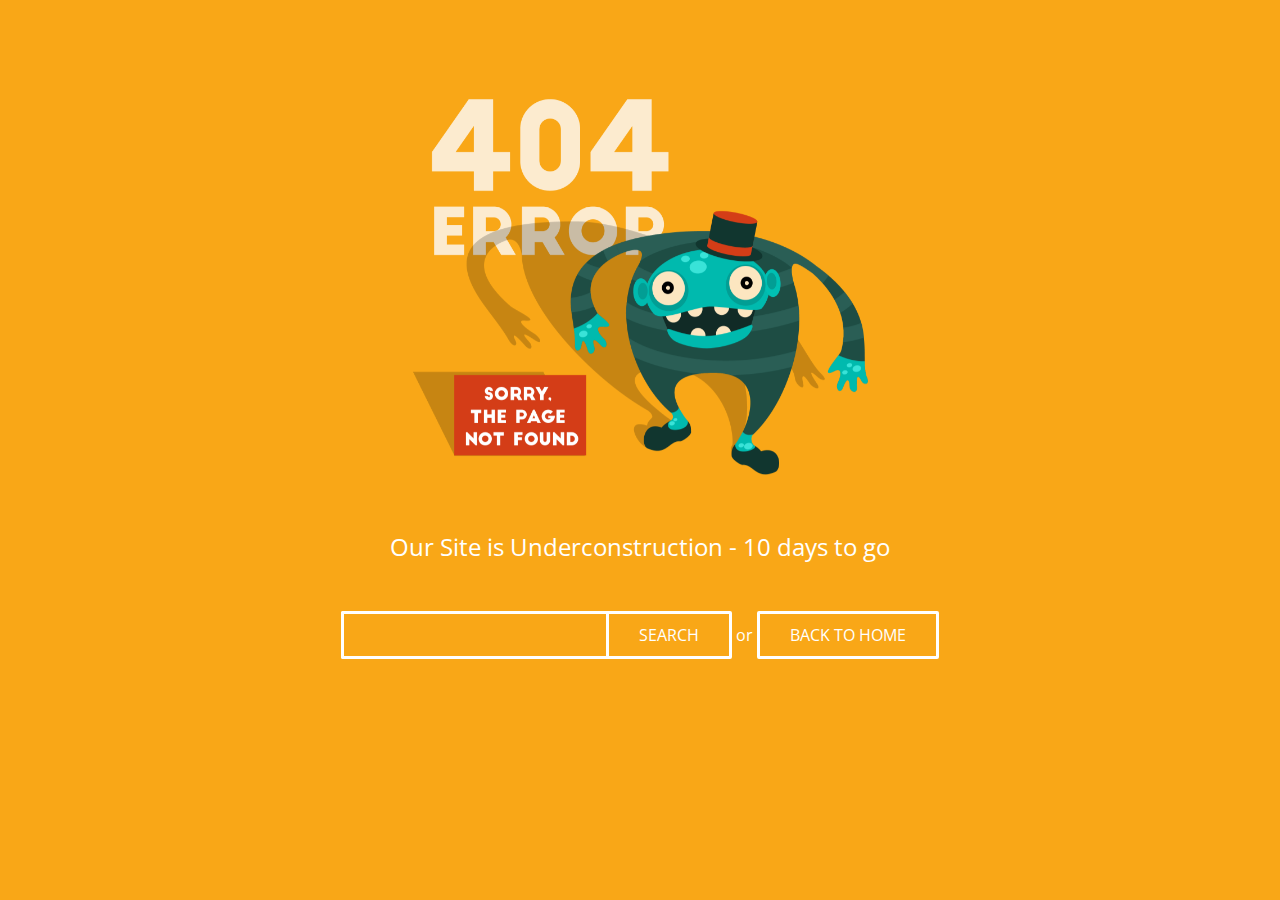
<file: files/extra-pages/404/2/index.htm>
﻿<!DOCTYPE html>
<html>
<head>
	<meta charset="utf-8">
	<title>Adminty - Premium Admin Template by Colorlib</title>
	<meta name="apple-mobile-web-app-capable" content="yes">
	<meta name="viewport" content="width=device-width, initial-scale=1, maximum-scale=1, user-scalable=no">
	<link rel="icon" href="images\favicon.ico" type="image/x-icon">
	<!-- Google font-->
    <link href="https://fonts.googleapis.com/css?family=Open+Sans:300,400,700" rel="stylesheet">
	<link rel="stylesheet" type="text/css" href="css\style.css">
</head>
<body>
	<div id="container" class="container">
		<ul id="scene" class="scene">
			<li class="layer" data-depth="1.00"><img src="images\404-01.png"></li>
			<li class="layer" data-depth="0.60"><img src="images\shadows-01.png"></li>
			<li class="layer" data-depth="0.20"><img src="images\monster-01.png"></li>
			<li class="layer" data-depth="0.40"><img src="images\text-01.png"></li>
			<li class="layer" data-depth="0.10"><img src="images\monster-eyes-01.png"></li>
		</ul>
		<h1>Our Site is Underconstruction - 10 days to go</h1>
		<input type="text" class="form-control"><a href="#" class="btn search">Search</a>
		<span>or</span>
		<a href="#" class="btn">Back to home</a>
	</div>
	<!-- Scripts -->
	<script src="js\parallax.js"></script>
	<script>
	// Pretty simple huh?
	var scene = document.getElementById('scene');
	var parallax = new Parallax(scene);
	</script>

</body>
</html>
</file>
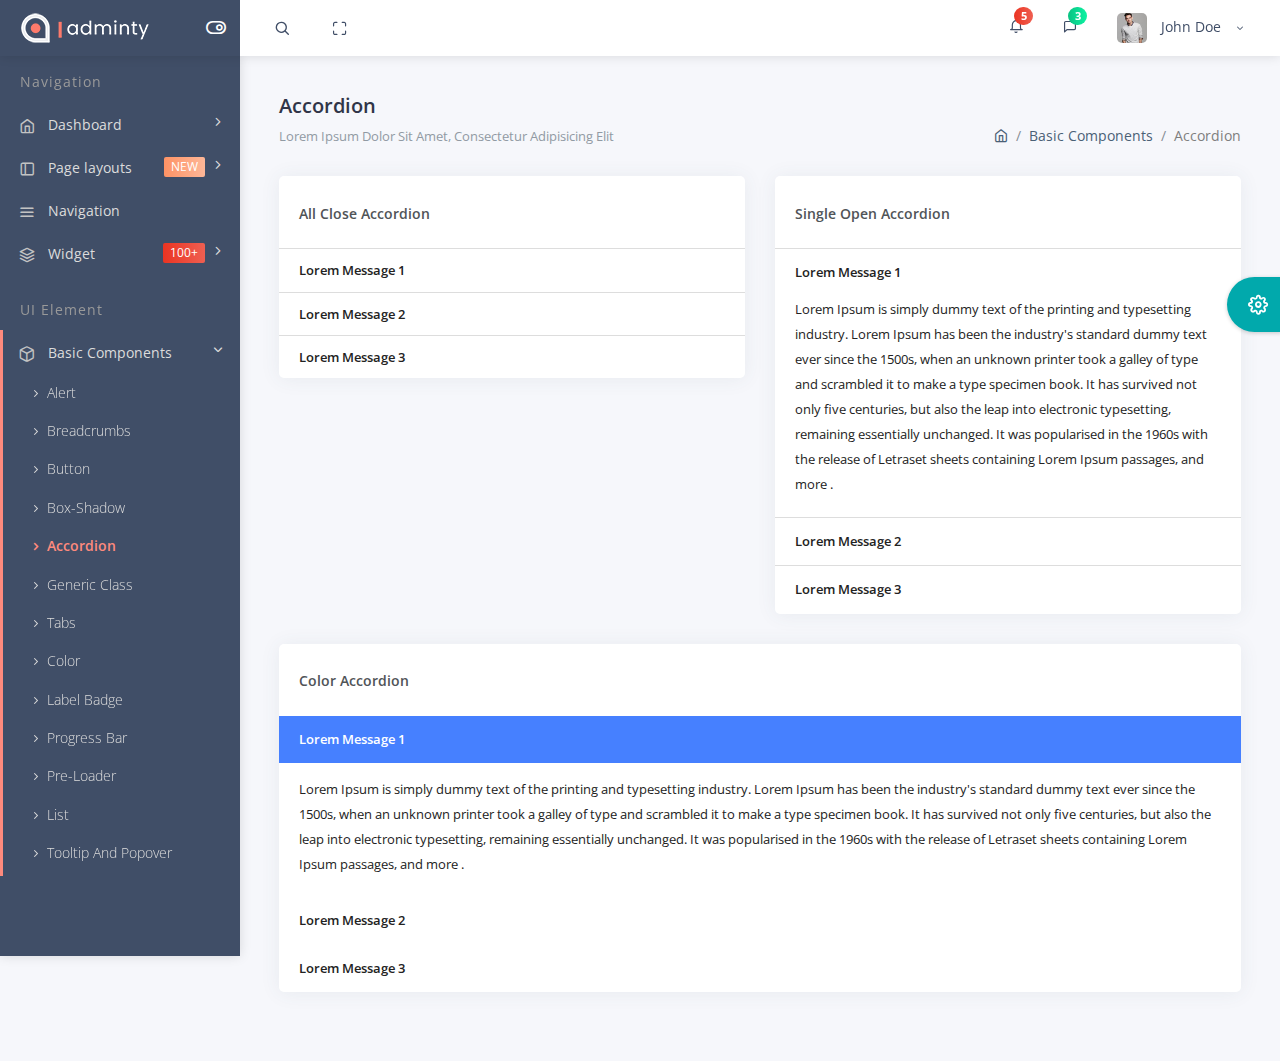
<file: accordion.htm>
﻿<!DOCTYPE html>
<html lang="en">

<head>
    <title>Adminty - Premium Admin Template by Colorlib </title>
    <!-- HTML5 Shim and Respond.js IE10 support of HTML5 elements and media queries -->
    <!-- WARNING: Respond.js doesn't work if you view the page via file:// -->
    <!--[if lt IE 10]>
    <script src="https://oss.maxcdn.com/libs/html5shiv/3.7.0/html5shiv.js"></script>
    <script src="https://oss.maxcdn.com/libs/respond.js/1.4.2/respond.min.js"></script>
    <![endif]-->
    <!-- Meta -->
    <meta charset="utf-8">
    <meta name="viewport" content="width=device-width, initial-scale=1.0, user-scalable=0, minimal-ui">
    <meta http-equiv="X-UA-Compatible" content="IE=edge">
    <meta name="description" content="#">
    <meta name="keywords" content="Admin , Responsive, Landing, Bootstrap, App, Template, Mobile, iOS, Android, apple, creative app">
    <meta name="author" content="#">
    <!-- Favicon icon -->
    <link rel="icon" href="..\files\assets\images\favicon.ico" type="image/x-icon">
    <!-- Google font-->
    <link href="https://fonts.googleapis.com/css?family=Open+Sans:400,600,800" rel="stylesheet">
    <!-- Required Fremwork -->
    <link rel="stylesheet" type="text/css" href="..\files\bower_components\bootstrap\css\bootstrap.min.css">
    <!-- themify-icons line icon -->
    <link rel="stylesheet" type="text/css" href="..\files\assets\icon\themify-icons\themify-icons.css">
    <!-- ico font -->
    <link rel="stylesheet" type="text/css" href="..\files\assets\icon\icofont\css\icofont.css">
    <!-- feather Awesome -->
    <link rel="stylesheet" type="text/css" href="..\files\assets\icon\feather\css\feather.css">
    <!-- Style.css -->
    <link rel="stylesheet" type="text/css" href="..\files\assets\css\style.css">
    <link rel="stylesheet" type="text/css" href="..\files\assets\css\jquery.mCustomScrollbar.css">
</head>

<body>
<!-- Pre-loader start -->
<div class="theme-loader">
    <div class="ball-scale">
        <div class='contain'>
            <div class="ring">
                <div class="frame"></div>
            </div>
            <div class="ring">
                <div class="frame"></div>
            </div>
            <div class="ring">
                <div class="frame"></div>
            </div>
            <div class="ring">
                <div class="frame"></div>
            </div>
            <div class="ring">
                <div class="frame"></div>
            </div>
            <div class="ring">
                <div class="frame"></div>
            </div>
            <div class="ring">
                <div class="frame"></div>
            </div>
            <div class="ring">
                <div class="frame"></div>
            </div>
            <div class="ring">
                <div class="frame"></div>
            </div>
            <div class="ring">
                <div class="frame"></div>
            </div>
        </div>
    </div>
</div>
<!-- Pre-loader end -->
<div id="pcoded" class="pcoded">
    <div class="pcoded-overlay-box"></div>
    <div class="pcoded-container navbar-wrapper">

        <nav class="navbar header-navbar pcoded-header">
            <div class="navbar-wrapper">

                <div class="navbar-logo">
                    <a class="mobile-menu" id="mobile-collapse" href="#!">
                        <i class="feather icon-menu"></i>
                    </a>
                    <a href="index-1.htm">
                        <img class="img-fluid" src="..\files\assets\images\logo.png" alt="Theme-Logo">
                    </a>
                    <a class="mobile-options">
                        <i class="feather icon-more-horizontal"></i>
                    </a>
                </div>

                <div class="navbar-container container-fluid">
                    <ul class="nav-left">
                        <li class="header-search">
                            <div class="main-search morphsearch-search">
                                <div class="input-group">
                                    <span class="input-group-addon search-close"><i class="feather icon-x"></i></span>
                                    <input type="text" class="form-control">
                                    <span class="input-group-addon search-btn"><i class="feather icon-search"></i></span>
                                </div>
                            </div>
                        </li>
                        <li>
                            <a href="#!" onclick="javascript:toggleFullScreen()">
                                <i class="feather icon-maximize full-screen"></i>
                            </a>
                        </li>
                    </ul>
                    <ul class="nav-right">
                        <li class="header-notification">
                            <div class="dropdown-primary dropdown">
                                <div class="dropdown-toggle" data-toggle="dropdown">
                                    <i class="feather icon-bell"></i>
                                    <span class="badge bg-c-pink">5</span>
                                </div>
                                <ul class="show-notification notification-view dropdown-menu" data-dropdown-in="fadeIn" data-dropdown-out="fadeOut">
                                    <li>
                                        <h6>Notifications</h6>
                                        <label class="label label-danger">New</label>
                                    </li>
                                    <li>
                                        <div class="media">
                                            <img class="d-flex align-self-center img-radius" src="..\files\assets\images\avatar-4.jpg" alt="Generic placeholder image">
                                            <div class="media-body">
                                                <h5 class="notification-user">John Doe</h5>
                                                <p class="notification-msg">Lorem ipsum dolor sit amet, consectetuer elit.</p>
                                                <span class="notification-time">30 minutes ago</span>
                                            </div>
                                        </div>
                                    </li>
                                    <li>
                                        <div class="media">
                                            <img class="d-flex align-self-center img-radius" src="..\files\assets\images\avatar-3.jpg" alt="Generic placeholder image">
                                            <div class="media-body">
                                                <h5 class="notification-user">Joseph William</h5>
                                                <p class="notification-msg">Lorem ipsum dolor sit amet, consectetuer elit.</p>
                                                <span class="notification-time">30 minutes ago</span>
                                            </div>
                                        </div>
                                    </li>
                                    <li>
                                        <div class="media">
                                            <img class="d-flex align-self-center img-radius" src="..\files\assets\images\avatar-4.jpg" alt="Generic placeholder image">
                                            <div class="media-body">
                                                <h5 class="notification-user">Sara Soudein</h5>
                                                <p class="notification-msg">Lorem ipsum dolor sit amet, consectetuer elit.</p>
                                                <span class="notification-time">30 minutes ago</span>
                                            </div>
                                        </div>
                                    </li>
                                </ul>
                            </div>
                        </li>
                        <li class="header-notification">
                            <div class="dropdown-primary dropdown">
                                <div class="displayChatbox dropdown-toggle" data-toggle="dropdown">
                                    <i class="feather icon-message-square"></i>
                                    <span class="badge bg-c-green">3</span>
                                </div>
                            </div>
                        </li>
                        <li class="user-profile header-notification">
                            <div class="dropdown-primary dropdown">
                                <div class="dropdown-toggle" data-toggle="dropdown">
                                    <img src="..\files\assets\images\avatar-4.jpg" class="img-radius" alt="User-Profile-Image">
                                    <span>John Doe</span>
                                    <i class="feather icon-chevron-down"></i>
                                </div>
                                <ul class="show-notification profile-notification dropdown-menu" data-dropdown-in="fadeIn" data-dropdown-out="fadeOut">
                                    <li>
                                        <a href="#!">
                                            <i class="feather icon-settings"></i> Settings
                                        </a>
                                    </li>
                                    <li>
                                        <a href="user-profile.htm">
                                            <i class="feather icon-user"></i> Profile
                                        </a>
                                    </li>
                                    <li>
                                        <a href="email-inbox.htm">
                                            <i class="feather icon-mail"></i> My Messages
                                        </a>
                                    </li>
                                    <li>
                                        <a href="auth-lock-screen.htm">
                                            <i class="feather icon-lock"></i> Lock Screen
                                        </a>
                                    </li>
                                    <li>
                                        <a href="auth-normal-sign-in.htm">
                                            <i class="feather icon-log-out"></i> Logout
                                        </a>
                                    </li>
                                </ul>

                            </div>
                        </li>
                    </ul>
                </div>
            </div>
        </nav>

        <!-- Sidebar chat start -->
        <div id="sidebar" class="users p-chat-user showChat">
            <div class="had-container">
                <div class="card card_main p-fixed users-main">
                    <div class="user-box">
                        <div class="chat-inner-header">
                            <div class="back_chatBox">
                                <div class="right-icon-control">
                                    <input type="text" class="form-control  search-text" placeholder="Search Friend" id="search-friends">
                                    <div class="form-icon">
                                        <i class="icofont icofont-search"></i>
                                    </div>
                                </div>
                            </div>
                        </div>
                        <div class="main-friend-list">
                            <div class="media userlist-box" data-id="1" data-status="online" data-username="Josephin Doe" data-toggle="tooltip" data-placement="left" title="Josephin Doe">
                                <a class="media-left" href="#!">
                                    <img class="media-object img-radius img-radius" src="..\files\assets\images\avatar-3.jpg" alt="Generic placeholder image ">
                                    <div class="live-status bg-success"></div>
                                </a>
                                <div class="media-body">
                                    <div class="f-13 chat-header">Josephin Doe</div>
                                </div>
                            </div>
                            <div class="media userlist-box" data-id="2" data-status="online" data-username="Lary Doe" data-toggle="tooltip" data-placement="left" title="Lary Doe">
                                <a class="media-left" href="#!">
                                    <img class="media-object img-radius" src="..\files\assets\images\avatar-2.jpg" alt="Generic placeholder image">
                                    <div class="live-status bg-success"></div>
                                </a>
                                <div class="media-body">
                                    <div class="f-13 chat-header">Lary Doe</div>
                                </div>
                            </div>
                            <div class="media userlist-box" data-id="3" data-status="online" data-username="Alice" data-toggle="tooltip" data-placement="left" title="Alice">
                                <a class="media-left" href="#!">
                                    <img class="media-object img-radius" src="..\files\assets\images\avatar-4.jpg" alt="Generic placeholder image">
                                    <div class="live-status bg-success"></div>
                                </a>
                                <div class="media-body">
                                    <div class="f-13 chat-header">Alice</div>
                                </div>
                            </div>
                            <div class="media userlist-box" data-id="4" data-status="online" data-username="Alia" data-toggle="tooltip" data-placement="left" title="Alia">
                                <a class="media-left" href="#!">
                                    <img class="media-object img-radius" src="..\files\assets\images\avatar-3.jpg" alt="Generic placeholder image">
                                    <div class="live-status bg-success"></div>
                                </a>
                                <div class="media-body">
                                    <div class="f-13 chat-header">Alia</div>
                                </div>
                            </div>
                            <div class="media userlist-box" data-id="5" data-status="online" data-username="Suzen" data-toggle="tooltip" data-placement="left" title="Suzen">
                                <a class="media-left" href="#!">
                                    <img class="media-object img-radius" src="..\files\assets\images\avatar-2.jpg" alt="Generic placeholder image">
                                    <div class="live-status bg-success"></div>
                                </a>
                                <div class="media-body">
                                    <div class="f-13 chat-header">Suzen</div>
                                </div>
                            </div>
                        </div>
                    </div>
                </div>
            </div>
        </div>
        <!-- Sidebar inner chat start-->
        <div class="showChat_inner">
            <div class="media chat-inner-header">
                <a class="back_chatBox">
                    <i class="feather icon-chevron-left"></i> Josephin Doe
                </a>
            </div>
            <div class="media chat-messages">
                <a class="media-left photo-table" href="#!">
                    <img class="media-object img-radius img-radius m-t-5" src="..\files\assets\images\avatar-3.jpg" alt="Generic placeholder image">
                </a>
                <div class="media-body chat-menu-content">
                    <div class="">
                        <p class="chat-cont">I'm just looking around. Will you tell me something about yourself?</p>
                        <p class="chat-time">8:20 a.m.</p>
                    </div>
                </div>
            </div>
            <div class="media chat-messages">
                <div class="media-body chat-menu-reply">
                    <div class="">
                        <p class="chat-cont">I'm just looking around. Will you tell me something about yourself?</p>
                        <p class="chat-time">8:20 a.m.</p>
                    </div>
                </div>
                <div class="media-right photo-table">
                    <a href="#!">
                        <img class="media-object img-radius img-radius m-t-5" src="..\files\assets\images\avatar-4.jpg" alt="Generic placeholder image">
                    </a>
                </div>
            </div>
            <div class="chat-reply-box p-b-20">
                <div class="right-icon-control">
                    <input type="text" class="form-control search-text" placeholder="Share Your Thoughts">
                    <div class="form-icon">
                        <i class="feather icon-navigation"></i>
                    </div>
                </div>
            </div>
        </div>
        <!-- Sidebar inner chat end-->
        <div class="pcoded-main-container">
            <div class="pcoded-wrapper">
                <nav class="pcoded-navbar">
                    <div class="pcoded-inner-navbar main-menu">
                        <div class="pcoded-navigatio-lavel">Navigation</div>
                        <ul class="pcoded-item pcoded-left-item">
                            <li class="pcoded-hasmenu">
                                <a href="javascript:void(0)">
                                    <span class="pcoded-micon"><i class="feather icon-home"></i></span>
                                    <span class="pcoded-mtext">Dashboard</span>
                                </a>
                                <ul class="pcoded-submenu">
                                    <li class="">
                                        <a href="index-1.htm">
                                            <span class="pcoded-mtext">Default</span>
                                        </a>
                                    </li>
                                    <li class="">
                                        <a href="dashboard-crm.htm">
                                            <span class="pcoded-mtext">CRM</span>
                                        </a>
                                    </li>
                                    <li class=" ">
                                        <a href="dashboard-analytics.htm">
                                            <span class="pcoded-mtext">Analytics</span>
                                            <span class="pcoded-badge label label-info ">NEW</span>
                                        </a>
                                    </li>
                                </ul>
                            </li>
                            <li class="pcoded-hasmenu">
                                <a href="javascript:void(0)">
                                    <span class="pcoded-micon"><i class="feather icon-sidebar"></i></span>
                                    <span class="pcoded-mtext">Page layouts</span>
                                    <span class="pcoded-badge label label-warning">NEW</span>
                                </a>
                                <ul class="pcoded-submenu">
                                    <li class=" pcoded-hasmenu">
                                        <a href="javascript:void(0)">
                                            <span class="pcoded-mtext">Vertical</span>
                                        </a>
                                        <ul class="pcoded-submenu">
                                            <li class=" ">
                                                <a href="menu-static.htm">
                                                    <span class="pcoded-mtext">Static Layout</span>
                                                </a>
                                            </li>
                                            <li class=" ">
                                                <a href="menu-header-fixed.htm">
                                                    <span class="pcoded-mtext">Header Fixed</span>
                                                </a>
                                            </li>
                                            <li class=" ">
                                                <a href="menu-compact.htm">
                                                    <span class="pcoded-mtext">Compact</span>
                                                </a>
                                            </li>
                                            <li class=" ">
                                                <a href="menu-sidebar.htm">
                                                    <span class="pcoded-mtext">Sidebar Fixed</span>
                                                </a>
                                            </li>

                                        </ul>
                                    </li>
                                    <li class=" pcoded-hasmenu">
                                        <a href="javascript:void(0)">
                                            <span class="pcoded-mtext">Horizontal</span>
                                        </a>
                                        <ul class="pcoded-submenu">
                                            <li class=" ">
                                                <a href="menu-horizontal-static.htm" target="_blank">
                                                    <span class="pcoded-mtext">Static Layout</span>
                                                </a>
                                            </li>
                                            <li class=" ">
                                                <a href="menu-horizontal-fixed.htm" target="_blank">
                                                    <span class="pcoded-mtext">Fixed layout</span>
                                                </a>
                                            </li>
                                            <li class=" ">
                                                <a href="menu-horizontal-icon.htm" target="_blank">
                                                    <span class="pcoded-mtext">Static With Icon</span>
                                                </a>
                                            </li>
                                            <li class=" ">
                                                <a href="menu-horizontal-icon-fixed.htm" target="_blank">
                                                    <span class="pcoded-mtext">Fixed With Icon</span>
                                                </a>
                                            </li>
                                        </ul>
                                    </li>
                                    <li class=" ">
                                        <a href="menu-bottom.htm">
                                            <span class="pcoded-mtext">Bottom Menu</span>
                                        </a>
                                    </li>
                                    <li class=" ">
                                        <a href="box-layout.htm" target="_blank">
                                            <span class="pcoded-mtext">Box Layout</span>
                                        </a>
                                    </li>
                                    <li class=" ">
                                        <a href="menu-rtl.htm" target="_blank">
                                            <span class="pcoded-mtext">RTL</span>
                                        </a>
                                    </li>
                                </ul>
                            </li>
                            <li class="">
                                <a href="navbar-light.htm">
                                    <span class="pcoded-micon"><i class="feather icon-menu"></i></span>
                                    <span class="pcoded-mtext">Navigation</span>
                                </a>
                            </li>
                            <li class="pcoded-hasmenu">
                                <a href="javascript:void(0)">
                                    <span class="pcoded-micon"><i class="feather icon-layers"></i></span>
                                    <span class="pcoded-mtext">Widget</span>
                                    <span class="pcoded-badge label label-danger">100+</span>
                                </a>
                                <ul class="pcoded-submenu">
                                    <li class="">
                                        <a href="widget-statistic.htm">
                                            <span class="pcoded-mtext">Statistic</span>
                                        </a>
                                    </li>
                                    <li class=" ">
                                        <a href="widget-data.htm">
                                            <span class="pcoded-mtext">Data</span>
                                        </a>
                                    </li>
                                    <li class="">
                                        <a href="widget-chart.htm">
                                            <span class="pcoded-mtext">Chart Widget</span>
                                        </a>
                                    </li>

                                </ul>
                            </li>
                        </ul>
                        <div class="pcoded-navigatio-lavel">UI Element</div>
                        <ul class="pcoded-item pcoded-left-item">
                            <li class="pcoded-hasmenu pcoded-trigger">
                                <a href="javascript:void(0)">
                                    <span class="pcoded-micon"><i class="feather icon-box"></i></span>
                                    <span class="pcoded-mtext">Basic Components</span>
                                </a>
                                <ul class="pcoded-submenu">
                                    <li class=" ">
                                        <a href="alert.htm">
                                            <span class="pcoded-mtext">Alert</span>
                                        </a>
                                    </li>
                                    <li class=" ">
                                        <a href="breadcrumb.htm">
                                            <span class="pcoded-mtext">Breadcrumbs</span>
                                        </a>
                                    </li>
                                    <li class=" ">
                                        <a href="button.htm">
                                            <span class="pcoded-mtext">Button</span>
                                        </a>
                                    </li>
                                    <li class=" ">
                                        <a href="box-shadow.htm">
                                            <span class="pcoded-mtext">Box-Shadow</span>
                                        </a>
                                    </li>
                                    <li class="active">
                                        <a href="accordion.htm">
                                            <span class="pcoded-mtext">Accordion</span>
                                        </a>
                                    </li>
                                    <li class=" ">
                                        <a href="generic-class.htm">
                                            <span class="pcoded-mtext">Generic Class</span>
                                        </a>
                                    </li>
                                    <li class=" ">
                                        <a href="tabs.htm">
                                            <span class="pcoded-mtext">Tabs</span>
                                        </a>
                                    </li>
                                    <li class=" ">
                                        <a href="color.htm">
                                            <span class="pcoded-mtext">Color</span>
                                        </a>
                                    </li>
                                    <li class=" ">
                                        <a href="label-badge.htm">
                                            <span class="pcoded-mtext">Label Badge</span>
                                        </a>
                                    </li>
                                    <li class=" ">
                                        <a href="progress-bar.htm">
                                            <span class="pcoded-mtext">Progress Bar</span>
                                        </a>
                                    </li>
                                    <li class=" ">
                                        <a href="preloader.htm">
                                            <span class="pcoded-mtext">Pre-Loader</span>
                                        </a>
                                    </li>
                                    <li class=" ">
                                        <a href="list.htm">
                                            <span class="pcoded-mtext">List</span>
                                        </a>
                                    </li>
                                    <li class=" ">
                                        <a href="tooltip.htm">
                                            <span class="pcoded-mtext">Tooltip And Popover</span>
                                        </a>
                                    </li>
                                    <li class=" ">
                                        <a href="typography.htm">
                                            <span class="pcoded-mtext">Typography</span>
                                        </a>
                                    </li>
                                    <li class=" ">
                                        <a href="other.htm">
                                            <span class="pcoded-mtext">Other</span>
                                        </a>
                                    </li>
                                </ul>
                            </li>
                            <li class="pcoded-hasmenu">
                                <a href="javascript:void(0)">
                                    <span class="pcoded-micon"><i class="feather icon-gitlab"></i></span>
                                    <span class="pcoded-mtext">Advance Components</span>
                                </a>
                                <ul class="pcoded-submenu">
                                    <li class=" ">
                                        <a href="draggable.htm">
                                            <span class="pcoded-mtext">Draggable</span>
                                        </a>
                                    </li>
                                    <li class=" ">
                                        <a href="bs-grid.htm">
                                            <span class="pcoded-mtext">Grid Stack</span>
                                        </a>
                                    </li>
                                    <li class=" ">
                                        <a href="light-box.htm">
                                            <span class="pcoded-mtext">Light Box</span>
                                        </a>
                                    </li>
                                    <li class=" ">
                                        <a href="modal.htm">
                                            <span class="pcoded-mtext">Modal</span>
                                        </a>
                                    </li>
                                    <li class=" ">
                                        <a href="notification.htm">
                                            <span class="pcoded-mtext">Notifications</span>
                                        </a>
                                    </li>
                                    <li class=" ">
                                        <a href="notify.htm">
                                            <span class="pcoded-mtext">PNOTIFY</span>
                                            <span class="pcoded-badge label label-info">NEW</span>
                                        </a>
                                    </li>
                                    <li class=" ">
                                        <a href="rating.htm">
                                            <span class="pcoded-mtext">Rating</span>
                                        </a>
                                    </li>
                                    <li class=" ">
                                        <a href="range-slider.htm">
                                            <span class="pcoded-mtext">Range Slider</span>
                                        </a>
                                    </li>
                                    <li class=" ">
                                        <a href="slider.htm">
                                            <span class="pcoded-mtext">Slider</span>
                                        </a>
                                    </li>
                                    <li class=" ">
                                        <a href="syntax-highlighter.htm">
                                            <span class="pcoded-mtext">Syntax Highlighter</span>
                                        </a>
                                    </li>
                                    <li class=" ">
                                        <a href="tour.htm">
                                            <span class="pcoded-mtext">Tour</span>
                                        </a>
                                    </li>
                                    <li class=" ">
                                        <a href="treeview.htm">
                                            <span class="pcoded-mtext">Tree View</span>
                                        </a>
                                    </li>
                                    <li class=" ">
                                        <a href="nestable.htm">
                                            <span class="pcoded-mtext">Nestable</span>
                                        </a>
                                    </li>
                                    <li class=" ">
                                        <a href="toolbar.htm">
                                            <span class="pcoded-mtext">Toolbar</span>
                                        </a>
                                    </li>
                                    <li class=" ">
                                        <a href="x-editable.htm">
                                            <span class="pcoded-mtext">X-Editable</span>
                                        </a>
                                    </li>
                                </ul>
                            </li>
                            <li class="pcoded-hasmenu">
                                <a href="javascript:void(0)">
                                    <span class="pcoded-micon"><i class="feather icon-package"></i></span>
                                    <span class="pcoded-mtext">Extra Components</span>
                                </a>
                                <ul class="pcoded-submenu">
                                    <li class=" ">
                                        <a href="session-timeout.htm">
                                            <span class="pcoded-mtext">Session Timeout</span>
                                        </a>
                                    </li>
                                    <li class=" ">
                                        <a href="session-idle-timeout.htm">
                                            <span class="pcoded-mtext">Session Idle Timeout</span>
                                        </a>
                                    </li>
                                    <li class=" ">
                                        <a href="offline.htm">
                                            <span class="pcoded-mtext">Offline</span>
                                        </a>
                                    </li>

                                </ul>
                            </li>
                            <li class=" ">
                                <a href="animation.htm">
                                    <span class="pcoded-micon"><i class="feather icon-aperture rotate-refresh"></i><b>A</b></span>
                                    <span class="pcoded-mtext">Animations</span>
                                </a>
                            </li>
                            <li class=" ">
                                <a href="sticky.htm">
                                    <span class="pcoded-micon"><i class="feather icon-cpu"></i></span>
                                    <span class="pcoded-mtext">Sticky Notes</span>
                                    <span class="pcoded-badge label label-danger">HOT</span>
                                </a>
                            </li>
                            <li class="pcoded-hasmenu">
                                <a href="javascript:void(0)">
                                    <span class="pcoded-micon"><i class="feather icon-command"></i></span>
                                    <span class="pcoded-mtext">Icons</span>
                                </a>
                                <ul class="pcoded-submenu">
                                    <li class=" ">
                                        <a href="icon-font-awesome.htm">
                                            <span class="pcoded-mtext">Font Awesome</span>
                                        </a>
                                    </li>
                                    <li class=" ">
                                        <a href="icon-themify.htm">
                                            <span class="pcoded-mtext">Themify</span>
                                        </a>
                                    </li>
                                    <li class=" ">
                                        <a href="icon-simple-line.htm">
                                            <span class="pcoded-mtext">Simple Line Icon</span>
                                        </a>
                                    </li>
                                    <li class=" ">
                                        <a href="icon-ion.htm">
                                            <span class="pcoded-mtext">Ion Icon</span>
                                        </a>
                                    </li>
                                    <li class=" ">
                                        <a href="icon-material-design.htm">
                                            <span class="pcoded-mtext">Material Design</span>
                                        </a>
                                    </li>
                                    <li class=" ">
                                        <a href="icon-icofonts.htm">
                                            <span class="pcoded-mtext">Ico Fonts</span>
                                        </a>
                                    </li>
                                    <li class=" ">
                                        <a href="icon-weather.htm">
                                            <span class="pcoded-mtext">Weather Icon</span>
                                        </a>
                                    </li>
                                    <li class=" ">
                                        <a href="icon-typicons.htm">
                                            <span class="pcoded-mtext">Typicons</span>
                                        </a>
                                    </li>
                                    <li class=" ">
                                        <a href="icon-flags.htm">
                                            <span class="pcoded-mtext">Flags</span>
                                        </a>
                                    </li>
                                </ul>
                            </li>
                        </ul>
                        <div class="pcoded-navigatio-lavel">Forms</div>
                        <ul class="pcoded-item pcoded-left-item">
                            <li class="pcoded-hasmenu">
                                <a href="javascript:void(0)">
                                    <span class="pcoded-micon"><i class="feather icon-clipboard"></i></span>
                                    <span class="pcoded-mtext">Form Components</span>
                                </a>
                                <ul class="pcoded-submenu">
                                    <li class=" ">
                                        <a href="form-elements-component.htm">
                                            <span class="pcoded-mtext">Form Components</span>
                                        </a>
                                    </li>
                                    <li class=" ">
                                        <a href="form-elements-add-on.htm">
                                            <span class="pcoded-mtext">Form-Elements-Add-On</span>
                                        </a>
                                    </li>
                                    <li class=" ">
                                        <a href="form-elements-advance.htm">
                                            <span class="pcoded-mtext">Form-Elements-Advance</span>
                                        </a>
                                    </li>
                                    <li class=" ">
                                        <a href="form-validation.htm">
                                            <span class="pcoded-mtext">Form Validation</span>
                                        </a>
                                    </li>
                                </ul>
                            </li>
                            <li class=" ">
                                <a href="form-picker.htm">
                                    <span class="pcoded-micon"><i class="feather icon-edit-1"></i></span>
                                    <span class="pcoded-mtext">Form Picker</span>
                                    <span class="pcoded-badge label label-warning">NEW</span>
                                </a>
                            </li>
                            <li class=" ">
                                <a href="form-select.htm">
                                    <span class="pcoded-micon"><i class="feather icon-feather"></i></span>
                                    <span class="pcoded-mtext">Form Select</span>
                                </a>
                            </li>
                            <li class=" ">
                                <a href="form-masking.htm">
                                    <span class="pcoded-micon"><i class="feather icon-shield"></i></span>
                                    <span class="pcoded-mtext">Form Masking</span>
                                </a>
                            </li>
                            <li class=" ">
                                <a href="form-wizard.htm">
                                    <span class="pcoded-micon"><i class="feather icon-tv"></i></span>
                                    <span class="pcoded-mtext">Form Wizard</span>
                                </a>
                            </li>
                            <li class="pcoded-hasmenu">
                                <a href="javascript:void(0)">
                                    <span class="pcoded-micon"><i class="feather icon-book"></i></span>
                                    <span class="pcoded-mtext">Ready To Use</span>
                                    <span class="pcoded-badge label label-danger">HOT</span>
                                </a>
                                <ul class="pcoded-submenu">
                                    <li class=" ">
                                        <a href="ready-cloned-elements-form.htm">
                                            <span class="pcoded-mtext">Cloned Elements Form</span>
                                        </a>
                                    </li>
                                    <li class=" ">
                                        <a href="ready-currency-form.htm">
                                            <span class="pcoded-mtext">Currency Form</span>
                                        </a>
                                    </li>
                                    <li class=" ">
                                        <a href="ready-form-booking.htm">
                                            <span class="pcoded-mtext">Booking Form</span>
                                        </a>
                                    </li>
                                    <li class=" ">
                                        <a href="ready-form-booking-multi-steps.htm">
                                            <span class="pcoded-mtext">Booking Multi Steps Form</span>
                                        </a>
                                    </li>
                                    <li class=" ">
                                        <a href="ready-form-comment.htm">
                                            <span class="pcoded-mtext">Comment Form</span>
                                        </a>
                                    </li>
                                    <li class=" ">
                                        <a href="ready-form-contact.htm">
                                            <span class="pcoded-mtext">Contact Form</span>
                                        </a>
                                    </li>
                                    <li class=" ">
                                        <a href="ready-job-application-form.htm">
                                            <span class="pcoded-mtext">Job Application Form</span>
                                        </a>
                                    </li>
                                    <li class=" ">
                                        <a href="ready-js-addition-form.htm">
                                            <span class="pcoded-mtext">JS Addition Form</span>
                                        </a>
                                    </li>
                                    <li class=" ">
                                        <a href="ready-login-form.htm">
                                            <span class="pcoded-mtext">Login Form</span>
                                        </a>
                                    </li>
                                    <li class=" ">
                                        <a href="ready-popup-modal-form.htm" target="_blank">
                                            <span class="pcoded-mtext">Popup Modal Form</span>
                                        </a>
                                    </li>
                                    <li class=" ">
                                        <a href="ready-registration-form.htm">
                                            <span class="pcoded-mtext">Registration Form</span>
                                        </a>
                                    </li>
                                    <li class=" ">
                                        <a href="ready-review-form.htm">
                                            <span class="pcoded-mtext">Review Form</span>
                                        </a>
                                    </li>
                                    <li class=" ">
                                        <a href="ready-subscribe-form.htm">
                                            <span class="pcoded-mtext">Subscribe Form</span>
                                        </a>
                                    </li>
                                    <li class=" ">
                                        <a href="ready-suggestion-form.htm">
                                            <span class="pcoded-mtext">Suggestion Form</span>
                                        </a>
                                    </li>
                                    <li class=" ">
                                        <a href="ready-tabs-form.htm">
                                            <span class="pcoded-mtext">Tabs Form</span>
                                        </a>
                                    </li>
                                </ul>
                            </li>
                        </ul>
                        <div class="pcoded-navigatio-lavel">Tables</div>
                        <ul class="pcoded-item pcoded-left-item">
                            <li class="pcoded-hasmenu">
                                <a href="javascript:void(0)">
                                    <span class="pcoded-micon"><i class="feather icon-credit-card"></i></span>
                                    <span class="pcoded-mtext">Bootstrap Table</span>
                                </a>
                                <ul class="pcoded-submenu">
                                    <li class=" ">
                                        <a href="bs-basic-table.htm">
                                            <span class="pcoded-mtext">Basic Table</span>
                                        </a>
                                    </li>
                                    <li class=" ">
                                        <a href="bs-table-sizing.htm">
                                            <span class="pcoded-mtext">Sizing Table</span>
                                        </a>
                                    </li>
                                    <li class=" ">
                                        <a href="bs-table-border.htm">
                                            <span class="pcoded-mtext">Border Table</span>
                                        </a>
                                    </li>
                                    <li class=" ">
                                        <a href="bs-table-styling.htm">
                                            <span class="pcoded-mtext">Styling Table</span>
                                        </a>
                                    </li>
                                </ul>
                            </li>
                            <li class="pcoded-hasmenu">
                                <a href="javascript:void(0)">
                                    <span class="pcoded-micon"><i class="feather icon-inbox"></i></span>
                                    <span class="pcoded-mtext">Data Table</span>
                                    <span class="pcoded-mcaret"></span>
                                </a>
                                <ul class="pcoded-submenu">
                                    <li class=" ">
                                        <a href="dt-basic.htm">
                                            <span class="pcoded-mtext">Basic Initialization</span>
                                        </a>
                                    </li>
                                    <li class=" ">
                                        <a href="dt-advance.htm">
                                            <span class="pcoded-mtext">Advance Initialization</span>
                                        </a>
                                    </li>
                                    <li class=" ">
                                        <a href="dt-styling.htm">
                                            <span class="pcoded-mtext">Styling</span>
                                        </a>
                                    </li>
                                    <li class=" ">
                                        <a href="dt-api.htm">
                                            <span class="pcoded-mtext">API</span>
                                        </a>
                                    </li>
                                    <li class=" ">
                                        <a href="dt-ajax.htm">
                                            <span class="pcoded-mtext">Ajax</span>
                                        </a>
                                    </li>
                                    <li class=" ">
                                        <a href="dt-server-side.htm">
                                            <span class="pcoded-mtext">Server Side</span>
                                        </a>
                                    </li>
                                    <li class=" ">
                                        <a href="dt-plugin.htm">
                                            <span class="pcoded-mtext">Plug-In</span>
                                        </a>
                                    </li>
                                    <li class=" ">
                                        <a href="dt-data-sources.htm">
                                            <span class="pcoded-mtext">Data Sources</span>
                                        </a>
                                    </li>

                                </ul>
                            </li>
                            <li class="pcoded-hasmenu">
                                <a href="javascript:void(0)">
                                    <span class="pcoded-micon"><i class="feather icon-server"></i></span>
                                    <span class="pcoded-mtext">Data Table Extensions</span>
                                </a>
                                <ul class="pcoded-submenu">
                                    <li class=" ">
                                        <a href="dt-ext-autofill.htm">
                                            <span class="pcoded-mtext">AutoFill</span>
                                        </a>
                                    </li>
                                    <li class="pcoded-hasmenu">
                                        <a href="javascript:void(0)">
                                            <span class="pcoded-mtext">Button</span>
                                        </a>
                                        <ul class="pcoded-submenu">
                                            <li class=" ">
                                                <a href="dt-ext-basic-buttons.htm">
                                                    <span class="pcoded-mtext">Basic Button</span>
                                                </a>
                                            </li>
                                            <li class=" ">
                                                <a href="dt-ext-buttons-html-5-data-export.htm">
                                                    <span class="pcoded-mtext">Html-5 Data Export</span>
                                                </a>
                                            </li>
                                        </ul>
                                    </li>
                                    <li class=" ">
                                        <a href="dt-ext-col-reorder.htm">
                                            <span class="pcoded-mtext">Col Reorder</span>
                                        </a>
                                    </li>
                                    <li class=" ">
                                        <a href="dt-ext-fixed-columns.htm">
                                            <span class="pcoded-mtext">Fixed Columns</span>
                                        </a>
                                    </li>
                                    <li class=" ">
                                        <a href="dt-ext-fixed-header.htm">
                                            <span class="pcoded-mtext">Fixed Header</span>
                                        </a>
                                    </li>
                                    <li class=" ">
                                        <a href="dt-ext-key-table.htm">
                                            <span class="pcoded-mtext">Key Table</span>
                                        </a>
                                    </li>
                                    <li class=" ">
                                        <a href="dt-ext-responsive.htm">
                                            <span class="pcoded-mtext">Responsive</span>
                                        </a>
                                    </li>
                                    <li class=" ">
                                        <a href="dt-ext-row-reorder.htm">
                                            <span class="pcoded-mtext">Row Reorder</span>
                                        </a>
                                    </li>
                                    <li class=" ">
                                        <a href="dt-ext-scroller.htm">
                                            <span class="pcoded-mtext">Scroller</span>
                                        </a>
                                    </li>
                                    <li class=" ">
                                        <a href="dt-ext-select.htm">
                                            <span class="pcoded-mtext">Select Table</span>
                                        </a>
                                    </li>
                                </ul>
                            </li>
                            <li class=" ">
                                <a href="foo-table.htm">
                                    <span class="pcoded-micon"><i class="feather icon-hash"></i></span>
                                    <span class="pcoded-mtext">FooTable</span>
                                </a>
                            </li>
                            <li class="pcoded-hasmenu ">
                                <a href="javascript:void(0)">
                                    <span class="pcoded-micon"><i class="feather icon-airplay"></i></span>
                                    <span class="pcoded-mtext">Handson Table</span>
                                </a>
                                <ul class="pcoded-submenu">
                                    <li class="">
                                        <a href="handson-appearance.htm">
                                            <span class="pcoded-mtext">Appearance</span>
                                        </a>
                                    </li>
                                    <li class="">
                                        <a href="handson-data-operation.htm">
                                            <span class="pcoded-mtext">Data Operation</span>
                                        </a>
                                    </li>
                                    <li class="">
                                        <a href="handson-rows-cols.htm">
                                            <span class="pcoded-mtext">Rows Columns</span>
                                        </a>
                                    </li>
                                    <li class="">
                                        <a href="handson-columns-only.htm">
                                            <span class="pcoded-mtext">Columns Only</span>
                                        </a>
                                    </li>
                                    <li class="">
                                        <a href="handson-cell-features.htm">
                                            <span class="pcoded-mtext">Cell Features</span>
                                        </a>
                                    </li>
                                    <li class="">
                                        <a href="handson-cell-types.htm">
                                            <span class="pcoded-mtext">Cell Types</span>
                                        </a>
                                    </li>
                                    <li class="">
                                        <a href="handson-integrations.htm">
                                            <span class="pcoded-mtext">Integrations</span>
                                        </a>
                                    </li>
                                    <li class="">
                                        <a href="handson-rows-only.htm">
                                            <span class="pcoded-mtext">Rows Only</span>
                                        </a>
                                    </li>
                                    <li class="">
                                        <a href="handson-utilities.htm">
                                            <span class="pcoded-mtext">Utilities</span>
                                        </a>
                                    </li>
                                </ul>
                            </li>
                            <li class="">
                                <a href="editable-table.htm">
                                    <span class="pcoded-micon"><i class="feather icon-edit"></i></span>
                                    <span class="pcoded-mtext">Editable Table</span>
                                </a>
                            </li>
                        </ul>
                        <div class="pcoded-navigatio-lavel">Chart And Maps</div>
                        <ul class="pcoded-item pcoded-left-item">
                            <li class="pcoded-hasmenu ">
                                <a href="javascript:void(0)">
                                    <span class="pcoded-micon"><i class="feather icon-pie-chart"></i></span>
                                    <span class="pcoded-mtext">Charts</span>
                                </a>
                                <ul class="pcoded-submenu">
                                    <li class="">
                                        <a href="chart-google.htm">
                                            <span class="pcoded-mtext">Google Chart</span>
                                        </a>
                                    </li>
                                    <li class="">
                                        <a href="chart-echart.htm">
                                            <span class="pcoded-mtext">Echarts</span>
                                        </a>
                                    </li>
                                    <li class="">
                                        <a href="chart-chartjs.htm">
                                            <span class="pcoded-mtext">ChartJs</span>
                                        </a>
                                    </li>
                                    <li class="">
                                        <a href="chart-list.htm">
                                            <span class="pcoded-mtext">List Chart</span>
                                        </a>
                                    </li>
                                    <li class="">
                                        <a href="chart-float.htm">
                                            <span class="pcoded-mtext">Float Chart</span>
                                        </a>
                                    </li>
                                    <li class="">
                                        <a href="chart-knob.htm">
                                            <span class="pcoded-mtext">Knob chart</span>
                                        </a>
                                    </li>
                                    <li class="">
                                        <a href="chart-morris.htm">
                                            <span class="pcoded-mtext">Morris Chart</span>
                                        </a>
                                    </li>
                                    <li class="">
                                        <a href="chart-nvd3.htm">
                                            <span class="pcoded-mtext">Nvd3 Chart</span>
                                        </a>
                                    </li>
                                    <li class="">
                                        <a href="chart-peity.htm">
                                            <span class="pcoded-mtext">Peity Chart</span>
                                        </a>
                                    </li>
                                    <li class="">
                                        <a href="chart-radial.htm">
                                            <span class="pcoded-mtext">Radial Chart</span>
                                        </a>
                                    </li>
                                    <li class="">
                                        <a href="chart-rickshaw.htm">
                                            <span class="pcoded-mtext">Rickshaw Chart</span>
                                        </a>
                                    </li>
                                    <li class="">
                                        <a href="chart-sparkline.htm">
                                            <span class="pcoded-mtext">Sparkline Chart</span>
                                        </a>
                                    </li>
                                    <li class="">
                                        <a href="chart-c3.htm">
                                            <span class="pcoded-mtext">C3 Chart</span>
                                        </a>
                                    </li>
                                </ul>
                            </li>
                            <li class="pcoded-hasmenu ">
                                <a href="javascript:void(0)">
                                    <span class="pcoded-micon"><i class="feather icon-map"></i></span>
                                    <span class="pcoded-mtext">Maps</span>
                                </a>
                                <ul class="pcoded-submenu">
                                    <li class="">
                                        <a href="map-google.htm">
                                            <span class="pcoded-mtext">Google Maps</span>
                                        </a>
                                    </li>
                                    <li class="">
                                        <a href="map-vector.htm">
                                            <span class="pcoded-mtext">Vector Maps</span>
                                        </a>
                                    </li>
                                    <li class="">
                                        <a href="map-api.htm">
                                            <span class="pcoded-mtext">Google Map Search API</span>
                                        </a>
                                    </li>
                                    <li class="">
                                        <a href="location.htm">
                                            <span class="pcoded-mtext">Location</span>
                                        </a>
                                    </li>
                                </ul>
                            </li>
                            <li class="">
                                <a href="..\files\extra-pages\landingpage\index.htm" target="_blank">
                                    <span class="pcoded-micon"><i class="feather icon-navigation-2"></i></span>
                                    <span class="pcoded-mtext">Landing Page</span>
                                </a>
                            </li>
                        </ul>
                        <div class="pcoded-navigatio-lavel">Pages</div>
                        <ul class="pcoded-item pcoded-left-item">
                            <li class="pcoded-hasmenu ">
                                <a href="javascript:void(0)">
                                    <span class="pcoded-micon"><i class="feather icon-unlock"></i></span>
                                    <span class="pcoded-mtext">Authentication</span>
                                </a>
                                <ul class="pcoded-submenu">
                                    <li class="">
                                        <a href="auth-normal-sign-in.htm" target="_blank">
                                            <span class="pcoded-mtext">Login With BG Image</span>
                                        </a>
                                    </li>
                                    <li class="">
                                        <a href="auth-sign-in-social.htm" target="_blank">
                                            <span class="pcoded-mtext">Login With Social Icon</span>
                                        </a>
                                    </li>
                                    <li class="">
                                        <a href="auth-sign-in-social-header-footer.htm" target="_blank">
                                            <span class="pcoded-mtext">Login Social With Header And Footer</span>
                                        </a>
                                    </li>
                                    <li class="">
                                        <a href="auth-normal-sign-in-header-footer.htm" target="_blank">
                                            <span class="pcoded-mtext">Login With Header And Footer</span>
                                        </a>
                                    </li>
                                    <li class="">
                                        <a href="auth-sign-up.htm" target="_blank">
                                            <span class="pcoded-mtext">Registration BG Image</span>
                                        </a>
                                    </li>
                                    <li class="">
                                        <a href="auth-sign-up-social.htm" target="_blank">
                                            <span class="pcoded-mtext">Registration Social Icon</span>
                                        </a>
                                    </li>
                                    <li class="">
                                        <a href="auth-sign-up-social-header-footer.htm" target="_blank">
                                            <span class="pcoded-mtext">Registration Social With Header And Footer</span>
                                        </a>
                                    </li>
                                    <li class="">
                                        <a href="auth-sign-up-header-footer.htm" target="_blank">
                                            <span class="pcoded-mtext">Registration With Header And Footer</span>
                                        </a>
                                    </li>
                                    <li class="">
                                        <a href="auth-multi-step-sign-up.htm" target="_blank">
                                            <span class="pcoded-mtext">Multi Step Registration</span>
                                        </a>
                                    </li>
                                    <li class="">
                                        <a href="auth-reset-password.htm" target="_blank">
                                            <span class="pcoded-mtext">Forgot Password</span>
                                        </a>
                                    </li>
                                    <li class="">
                                        <a href="auth-lock-screen.htm" target="_blank">
                                            <span class="pcoded-mtext">Lock Screen</span>
                                        </a>
                                    </li>
                                    <li class="">
                                        <a href="auth-modal.htm" target="_blank">
                                            <span class="pcoded-mtext">Modal</span>
                                        </a>
                                    </li>
                                </ul>
                            </li>
                            <li class="pcoded-hasmenu ">
                                <a href="javascript:void(0)">
                                    <span class="pcoded-micon"><i class="feather icon-sliders"></i></span>
                                    <span class="pcoded-mtext">Maintenance</span>
                                </a>
                                <ul class="pcoded-submenu">
                                    <li class="">
                                        <a href="error.htm">
                                            <span class="pcoded-mtext">Error</span>
                                        </a>
                                    </li>
                                    <li class="">
                                        <a href="comming-soon.htm">
                                            <span class="pcoded-mtext">Comming Soon</span>
                                        </a>
                                    </li>
                                    <li class="">
                                        <a href="offline-ui.htm">
                                            <span class="pcoded-mtext">Offline UI</span>
                                        </a>
                                    </li>
                                </ul>
                            </li>
                            <li class="pcoded-hasmenu ">
                                <a href="javascript:void(0)">
                                    <span class="pcoded-micon"><i class="feather icon-users"></i></span>
                                    <span class="pcoded-mtext">User Profile</span>
                                </a>
                                <ul class="pcoded-submenu">
                                    <li class="">
                                        <a href="timeline.htm">
                                            <span class="pcoded-mtext">Timeline</span>
                                        </a>
                                    </li>
                                    <li class="">
                                        <a href="timeline-social.htm">
                                            <span class="pcoded-mtext">Timeline Social</span>
                                        </a>
                                    </li>
                                    <li class="">
                                        <a href="user-profile.htm">
                                            <span class="pcoded-mtext">User Profile</span>
                                        </a>
                                    </li>
                                    <li class="">
                                        <a href="user-card.htm">
                                            <span class="pcoded-mtext">User Card</span>
                                        </a>
                                    </li>
                                </ul>
                            </li>
                            <li class="pcoded-hasmenu ">
                                <a href="javascript:void(0)">
                                    <span class="pcoded-micon"><i class="feather icon-shopping-cart"></i></span>
                                    <span class="pcoded-mtext">E-Commerce</span>
                                    <span class="pcoded-badge label label-danger">NEW</span>
                                </a>
                                <ul class="pcoded-submenu">
                                    <li class="">
                                        <a href="product.htm">
                                            <span class="pcoded-mtext">Product</span>
                                        </a>
                                    </li>
                                    <li class="">
                                        <a href="product-list.htm">
                                            <span class="pcoded-mtext">Product List</span>
                                        </a>
                                    </li>
                                    <li class="">
                                        <a href="product-edit.htm">
                                            <span class="pcoded-mtext">Product Edit</span>
                                        </a>
                                    </li>
                                    <li class="">
                                        <a href="product-detail.htm">
                                            <span class="pcoded-mtext">Product Detail</span>
                                        </a>
                                    </li>
                                    <li class="">
                                        <a href="product-cart.htm">
                                            <span class="pcoded-mtext">Product Card</span>
                                        </a>
                                    </li>
                                    <li class="">
                                        <a href="product-payment.htm">
                                            <span class="pcoded-mtext">Credit Card Form</span>
                                        </a>
                                    </li>
                                </ul>
                            </li>
                            <li class="pcoded-hasmenu ">
                                <a href="javascript:void(0)">
                                    <span class="pcoded-micon"><i class="feather icon-mail"></i></span>
                                    <span class="pcoded-mtext">Email</span>
                                </a>
                                <ul class="pcoded-submenu">
                                    <li class="">
                                        <a href="email-compose.htm">
                                            <span class="pcoded-mtext">Compose Email</span>
                                        </a>
                                    </li>
                                    <li class="">
                                        <a href="email-inbox.htm">
                                            <span class="pcoded-mtext">Inbox</span>
                                        </a>
                                    </li>
                                    <li class="">
                                        <a href="email-read.htm">
                                            <span class="pcoded-mtext">Read Mail</span>
                                        </a>
                                    </li>
                                    <li class="pcoded-hasmenu ">
                                        <a href="javascript:void(0)">
                                            <span class="pcoded-mtext">Email Template</span>
                                        </a>
                                        <ul class="pcoded-submenu">
                                            <li class="">
                                                <a href="..\files\extra-pages\email-templates\email-welcome.htm">
                                                    <span class="pcoded-mtext">Welcome Email</span>
                                                </a>
                                            </li>
                                            <li class="">
                                                <a href="..\files\extra-pages\email-templates\email-password.htm">
                                                    <span class="pcoded-mtext">Reset Password</span>
                                                </a>
                                            </li>
                                            <li class="">
                                                <a href="..\files\extra-pages\email-templates\email-newsletter.htm">
                                                    <span class="pcoded-mtext">Newsletter Email</span>
                                                </a>
                                            </li>
                                            <li class="">
                                                <a href="..\files\extra-pages\email-templates\email-launch.htm">
                                                    <span class="pcoded-mtext">App Launch</span>
                                                </a>
                                            </li>
                                            <li class="">
                                                <a href="..\files\extra-pages\email-templates\email-activation.htm">
                                                    <span class="pcoded-mtext">Activation Code</span>
                                                </a>
                                            </li>
                                        </ul>
                                    </li>
                                </ul>
                            </li>
                        </ul>
                        <div class="pcoded-navigatio-lavel">App</div>
                        <ul class="pcoded-item pcoded-left-item">
                            <li class=" ">
                                <a href="chat.htm">
                                    <span class="pcoded-micon"><i class="feather icon-message-square"></i></span>
                                    <span class="pcoded-mtext">Chat</span>
                                </a>
                            </li>
                            <li class="pcoded-hasmenu ">
                                <a href="javascript:void(0)">
                                    <span class="pcoded-micon"><i class="feather icon-globe"></i></span>
                                    <span class="pcoded-mtext">Social</span>
                                </a>
                                <ul class="pcoded-submenu">
                                    <li class="">
                                        <a href="fb-wall.htm">
                                            <span class="pcoded-mtext">Wall</span>
                                        </a>
                                    </li>
                                    <li class="">
                                        <a href="message.htm">
                                            <span class="pcoded-mtext">Messages</span>
                                        </a>
                                    </li>
                                </ul>
                            </li>
                            <li class="pcoded-hasmenu ">
                                <a href="javascript:void(0)">
                                    <span class="pcoded-micon"><i class="feather icon-check-circle"></i></span>
                                    <span class="pcoded-mtext">Task</span>
                                </a>
                                <ul class="pcoded-submenu">
                                    <li class="">
                                        <a href="task-list.htm">
                                            <span class="pcoded-mtext">Task List</span>
                                        </a>
                                    </li>
                                    <li class="">
                                        <a href="task-board.htm">
                                            <span class="pcoded-mtext">Task Board</span>
                                        </a>
                                    </li>
                                    <li class="">
                                        <a href="task-detail.htm">
                                            <span class="pcoded-mtext">Task Detail</span>
                                        </a>
                                    </li>
                                    <li class="">
                                        <a href="issue-list.htm">
                                            <span class="pcoded-mtext">Issue List</span>
                                        </a>
                                    </li>
                                </ul>
                            </li>
                            <li class="pcoded-hasmenu ">
                                <a href="javascript:void(0)">
                                    <span class="pcoded-micon"><i class="feather icon-bookmark"></i></span>
                                    <span class="pcoded-mtext">To-Do</span>
                                </a>
                                <ul class="pcoded-submenu">
                                    <li class="">
                                        <a href="todo.htm">
                                            <span class="pcoded-mtext">To-Do</span>
                                        </a>
                                    </li>
                                    <li class="">
                                        <a href="notes.htm">
                                            <span class="pcoded-mtext">Notes</span>
                                        </a>
                                    </li>
                                </ul>
                            </li>
                            <li class="pcoded-hasmenu ">
                                <a href="javascript:void(0)">
                                    <span class="pcoded-micon"><i class="feather icon-image"></i></span>
                                    <span class="pcoded-mtext">Gallery</span>
                                </a>
                                <ul class="pcoded-submenu">
                                    <li class="">
                                        <a href="gallery-grid.htm">
                                            <span class="pcoded-mtext">Gallery-Grid</span>
                                        </a>
                                    </li>
                                    <li class="">
                                        <a href="gallery-masonry.htm">
                                            <span class="pcoded-mtext">Masonry Gallery</span>
                                        </a>
                                    </li>
                                    <li class="">
                                        <a href="gallery-advance.htm">
                                            <span class="pcoded-mtext">Advance Gallery</span>
                                        </a>
                                    </li>
                                </ul>
                            </li>
                            <li class="pcoded-hasmenu ">
                                <a href="javascript:void(0)">
                                    <span class="pcoded-micon"><i class="feather icon-search"></i><b>S</b></span>
                                    <span class="pcoded-mtext">Search</span>
                                </a>
                                <ul class="pcoded-submenu">
                                    <li class="">
                                        <a href="search-result.htm">
                                            <span class="pcoded-mtext">Simple Search</span>
                                        </a>
                                    </li>
                                    <li class="">
                                        <a href="search-result2.htm">
                                            <span class="pcoded-mtext">Grouping Search</span>
                                        </a>
                                    </li>
                                </ul>
                            </li>
                            <li class="pcoded-hasmenu ">
                                <a href="javascript:void(0)">
                                    <span class="pcoded-micon"><i class="feather icon-award"></i></span>
                                    <span class="pcoded-mtext">Job Search</span>
                                    <span class="pcoded-badge label label-danger">NEW</span>
                                </a>
                                <ul class="pcoded-submenu">
                                    <li class="">
                                        <a href="job-card-view.htm">
                                            <span class="pcoded-mtext">Card View</span>
                                        </a>
                                    </li>
                                    <li class="">
                                        <a href="job-details.htm">
                                            <span class="pcoded-mtext">Job Detailed</span>
                                        </a>
                                    </li>
                                    <li class="">
                                        <a href="job-find.htm">
                                            <span class="pcoded-mtext">Job Find</span>
                                        </a>
                                    </li>
                                    <li class="">
                                        <a href="job-panel-view.htm">
                                            <span class="pcoded-mtext">Job Panel View</span>
                                        </a>
                                    </li>
                                </ul>
                            </li>
                        </ul>
                        <div class="pcoded-navigatio-lavel">Extension</div>
                        <ul class="pcoded-item pcoded-left-item">
                            <li class="pcoded-hasmenu ">
                                <a href="javascript:void(0)">
                                    <span class="pcoded-micon"><i class="feather icon-file-plus"></i></span>
                                    <span class="pcoded-mtext">Editor</span>
                                </a>
                                <ul class="pcoded-submenu">
                                    <li class="">
                                        <a href="ck-editor.htm">
                                            <span class="pcoded-mtext">CK-Editor</span>
                                        </a>
                                    </li>
                                    <li class="">
                                        <a href="wysiwyg-editor.htm">
                                            <span class="pcoded-mtext">WYSIWYG Editor</span>
                                        </a>
                                    </li>
                                    <li class="">
                                        <a href="ace-editor.htm">
                                            <span class="pcoded-mtext">Ace Editor</span>
                                        </a>
                                    </li>
                                    <li class="">
                                        <a href="long-press-editor.htm">
                                            <span class="pcoded-mtext">Long Press Editor</span>
                                        </a>
                                    </li>
                                </ul>
                            </li>
                        </ul>
                        <ul class="pcoded-item pcoded-left-item">
                            <li class="pcoded-hasmenu ">
                                <a href="javascript:void(0)">
                                    <span class="pcoded-micon"><i class="feather icon-file-minus"></i></span>
                                    <span class="pcoded-mtext">Invoice</span>
                                </a>
                                <ul class="pcoded-submenu">
                                    <li class="">
                                        <a href="invoice.htm">
                                            <span class="pcoded-mtext">Invoice</span>
                                        </a>
                                    </li>
                                    <li class="">
                                        <a href="invoice-summary.htm">
                                            <span class="pcoded-mtext">Invoice Summary</span>
                                        </a>
                                    </li>
                                    <li class="">
                                        <a href="invoice-list.htm">
                                            <span class="pcoded-mtext">Invoice List</span>
                                        </a>
                                    </li>
                                </ul>
                            </li>
                            <li class="pcoded-hasmenu ">
                                <a href="javascript:void(0)">
                                    <span class="pcoded-micon"><i class="feather icon-calendar"></i></span>
                                    <span class="pcoded-mtext">Event Calendar</span>
                                </a>
                                <ul class="pcoded-submenu">
                                    <li class="">
                                        <a href="event-full-calender.htm">
                                            <span class="pcoded-mtext">Full Calendar</span>
                                        </a>
                                    </li>
                                    <li class="">
                                        <a href="event-clndr.htm">
                                            <span class="pcoded-mtext">CLNDER</span>
                                            <span class="pcoded-badge label label-info">NEW</span>
                                        </a>
                                    </li>
                                </ul>
                            </li>
                            <li class="">
                                <a href="image-crop.htm">
                                    <span class="pcoded-micon"><i class="feather icon-scissors"></i></span>
                                    <span class="pcoded-mtext">Image Cropper</span>
                                </a>
                            </li>
                            <li class="">
                                <a href="file-upload.htm">
                                    <span class="pcoded-micon"><i class="feather icon-upload-cloud"></i></span>
                                    <span class="pcoded-mtext">File Upload</span>
                                </a>
                            </li>
                            <li class="">
                                <a href="change-loges.htm">
                                    <span class="pcoded-micon"><i class="feather icon-briefcase"></i><b>CL</b></span>
                                    <span class="pcoded-mtext">Change Loges</span>
                                </a>
                            </li>
                        </ul>
                        <div class="pcoded-navigatio-lavel">Other</div>
                        <ul class="pcoded-item pcoded-left-item">
                            <li class="pcoded-hasmenu ">
                                <a href="javascript:void(0)">
                                    <span class="pcoded-micon"><i class="feather icon-list"></i></span>
                                    <span class="pcoded-mtext">Menu Levels</span>
                                </a>
                                <ul class="pcoded-submenu">
                                    <li class="">
                                        <a href="javascript:void(0)">
                                            <span class="pcoded-mtext">Menu Level 2.1</span>
                                        </a>
                                    </li>
                                    <li class="pcoded-hasmenu ">
                                        <a href="javascript:void(0)">
                                            <span class="pcoded-mtext">Menu Level 2.2</span>
                                        </a>
                                        <ul class="pcoded-submenu">
                                            <li class="">
                                                <a href="javascript:void(0)">
                                                    <span class="pcoded-mtext">Menu Level 3.1</span>
                                                </a>
                                            </li>
                                        </ul>
                                    </li>
                                    <li class="">
                                        <a href="javascript:void(0)">
                                            <span class="pcoded-mtext">Menu Level 2.3</span>
                                        </a>
                                    </li>

                                </ul>
                            </li>
                            <li class="">
                                <a href="javascript:void(0)" class="disabled">
                                    <span class="pcoded-micon"><i class="feather icon-power"></i></span>
                                    <span class="pcoded-mtext">Disabled Menu</span>
                                </a>
                            </li>
                            <li class="">
                                <a href="sample-page.htm">
                                    <span class="pcoded-micon"><i class="feather icon-watch"></i></span>
                                    <span class="pcoded-mtext">Sample Page</span>
                                </a>
                            </li>
                        </ul>
                        <div class="pcoded-navigatio-lavel">Support</div>
                        <ul class="pcoded-item pcoded-left-item">
                            <li class="">
                                <a href="http://html.codedthemes.com/Adminty/doc" target="_blank">
                                    <span class="pcoded-micon"><i class="feather icon-monitor"></i></span>
                                    <span class="pcoded-mtext">Documentation</span>
                                </a>
                            </li>
                            <li class="">
                                <a href="#" target="_blank">
                                    <span class="pcoded-micon"><i class="feather icon-help-circle"></i></span>
                                    <span class="pcoded-mtext">Submit Issue</span>
                                </a>
                            </li>
                        </ul>
                    </div>
                </nav>
                <div class="pcoded-content">
                    <div class="pcoded-inner-content">
                        <!-- Main-body start -->
                        <div class="main-body">
                            <div class="page-wrapper">
                                <!-- Page-header start -->
                                <div class="page-header">
                                    <div class="row align-items-end">
                                        <div class="col-lg-8">
                                            <div class="page-header-title">
                                                <div class="d-inline">
                                                    <h4>Accordion</h4>
                                                    <span>lorem ipsum dolor sit amet, consectetur adipisicing elit</span>
                                                </div>
                                            </div>
                                        </div>
                                        <div class="col-lg-4">
                                            <div class="page-header-breadcrumb">
                                                <ul class="breadcrumb-title">
                                                    <li class="breadcrumb-item">
                                                        <a href="index-1.htm"> <i class="feather icon-home"></i> </a>
                                                    </li>
                                                    <li class="breadcrumb-item"><a href="#!">Basic Components</a>
                                                    </li>
                                                    <li class="breadcrumb-item"><a href="#!">Accordion</a>
                                                    </li>
                                                </ul>
                                            </div>
                                        </div>
                                    </div>
                                </div>
                                <!-- Page-header end -->

                                    <!-- Page-body start -->
                                    <div class="page-body">
                                        <!-- Row start -->
                                        <div class="row">
                                            <!-- Multiple Open Accordion start -->
                                            <div class="col-lg-6">
                                                <div class="card">
                                                    <div class="card-header">
                                                        <h5 class="card-header-text">All Close Accordion</h5>
                                                    </div>
                                                    <div class="card-block accordion-block">
                                                        <div id="accordion" role="tablist" aria-multiselectable="true">
                                                            <div class="accordion-panel">
                                                                <div class="accordion-heading" role="tab" id="headingOne">
                                                                    <h3 class="card-title accordion-title">
                                                                    <a class="accordion-msg" data-toggle="collapse" data-parent="#accordion" href="#collapseOne" aria-expanded="true" aria-controls="collapseOne">
                                                                        Lorem Message 1
                                                                    </a>
                                                                </h3>
                                                                </div>
                                                                <div id="collapseOne" class="panel-collapse collapse in" role="tabpanel" aria-labelledby="headingOne">
                                                                    <div class="accordion-content accordion-desc">
                                                                        <p>
                                                                            Lorem Ipsum is simply dummy text of the printing and typesetting industry. Lorem Ipsum has been the industry's standard dummy text ever since the 1500s, when an unknown printer took a galley of type and scrambled it to make a type specimen book. It has
                                                                            survived not only five centuries, but also the leap into electronic typesetting, remaining essentially unchanged. It was popularised in the 1960s with the release of Letraset
                                                                            sheets containing Lorem Ipsum passages, and more recently with desktop publishing software like Aldus PageMaker including versions of Lorem Ipsum.
                                                                        </p>
                                                                    </div>
                                                                </div>
                                                            </div>
                                                            <div class="accordion-panel">
                                                                <div class="accordion-heading" role="tab" id="headingTwo">
                                                                    <h3 class="card-title accordion-title">
                                                                    <a class="accordion-msg" data-toggle="collapse" data-parent="#accordion" href="#collapseTwo" aria-expanded="false" aria-controls="collapseTwo">
                                                                        Lorem Message 2
                                                                    </a>
                                                                </h3>
                                                                </div>
                                                                <div id="collapseTwo" class="panel-collapse collapse" role="tabpanel" aria-labelledby="headingTwo">
                                                                    <div class="accordion-content accordion-desc">
                                                                        <p>
                                                                            Lorem Ipsum is simply dummy text of the printing and typesetting industry. Lorem Ipsum has been the industry's standard dummy text ever since the 1500s, when an unknown printer took a galley of type and scrambled it to make a type specimen book. It has
                                                                            survived not only five centuries, but also the leap into electronic typesetting, remaining essentially unchanged. It was popularised in the 1960s with the release of Letraset
                                                                            sheets containing Lorem Ipsum passages, and more recently with desktop publishing software like Aldus PageMaker including versions of Lorem Ipsum.
                                                                        </p>
                                                                    </div>
                                                                </div>
                                                            </div>
                                                            <div class="accordion-panel">
                                                                <div class=" accordion-heading" role="tab" id="headingThree">
                                                                    <h3 class="card-title accordion-title">
                                                                    <a class="accordion-msg" data-toggle="collapse" data-parent="#accordion" href="#collapseThree" aria-expanded="false" aria-controls="collapseThree">
                                                                        Lorem Message 3
                                                                    </a>
                                                                </h3>
                                                                </div>
                                                                <div id="collapseThree" class="panel-collapse collapse" role="tabpanel" aria-labelledby="headingThree">
                                                                    <div class="accordion-content accordion-desc">
                                                                        <p>
                                                                            Lorem Ipsum is simply dummy text of the printing and typesetting industry. Lorem Ipsum has been the industry's standard dummy text ever since the 1500s, when an unknown printer took a galley of type and scrambled it to make a type specimen book. It has
                                                                            survived not only five centuries, but also the leap into electronic typesetting, remaining essentially unchanged. It was popularised in the 1960s with the release of Letraset
                                                                            sheets containing Lorem Ipsum passages, and more recently with desktop publishing software like Aldus PageMaker including versions of Lorem Ipsum.
                                                                        </p>
                                                                    </div>
                                                                </div>
                                                            </div>
                                                        </div>
                                                    </div>
                                                </div>
                                            </div>
                                            <!-- Multiple Open Accordion ends -->
                                            <!-- Single Open Accordion start -->
                                            <div class="col-lg-6">
                                                <div class="card">
                                                    <div class="card-header">
                                                        <h5 class="card-header-text">Single Open Accordion</h5>
                                                    </div>
                                                    <div class="card-block accordion-block">
                                                        <div class="accordion-box" id="single-open">
                                                            <a class="accordion-msg">Lorem Message 1</a>
                                                            <div class="accordion-desc">
                                                                <p>
                                                                    Lorem Ipsum is simply dummy text of the printing and typesetting industry. Lorem Ipsum has been the industry's standard dummy text ever since the 1500s, when an unknown printer took a galley of type and scrambled it to make a type specimen book. It has
                                                                    survived not only five centuries, but also the leap into electronic typesetting, remaining essentially unchanged. It was popularised in the 1960s with the release of Letraset sheets containing
                                                                    Lorem Ipsum passages, and more .
                                                                </p>
                                                            </div>
                                                            <a class="accordion-msg">Lorem Message 2</a>
                                                            <div class="accordion-desc">
                                                                <p>
                                                                    Lorem Ipsum is simply dummy text of the printing and typesetting industry. Lorem Ipsum has been the industry's standard dummy text ever since the 1500s, when an unknown printer took a galley of type and scrambled it to make a type specimen book. It has
                                                                    survived not only five centuries, but also the leap into electronic typesetting, remaining essentially unchanged. It was popularised in the 1960s with the release of Letraset sheets containing
                                                                    Lorem Ipsum passages, and more .
                                                                </p>
                                                            </div>
                                                            <a class="accordion-msg">Lorem Message 3</a>
                                                            <div class="accordion-desc">
                                                                <p>
                                                                    Lorem Ipsum is simply dummy text of the printing and typesetting industry. Lorem Ipsum has been the industry's standard dummy text ever since the 1500s, when an unknown printer took a galley of type and scrambled it to make a type specimen book. It has
                                                                    survived not only five centuries, but also the leap into electronic typesetting, remaining essentially unchanged. It was popularised in the 1960s with the release of Letraset sheets containing
                                                                    Lorem Ipsum passages, and more .
                                                                </p>
                                                            </div>
                                                        </div>
                                                    </div>
                                                </div>
                                            </div>
                                            <!-- Single Open Accordion ends -->
                                        </div>
                                        <!-- Row end -->
                                        <!-- Row start -->
                                        <div class="row">
                                            <!-- Color Open Accordion start -->
                                            <div class="col-lg-12">
                                                <div class="card">
                                                    <div class="card-header">
                                                        <h5 class="card-header-text">Color Accordion</h5>
                                                    </div>
                                                    <div class="card-block accordion-block color-accordion-block">
                                                        <div class="color-accordion" id="color-accordion">
                                                            <a class="accordion-msg b-none">Lorem Message 1</a>
                                                            <div class="accordion-desc">
                                                                <p>
                                                                    Lorem Ipsum is simply dummy text of the printing and typesetting industry. Lorem Ipsum has been the industry's standard dummy text ever since the 1500s, when an unknown printer took a galley of type and scrambled it to make a type specimen book. It has
                                                                    survived not only five centuries, but also the leap into electronic typesetting, remaining essentially unchanged. It was popularised in the 1960s with the release of Letraset sheets containing
                                                                    Lorem Ipsum passages, and more .
                                                                </p>
                                                            </div>
                                                            <a class="accordion-msg bg-dark-primary b-none">Lorem Message
                                                            2</a>
                                                            <div class="accordion-desc">
                                                                <p>
                                                                    Lorem Ipsum is simply dummy text of the printing and typesetting industry. Lorem Ipsum has been the industry's standard dummy text ever since the 1500s, when an unknown printer took a galley of type and scrambled it to make a type specimen book. It has
                                                                    survived not only five centuries, but also the leap into electronic typesetting, remaining essentially unchanged. It was popularised in the 1960s with the release of Letraset sheets containing
                                                                    Lorem Ipsum passages, and more .
                                                                </p>
                                                            </div>
                                                            <a class="accordion-msg bg-darkest-primary b-none">Lorem Message
                                                            3</a>
                                                            <div class="accordion-desc">
                                                                <p>
                                                                    Lorem Ipsum is simply dummy text of the printing and typesetting industry. Lorem Ipsum has been the industry's standard dummy text ever since the 1500s, when an unknown printer took a galley of type and scrambled it to make a type specimen book. It has
                                                                    survived not only five centuries, but also the leap into electronic typesetting, remaining essentially unchanged. It was popularised in the 1960s with the release of Letraset sheets containing
                                                                    Lorem Ipsum passages, and more .
                                                                </p>
                                                            </div>
                                                        </div>
                                                    </div>
                                                </div>
                                            </div>
                                            <!-- Color Open Accordion ends -->
                                        </div>
                                        <!-- Row end -->
                                    </div>
                                    <!-- Page-body end -->
                                </div>
                            </div>
                            <div id="styleSelector">

                            </div>
                        </div>
                    </div>
                </div>
            </div>
        </div>
    </div>


    <!-- Main-body end -->
    <!-- Warning Section Starts -->
    <!-- Older IE warning message -->
    <!--[if lt IE 10]>
<div class="ie-warning">
    <h1>Warning!!</h1>
    <p>You are using an outdated version of Internet Explorer, please upgrade <br/>to any of the following web browsers
        to access this website.</p>
    <div class="iew-container">
        <ul class="iew-download">
            <li>
                <a href="http://www.google.com/chrome/">
                    <img src="../files/assets/images/browser/chrome.png" alt="Chrome">
                    <div>Chrome</div>
                </a>
            </li>
            <li>
                <a href="https://www.mozilla.org/en-US/firefox/new/">
                    <img src="../files/assets/images/browser/firefox.png" alt="Firefox">
                    <div>Firefox</div>
                </a>
            </li>
            <li>
                <a href="http://www.opera.com">
                    <img src="../files/assets/images/browser/opera.png" alt="Opera">
                    <div>Opera</div>
                </a>
            </li>
            <li>
                <a href="https://www.apple.com/safari/">
                    <img src="../files/assets/images/browser/safari.png" alt="Safari">
                    <div>Safari</div>
                </a>
            </li>
            <li>
                <a href="http://windows.microsoft.com/en-us/internet-explorer/download-ie">
                    <img src="../files/assets/images/browser/ie.png" alt="">
                    <div>IE (9 & above)</div>
                </a>
            </li>
        </ul>
    </div>
    <p>Sorry for the inconvenience!</p>
</div>
<![endif]-->
    <!-- Warning Section Ends -->
    <!-- Warning Section Starts -->
    <!-- Older IE warning message -->
    <!--[if lt IE 10]>
<div class="ie-warning">
    <h1>Warning!!</h1>
    <p>You are using an outdated version of Internet Explorer, please upgrade <br/>to any of the following web browsers
        to access this website.</p>
    <div class="iew-container">
        <ul class="iew-download">
            <li>
                <a href="http://www.google.com/chrome/">
                    <img src="../files/assets/images/browser/chrome.png" alt="Chrome">
                    <div>Chrome</div>
                </a>
            </li>
            <li>
                <a href="https://www.mozilla.org/en-US/firefox/new/">
                    <img src="../files/assets/images/browser/firefox.png" alt="Firefox">
                    <div>Firefox</div>
                </a>
            </li>
            <li>
                <a href="http://www.opera.com">
                    <img src="../files/assets/images/browser/opera.png" alt="Opera">
                    <div>Opera</div>
                </a>
            </li>
            <li>
                <a href="https://www.apple.com/safari/">
                    <img src="../files/assets/images/browser/safari.png" alt="Safari">
                    <div>Safari</div>
                </a>
            </li>
            <li>
                <a href="http://windows.microsoft.com/en-us/internet-explorer/download-ie">
                    <img src="../files/assets/images/browser/ie.png" alt="">
                    <div>IE (9 & above)</div>
                </a>
            </li>
        </ul>
    </div>
    <p>Sorry for the inconvenience!</p>
</div>
<![endif]-->
    <!-- Warning Section Ends -->
    <!-- Required Jquery -->
    <script type="text/javascript" src="..\files\bower_components\jquery\js\jquery.min.js"></script>
    <script type="text/javascript" src="..\files\bower_components\jquery-ui\js\jquery-ui.min.js"></script>
    <script type="text/javascript" src="..\files\bower_components\popper.js\js\popper.min.js"></script>
    <script type="text/javascript" src="..\files\bower_components\bootstrap\js\bootstrap.min.js"></script>
    <!-- jquery slimscroll js -->
    <script type="text/javascript" src="..\files\bower_components\jquery-slimscroll\js\jquery.slimscroll.js"></script>
    <!-- modernizr js -->
    <script type="text/javascript" src="..\files\bower_components\modernizr\js\modernizr.js"></script>
    <script type="text/javascript" src="..\files\bower_components\modernizr\js\css-scrollbars.js"></script>
    <!-- Accordion js -->
    <script type="text/javascript" src="..\files\assets\pages\accordion\accordion.js"></script>
    <!-- i18next.min.js -->
    <script type="text/javascript" src="..\files\bower_components\i18next\js\i18next.min.js"></script>
    <script type="text/javascript" src="..\files\bower_components\i18next-xhr-backend\js\i18nextXHRBackend.min.js"></script>
    <script type="text/javascript" src="..\files\bower_components\i18next-browser-languagedetector\js\i18nextBrowserLanguageDetector.min.js"></script>
    <script type="text/javascript" src="..\files\bower_components\jquery-i18next\js\jquery-i18next.min.js"></script>
    <!-- Custom js -->
    <script src="..\files\assets\js\pcoded.min.js"></script>
    <script src="..\files\assets\js\vartical-layout.min.js"></script>
    <script src="..\files\assets\js\jquery.mCustomScrollbar.concat.min.js"></script>
    <script type="text/javascript" src="..\files\assets\js\script.js"></script>
<!-- Global site tag (gtag.js) - Google Analytics -->
<script async="" src="https://www.googletagmanager.com/gtag/js?id=UA-23581568-13"></script>
<script>
  window.dataLayer = window.dataLayer || [];
  function gtag(){dataLayer.push(arguments);}
  gtag('js', new Date());

  gtag('config', 'UA-23581568-13');
</script>
</body>

</html>
</file>
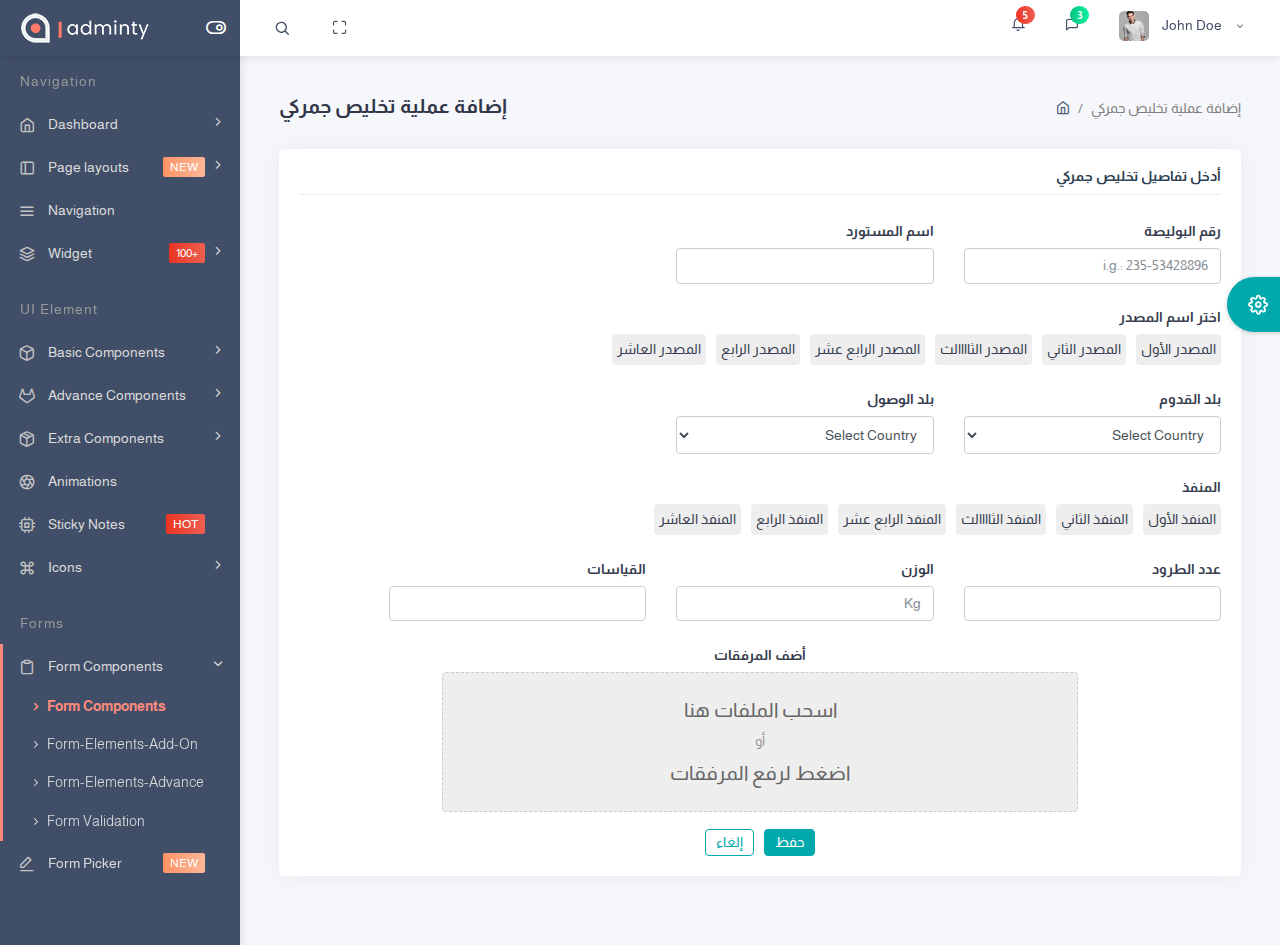
<file: add-bill.html>
<!DOCTYPE html>
<html lang="en">

<head>
    <title>Adminty - Premium Admin Template by Colorlib </title>
    <!-- HTML5 Shim and Respond.js IE10 support of HTML5 elements and media queries -->
    <!-- WARNING: Respond.js doesn't work if you view the page via file:// -->
    <!--[if lt IE 10]>
    <script src="https://oss.maxcdn.com/libs/html5shiv/3.7.0/html5shiv.js"></script>
    <script src="https://oss.maxcdn.com/libs/respond.js/1.4.2/respond.min.js"></script>
    <![endif]-->
    <!-- Meta -->
    <meta charset="utf-8">
    <meta name="viewport" content="width=device-width, initial-scale=1.0, user-scalable=0, minimal-ui">
    <meta http-equiv="X-UA-Compatible" content="IE=edge">
    <meta name="description" content="#">
    <meta name="keywords" content="Admin , Responsive, Landing, Bootstrap, App, Template, Mobile, iOS, Android, apple, creative app">
    <meta name="author" content="#">
    <!-- Favicon icon -->
    <link rel="icon" href="..\files\assets\images\favicon.ico" type="image/x-icon">
    <!-- Google font--><link href="https://fonts.googleapis.com/css?family=Open+Sans:400,600,800" rel="stylesheet">
    <link rel="preconnect" href="https://fonts.googleapis.com">
        <link rel="preconnect" href="https://fonts.gstatic.com" crossorigin>
        <link href="https://fonts.googleapis.com/css2?family=Almarai:wght@300;400;700;800&display=swap" rel="stylesheet">
    <!-- Required Fremwork -->
    <link rel="stylesheet" type="text/css" href="..\files\bower_components\bootstrap\css\bootstrap.min.css">
    <!-- themify-icons line icon -->
    <link rel="stylesheet" type="text/css" href="..\files\assets\icon\themify-icons\themify-icons.css">
    <!-- ico font -->
    <link rel="stylesheet" type="text/css" href="..\files\assets\icon\icofont\css\icofont.css">
    <!-- feather Awesome -->
    <link rel="stylesheet" type="text/css" href="..\files\assets\icon\feather\css\feather.css">
    <!-- Style.css -->
    <link rel="stylesheet" type="text/css" href="..\files\assets\css\style.css">


    <link rel="stylesheet" type="text/css" href="..\files\assets\css\jquery.mCustomScrollbar.css">
    <link rel="stylesheet" href="./files/assets/css/add-bill.css">

</head>

<body>
<!-- Pre-loader start -->
<style>
    *{
        font-family: "Almarai", sans-serif;
    }
</style>
<div class="theme-loader">
    <div class="ball-scale">
        <div class='contain'>
            <div class="ring">
                <div class="frame"></div>
            </div>
            <div class="ring">
                <div class="frame"></div>
            </div>
            <div class="ring">
                <div class="frame"></div>
            </div>
            <div class="ring">
                <div class="frame"></div>
            </div>
            <div class="ring">
                <div class="frame"></div>
            </div>
            <div class="ring">
                <div class="frame"></div>
            </div>
            <div class="ring">
                <div class="frame"></div>
            </div>
            <div class="ring">
                <div class="frame"></div>
            </div>
            <div class="ring">
                <div class="frame"></div>
            </div>
            <div class="ring">
                <div class="frame"></div>
            </div>
        </div>
    </div>
</div>
<!-- Pre-loader end -->
<div id="pcoded" class="pcoded">
    <div class="pcoded-overlay-box"></div>
    <div class="pcoded-container navbar-wrapper">

        <nav class="navbar header-navbar pcoded-header">
            <div class="navbar-wrapper">

                <div class="navbar-logo">
                    <a class="mobile-menu" id="mobile-collapse" href="#!">
                        <i class="feather icon-menu"></i>
                    </a>
                    <a href="index-1.htm">
                        <img class="img-fluid" src="..\files\assets\images\logo.png" alt="Theme-Logo">
                    </a>
                    <a class="mobile-options">
                        <i class="feather icon-more-horizontal"></i>
                    </a>
                </div>

                <div class="navbar-container container-fluid">
                    <ul class="nav-left">
                        <li class="header-search">
                            <div class="main-search morphsearch-search">
                                <div class="input-group">
                                    <span class="input-group-addon search-close"><i class="feather icon-x"></i></span>
                                    <input type="text" class="form-control">
                                    <span class="input-group-addon search-btn"><i class="feather icon-search"></i></span>
                                </div>
                            </div>
                        </li>
                        <li>
                            <a href="#!" onclick="javascript:toggleFullScreen()">
                                <i class="feather icon-maximize full-screen"></i>
                            </a>
                        </li>
                    </ul>
                    <ul class="nav-right">
                        <li class="header-notification">
                            <div class="dropdown-primary dropdown">
                                <div class="dropdown-toggle" data-toggle="dropdown">
                                    <i class="feather icon-bell"></i>
                                    <span class="badge bg-c-pink">5</span>
                                </div>
                                <ul class="show-notification notification-view dropdown-menu" data-dropdown-in="fadeIn" data-dropdown-out="fadeOut">
                                    <li>
                                        <h6>Notifications</h6>
                                        <label class="label label-danger">New</label>
                                    </li>
                                    <li>
                                        <div class="media">
                                            <img class="d-flex align-self-center img-radius" src="..\files\assets\images\avatar-4.jpg" alt="Generic placeholder image">
                                            <div class="media-body">
                                                <h5 class="notification-user">John Doe</h5>
                                                <p class="notification-msg">Lorem ipsum dolor sit amet, consectetuer elit.</p>
                                                <span class="notification-time">30 minutes ago</span>
                                            </div>
                                        </div>
                                    </li>
                                    <li>
                                        <div class="media">
                                            <img class="d-flex align-self-center img-radius" src="..\files\assets\images\avatar-3.jpg" alt="Generic placeholder image">
                                            <div class="media-body">
                                                <h5 class="notification-user">Joseph William</h5>
                                                <p class="notification-msg">Lorem ipsum dolor sit amet, consectetuer elit.</p>
                                                <span class="notification-time">30 minutes ago</span>
                                            </div>
                                        </div>
                                    </li>
                                    <li>
                                        <div class="media">
                                            <img class="d-flex align-self-center img-radius" src="..\files\assets\images\avatar-4.jpg" alt="Generic placeholder image">
                                            <div class="media-body">
                                                <h5 class="notification-user">Sara Soudein</h5>
                                                <p class="notification-msg">Lorem ipsum dolor sit amet, consectetuer elit.</p>
                                                <span class="notification-time">30 minutes ago</span>
                                            </div>
                                        </div>
                                    </li>
                                </ul>
                            </div>
                        </li>
                        <li class="header-notification">
                            <div class="dropdown-primary dropdown">
                                <div class="displayChatbox dropdown-toggle" data-toggle="dropdown">
                                    <i class="feather icon-message-square"></i>
                                    <span class="badge bg-c-green">3</span>
                                </div>
                            </div>
                        </li>
                        <li class="user-profile header-notification">
                            <div class="dropdown-primary dropdown">
                                <div class="dropdown-toggle" data-toggle="dropdown">
                                    <img src="..\files\assets\images\avatar-4.jpg" class="img-radius" alt="User-Profile-Image">
                                    <span>John Doe</span>
                                    <i class="feather icon-chevron-down"></i>
                                </div>
                                <ul class="show-notification profile-notification dropdown-menu" data-dropdown-in="fadeIn" data-dropdown-out="fadeOut">
                                    <li>
                                        <a href="#!">
                                            <i class="feather icon-settings"></i> Settings
                                        </a>
                                    </li>
                                    <li>
                                        <a href="user-profile.htm">
                                            <i class="feather icon-user"></i> Profile
                                        </a>
                                    </li>
                                    <li>
                                        <a href="email-inbox.htm">
                                            <i class="feather icon-mail"></i> My Messages
                                        </a>
                                    </li>
                                    <li>
                                        <a href="auth-lock-screen.htm">
                                            <i class="feather icon-lock"></i> Lock Screen
                                        </a>
                                    </li>
                                    <li>
                                        <a href="auth-normal-sign-in.htm">
                                            <i class="feather icon-log-out"></i> Logout
                                        </a>
                                    </li>
                                </ul>

                            </div>
                        </li>
                    </ul>
                </div>
            </div>
        </nav>

        <!-- Sidebar chat start -->
        <div id="sidebar" class="users p-chat-user showChat">
            <div class="had-container">
                <div class="card card_main p-fixed users-main">
                    <div class="user-box">
                        <div class="chat-inner-header">
                            <div class="back_chatBox">
                                <div class="right-icon-control">
                                    <input type="text" class="form-control  search-text" placeholder="Search Friend" id="search-friends">
                                    <div class="form-icon">
                                        <i class="icofont icofont-search"></i>
                                    </div>
                                </div>
                            </div>
                        </div>
                        <div class="main-friend-list">
                            <div class="media userlist-box" data-id="1" data-status="online" data-username="Josephin Doe" data-toggle="tooltip" data-placement="left" title="Josephin Doe">
                                <a class="media-left" href="#!">
                                    <img class="media-object img-radius img-radius" src="..\files\assets\images\avatar-3.jpg" alt="Generic placeholder image ">
                                    <div class="live-status bg-success"></div>
                                </a>
                                <div class="media-body">
                                    <div class="f-13 chat-header">Josephin Doe</div>
                                </div>
                            </div>
                            <div class="media userlist-box" data-id="2" data-status="online" data-username="Lary Doe" data-toggle="tooltip" data-placement="left" title="Lary Doe">
                                <a class="media-left" href="#!">
                                    <img class="media-object img-radius" src="..\files\assets\images\avatar-2.jpg" alt="Generic placeholder image">
                                    <div class="live-status bg-success"></div>
                                </a>
                                <div class="media-body">
                                    <div class="f-13 chat-header">Lary Doe</div>
                                </div>
                            </div>
                            <div class="media userlist-box" data-id="3" data-status="online" data-username="Alice" data-toggle="tooltip" data-placement="left" title="Alice">
                                <a class="media-left" href="#!">
                                    <img class="media-object img-radius" src="..\files\assets\images\avatar-4.jpg" alt="Generic placeholder image">
                                    <div class="live-status bg-success"></div>
                                </a>
                                <div class="media-body">
                                    <div class="f-13 chat-header">Alice</div>
                                </div>
                            </div>
                            <div class="media userlist-box" data-id="4" data-status="online" data-username="Alia" data-toggle="tooltip" data-placement="left" title="Alia">
                                <a class="media-left" href="#!">
                                    <img class="media-object img-radius" src="..\files\assets\images\avatar-3.jpg" alt="Generic placeholder image">
                                    <div class="live-status bg-success"></div>
                                </a>
                                <div class="media-body">
                                    <div class="f-13 chat-header">Alia</div>
                                </div>
                            </div>
                            <div class="media userlist-box" data-id="5" data-status="online" data-username="Suzen" data-toggle="tooltip" data-placement="left" title="Suzen">
                                <a class="media-left" href="#!">
                                    <img class="media-object img-radius" src="..\files\assets\images\avatar-2.jpg" alt="Generic placeholder image">
                                    <div class="live-status bg-success"></div>
                                </a>
                                <div class="media-body">
                                    <div class="f-13 chat-header">Suzen</div>
                                </div>
                            </div>
                        </div>
                    </div>
                </div>
            </div>
        </div>
        <!-- Sidebar inner chat start-->
        <div class="showChat_inner">
            <div class="media chat-inner-header">
                <a class="back_chatBox">
                    <i class="feather icon-chevron-left"></i> Josephin Doe
                </a>
            </div>
            <div class="media chat-messages">
                <a class="media-left photo-table" href="#!">
                    <img class="media-object img-radius img-radius m-t-5" src="..\files\assets\images\avatar-3.jpg" alt="Generic placeholder image">
                </a>
                <div class="media-body chat-menu-content">
                    <div class="">
                        <p class="chat-cont">I'm just looking around. Will you tell me something about yourself?</p>
                        <p class="chat-time">8:20 a.m.</p>
                    </div>
                </div>
            </div>
            <div class="media chat-messages">
                <div class="media-body chat-menu-reply">
                    <div class="">
                        <p class="chat-cont">I'm just looking around. Will you tell me something about yourself?</p>
                        <p class="chat-time">8:20 a.m.</p>
                    </div>
                </div>
                <div class="media-right photo-table">
                    <a href="#!">
                        <img class="media-object img-radius img-radius m-t-5" src="..\files\assets\images\avatar-4.jpg" alt="Generic placeholder image">
                    </a>
                </div>
            </div>
            <div class="chat-reply-box p-b-20">
                <div class="right-icon-control">
                    <input type="text" class="form-control search-text" placeholder="Share Your Thoughts">
                    <div class="form-icon">
                        <i class="feather icon-navigation"></i>
                    </div>
                </div>
            </div>
        </div>
        <!-- Sidebar inner chat end-->
        <div class="pcoded-main-container">
            <div class="pcoded-wrapper">
                <nav class="pcoded-navbar">
                    <div class="pcoded-inner-navbar main-menu">
                        <div class="pcoded-navigatio-lavel">Navigation</div>
                        <ul class="pcoded-item pcoded-left-item">
                            <li class="pcoded-hasmenu">
                                <a href="javascript:void(0)">
                                    <span class="pcoded-micon"><i class="feather icon-home"></i></span>
                                    <span class="pcoded-mtext">Dashboard</span>
                                </a>
                                <ul class="pcoded-submenu">
                                    <li class="">
                                        <a href="index-1.htm">
                                            <span class="pcoded-mtext">Default</span>
                                        </a>
                                    </li>
                                    <li class="">
                                        <a href="dashboard-crm.htm">
                                            <span class="pcoded-mtext">CRM</span>
                                        </a>
                                    </li>
                                    <li class=" ">
                                        <a href="dashboard-analytics.htm">
                                            <span class="pcoded-mtext">Analytics</span>
                                            <span class="pcoded-badge label label-info ">NEW</span>
                                        </a>
                                    </li>
                                </ul>
                            </li>
                            <li class="pcoded-hasmenu">
                                <a href="javascript:void(0)">
                                    <span class="pcoded-micon"><i class="feather icon-sidebar"></i></span>
                                    <span class="pcoded-mtext">Page layouts</span>
                                    <span class="pcoded-badge label label-warning">NEW</span>
                                </a>
                                <ul class="pcoded-submenu">
                                    <li class=" pcoded-hasmenu">
                                        <a href="javascript:void(0)">
                                            <span class="pcoded-mtext">Vertical</span>
                                        </a>
                                        <ul class="pcoded-submenu">
                                            <li class=" ">
                                                <a href="menu-static.htm">
                                                    <span class="pcoded-mtext">Static Layout</span>
                                                </a>
                                            </li>
                                            <li class=" ">
                                                <a href="menu-header-fixed.htm">
                                                    <span class="pcoded-mtext">Header Fixed</span>
                                                </a>
                                            </li>
                                            <li class=" ">
                                                <a href="menu-compact.htm">
                                                    <span class="pcoded-mtext">Compact</span>
                                                </a>
                                            </li>
                                            <li class=" ">
                                                <a href="menu-sidebar.htm">
                                                    <span class="pcoded-mtext">Sidebar Fixed</span>
                                                </a>
                                            </li>

                                        </ul>
                                    </li>
                                    <li class=" pcoded-hasmenu">
                                        <a href="javascript:void(0)">
                                            <span class="pcoded-mtext">Horizontal</span>
                                        </a>
                                        <ul class="pcoded-submenu">
                                            <li class=" ">
                                                <a href="menu-horizontal-static.htm" target="_blank">
                                                    <span class="pcoded-mtext">Static Layout</span>
                                                </a>
                                            </li>
                                            <li class=" ">
                                                <a href="menu-horizontal-fixed.htm" target="_blank">
                                                    <span class="pcoded-mtext">Fixed layout</span>
                                                </a>
                                            </li>
                                            <li class=" ">
                                                <a href="menu-horizontal-icon.htm" target="_blank">
                                                    <span class="pcoded-mtext">Static With Icon</span>
                                                </a>
                                            </li>
                                            <li class=" ">
                                                <a href="menu-horizontal-icon-fixed.htm" target="_blank">
                                                    <span class="pcoded-mtext">Fixed With Icon</span>
                                                </a>
                                            </li>
                                        </ul>
                                    </li>
                                    <li class=" ">
                                        <a href="menu-bottom.htm">
                                            <span class="pcoded-mtext">Bottom Menu</span>
                                        </a>
                                    </li>
                                    <li class=" ">
                                        <a href="box-layout.htm" target="_blank">
                                            <span class="pcoded-mtext">Box Layout</span>
                                        </a>
                                    </li>
                                    <li class=" ">
                                        <a href="menu-rtl.htm" target="_blank">
                                            <span class="pcoded-mtext">RTL</span>
                                        </a>
                                    </li>
                                </ul>
                            </li>
                            <li class="">
                                <a href="navbar-light.htm">
                                    <span class="pcoded-micon"><i class="feather icon-menu"></i></span>
                                    <span class="pcoded-mtext">Navigation</span>
                                </a>
                            </li>
                            <li class="pcoded-hasmenu">
                                <a href="javascript:void(0)">
                                    <span class="pcoded-micon"><i class="feather icon-layers"></i></span>
                                    <span class="pcoded-mtext">Widget</span>
                                    <span class="pcoded-badge label label-danger">100+</span>
                                </a>
                                <ul class="pcoded-submenu">
                                    <li class="">
                                        <a href="widget-statistic.htm">
                                            <span class="pcoded-mtext">Statistic</span>
                                        </a>
                                    </li>
                                    <li class=" ">
                                        <a href="widget-data.htm">
                                            <span class="pcoded-mtext">Data</span>
                                        </a>
                                    </li>
                                    <li class="">
                                        <a href="widget-chart.htm">
                                            <span class="pcoded-mtext">Chart Widget</span>
                                        </a>
                                    </li>

                                </ul>
                            </li>
                        </ul>
                        <div class="pcoded-navigatio-lavel">UI Element</div>
                        <ul class="pcoded-item pcoded-left-item">
                            <li class="pcoded-hasmenu">
                                <a href="javascript:void(0)">
                                    <span class="pcoded-micon"><i class="feather icon-box"></i></span>
                                    <span class="pcoded-mtext">Basic Components</span>
                                </a>
                                <ul class="pcoded-submenu">
                                    <li class=" ">
                                        <a href="alert.htm">
                                            <span class="pcoded-mtext">Alert</span>
                                        </a>
                                    </li>
                                    <li class=" ">
                                        <a href="breadcrumb.htm">
                                            <span class="pcoded-mtext">Breadcrumbs</span>
                                        </a>
                                    </li>
                                    <li class=" ">
                                        <a href="button.htm">
                                            <span class="pcoded-mtext">Button</span>
                                        </a>
                                    </li>
                                    <li class=" ">
                                        <a href="box-shadow.htm">
                                            <span class="pcoded-mtext">Box-Shadow</span>
                                        </a>
                                    </li>
                                    <li class=" ">
                                        <a href="accordion.htm">
                                            <span class="pcoded-mtext">Accordion</span>
                                        </a>
                                    </li>
                                    <li class=" ">
                                        <a href="generic-class.htm">
                                            <span class="pcoded-mtext">Generic Class</span>
                                        </a>
                                    </li>
                                    <li class=" ">
                                        <a href="tabs.htm">
                                            <span class="pcoded-mtext">Tabs</span>
                                        </a>
                                    </li>
                                    <li class=" ">
                                        <a href="color.htm">
                                            <span class="pcoded-mtext">Color</span>
                                        </a>
                                    </li>
                                    <li class=" ">
                                        <a href="label-badge.htm">
                                            <span class="pcoded-mtext">Label Badge</span>
                                        </a>
                                    </li>
                                    <li class=" ">
                                        <a href="progress-bar.htm">
                                            <span class="pcoded-mtext">Progress Bar</span>
                                        </a>
                                    </li>
                                    <li class=" ">
                                        <a href="preloader.htm">
                                            <span class="pcoded-mtext">Pre-Loader</span>
                                        </a>
                                    </li>
                                    <li class=" ">
                                        <a href="list.htm">
                                            <span class="pcoded-mtext">List</span>
                                        </a>
                                    </li>
                                    <li class=" ">
                                        <a href="tooltip.htm">
                                            <span class="pcoded-mtext">Tooltip And Popover</span>
                                        </a>
                                    </li>
                                    <li class=" ">
                                        <a href="typography.htm">
                                            <span class="pcoded-mtext">Typography</span>
                                        </a>
                                    </li>
                                    <li class=" ">
                                        <a href="other.htm">
                                            <span class="pcoded-mtext">Other</span>
                                        </a>
                                    </li>
                                </ul>
                            </li>
                            <li class="pcoded-hasmenu">
                                <a href="javascript:void(0)">
                                    <span class="pcoded-micon"><i class="feather icon-gitlab"></i></span>
                                    <span class="pcoded-mtext">Advance Components</span>
                                </a>
                                <ul class="pcoded-submenu">
                                    <li class=" ">
                                        <a href="draggable.htm">
                                            <span class="pcoded-mtext">Draggable</span>
                                        </a>
                                    </li>
                                    <li class=" ">
                                        <a href="bs-grid.htm">
                                            <span class="pcoded-mtext">Grid Stack</span>
                                        </a>
                                    </li>
                                    <li class=" ">
                                        <a href="light-box.htm">
                                            <span class="pcoded-mtext">Light Box</span>
                                        </a>
                                    </li>
                                    <li class=" ">
                                        <a href="modal.htm">
                                            <span class="pcoded-mtext">Modal</span>
                                        </a>
                                    </li>
                                    <li class=" ">
                                        <a href="notification.htm">
                                            <span class="pcoded-mtext">Notifications</span>
                                        </a>
                                    </li>
                                    <li class=" ">
                                        <a href="notify.htm">
                                            <span class="pcoded-mtext">PNOTIFY</span>
                                            <span class="pcoded-badge label label-info">NEW</span>
                                        </a>
                                    </li>
                                    <li class=" ">
                                        <a href="rating.htm">
                                            <span class="pcoded-mtext">Rating</span>
                                        </a>
                                    </li>
                                    <li class=" ">
                                        <a href="range-slider.htm">
                                            <span class="pcoded-mtext">Range Slider</span>
                                        </a>
                                    </li>
                                    <li class=" ">
                                        <a href="slider.htm">
                                            <span class="pcoded-mtext">Slider</span>
                                        </a>
                                    </li>
                                    <li class=" ">
                                        <a href="syntax-highlighter.htm">
                                            <span class="pcoded-mtext">Syntax Highlighter</span>
                                        </a>
                                    </li>
                                    <li class=" ">
                                        <a href="tour.htm">
                                            <span class="pcoded-mtext">Tour</span>
                                        </a>
                                    </li>
                                    <li class=" ">
                                        <a href="treeview.htm">
                                            <span class="pcoded-mtext">Tree View</span>
                                        </a>
                                    </li>
                                    <li class=" ">
                                        <a href="nestable.htm">
                                            <span class="pcoded-mtext">Nestable</span>
                                        </a>
                                    </li>
                                    <li class=" ">
                                        <a href="toolbar.htm">
                                            <span class="pcoded-mtext">Toolbar</span>
                                        </a>
                                    </li>
                                    <li class=" ">
                                        <a href="x-editable.htm">
                                            <span class="pcoded-mtext">X-Editable</span>
                                        </a>
                                    </li>
                                </ul>
                            </li>
                            <li class="pcoded-hasmenu">
                                <a href="javascript:void(0)">
                                    <span class="pcoded-micon"><i class="feather icon-package"></i></span>
                                    <span class="pcoded-mtext">Extra Components</span>
                                </a>
                                <ul class="pcoded-submenu">
                                    <li class=" ">
                                        <a href="session-timeout.htm">
                                            <span class="pcoded-mtext">Session Timeout</span>
                                        </a>
                                    </li>
                                    <li class=" ">
                                        <a href="session-idle-timeout.htm">
                                            <span class="pcoded-mtext">Session Idle Timeout</span>
                                        </a>
                                    </li>
                                    <li class=" ">
                                        <a href="offline.htm">
                                            <span class="pcoded-mtext">Offline</span>
                                        </a>
                                    </li>

                                </ul>
                            </li>
                            <li class=" ">
                                <a href="animation.htm">
                                    <span class="pcoded-micon"><i class="feather icon-aperture rotate-refresh"></i><b>A</b></span>
                                    <span class="pcoded-mtext">Animations</span>
                                </a>
                            </li>
                            <li class=" ">
                                <a href="sticky.htm">
                                    <span class="pcoded-micon"><i class="feather icon-cpu"></i></span>
                                    <span class="pcoded-mtext">Sticky Notes</span>
                                    <span class="pcoded-badge label label-danger">HOT</span>
                                </a>
                            </li>
                            <li class="pcoded-hasmenu">
                                <a href="javascript:void(0)">
                                    <span class="pcoded-micon"><i class="feather icon-command"></i></span>
                                    <span class="pcoded-mtext">Icons</span>
                                </a>
                                <ul class="pcoded-submenu">
                                    <li class=" ">
                                        <a href="icon-font-awesome.htm">
                                            <span class="pcoded-mtext">Font Awesome</span>
                                        </a>
                                    </li>
                                    <li class=" ">
                                        <a href="icon-themify.htm">
                                            <span class="pcoded-mtext">Themify</span>
                                        </a>
                                    </li>
                                    <li class=" ">
                                        <a href="icon-simple-line.htm">
                                            <span class="pcoded-mtext">Simple Line Icon</span>
                                        </a>
                                    </li>
                                    <li class=" ">
                                        <a href="icon-ion.htm">
                                            <span class="pcoded-mtext">Ion Icon</span>
                                        </a>
                                    </li>
                                    <li class=" ">
                                        <a href="icon-material-design.htm">
                                            <span class="pcoded-mtext">Material Design</span>
                                        </a>
                                    </li>
                                    <li class=" ">
                                        <a href="icon-icofonts.htm">
                                            <span class="pcoded-mtext">Ico Fonts</span>
                                        </a>
                                    </li>
                                    <li class=" ">
                                        <a href="icon-weather.htm">
                                            <span class="pcoded-mtext">Weather Icon</span>
                                        </a>
                                    </li>
                                    <li class=" ">
                                        <a href="icon-typicons.htm">
                                            <span class="pcoded-mtext">Typicons</span>
                                        </a>
                                    </li>
                                    <li class=" ">
                                        <a href="icon-flags.htm">
                                            <span class="pcoded-mtext">Flags</span>
                                        </a>
                                    </li>
                                </ul>
                            </li>
                        </ul>
                        <div class="pcoded-navigatio-lavel">Forms</div>
                        <ul class="pcoded-item pcoded-left-item">
                            <li class="pcoded-hasmenu pcoded-trigger">
                                <a href="javascript:void(0)">
                                    <span class="pcoded-micon"><i class="feather icon-clipboard"></i></span>
                                    <span class="pcoded-mtext">Form Components</span>
                                </a>
                                <ul class="pcoded-submenu">
                                    <li class="active">
                                        <a href="form-elements-component.htm">
                                            <span class="pcoded-mtext">Form Components</span>
                                        </a>
                                    </li>
                                    <li class=" ">
                                        <a href="form-elements-add-on.htm">
                                            <span class="pcoded-mtext">Form-Elements-Add-On</span>
                                        </a>
                                    </li>
                                    <li class=" ">
                                        <a href="form-elements-advance.htm">
                                            <span class="pcoded-mtext">Form-Elements-Advance</span>
                                        </a>
                                    </li>
                                    <li class=" ">
                                        <a href="form-validation.htm">
                                            <span class="pcoded-mtext">Form Validation</span>
                                        </a>
                                    </li>
                                </ul>
                            </li>
                            <li class=" ">
                                <a href="form-picker.htm">
                                    <span class="pcoded-micon"><i class="feather icon-edit-1"></i></span>
                                    <span class="pcoded-mtext">Form Picker</span>
                                    <span class="pcoded-badge label label-warning">NEW</span>
                                </a>
                            </li>
                            <li class=" ">
                                <a href="form-select.htm">
                                    <span class="pcoded-micon"><i class="feather icon-feather"></i></span>
                                    <span class="pcoded-mtext">Form Select</span>
                                </a>
                            </li>
                            <li class=" ">
                                <a href="form-masking.htm">
                                    <span class="pcoded-micon"><i class="feather icon-shield"></i></span>
                                    <span class="pcoded-mtext">Form Masking</span>
                                </a>
                            </li>
                            <li class=" ">
                                <a href="form-wizard.htm">
                                    <span class="pcoded-micon"><i class="feather icon-tv"></i></span>
                                    <span class="pcoded-mtext">Form Wizard</span>
                                </a>
                            </li>
                            <li class="pcoded-hasmenu">
                                <a href="javascript:void(0)">
                                    <span class="pcoded-micon"><i class="feather icon-book"></i></span>
                                    <span class="pcoded-mtext">Ready To Use</span>
                                    <span class="pcoded-badge label label-danger">HOT</span>
                                </a>
                                <ul class="pcoded-submenu">
                                    <li class=" ">
                                        <a href="ready-cloned-elements-form.htm">
                                            <span class="pcoded-mtext">Cloned Elements Form</span>
                                        </a>
                                    </li>
                                    <li class=" ">
                                        <a href="ready-currency-form.htm">
                                            <span class="pcoded-mtext">Currency Form</span>
                                        </a>
                                    </li>
                                    <li class=" ">
                                        <a href="ready-form-booking.htm">
                                            <span class="pcoded-mtext">Booking Form</span>
                                        </a>
                                    </li>
                                    <li class=" ">
                                        <a href="ready-form-booking-multi-steps.htm">
                                            <span class="pcoded-mtext">Booking Multi Steps Form</span>
                                        </a>
                                    </li>
                                    <li class=" ">
                                        <a href="ready-form-comment.htm">
                                            <span class="pcoded-mtext">Comment Form</span>
                                        </a>
                                    </li>
                                    <li class=" ">
                                        <a href="ready-form-contact.htm">
                                            <span class="pcoded-mtext">Contact Form</span>
                                        </a>
                                    </li>
                                    <li class=" ">
                                        <a href="ready-job-application-form.htm">
                                            <span class="pcoded-mtext">Job Application Form</span>
                                        </a>
                                    </li>
                                    <li class=" ">
                                        <a href="ready-js-addition-form.htm">
                                            <span class="pcoded-mtext">JS Addition Form</span>
                                        </a>
                                    </li>
                                    <li class=" ">
                                        <a href="ready-login-form.htm">
                                            <span class="pcoded-mtext">Login Form</span>
                                        </a>
                                    </li>
                                    <li class=" ">
                                        <a href="ready-popup-modal-form.htm" target="_blank">
                                            <span class="pcoded-mtext">Popup Modal Form</span>
                                        </a>
                                    </li>
                                    <li class=" ">
                                        <a href="ready-registration-form.htm">
                                            <span class="pcoded-mtext">Registration Form</span>
                                        </a>
                                    </li>
                                    <li class=" ">
                                        <a href="ready-review-form.htm">
                                            <span class="pcoded-mtext">Review Form</span>
                                        </a>
                                    </li>
                                    <li class=" ">
                                        <a href="ready-subscribe-form.htm">
                                            <span class="pcoded-mtext">Subscribe Form</span>
                                        </a>
                                    </li>
                                    <li class=" ">
                                        <a href="ready-suggestion-form.htm">
                                            <span class="pcoded-mtext">Suggestion Form</span>
                                        </a>
                                    </li>
                                    <li class=" ">
                                        <a href="ready-tabs-form.htm">
                                            <span class="pcoded-mtext">Tabs Form</span>
                                        </a>
                                    </li>
                                </ul>
                            </li>
                        </ul>
                        <div class="pcoded-navigatio-lavel">Tables</div>
                        <ul class="pcoded-item pcoded-left-item">
                            <li class="pcoded-hasmenu">
                                <a href="javascript:void(0)">
                                    <span class="pcoded-micon"><i class="feather icon-credit-card"></i></span>
                                    <span class="pcoded-mtext">Bootstrap Table</span>
                                </a>
                                <ul class="pcoded-submenu">
                                    <li class=" ">
                                        <a href="bs-basic-table.htm">
                                            <span class="pcoded-mtext">Basic Table</span>
                                        </a>
                                    </li>
                                    <li class=" ">
                                        <a href="bs-table-sizing.htm">
                                            <span class="pcoded-mtext">Sizing Table</span>
                                        </a>
                                    </li>
                                    <li class=" ">
                                        <a href="bs-table-border.htm">
                                            <span class="pcoded-mtext">Border Table</span>
                                        </a>
                                    </li>
                                    <li class=" ">
                                        <a href="bs-table-styling.htm">
                                            <span class="pcoded-mtext">Styling Table</span>
                                        </a>
                                    </li>
                                </ul>
                            </li>
                            <li class="pcoded-hasmenu">
                                <a href="javascript:void(0)">
                                    <span class="pcoded-micon"><i class="feather icon-inbox"></i></span>
                                    <span class="pcoded-mtext">Data Table</span>
                                    <span class="pcoded-mcaret"></span>
                                </a>
                                <ul class="pcoded-submenu">
                                    <li class=" ">
                                        <a href="dt-basic.htm">
                                            <span class="pcoded-mtext">Basic Initialization</span>
                                        </a>
                                    </li>
                                    <li class=" ">
                                        <a href="dt-advance.htm">
                                            <span class="pcoded-mtext">Advance Initialization</span>
                                        </a>
                                    </li>
                                    <li class=" ">
                                        <a href="dt-styling.htm">
                                            <span class="pcoded-mtext">Styling</span>
                                        </a>
                                    </li>
                                    <li class=" ">
                                        <a href="dt-api.htm">
                                            <span class="pcoded-mtext">API</span>
                                        </a>
                                    </li>
                                    <li class=" ">
                                        <a href="dt-ajax.htm">
                                            <span class="pcoded-mtext">Ajax</span>
                                        </a>
                                    </li>
                                    <li class=" ">
                                        <a href="dt-server-side.htm">
                                            <span class="pcoded-mtext">Server Side</span>
                                        </a>
                                    </li>
                                    <li class=" ">
                                        <a href="dt-plugin.htm">
                                            <span class="pcoded-mtext">Plug-In</span>
                                        </a>
                                    </li>
                                    <li class=" ">
                                        <a href="dt-data-sources.htm">
                                            <span class="pcoded-mtext">Data Sources</span>
                                        </a>
                                    </li>

                                </ul>
                            </li>
                            <li class="pcoded-hasmenu">
                                <a href="javascript:void(0)">
                                    <span class="pcoded-micon"><i class="feather icon-server"></i></span>
                                    <span class="pcoded-mtext">Data Table Extensions</span>
                                </a>
                                <ul class="pcoded-submenu">
                                    <li class=" ">
                                        <a href="dt-ext-autofill.htm">
                                            <span class="pcoded-mtext">AutoFill</span>
                                        </a>
                                    </li>
                                    <li class="pcoded-hasmenu">
                                        <a href="javascript:void(0)">
                                            <span class="pcoded-mtext">Button</span>
                                        </a>
                                        <ul class="pcoded-submenu">
                                            <li class=" ">
                                                <a href="dt-ext-basic-buttons.htm">
                                                    <span class="pcoded-mtext">Basic Button</span>
                                                </a>
                                            </li>
                                            <li class=" ">
                                                <a href="dt-ext-buttons-html-5-data-export.htm">
                                                    <span class="pcoded-mtext">Html-5 Data Export</span>
                                                </a>
                                            </li>
                                        </ul>
                                    </li>
                                    <li class=" ">
                                        <a href="dt-ext-col-reorder.htm">
                                            <span class="pcoded-mtext">Col Reorder</span>
                                        </a>
                                    </li>
                                    <li class=" ">
                                        <a href="dt-ext-fixed-columns.htm">
                                            <span class="pcoded-mtext">Fixed Columns</span>
                                        </a>
                                    </li>
                                    <li class=" ">
                                        <a href="dt-ext-fixed-header.htm">
                                            <span class="pcoded-mtext">Fixed Header</span>
                                        </a>
                                    </li>
                                    <li class=" ">
                                        <a href="dt-ext-key-table.htm">
                                            <span class="pcoded-mtext">Key Table</span>
                                        </a>
                                    </li>
                                    <li class=" ">
                                        <a href="dt-ext-responsive.htm">
                                            <span class="pcoded-mtext">Responsive</span>
                                        </a>
                                    </li>
                                    <li class=" ">
                                        <a href="dt-ext-row-reorder.htm">
                                            <span class="pcoded-mtext">Row Reorder</span>
                                        </a>
                                    </li>
                                    <li class=" ">
                                        <a href="dt-ext-scroller.htm">
                                            <span class="pcoded-mtext">Scroller</span>
                                        </a>
                                    </li>
                                    <li class=" ">
                                        <a href="dt-ext-select.htm">
                                            <span class="pcoded-mtext">Select Table</span>
                                        </a>
                                    </li>
                                </ul>
                            </li>
                            <li class=" ">
                                <a href="foo-table.htm">
                                    <span class="pcoded-micon"><i class="feather icon-hash"></i></span>
                                    <span class="pcoded-mtext">FooTable</span>
                                </a>
                            </li>
                            <li class="pcoded-hasmenu ">
                                <a href="javascript:void(0)">
                                    <span class="pcoded-micon"><i class="feather icon-airplay"></i></span>
                                    <span class="pcoded-mtext">Handson Table</span>
                                </a>
                                <ul class="pcoded-submenu">
                                    <li class="">
                                        <a href="handson-appearance.htm">
                                            <span class="pcoded-mtext">Appearance</span>
                                        </a>
                                    </li>
                                    <li class="">
                                        <a href="handson-data-operation.htm">
                                            <span class="pcoded-mtext">Data Operation</span>
                                        </a>
                                    </li>
                                    <li class="">
                                        <a href="handson-rows-cols.htm">
                                            <span class="pcoded-mtext">Rows Columns</span>
                                        </a>
                                    </li>
                                    <li class="">
                                        <a href="handson-columns-only.htm">
                                            <span class="pcoded-mtext">Columns Only</span>
                                        </a>
                                    </li>
                                    <li class="">
                                        <a href="handson-cell-features.htm">
                                            <span class="pcoded-mtext">Cell Features</span>
                                        </a>
                                    </li>
                                    <li class="">
                                        <a href="handson-cell-types.htm">
                                            <span class="pcoded-mtext">Cell Types</span>
                                        </a>
                                    </li>
                                    <li class="">
                                        <a href="handson-integrations.htm">
                                            <span class="pcoded-mtext">Integrations</span>
                                        </a>
                                    </li>
                                    <li class="">
                                        <a href="handson-rows-only.htm">
                                            <span class="pcoded-mtext">Rows Only</span>
                                        </a>
                                    </li>
                                    <li class="">
                                        <a href="handson-utilities.htm">
                                            <span class="pcoded-mtext">Utilities</span>
                                        </a>
                                    </li>
                                </ul>
                            </li>
                            <li class="">
                                <a href="editable-table.htm">
                                    <span class="pcoded-micon"><i class="feather icon-edit"></i></span>
                                    <span class="pcoded-mtext">Editable Table</span>
                                </a>
                            </li>
                        </ul>
                        <div class="pcoded-navigatio-lavel">Chart And Maps</div>
                        <ul class="pcoded-item pcoded-left-item">
                            <li class="pcoded-hasmenu ">
                                <a href="javascript:void(0)">
                                    <span class="pcoded-micon"><i class="feather icon-pie-chart"></i></span>
                                    <span class="pcoded-mtext">Charts</span>
                                </a>
                                <ul class="pcoded-submenu">
                                    <li class="">
                                        <a href="chart-google.htm">
                                            <span class="pcoded-mtext">Google Chart</span>
                                        </a>
                                    </li>
                                    <li class="">
                                        <a href="chart-echart.htm">
                                            <span class="pcoded-mtext">Echarts</span>
                                        </a>
                                    </li>
                                    <li class="">
                                        <a href="chart-chartjs.htm">
                                            <span class="pcoded-mtext">ChartJs</span>
                                        </a>
                                    </li>
                                    <li class="">
                                        <a href="chart-list.htm">
                                            <span class="pcoded-mtext">List Chart</span>
                                        </a>
                                    </li>
                                    <li class="">
                                        <a href="chart-float.htm">
                                            <span class="pcoded-mtext">Float Chart</span>
                                        </a>
                                    </li>
                                    <li class="">
                                        <a href="chart-knob.htm">
                                            <span class="pcoded-mtext">Knob chart</span>
                                        </a>
                                    </li>
                                    <li class="">
                                        <a href="chart-morris.htm">
                                            <span class="pcoded-mtext">Morris Chart</span>
                                        </a>
                                    </li>
                                    <li class="">
                                        <a href="chart-nvd3.htm">
                                            <span class="pcoded-mtext">Nvd3 Chart</span>
                                        </a>
                                    </li>
                                    <li class="">
                                        <a href="chart-peity.htm">
                                            <span class="pcoded-mtext">Peity Chart</span>
                                        </a>
                                    </li>
                                    <li class="">
                                        <a href="chart-radial.htm">
                                            <span class="pcoded-mtext">Radial Chart</span>
                                        </a>
                                    </li>
                                    <li class="">
                                        <a href="chart-rickshaw.htm">
                                            <span class="pcoded-mtext">Rickshaw Chart</span>
                                        </a>
                                    </li>
                                    <li class="">
                                        <a href="chart-sparkline.htm">
                                            <span class="pcoded-mtext">Sparkline Chart</span>
                                        </a>
                                    </li>
                                    <li class="">
                                        <a href="chart-c3.htm">
                                            <span class="pcoded-mtext">C3 Chart</span>
                                        </a>
                                    </li>
                                </ul>
                            </li>
                            <li class="pcoded-hasmenu ">
                                <a href="javascript:void(0)">
                                    <span class="pcoded-micon"><i class="feather icon-map"></i></span>
                                    <span class="pcoded-mtext">Maps</span>
                                </a>
                                <ul class="pcoded-submenu">
                                    <li class="">
                                        <a href="map-google.htm">
                                            <span class="pcoded-mtext">Google Maps</span>
                                        </a>
                                    </li>
                                    <li class="">
                                        <a href="map-vector.htm">
                                            <span class="pcoded-mtext">Vector Maps</span>
                                        </a>
                                    </li>
                                    <li class="">
                                        <a href="map-api.htm">
                                            <span class="pcoded-mtext">Google Map Search API</span>
                                        </a>
                                    </li>
                                    <li class="">
                                        <a href="location.htm">
                                            <span class="pcoded-mtext">Location</span>
                                        </a>
                                    </li>
                                </ul>
                            </li>
                            <li class="">
                                <a href="..\files\extra-pages\landingpage\index.htm" target="_blank">
                                    <span class="pcoded-micon"><i class="feather icon-navigation-2"></i></span>
                                    <span class="pcoded-mtext">Landing Page</span>
                                </a>
                            </li>
                        </ul>
                        <div class="pcoded-navigatio-lavel">Pages</div>
                        <ul class="pcoded-item pcoded-left-item">
                            <li class="pcoded-hasmenu ">
                                <a href="javascript:void(0)">
                                    <span class="pcoded-micon"><i class="feather icon-unlock"></i></span>
                                    <span class="pcoded-mtext">Authentication</span>
                                </a>
                                <ul class="pcoded-submenu">
                                    <li class="">
                                        <a href="auth-normal-sign-in.htm" target="_blank">
                                            <span class="pcoded-mtext">Login With BG Image</span>
                                        </a>
                                    </li>
                                    <li class="">
                                        <a href="auth-sign-in-social.htm" target="_blank">
                                            <span class="pcoded-mtext">Login With Social Icon</span>
                                        </a>
                                    </li>
                                    <li class="">
                                        <a href="auth-sign-in-social-header-footer.htm" target="_blank">
                                            <span class="pcoded-mtext">Login Social With Header And Footer</span>
                                        </a>
                                    </li>
                                    <li class="">
                                        <a href="auth-normal-sign-in-header-footer.htm" target="_blank">
                                            <span class="pcoded-mtext">Login With Header And Footer</span>
                                        </a>
                                    </li>
                                    <li class="">
                                        <a href="auth-sign-up.htm" target="_blank">
                                            <span class="pcoded-mtext">Registration BG Image</span>
                                        </a>
                                    </li>
                                    <li class="">
                                        <a href="auth-sign-up-social.htm" target="_blank">
                                            <span class="pcoded-mtext">Registration Social Icon</span>
                                        </a>
                                    </li>
                                    <li class="">
                                        <a href="auth-sign-up-social-header-footer.htm" target="_blank">
                                            <span class="pcoded-mtext">Registration Social With Header And Footer</span>
                                        </a>
                                    </li>
                                    <li class="">
                                        <a href="auth-sign-up-header-footer.htm" target="_blank">
                                            <span class="pcoded-mtext">Registration With Header And Footer</span>
                                        </a>
                                    </li>
                                    <li class="">
                                        <a href="auth-multi-step-sign-up.htm" target="_blank">
                                            <span class="pcoded-mtext">Multi Step Registration</span>
                                        </a>
                                    </li>
                                    <li class="">
                                        <a href="auth-reset-password.htm" target="_blank">
                                            <span class="pcoded-mtext">Forgot Password</span>
                                        </a>
                                    </li>
                                    <li class="">
                                        <a href="auth-lock-screen.htm" target="_blank">
                                            <span class="pcoded-mtext">Lock Screen</span>
                                        </a>
                                    </li>
                                    <li class="">
                                        <a href="auth-modal.htm" target="_blank">
                                            <span class="pcoded-mtext">Modal</span>
                                        </a>
                                    </li>
                                </ul>
                            </li>
                            <li class="pcoded-hasmenu ">
                                <a href="javascript:void(0)">
                                    <span class="pcoded-micon"><i class="feather icon-sliders"></i></span>
                                    <span class="pcoded-mtext">Maintenance</span>
                                </a>
                                <ul class="pcoded-submenu">
                                    <li class="">
                                        <a href="error.htm">
                                            <span class="pcoded-mtext">Error</span>
                                        </a>
                                    </li>
                                    <li class="">
                                        <a href="comming-soon.htm">
                                            <span class="pcoded-mtext">Comming Soon</span>
                                        </a>
                                    </li>
                                    <li class="">
                                        <a href="offline-ui.htm">
                                            <span class="pcoded-mtext">Offline UI</span>
                                        </a>
                                    </li>
                                </ul>
                            </li>
                            <li class="pcoded-hasmenu ">
                                <a href="javascript:void(0)">
                                    <span class="pcoded-micon"><i class="feather icon-users"></i></span>
                                    <span class="pcoded-mtext">User Profile</span>
                                </a>
                                <ul class="pcoded-submenu">
                                    <li class="">
                                        <a href="timeline.htm">
                                            <span class="pcoded-mtext">Timeline</span>
                                        </a>
                                    </li>
                                    <li class="">
                                        <a href="timeline-social.htm">
                                            <span class="pcoded-mtext">Timeline Social</span>
                                        </a>
                                    </li>
                                    <li class="">
                                        <a href="user-profile.htm">
                                            <span class="pcoded-mtext">User Profile</span>
                                        </a>
                                    </li>
                                    <li class="">
                                        <a href="user-card.htm">
                                            <span class="pcoded-mtext">User Card</span>
                                        </a>
                                    </li>
                                </ul>
                            </li>
                            <li class="pcoded-hasmenu ">
                                <a href="javascript:void(0)">
                                    <span class="pcoded-micon"><i class="feather icon-shopping-cart"></i></span>
                                    <span class="pcoded-mtext">E-Commerce</span>
                                    <span class="pcoded-badge label label-danger">NEW</span>
                                </a>
                                <ul class="pcoded-submenu">
                                    <li class="">
                                        <a href="product.htm">
                                            <span class="pcoded-mtext">Product</span>
                                        </a>
                                    </li>
                                    <li class="">
                                        <a href="product-list.htm">
                                            <span class="pcoded-mtext">Product List</span>
                                        </a>
                                    </li>
                                    <li class="">
                                        <a href="product-edit.htm">
                                            <span class="pcoded-mtext">Product Edit</span>
                                        </a>
                                    </li>
                                    <li class="">
                                        <a href="product-detail.htm">
                                            <span class="pcoded-mtext">Product Detail</span>
                                        </a>
                                    </li>
                                    <li class="">
                                        <a href="product-cart.htm">
                                            <span class="pcoded-mtext">Product Card</span>
                                        </a>
                                    </li>
                                    <li class="">
                                        <a href="product-payment.htm">
                                            <span class="pcoded-mtext">Credit Card Form</span>
                                        </a>
                                    </li>
                                </ul>
                            </li>
                            <li class="pcoded-hasmenu ">
                                <a href="javascript:void(0)">
                                    <span class="pcoded-micon"><i class="feather icon-mail"></i></span>
                                    <span class="pcoded-mtext">Email</span>
                                </a>
                                <ul class="pcoded-submenu">
                                    <li class="">
                                        <a href="email-compose.htm">
                                            <span class="pcoded-mtext">Compose Email</span>
                                        </a>
                                    </li>
                                    <li class="">
                                        <a href="email-inbox.htm">
                                            <span class="pcoded-mtext">Inbox</span>
                                        </a>
                                    </li>
                                    <li class="">
                                        <a href="email-read.htm">
                                            <span class="pcoded-mtext">Read Mail</span>
                                        </a>
                                    </li>
                                    <li class="pcoded-hasmenu ">
                                        <a href="javascript:void(0)">
                                            <span class="pcoded-mtext">Email Template</span>
                                        </a>
                                        <ul class="pcoded-submenu">
                                            <li class="">
                                                <a href="..\files\extra-pages\email-templates\email-welcome.htm">
                                                    <span class="pcoded-mtext">Welcome Email</span>
                                                </a>
                                            </li>
                                            <li class="">
                                                <a href="..\files\extra-pages\email-templates\email-password.htm">
                                                    <span class="pcoded-mtext">Reset Password</span>
                                                </a>
                                            </li>
                                            <li class="">
                                                <a href="..\files\extra-pages\email-templates\email-newsletter.htm">
                                                    <span class="pcoded-mtext">Newsletter Email</span>
                                                </a>
                                            </li>
                                            <li class="">
                                                <a href="..\files\extra-pages\email-templates\email-launch.htm">
                                                    <span class="pcoded-mtext">App Launch</span>
                                                </a>
                                            </li>
                                            <li class="">
                                                <a href="..\files\extra-pages\email-templates\email-activation.htm">
                                                    <span class="pcoded-mtext">Activation Code</span>
                                                </a>
                                            </li>
                                        </ul>
                                    </li>
                                </ul>
                            </li>
                        </ul>
                        <div class="pcoded-navigatio-lavel">App</div>
                        <ul class="pcoded-item pcoded-left-item">
                            <li class=" ">
                                <a href="chat.htm">
                                    <span class="pcoded-micon"><i class="feather icon-message-square"></i></span>
                                    <span class="pcoded-mtext">Chat</span>
                                </a>
                            </li>
                            <li class="pcoded-hasmenu ">
                                <a href="javascript:void(0)">
                                    <span class="pcoded-micon"><i class="feather icon-globe"></i></span>
                                    <span class="pcoded-mtext">Social</span>
                                </a>
                                <ul class="pcoded-submenu">
                                    <li class="">
                                        <a href="fb-wall.htm">
                                            <span class="pcoded-mtext">Wall</span>
                                        </a>
                                    </li>
                                    <li class="">
                                        <a href="message.htm">
                                            <span class="pcoded-mtext">Messages</span>
                                        </a>
                                    </li>
                                </ul>
                            </li>
                            <li class="pcoded-hasmenu ">
                                <a href="javascript:void(0)">
                                    <span class="pcoded-micon"><i class="feather icon-check-circle"></i></span>
                                    <span class="pcoded-mtext">Task</span>
                                </a>
                                <ul class="pcoded-submenu">
                                    <li class="">
                                        <a href="task-list.htm">
                                            <span class="pcoded-mtext">Task List</span>
                                        </a>
                                    </li>
                                    <li class="">
                                        <a href="task-board.htm">
                                            <span class="pcoded-mtext">Task Board</span>
                                        </a>
                                    </li>
                                    <li class="">
                                        <a href="task-detail.htm">
                                            <span class="pcoded-mtext">Task Detail</span>
                                        </a>
                                    </li>
                                    <li class="">
                                        <a href="issue-list.htm">
                                            <span class="pcoded-mtext">Issue List</span>
                                        </a>
                                    </li>
                                </ul>
                            </li>
                            <li class="pcoded-hasmenu ">
                                <a href="javascript:void(0)">
                                    <span class="pcoded-micon"><i class="feather icon-bookmark"></i></span>
                                    <span class="pcoded-mtext">To-Do</span>
                                </a>
                                <ul class="pcoded-submenu">
                                    <li class="">
                                        <a href="todo.htm">
                                            <span class="pcoded-mtext">To-Do</span>
                                        </a>
                                    </li>
                                    <li class="">
                                        <a href="notes.htm">
                                            <span class="pcoded-mtext">Notes</span>
                                        </a>
                                    </li>
                                </ul>
                            </li>
                            <li class="pcoded-hasmenu ">
                                <a href="javascript:void(0)">
                                    <span class="pcoded-micon"><i class="feather icon-image"></i></span>
                                    <span class="pcoded-mtext">Gallery</span>
                                </a>
                                <ul class="pcoded-submenu">
                                    <li class="">
                                        <a href="gallery-grid.htm">
                                            <span class="pcoded-mtext">Gallery-Grid</span>
                                        </a>
                                    </li>
                                    <li class="">
                                        <a href="gallery-masonry.htm">
                                            <span class="pcoded-mtext">Masonry Gallery</span>
                                        </a>
                                    </li>
                                    <li class="">
                                        <a href="gallery-advance.htm">
                                            <span class="pcoded-mtext">Advance Gallery</span>
                                        </a>
                                    </li>
                                </ul>
                            </li>
                            <li class="pcoded-hasmenu ">
                                <a href="javascript:void(0)">
                                    <span class="pcoded-micon"><i class="feather icon-search"></i><b>S</b></span>
                                    <span class="pcoded-mtext">Search</span>
                                </a>
                                <ul class="pcoded-submenu">
                                    <li class="">
                                        <a href="search-result.htm">
                                            <span class="pcoded-mtext">Simple Search</span>
                                        </a>
                                    </li>
                                    <li class="">
                                        <a href="search-result2.htm">
                                            <span class="pcoded-mtext">Grouping Search</span>
                                        </a>
                                    </li>
                                </ul>
                            </li>
                            <li class="pcoded-hasmenu ">
                                <a href="javascript:void(0)">
                                    <span class="pcoded-micon"><i class="feather icon-award"></i></span>
                                    <span class="pcoded-mtext">Job Search</span>
                                    <span class="pcoded-badge label label-danger">NEW</span>
                                </a>
                                <ul class="pcoded-submenu">
                                    <li class="">
                                        <a href="job-card-view.htm">
                                            <span class="pcoded-mtext">Card View</span>
                                        </a>
                                    </li>
                                    <li class="">
                                        <a href="job-details.htm">
                                            <span class="pcoded-mtext">Job Detailed</span>
                                        </a>
                                    </li>
                                    <li class="">
                                        <a href="job-find.htm">
                                            <span class="pcoded-mtext">Job Find</span>
                                        </a>
                                    </li>
                                    <li class="">
                                        <a href="job-panel-view.htm">
                                            <span class="pcoded-mtext">Job Panel View</span>
                                        </a>
                                    </li>
                                </ul>
                            </li>
                        </ul>
                        <div class="pcoded-navigatio-lavel">Extension</div>
                        <ul class="pcoded-item pcoded-left-item">
                            <li class="pcoded-hasmenu ">
                                <a href="javascript:void(0)">
                                    <span class="pcoded-micon"><i class="feather icon-file-plus"></i></span>
                                    <span class="pcoded-mtext">Editor</span>
                                </a>
                                <ul class="pcoded-submenu">
                                    <li class="">
                                        <a href="ck-editor.htm">
                                            <span class="pcoded-mtext">CK-Editor</span>
                                        </a>
                                    </li>
                                    <li class="">
                                        <a href="wysiwyg-editor.htm">
                                            <span class="pcoded-mtext">WYSIWYG Editor</span>
                                        </a>
                                    </li>
                                    <li class="">
                                        <a href="ace-editor.htm">
                                            <span class="pcoded-mtext">Ace Editor</span>
                                        </a>
                                    </li>
                                    <li class="">
                                        <a href="long-press-editor.htm">
                                            <span class="pcoded-mtext">Long Press Editor</span>
                                        </a>
                                    </li>
                                </ul>
                            </li>
                        </ul>
                        <ul class="pcoded-item pcoded-left-item">
                            <li class="pcoded-hasmenu ">
                                <a href="javascript:void(0)">
                                    <span class="pcoded-micon"><i class="feather icon-file-minus"></i></span>
                                    <span class="pcoded-mtext">Invoice</span>
                                </a>
                                <ul class="pcoded-submenu">
                                    <li class="">
                                        <a href="invoice.htm">
                                            <span class="pcoded-mtext">Invoice</span>
                                        </a>
                                    </li>
                                    <li class="">
                                        <a href="invoice-summary.htm">
                                            <span class="pcoded-mtext">Invoice Summary</span>
                                        </a>
                                    </li>
                                    <li class="">
                                        <a href="invoice-list.htm">
                                            <span class="pcoded-mtext">Invoice List</span>
                                        </a>
                                    </li>
                                </ul>
                            </li>
                            <li class="pcoded-hasmenu ">
                                <a href="javascript:void(0)">
                                    <span class="pcoded-micon"><i class="feather icon-calendar"></i></span>
                                    <span class="pcoded-mtext">Event Calendar</span>
                                </a>
                                <ul class="pcoded-submenu">
                                    <li class="">
                                        <a href="event-full-calender.htm">
                                            <span class="pcoded-mtext">Full Calendar</span>
                                        </a>
                                    </li>
                                    <li class="">
                                        <a href="event-clndr.htm">
                                            <span class="pcoded-mtext">CLNDER</span>
                                            <span class="pcoded-badge label label-info">NEW</span>
                                        </a>
                                    </li>
                                </ul>
                            </li>
                            <li class="">
                                <a href="image-crop.htm">
                                    <span class="pcoded-micon"><i class="feather icon-scissors"></i></span>
                                    <span class="pcoded-mtext">Image Cropper</span>
                                </a>
                            </li>
                            <li class="">
                                <a href="file-upload.htm">
                                    <span class="pcoded-micon"><i class="feather icon-upload-cloud"></i></span>
                                    <span class="pcoded-mtext">File Upload</span>
                                </a>
                            </li>
                            <li class="">
                                <a href="change-loges.htm">
                                    <span class="pcoded-micon"><i class="feather icon-briefcase"></i><b>CL</b></span>
                                    <span class="pcoded-mtext">Change Loges</span>
                                </a>
                            </li>
                        </ul>
                        <div class="pcoded-navigatio-lavel">Other</div>
                        <ul class="pcoded-item pcoded-left-item">
                            <li class="pcoded-hasmenu ">
                                <a href="javascript:void(0)">
                                    <span class="pcoded-micon"><i class="feather icon-list"></i></span>
                                    <span class="pcoded-mtext">Menu Levels</span>
                                </a>
                                <ul class="pcoded-submenu">
                                    <li class="">
                                        <a href="javascript:void(0)">
                                            <span class="pcoded-mtext">Menu Level 2.1</span>
                                        </a>
                                    </li>
                                    <li class="pcoded-hasmenu ">
                                        <a href="javascript:void(0)">
                                            <span class="pcoded-mtext">Menu Level 2.2</span>
                                        </a>
                                        <ul class="pcoded-submenu">
                                            <li class="">
                                                <a href="javascript:void(0)">
                                                    <span class="pcoded-mtext">Menu Level 3.1</span>
                                                </a>
                                            </li>
                                        </ul>
                                    </li>
                                    <li class="">
                                        <a href="javascript:void(0)">
                                            <span class="pcoded-mtext">Menu Level 2.3</span>
                                        </a>
                                    </li>

                                </ul>
                            </li>
                            <li class="">
                                <a href="javascript:void(0)" class="disabled">
                                    <span class="pcoded-micon"><i class="feather icon-power"></i></span>
                                    <span class="pcoded-mtext">Disabled Menu</span>
                                </a>
                            </li>
                            <li class="">
                                <a href="sample-page.htm">
                                    <span class="pcoded-micon"><i class="feather icon-watch"></i></span>
                                    <span class="pcoded-mtext">Sample Page</span>
                                </a>
                            </li>
                        </ul>
                        <div class="pcoded-navigatio-lavel">Support</div>
                        <ul class="pcoded-item pcoded-left-item">
                            <li class="">
                                <a href="http://html.codedthemes.com/Adminty/doc" target="_blank">
                                    <span class="pcoded-micon"><i class="feather icon-monitor"></i></span>
                                    <span class="pcoded-mtext">Documentation</span>
                                </a>
                            </li>
                            <li class="">
                                <a href="#" target="_blank">
                                    <span class="pcoded-micon"><i class="feather icon-help-circle"></i></span>
                                    <span class="pcoded-mtext">Submit Issue</span>
                                </a>
                            </li>
                        </ul>
                    </div>
                </nav>
                <div class="pcoded-content">
                    <div class="pcoded-inner-content">
                        <!-- Main-body start -->
                        <div class="main-body">
                            <div class="page-wrapper">
                                <!-- Page-header start -->
                                <div class="page-header">
                                    <div class="row align-items-end">
                                        <div class="col-lg-8">
                                            <div class="page-header-title">
                                                <div class="d-inline">
                                                    <h4>إضافة عملية تخليص جمركي</h4>
                                                </div>
                                            </div>
                                        </div>
                                        <div class="col-lg-4">
                                            <div class="page-header-breadcrumb">
                                                <ul class="breadcrumb-title">
                                                    <li class="breadcrumb-item">
                                                        <a href="index-1.htm"> <i class="feather icon-home"></i> </a>
                                                    </li>
                                                    <li class="breadcrumb-item"><a href="#!">إضافة عملية تخليص جمركي</a>
                                                    </li>
                                                </ul>
                                            </div>
                                        </div>
                                    </div>
                                </div>
                                <!-- Page-header end -->

                                <!-- Page body start -->
                                <div class="card">
                                    <div class="card-block" dir="rtl">
                                        <h4 class="sub-title">أدخل تفاصيل تخليص جمركي</h4>
                                        <form class="row">
                                            <div class="form-group row col-sm-6 col-md-4">
                                                <label class="col-sm-12 col-form-label" style="font-weight: bold;">رقم البوليصة</label>
                                                <div class="col-sm-12">
                                                    <input type="number" style="border-radius: 4px;" min="0" class="form-control" placeholder="i.g.: 235-53428896">
                                                </div>
                                            </div>
                                            <div class="form-group row col-sm-6 col-md-4">
                                                <label class="col-sm-12 col-form-label" style="font-weight: bold;">اسم المستورد</label>
                                                <div class="col-sm-12">
                                                    <input type="text" style="border-radius: 4px;" min="0" class="form-control" placeholder="">
                                                </div>
                                            </div>
                                            <div class="form-group row col-sm-6 col-md-10">
                                                <label class="col-sm-12 col-form-label" style="font-weight: bold;">اختر اسم المصدر</label>
                                                <div class="col-sm-12">
                                                    <!-- <select style="border-radius: 4px;" name="select" class="form-control">
                                                        <option value="">اختر المصدر</option>
                                                        <option value="one">مصدر 1</option>
                                                        <option value="two">مصدر 2</option>
                                                        <option value="three">مصدر 3</option>
                                                        <option value="four">مصدر 4</option>
                                                    </select> -->
                                                    <div class="selector-element" style="display: flex; align-items: center; justify-content: ; gap: 20px 10px;">
                                                        <div style="display: flex; align-items: center !important; justify-content: center; background-color: #eee; padding: 5px 5px; cursor: pointer; border-radius: 4px;">
                                                            <label for="exporter-1" style="text-align: center; cursor: pointer; height: fit-content !important; display: block; margin-bottom: 0;">المصدر الأول</label>
                                                            <input type="radio" name="exporter" id="exporter-1" hidden>
                                                        </div>
                                                        <div style="display: flex; align-items: center !important; justify-content: center; background-color: #eee; padding: 5px 5px; cursor: pointer; border-radius: 4px;">
                                                            <label for="exporter-2" style="text-align: center; cursor: pointer; height: fit-content !important; display: block; margin-bottom: 0;">المصدر الثاني</label>
                                                            <input type="radio" name="exporter" id="exporter-2" hidden>
                                                        </div>
                                                        <div style="display: flex; align-items: center !important; justify-content: center; background-color: #eee; padding: 5px 5px; cursor: pointer; border-radius: 4px;">
                                                            <label for="exporter-3" style="text-align: center; cursor: pointer; height: fit-content !important; display: block; margin-bottom: 0;">المصدر الثاااالث</label>
                                                            <input type="radio" name="exporter" id="exporter-3" hidden>
                                                        </div>
                                                        <div style="display: flex; align-items: center !important; justify-content: center; background-color: #eee; padding: 5px 5px; cursor: pointer; border-radius: 4px;">
                                                            <label for="exporter-4" style="text-align: center; cursor: pointer; height: fit-content !important; display: block; margin-bottom: 0;">المصدر الرابع عشر</label>
                                                            <input type="radio" name="exporter" id="exporter-4" hidden>
                                                        </div>
                                                        <div style="display: flex; align-items: center !important; justify-content: center; background-color: #eee; padding: 5px 5px; cursor: pointer; border-radius: 4px;">
                                                            <label for="exporter-5" style="text-align: center; cursor: pointer; height: fit-content !important; display: block; margin-bottom: 0;">المصدر الرابع</label>
                                                            <input type="radio" name="exporter" id="exporter-5" hidden>
                                                        </div>
                                                        <div style="display: flex; align-items: center !important; justify-content: center; background-color: #eee; padding: 5px 5px; cursor: pointer; border-radius: 4px;">
                                                            <label for="exporter-6" style="text-align: center; cursor: pointer; height: fit-content !important; display: block; margin-bottom: 0;">المصدر العاشر</label>
                                                            <input type="radio" name="exporter" id="exporter-6" hidden>
                                                        </div>
                                                    </div>
                                                </div>
                                            </div>
                                            <div class="form-group row col-sm-6 col-md-4">
                                                <label class="col-sm-12 col-form-label" style="font-weight: bold;">بلد القدوم</label>
                                                <div class="col-sm-12">
                                                    <select style="border-radius: 4px;" name="select" class="form-control">
                                                        <option value="">Select Country</option>
                                                        <option value="Afghanistan">Afghanistan</option>
                                                        <option value="Albania">Albania</option>
                                                        <option value="Algeria">Algeria</option>
                                                        <option value="Andorra">Andorra</option>
                                                        <option value="Angola">Angola</option>
                                                        <option value="Antigua and Barbuda">Antigua and Barbuda</option>
                                                        <option value="Argentina">Argentina</option>
                                                        <option value="Armenia">Armenia</option>
                                                        <option value="Australia">Australia</option>
                                                        <option value="Austria">Austria</option>
                                                        <option value="Azerbaijan">Azerbaijan</option>
                                                        <option value="Bahamas">Bahamas</option>
                                                        <option value="Bahrain">Bahrain</option>
                                                        <option value="Bangladesh">Bangladesh</option>
                                                        <option value="Barbados">Barbados</option>
                                                        <option value="Belarus">Belarus</option>
                                                        <option value="Belgium">Belgium</option>
                                                        <option value="Belize">Belize</option>
                                                        <option value="Benin">Benin</option>
                                                        <option value="Bhutan">Bhutan</option>
                                                        <option value="Bolivia">Bolivia</option>
                                                        <option value="Bosnia and Herzegovina">Bosnia and Herzegovina</option>
                                                        <option value="Botswana">Botswana</option>
                                                        <option value="Brazil">Brazil</option>
                                                        <option value="Brunei">Brunei</option>
                                                        <option value="Bulgaria">Bulgaria</option>
                                                        <option value="Burkina Faso">Burkina Faso</option>
                                                        <option value="Burundi">Burundi</option>
                                                        <option value="Cabo Verde">Cabo Verde</option>
                                                        <option value="Cambodia">Cambodia</option>
                                                        <option value="Cameroon">Cameroon</option>
                                                        <option value="Canada">Canada</option>
                                                        <option value="Central African Republic">Central African Republic</option>
                                                        <option value="Chad">Chad</option>
                                                        <option value="Chile">Chile</option>
                                                        <option value="China">China</option>
                                                        <option value="Colombia">Colombia</option>
                                                        <option value="Comoros">Comoros</option>
                                                        <option value="Congo">Congo</option>
                                                        <option value="Costa Rica">Costa Rica</option>
                                                        <option value="Croatia">Croatia</option>
                                                        <option value="Cuba">Cuba</option>
                                                        <option value="Cyprus">Cyprus</option>
                                                        <option value="Czechia">Czechia</option>
                                                        <option value="Denmark">Denmark</option>
                                                        <option value="Djibouti">Djibouti</option>
                                                        <option value="Dominica">Dominica</option>
                                                        <option value="Dominican Republic">Dominican Republic</option>
                                                        <option value="Ecuador">Ecuador</option>
                                                        <option value="Egypt">Egypt</option>
                                                        <option value="El Salvador">El Salvador</option>
                                                        <option value="Equatorial Guinea">Equatorial Guinea</option>
                                                        <option value="Eritrea">Eritrea</option>
                                                        <option value="Estonia">Estonia</option>
                                                        <option value="Eswatini">Eswatini</option>
                                                        <option value="Ethiopia">Ethiopia</option>
                                                        <option value="Fiji">Fiji</option>
                                                        <option value="Finland">Finland</option>
                                                        <option value="France">France</option>
                                                        <option value="Gabon">Gabon</option>
                                                        <option value="Gambia">Gambia</option>
                                                        <option value="Georgia">Georgia</option>
                                                        <option value="Germany">Germany</option>
                                                        <option value="Ghana">Ghana</option>
                                                        <option value="Greece">Greece</option>
                                                        <option value="Grenada">Grenada</option>
                                                        <option value="Guatemala">Guatemala</option>
                                                        <option value="Guinea">Guinea</option>
                                                        <option value="Guinea-Bissau">Guinea-Bissau</option>
                                                        <option value="Guyana">Guyana</option>
                                                        <option value="Haiti">Haiti</option>
                                                        <option value="Honduras">Honduras</option>
                                                        <option value="Hungary">Hungary</option>
                                                        <option value="Iceland">Iceland</option>
                                                        <option value="India">India</option>
                                                        <option value="Indonesia">Indonesia</option>
                                                        <option value="Iran">Iran</option>
                                                        <option value="Iraq">Iraq</option>
                                                        <option value="Ireland">Ireland</option>
                                                        <option value="Israel">Israel</option>
                                                        <option value="Italy">Italy</option>
                                                        <option value="Jamaica">Jamaica</option>
                                                        <option value="Japan">Japan</option>
                                                        <option value="Jordan">Jordan</option>
                                                        <option value="Kazakhstan">Kazakhstan</option>
                                                        <option value="Kenya">Kenya</option>
                                                        <option value="Kiribati">Kiribati</option>
                                                        <option value="Kosovo">Kosovo</option>
                                                        <option value="Kuwait">Kuwait</option>
                                                        <option value="Kyrgyzstan">Kyrgyzstan</option>
                                                        <option value="Laos">Laos</option>
                                                        <option value="Latvia">Latvia</option>
                                                        <option value="Lebanon">Lebanon</option>
                                                        <option value="Lesotho">Lesotho</option>
                                                        <option value="Liberia">Liberia</option>
                                                        <option value="Libya">Libya</option>
                                                        <option value="Liechtenstein">Liechtenstein</option>
                                                        <option value="Lithuania">Lithuania</option>
                                                        <option value="Luxembourg">Luxembourg</option>
                                                        <option value="Madagascar">Madagascar</option>
                                                        <option value="Malawi">Malawi</option>
                                                        <option value="Malaysia">Malaysia</option>
                                                        <option value="Maldives">Maldives</option>
                                                        <option value="Mali">Mali</option>
                                                        <option value="Malta">Malta</option>
                                                        <option value="Marshall Islands">Marshall Islands</option>
                                                        <option value="Mauritania">Mauritania</option>
                                                        <option value="Mauritius">Mauritius</option>
                                                        <option value="Mexico">Mexico</option>
                                                        <option value="Micronesia">Micronesia</option>
                                                        <option value="Moldova">Moldova</option>
                                                        <option value="Monaco">Monaco</option>
                                                        <option value="Mongolia">Mongolia</option>
                                                        <option value="Montenegro">Montenegro</option>
                                                        <option value="Morocco">Morocco</option>
                                                        <option value="Mozambique">Mozambique</option>
                                                        <option value="Myanmar">Myanmar</option>
                                                        <option value="Namibia">Namibia</option>
                                                        <option value="Nauru">Nauru</option>
                                                        <option value="Nepal">Nepal</option>
                                                        <option value="Netherlands">Netherlands</option>
                                                        <option value="New Zealand">New Zealand</option>
                                                        <option value="Nicaragua">Nicaragua</option>
                                                        <option value="Niger">Niger</option>
                                                        <option value="Nigeria">Nigeria</option>
                                                        <option value="North Korea">North Korea</option>
                                                        <option value="North Macedonia">North Macedonia</option>
                                                        <option value="Norway">Norway</option>
                                                        <option value="Oman">Oman</option>
                                                        <option value="Pakistan">Pakistan</option>
                                                        <option value="Palau">Palau</option>
                                                        <option value="Palestine">Palestine</option>
                                                        <option value="Panama">Panama</option>
                                                        <option value="Papua New Guinea">Papua New Guinea</option>
                                                        <option value="Paraguay">Paraguay</option>
                                                        <option value="Peru">Peru</option>
                                                        <option value="Philippines">Philippines</option>
                                                        <option value="Poland">Poland</option>
                                                        <option value="Portugal">Portugal</option>
                                                        <option value="Qatar">Qatar</option>
                                                        <option value="Romania">Romania</option>
                                                        <option value="Russia">Russia</option>
                                                        <option value="Rwanda">Rwanda</option>
                                                        <option value="Saint Kitts and Nevis">Saint Kitts and Nevis</option>
                                                        <option value="Saint Lucia">Saint Lucia</option>
                                                        <option value="Saint Vincent and the Grenadines">Saint Vincent and the Grenadines</option>
                                                        <option value="Samoa">Samoa</option>
                                                        <option value="San Marino">San Marino</option>
                                                        <option value="Sao Tome and Principe">Sao Tome and Principe</option>
                                                        <option value="Saudi Arabia">Saudi Arabia</option>
                                                        <option value="Senegal">Senegal</option>
                                                        <option value="Serbia">Serbia</option>
                                                        <option value="Seychelles">Seychelles</option>
                                                        <option value="Sierra Leone">Sierra Leone</option>
                                                        <option value="Singapore">Singapore</option>
                                                        <option value="Slovakia">Slovakia</option>
                                                        <option value="Slovenia">Slovenia</option>
                                                        <option value="Solomon Islands">Solomon Islands</option>
                                                        <option value="Somalia">Somalia</option>
                                                        <option value="South Africa">South Africa</option>
                                                        <option value="South Korea">South Korea</option>
                                                        <option value="South Sudan">South Sudan</option>
                                                        <option value="Spain">Spain</option>
                                                        <option value="Sri Lanka">Sri Lanka</option>
                                                        <option value="Sudan">Sudan</option>
                                                        <option value="Suriname">Suriname</option>
                                                        <option value="Sweden">Sweden</option>
                                                        <option value="Switzerland">Switzerland</option>
                                                        <option value="Syria">Syria</option>
                                                        <option value="Taiwan">Taiwan</option>
                                                        <option value="Tajikistan">Tajikistan</option>
                                                        <option value="Tanzania">Tanzania</option>
                                                        <option value="Thailand">Thailand</option>
                                                        <option value="Timor-Leste">Timor-Leste</option>
                                                        <option value="Togo">Togo</option>
                                                        <option value="Tonga">Tonga</option>
                                                        <option value="Trinidad and Tobago">Trinidad and Tobago</option>
                                                        <option value="Tunisia">Tunisia</option>
                                                        <option value="Turkey">Turkey</option>
                                                        <option value="Turkmenistan">Turkmenistan</option>
                                                        <option value="Tuvalu">Tuvalu</option>
                                                        <option value="Uganda">Uganda</option>
                                                        <option value="Ukraine">Ukraine</option>
                                                        <option value="United Arab Emirates">United Arab Emirates</option>
                                                        <option value="United Kingdom">United Kingdom</option>
                                                        <option value="United States">United States</option>
                                                        <option value="Uruguay">Uruguay</option>
                                                        <option value="Uzbekistan">Uzbekistan</option>
                                                        <option value="Vanuatu">Vanuatu</option>
                                                        <option value="Vatican City">Vatican City</option>
                                                        <option value="Venezuela">Venezuela</option>
                                                        <option value="Vietnam">Vietnam</option>
                                                        <option value="Yemen">Yemen</option>
                                                        <option value="Zambia">Zambia</option>
                                                        <option value="Zimbabwe">Zimbabwe</option>
                                                    </select>
                                                </div>
                                            </div>
                                            <div class="form-group row col-sm-6 col-md-4">
                                                <label class="col-sm-12 col-form-label" style="font-weight: bold;">بلد الوصول</label>
                                                <div class="col-sm-12">
                                                    <select style="border-radius: 4px;" name="select" class="form-control">
                                                        <option value="">Select Country</option>
                                                        <option value="Afghanistan">Afghanistan</option>
                                                        <option value="Albania">Albania</option>
                                                        <option value="Algeria">Algeria</option>
                                                        <option value="Andorra">Andorra</option>
                                                        <option value="Angola">Angola</option>
                                                        <option value="Antigua and Barbuda">Antigua and Barbuda</option>
                                                        <option value="Argentina">Argentina</option>
                                                        <option value="Armenia">Armenia</option>
                                                        <option value="Australia">Australia</option>
                                                        <option value="Austria">Austria</option>
                                                        <option value="Azerbaijan">Azerbaijan</option>
                                                        <option value="Bahamas">Bahamas</option>
                                                        <option value="Bahrain">Bahrain</option>
                                                        <option value="Bangladesh">Bangladesh</option>
                                                        <option value="Barbados">Barbados</option>
                                                        <option value="Belarus">Belarus</option>
                                                        <option value="Belgium">Belgium</option>
                                                        <option value="Belize">Belize</option>
                                                        <option value="Benin">Benin</option>
                                                        <option value="Bhutan">Bhutan</option>
                                                        <option value="Bolivia">Bolivia</option>
                                                        <option value="Bosnia and Herzegovina">Bosnia and Herzegovina</option>
                                                        <option value="Botswana">Botswana</option>
                                                        <option value="Brazil">Brazil</option>
                                                        <option value="Brunei">Brunei</option>
                                                        <option value="Bulgaria">Bulgaria</option>
                                                        <option value="Burkina Faso">Burkina Faso</option>
                                                        <option value="Burundi">Burundi</option>
                                                        <option value="Cabo Verde">Cabo Verde</option>
                                                        <option value="Cambodia">Cambodia</option>
                                                        <option value="Cameroon">Cameroon</option>
                                                        <option value="Canada">Canada</option>
                                                        <option value="Central African Republic">Central African Republic</option>
                                                        <option value="Chad">Chad</option>
                                                        <option value="Chile">Chile</option>
                                                        <option value="China">China</option>
                                                        <option value="Colombia">Colombia</option>
                                                        <option value="Comoros">Comoros</option>
                                                        <option value="Congo">Congo</option>
                                                        <option value="Costa Rica">Costa Rica</option>
                                                        <option value="Croatia">Croatia</option>
                                                        <option value="Cuba">Cuba</option>
                                                        <option value="Cyprus">Cyprus</option>
                                                        <option value="Czechia">Czechia</option>
                                                        <option value="Denmark">Denmark</option>
                                                        <option value="Djibouti">Djibouti</option>
                                                        <option value="Dominica">Dominica</option>
                                                        <option value="Dominican Republic">Dominican Republic</option>
                                                        <option value="Ecuador">Ecuador</option>
                                                        <option value="Egypt">Egypt</option>
                                                        <option value="El Salvador">El Salvador</option>
                                                        <option value="Equatorial Guinea">Equatorial Guinea</option>
                                                        <option value="Eritrea">Eritrea</option>
                                                        <option value="Estonia">Estonia</option>
                                                        <option value="Eswatini">Eswatini</option>
                                                        <option value="Ethiopia">Ethiopia</option>
                                                        <option value="Fiji">Fiji</option>
                                                        <option value="Finland">Finland</option>
                                                        <option value="France">France</option>
                                                        <option value="Gabon">Gabon</option>
                                                        <option value="Gambia">Gambia</option>
                                                        <option value="Georgia">Georgia</option>
                                                        <option value="Germany">Germany</option>
                                                        <option value="Ghana">Ghana</option>
                                                        <option value="Greece">Greece</option>
                                                        <option value="Grenada">Grenada</option>
                                                        <option value="Guatemala">Guatemala</option>
                                                        <option value="Guinea">Guinea</option>
                                                        <option value="Guinea-Bissau">Guinea-Bissau</option>
                                                        <option value="Guyana">Guyana</option>
                                                        <option value="Haiti">Haiti</option>
                                                        <option value="Honduras">Honduras</option>
                                                        <option value="Hungary">Hungary</option>
                                                        <option value="Iceland">Iceland</option>
                                                        <option value="India">India</option>
                                                        <option value="Indonesia">Indonesia</option>
                                                        <option value="Iran">Iran</option>
                                                        <option value="Iraq">Iraq</option>
                                                        <option value="Ireland">Ireland</option>
                                                        <option value="Israel">Israel</option>
                                                        <option value="Italy">Italy</option>
                                                        <option value="Jamaica">Jamaica</option>
                                                        <option value="Japan">Japan</option>
                                                        <option value="Jordan">Jordan</option>
                                                        <option value="Kazakhstan">Kazakhstan</option>
                                                        <option value="Kenya">Kenya</option>
                                                        <option value="Kiribati">Kiribati</option>
                                                        <option value="Kosovo">Kosovo</option>
                                                        <option value="Kuwait">Kuwait</option>
                                                        <option value="Kyrgyzstan">Kyrgyzstan</option>
                                                        <option value="Laos">Laos</option>
                                                        <option value="Latvia">Latvia</option>
                                                        <option value="Lebanon">Lebanon</option>
                                                        <option value="Lesotho">Lesotho</option>
                                                        <option value="Liberia">Liberia</option>
                                                        <option value="Libya">Libya</option>
                                                        <option value="Liechtenstein">Liechtenstein</option>
                                                        <option value="Lithuania">Lithuania</option>
                                                        <option value="Luxembourg">Luxembourg</option>
                                                        <option value="Madagascar">Madagascar</option>
                                                        <option value="Malawi">Malawi</option>
                                                        <option value="Malaysia">Malaysia</option>
                                                        <option value="Maldives">Maldives</option>
                                                        <option value="Mali">Mali</option>
                                                        <option value="Malta">Malta</option>
                                                        <option value="Marshall Islands">Marshall Islands</option>
                                                        <option value="Mauritania">Mauritania</option>
                                                        <option value="Mauritius">Mauritius</option>
                                                        <option value="Mexico">Mexico</option>
                                                        <option value="Micronesia">Micronesia</option>
                                                        <option value="Moldova">Moldova</option>
                                                        <option value="Monaco">Monaco</option>
                                                        <option value="Mongolia">Mongolia</option>
                                                        <option value="Montenegro">Montenegro</option>
                                                        <option value="Morocco">Morocco</option>
                                                        <option value="Mozambique">Mozambique</option>
                                                        <option value="Myanmar">Myanmar</option>
                                                        <option value="Namibia">Namibia</option>
                                                        <option value="Nauru">Nauru</option>
                                                        <option value="Nepal">Nepal</option>
                                                        <option value="Netherlands">Netherlands</option>
                                                        <option value="New Zealand">New Zealand</option>
                                                        <option value="Nicaragua">Nicaragua</option>
                                                        <option value="Niger">Niger</option>
                                                        <option value="Nigeria">Nigeria</option>
                                                        <option value="North Korea">North Korea</option>
                                                        <option value="North Macedonia">North Macedonia</option>
                                                        <option value="Norway">Norway</option>
                                                        <option value="Oman">Oman</option>
                                                        <option value="Pakistan">Pakistan</option>
                                                        <option value="Palau">Palau</option>
                                                        <option value="Palestine">Palestine</option>
                                                        <option value="Panama">Panama</option>
                                                        <option value="Papua New Guinea">Papua New Guinea</option>
                                                        <option value="Paraguay">Paraguay</option>
                                                        <option value="Peru">Peru</option>
                                                        <option value="Philippines">Philippines</option>
                                                        <option value="Poland">Poland</option>
                                                        <option value="Portugal">Portugal</option>
                                                        <option value="Qatar">Qatar</option>
                                                        <option value="Romania">Romania</option>
                                                        <option value="Russia">Russia</option>
                                                        <option value="Rwanda">Rwanda</option>
                                                        <option value="Saint Kitts and Nevis">Saint Kitts and Nevis</option>
                                                        <option value="Saint Lucia">Saint Lucia</option>
                                                        <option value="Saint Vincent and the Grenadines">Saint Vincent and the Grenadines</option>
                                                        <option value="Samoa">Samoa</option>
                                                        <option value="San Marino">San Marino</option>
                                                        <option value="Sao Tome and Principe">Sao Tome and Principe</option>
                                                        <option value="Saudi Arabia">Saudi Arabia</option>
                                                        <option value="Senegal">Senegal</option>
                                                        <option value="Serbia">Serbia</option>
                                                        <option value="Seychelles">Seychelles</option>
                                                        <option value="Sierra Leone">Sierra Leone</option>
                                                        <option value="Singapore">Singapore</option>
                                                        <option value="Slovakia">Slovakia</option>
                                                        <option value="Slovenia">Slovenia</option>
                                                        <option value="Solomon Islands">Solomon Islands</option>
                                                        <option value="Somalia">Somalia</option>
                                                        <option value="South Africa">South Africa</option>
                                                        <option value="South Korea">South Korea</option>
                                                        <option value="South Sudan">South Sudan</option>
                                                        <option value="Spain">Spain</option>
                                                        <option value="Sri Lanka">Sri Lanka</option>
                                                        <option value="Sudan">Sudan</option>
                                                        <option value="Suriname">Suriname</option>
                                                        <option value="Sweden">Sweden</option>
                                                        <option value="Switzerland">Switzerland</option>
                                                        <option value="Syria">Syria</option>
                                                        <option value="Taiwan">Taiwan</option>
                                                        <option value="Tajikistan">Tajikistan</option>
                                                        <option value="Tanzania">Tanzania</option>
                                                        <option value="Thailand">Thailand</option>
                                                        <option value="Timor-Leste">Timor-Leste</option>
                                                        <option value="Togo">Togo</option>
                                                        <option value="Tonga">Tonga</option>
                                                        <option value="Trinidad and Tobago">Trinidad and Tobago</option>
                                                        <option value="Tunisia">Tunisia</option>
                                                        <option value="Turkey">Turkey</option>
                                                        <option value="Turkmenistan">Turkmenistan</option>
                                                        <option value="Tuvalu">Tuvalu</option>
                                                        <option value="Uganda">Uganda</option>
                                                        <option value="Ukraine">Ukraine</option>
                                                        <option value="United Arab Emirates">United Arab Emirates</option>
                                                        <option value="United Kingdom">United Kingdom</option>
                                                        <option value="United States">United States</option>
                                                        <option value="Uruguay">Uruguay</option>
                                                        <option value="Uzbekistan">Uzbekistan</option>
                                                        <option value="Vanuatu">Vanuatu</option>
                                                        <option value="Vatican City">Vatican City</option>
                                                        <option value="Venezuela">Venezuela</option>
                                                        <option value="Vietnam">Vietnam</option>
                                                        <option value="Yemen">Yemen</option>
                                                        <option value="Zambia">Zambia</option>
                                                        <option value="Zimbabwe">Zimbabwe</option>
                                                    </select>
                                                </div>
                                            </div>
                                            <div class="form-group row col-sm-6 col-md-10">
                                                <label class="col-sm-12 col-form-label" style="font-weight: bold;">المنفذ</label>
                                                <div class="col-sm-12">
                                                    <!-- <select style="border-radius: 4px;" name="select" class="form-control">
                                                        <option value="">اختر المنفذ</option>
                                                        <option value="one">منفذ 1</option>
                                                        <option value="two">منفذ 2</option>
                                                        <option value="three">منفذ 3</option>
                                                        <option value="four">منفذ 4</option>
                                                    </select> -->
                                                    
                                                    <div class="selector-element" style="display: flex; align-items: center; justify-content: ; gap: 20px 10px;">
                                                        <div style="display: flex; align-items: center !important; justify-content: center; background-color: #eee; padding: 5px 5px; cursor: pointer; border-radius: 4px;">
                                                            <label for="outlet-1" style="text-align: center; cursor: pointer; height: fit-content !important; display: block; margin-bottom: 0;">المنفذ الأول</label>
                                                            <input type="radio" name="outlet" id="outlet-1" hidden>
                                                        </div>
                                                        <div style="display: flex; align-items: center !important; justify-content: center; background-color: #eee; padding: 5px 5px; cursor: pointer; border-radius: 4px;">
                                                            <label for="outlet-2" style="text-align: center; cursor: pointer; height: fit-content !important; display: block; margin-bottom: 0;">المنفذ الثاني</label>
                                                            <input type="radio" name="outlet" id="outlet-2" hidden>
                                                        </div>
                                                        <div style="display: flex; align-items: center !important; justify-content: center; background-color: #eee; padding: 5px 5px; cursor: pointer; border-radius: 4px;">
                                                            <label for="outlet-3" style="text-align: center; cursor: pointer; height: fit-content !important; display: block; margin-bottom: 0;">المنفذ الثاااالث</label>
                                                            <input type="radio" name="outlet" id="outlet-3" hidden>
                                                        </div>
                                                        <div style="display: flex; align-items: center !important; justify-content: center; background-color: #eee; padding: 5px 5px; cursor: pointer; border-radius: 4px;">
                                                            <label for="outlet-4" style="text-align: center; cursor: pointer; height: fit-content !important; display: block; margin-bottom: 0;">المنفذ الرابع عشر</label>
                                                            <input type="radio" name="outlet" id="outlet-4" hidden>
                                                        </div>
                                                        <div style="display: flex; align-items: center !important; justify-content: center; background-color: #eee; padding: 5px 5px; cursor: pointer; border-radius: 4px;">
                                                            <label for="outlet-5" style="text-align: center; cursor: pointer; height: fit-content !important; display: block; margin-bottom: 0;">المنفذ الرابع</label>
                                                            <input type="radio" name="outlet" id="outlet-5" hidden>
                                                        </div>
                                                        <div style="display: flex; align-items: center !important; justify-content: center; background-color: #eee; padding: 5px 5px; cursor: pointer; border-radius: 4px;">
                                                            <label for="outlet-6" style="text-align: center; cursor: pointer; height: fit-content !important; display: block; margin-bottom: 0;">المنفذ العاشر</label>
                                                            <input type="radio" name="outlet" id="outlet-6" hidden>
                                                        </div>
                                                    </div>
                                                </div>
                                            </div>
                                            <div class="form-group row col-sm-6 col-md-4">
                                                <label class="col-sm-12 col-form-label" style="font-weight: bold;">عدد الطرود</label>
                                                <div class="col-sm-12">
                                                    <input type="number" style="border-radius: 4px;" min="0" class="form-control" placeholder="">
                                                </div>
                                            </div>
                                            <div class="form-group row col-sm-6 col-md-4">
                                                <label class="col-sm-12 col-form-label" style="font-weight: bold;">الوزن</label>
                                                <div class="col-sm-12">
                                                    <input type="number" style="border-radius: 4px;" min="0" class="form-control" placeholder="Kg">
                                                </div>
                                            </div>
                                            <div class="form-group row col-sm-6 col-md-4">
                                                <label class="col-sm-12 col-form-label" style="font-weight: bold;">القياسات</label>
                                                <div class="col-sm-12">
                                                    <input type="text" style="border-radius: 4px;" class="form-control" placeholder="">
                                                </div>
                                            </div>
                                            <div class="form-group row text-center" style="position: relative; margin-left: auto; margin-right: auto; width: 70%;" id="drag-area">
                                                <label class="col-sm-12 col-form-label" style="font-weight: bold;">أضف المرفقات</label>
                                                <div class="col-sm-12">
                                                    <label id="img-view" class="col-sm-12 col-form-label" for="upload-bill" style="display: flex; align-items: center; justify-content: center; flex-direction: column; gap: 10px; border: 1px dashed #ccc;  height: 140px; background-color: #eee; border-radius: 4px; background-size: cover; background-repeat: no-repeat;">
                                                        <h5 style="color: #666;">اسحب الملفات هنا</h5>
                                                        <span style="color: #999;">أو</span>
                                                        <h5 style="color: #666;">اضغط لرفع المرفقات</h5>
                                                    </label>
                                                    <input type="file" id="upload-bill" class="form-control" hidden>
                                                </div>
                                            </div>
                                            <script>
                                                let redirectFunc = () => {
                                                    window.open('invoice-list.htm');
                                                    console.log("redirectFunc")
                                                }
                                            </script>
                                            <div class="col-12" style="display: flex; align-items: center; justify-content: center ;gap: 10px;">
                                                    <input type="submit" value="حفظ" onclick="redirectFunc()" style="background-color: #01a9ac; outline: none; border: 1px solid #01a9ac; cursor: pointer; padding: 2px 10px; border-radius: 4px; color: white;">
                                                    <input type="reset" value="إلغاء" style="background-color: transparent; outline: none; border: 1px solid #01a9ac; cursor: pointer; padding: 2px 10px; border-radius: 4px; color: #01a9ac;">
                                            </div>
                                        </form>
                                        <!-- <div class="row">
                                            <div class="col-sm-6">
                                                <h4 class="sub-title">Input Sizes</h4>
                                                <form>
                                                    <div class="form-group row col-sm-6 col-md-4">
                                                        <div class="col-sm-12">
                                                            <input type="text" class="form-control form-control-lg" placeholder=".form-control-lg">
                                                        </div>
                                                    </div>
                                                    <div class="form-group row col-sm-6 col-md-4">
                                                        <div class="col-sm-12">
                                                            <input type="text" class="form-control" placeholder=".form-control">
                                                        </div>
                                                    </div>
                                                    <div class="form-group row col-sm-6 col-md-4">
                                                        <div class="col-sm-8">
                                                            <input type="text" class="form-control form-control-sm" placeholder=".form-control-sm">
                                                        </div>
                                                    </div>
                                                </form>
                                            </div>
                                            <div class="col-sm-6 mobile-inputs">
                                                <h4 class="sub-title">Color Inputs</h4>
                                                <form>
                                                    <div class="form-group">
                                                        <input type="text" class="form-control form-control-primary" placeholder=".form-control-primary">
                                                    </div>
                                                    <div class="form-group row col-sm-6 col-md-4">
                                                        <div class="col-sm-6">
                                                            <input type="text" class="form-control form-control-warning" placeholder=".form-control-warning">
                                                        </div>
                                                        <div class="col-sm-6">
                                                            <input type="text" class="form-control form-control-default" placeholder=".form-control-default">
                                                        </div>
                                                    </div>
                                                    <div class="form-group row col-sm-6 col-md-4">
                                                        <div class="col-sm-6">
                                                            <input type="text" class="form-control form-control-danger" placeholder=".form-control-danger">
                                                        </div>
                                                        <div class="col-sm-6">
                                                            <input type="text" class="form-control form-control-success" placeholder=".form-control-success">
                                                        </div>
                                                    </div>
                                                    <div class="form-group row col-sm-6 col-md-4">
                                                        <div class="col-sm-6">
                                                            <input type="text" class="form-control form-control-inverse" placeholder=".form-control-inverse">
                                                        </div>
                                                        <div class="col-sm-6">
                                                            <input type="text" class="form-control form-control-info" placeholder=".form-control-info">
                                                        </div>
                                                    </div>
                                                </form>
                                            </div>
                                        </div>
                                        <div class="row">
                                            <div class="col-sm-6 mobile-inputs">
                                                <h4 class="sub-title">Text-color</h4>
                                                <form>
                                                    <div class="form-group">
                                                        <input type="text" class="form-control form-txt-primary" placeholder=".form-txt-primary">
                                                    </div>
                                                    <div class="form-group row col-sm-6 col-md-4">
                                                        <div class="col-sm-6">
                                                            <input type="text" class="form-control form-txt-warning" placeholder=".form-txt-warning">
                                                        </div>
                                                        <div class="col-sm-6">
                                                            <input type="text" class="form-control form-txt-default" placeholder=".form-txt-default">
                                                        </div>
                                                    </div>
                                                    <div class="form-group row col-sm-6 col-md-4">
                                                        <div class="col-sm-6">
                                                            <input type="text" class="form-control form-txt-danger" placeholder=".form-txt-danger">
                                                        </div>
                                                        <div class="col-sm-6">
                                                            <input type="text" class="form-control form-txt-success" placeholder=".form-txt-success">
                                                        </div>
                                                    </div>
                                                    <div class="row">
                                                        <div class="col-sm-6">
                                                            <input type="text" class="form-control form-txt-inverse" placeholder=".form-txt-inverse">
                                                        </div>
                                                        <div class="col-sm-6">
                                                            <input type="text" class="form-control form-txt-info" placeholder=".form-txt-info">
                                                        </div>
                                                    </div>
                                                </form>
                                            </div>
                                            <div class="col-sm-6 mobile-inputs">
                                                <h4 class="sub-title">Background-color</h4>
                                                <form>
                                                    <div class="form-group">
                                                        <input type="text" class="form-control form-bg-primary" placeholder=".form-bg-primary">
                                                    </div>
                                                    <div class="form-group row col-sm-6 col-md-4">
                                                        <div class="col-sm-6">
                                                            <input type="text" class="form-control form-bg-warning" placeholder=".form-bg-warning">
                                                        </div>
                                                        <div class="col-sm-6">
                                                            <input type="text" class="form-control form-bg-default" placeholder=".form-bg-default">
                                                        </div>
                                                    </div>
                                                    <div class="form-group row col-sm-6 col-md-4">
                                                        <div class="col-sm-6">
                                                            <input type="text" class="form-control form-bg-danger" placeholder=".form-bg-danger">
                                                        </div>
                                                        <div class="col-sm-6">
                                                            <input type="text" class="form-control form-bg-success" placeholder=".form-bg-success">
                                                        </div>
                                                    </div>
                                                    <div class="row">
                                                        <div class="col-sm-6">
                                                            <input type="text" class="form-control form-bg-inverse" placeholder=".form-bg-inverse">
                                                        </div>
                                                        <div class="col-sm-6">
                                                            <input type="text" class="form-control form-bg-info" placeholder=".form-bg-info">
                                                        </div>
                                                    </div>
                                                </form>
                                            </div>
                                        </div> -->
                                    </div>
                                </div>
                            </div>
                            <!-- Page body end -->
                        </div>
                    </div>
                    <!-- Main-body end -->
                    <div id="styleSelector">

                    </div>
                </div>
            </div>
        </div>
    </div>

</div>
</div>


<!-- Warning Section Starts -->
<!-- Older IE warning message -->
<!--[if lt IE 10]>
<div class="ie-warning">
    <h1>Warning!!</h1>
    <p>You are using an outdated version of Internet Explorer, please upgrade <br/>to any of the following web browsers
        to access this website.</p>
    <div class="iew-container">
        <ul class="iew-download">
            <li>
                <a href="http://www.google.com/chrome/">
                    <img src="../files/assets/images/browser/chrome.png" alt="Chrome">
                    <div>Chrome</div>
                </a>
            </li>
            <li>
                <a href="https://www.mozilla.org/en-US/firefox/new/">
                    <img src="../files/assets/images/browser/firefox.png" alt="Firefox">
                    <div>Firefox</div>
                </a>
            </li>
            <li>
                <a href="http://www.opera.com">
                    <img src="../files/assets/images/browser/opera.png" alt="Opera">
                    <div>Opera</div>
                </a>
            </li>
            <li>
                <a href="https://www.apple.com/safari/">
                    <img src="../files/assets/images/browser/safari.png" alt="Safari">
                    <div>Safari</div>
                </a>
            </li>
            <li>
                <a href="http://windows.microsoft.com/en-us/internet-explorer/download-ie">
                    <img src="../files/assets/images/browser/ie.png" alt="">
                    <div>IE (9 & above)</div>
                </a>
            </li>
        </ul>
    </div>
    <p>Sorry for the inconvenience!</p>
</div>
<![endif]-->
<!-- Warning Section Ends -->
<!-- Required Jquery -->
<script type="text/javascript" src="..\files\bower_components\jquery\js\jquery.min.js"></script>
<script type="text/javascript" src="..\files\bower_components\jquery-ui\js\jquery-ui.min.js"></script>
<script type="text/javascript" src="..\files\bower_components\popper.js\js\popper.min.js"></script>
<script type="text/javascript" src="..\files\bower_components\bootstrap\js\bootstrap.min.js"></script>
<!-- jquery slimscroll js -->
<script type="text/javascript" src="..\files\bower_components\jquery-slimscroll\js\jquery.slimscroll.js"></script>
<!-- modernizr js -->
<script type="text/javascript" src="..\files\bower_components\modernizr\js\modernizr.js"></script>
<script type="text/javascript" src="..\files\bower_components\modernizr\js\css-scrollbars.js"></script>

<!-- i18next.min.js -->
<script type="text/javascript" src="..\files\bower_components\i18next\js\i18next.min.js"></script>
<script type="text/javascript" src="..\files\bower_components\i18next-xhr-backend\js\i18nextXHRBackend.min.js"></script>
<script type="text/javascript" src="..\files\bower_components\i18next-browser-languagedetector\js\i18nextBrowserLanguageDetector.min.js"></script>
<script type="text/javascript" src="..\files\bower_components\jquery-i18next\js\jquery-i18next.min.js"></script>
<!-- Custom js -->

<script src="..\files\assets\js\pcoded.min.js"></script>
<script src="..\files\assets\js\vartical-layout.min.js"></script>
<script src="..\files\assets\js\jquery.mCustomScrollbar.concat.min.js"></script>
<script type="text/javascript" src="..\files\assets\js\script.js"></script>
<!-- Global site tag (gtag.js) - Google Analytics -->
<script async="" src="https://www.googletagmanager.com/gtag/js?id=UA-23581568-13"></script>
<script>
  window.dataLayer = window.dataLayer || [];
  function gtag(){dataLayer.push(arguments);}
  gtag('js', new Date());

  gtag('config', 'UA-23581568-13');
</script>
<script src="./files/assets/js/addBill.js"></script>
</body>

</html>
</file>
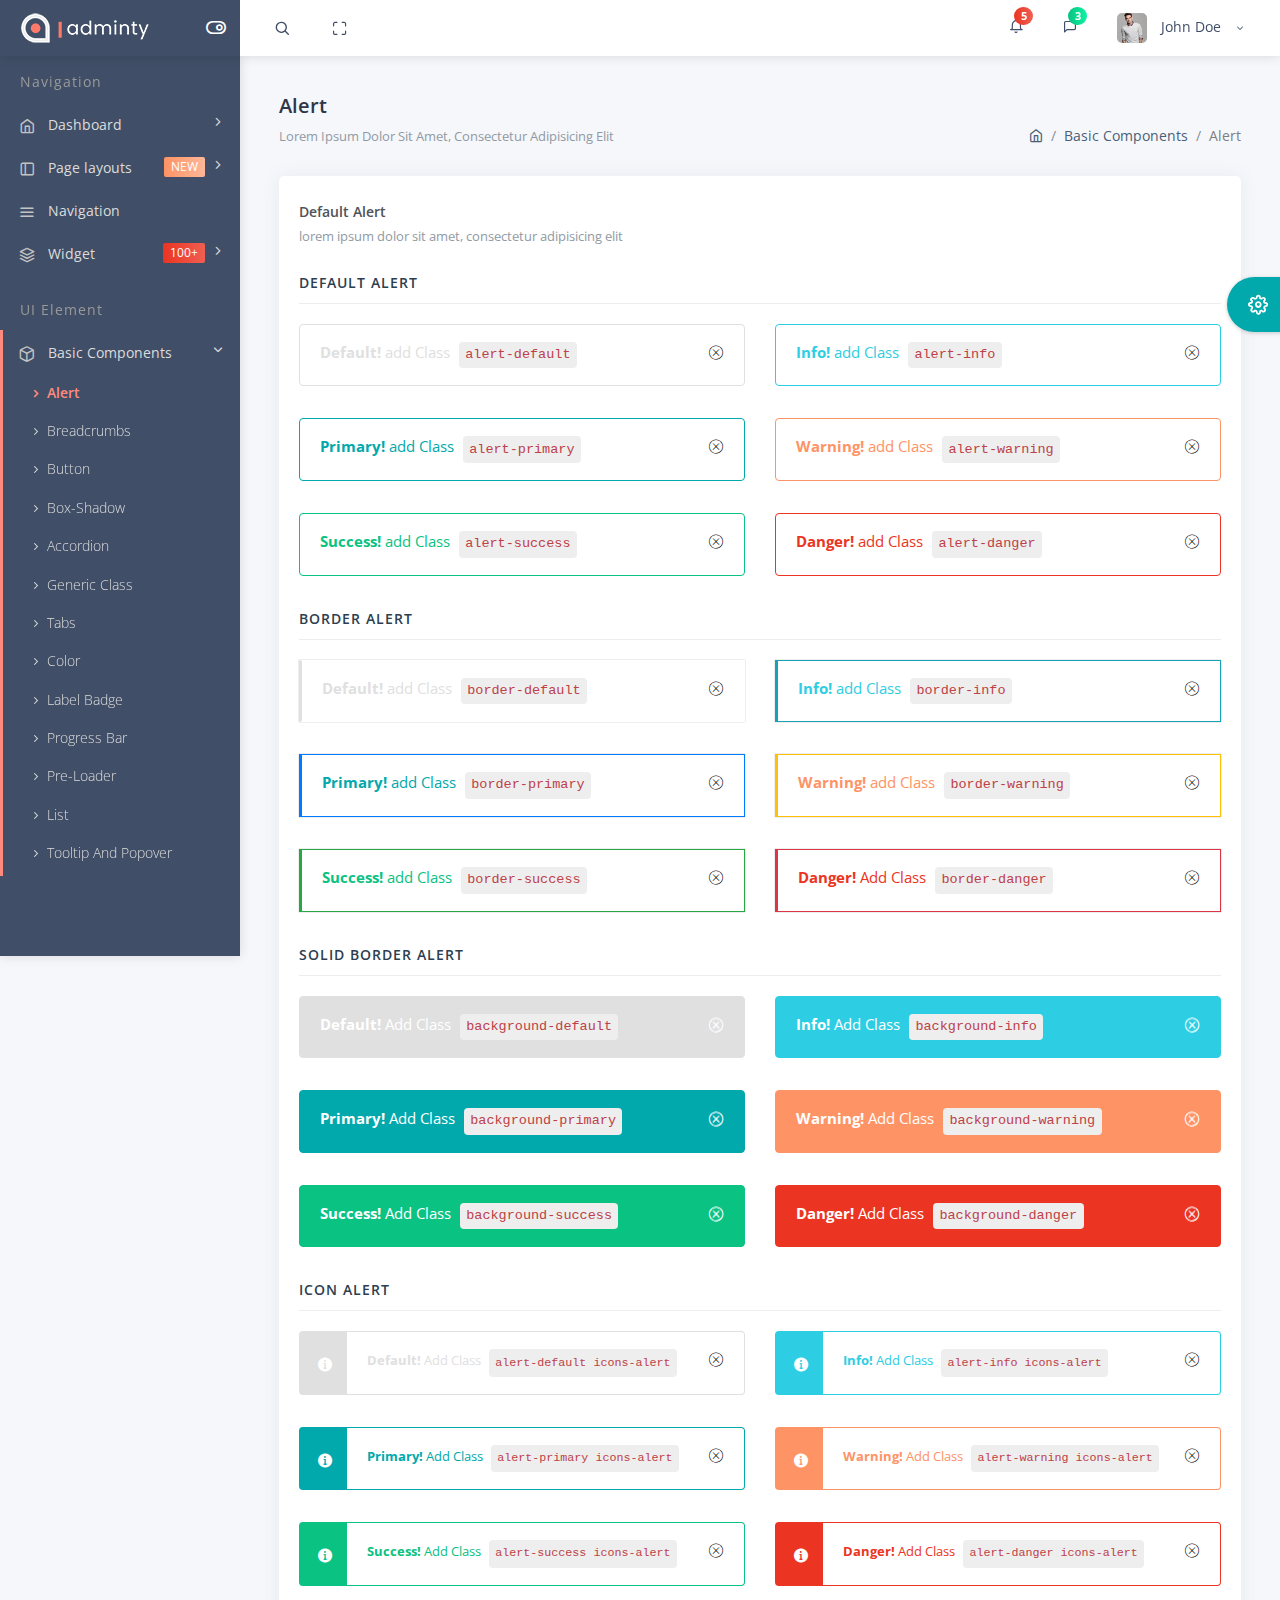
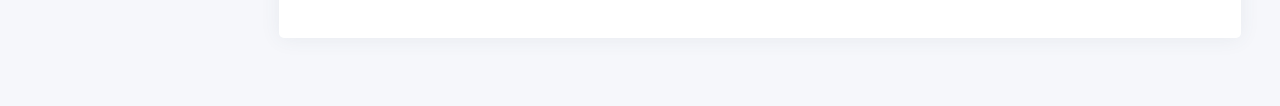
<file: alert.htm>
﻿<!DOCTYPE html>
<html lang="en">

<head>
    <title>Adminty - Premium Admin Template by Colorlib </title>
    <!-- HTML5 Shim and Respond.js IE10 support of HTML5 elements and media queries -->
    <!-- WARNING: Respond.js doesn't work if you view the page via file:// -->
    <!--[if lt IE 10]>
      <script src="https://oss.maxcdn.com/libs/html5shiv/3.7.0/html5shiv.js"></script>
      <script src="https://oss.maxcdn.com/libs/respond.js/1.4.2/respond.min.js"></script>
      <![endif]-->
    <!-- Meta -->
    <meta charset="utf-8">
    <meta name="viewport" content="width=device-width, initial-scale=1.0, user-scalable=0, minimal-ui">
    <meta http-equiv="X-UA-Compatible" content="IE=edge">
    <meta name="description" content="#">
    <meta name="keywords" content="Admin , Responsive, Landing, Bootstrap, App, Template, Mobile, iOS, Android, apple, creative app">
    <meta name="author" content="#">
    <!-- Favicon icon -->
    <link rel="icon" href="..\files\assets\images\favicon.ico" type="image/x-icon">
    <!-- Google font--><link href="https://fonts.googleapis.com/css?family=Open+Sans:400,600,800" rel="stylesheet">
    <!-- Required Fremwork -->
    <link rel="stylesheet" type="text/css" href="..\files\bower_components\bootstrap\css\bootstrap.min.css">
    <!-- themify-icons line icon -->
    <link rel="stylesheet" type="text/css" href="..\files\assets\icon\themify-icons\themify-icons.css">
    <!-- ico font -->
    <link rel="stylesheet" type="text/css" href="..\files\assets\icon\icofont\css\icofont.css">
    <!-- feather Awesome -->
    <link rel="stylesheet" type="text/css" href="..\files\assets\icon\feather\css\feather.css">
    <!-- Style.css -->
    <link rel="stylesheet" type="text/css" href="..\files\assets\css\style.css">


    <link rel="stylesheet" type="text/css" href="..\files\assets\css\linearicons.css">

    <link rel="stylesheet" type="text/css" href="..\files\assets\css\jquery.mCustomScrollbar.css">
</head>

<body>
<!-- Pre-loader start -->
<div class="theme-loader">
    <div class="ball-scale">
        <div class='contain'>
            <div class="ring">
                <div class="frame"></div>
            </div>
            <div class="ring">
                <div class="frame"></div>
            </div>
            <div class="ring">
                <div class="frame"></div>
            </div>
            <div class="ring">
                <div class="frame"></div>
            </div>
            <div class="ring">
                <div class="frame"></div>
            </div>
            <div class="ring">
                <div class="frame"></div>
            </div>
            <div class="ring">
                <div class="frame"></div>
            </div>
            <div class="ring">
                <div class="frame"></div>
            </div>
            <div class="ring">
                <div class="frame"></div>
            </div>
            <div class="ring">
                <div class="frame"></div>
            </div>
        </div>
    </div>
</div>
<!-- Pre-loader end -->
<div id="pcoded" class="pcoded">
    <div class="pcoded-overlay-box"></div>
    <div class="pcoded-container navbar-wrapper">

        <nav class="navbar header-navbar pcoded-header">
            <div class="navbar-wrapper">

                <div class="navbar-logo">
                    <a class="mobile-menu" id="mobile-collapse" href="#!">
                        <i class="feather icon-menu"></i>
                    </a>
                    <a href="index-1.htm">
                        <img class="img-fluid" src="..\files\assets\images\logo.png" alt="Theme-Logo">
                    </a>
                    <a class="mobile-options">
                        <i class="feather icon-more-horizontal"></i>
                    </a>
                </div>

                <div class="navbar-container container-fluid">
                    <ul class="nav-left">
                        <li class="header-search">
                            <div class="main-search morphsearch-search">
                                <div class="input-group">
                                    <span class="input-group-addon search-close"><i class="feather icon-x"></i></span>
                                    <input type="text" class="form-control">
                                    <span class="input-group-addon search-btn"><i class="feather icon-search"></i></span>
                                </div>
                            </div>
                        </li>
                        <li>
                            <a href="#!" onclick="javascript:toggleFullScreen()">
                                <i class="feather icon-maximize full-screen"></i>
                            </a>
                        </li>
                    </ul>
                    <ul class="nav-right">
                        <li class="header-notification">
                            <div class="dropdown-primary dropdown">
                                <div class="dropdown-toggle" data-toggle="dropdown">
                                    <i class="feather icon-bell"></i>
                                    <span class="badge bg-c-pink">5</span>
                                </div>
                                <ul class="show-notification notification-view dropdown-menu" data-dropdown-in="fadeIn" data-dropdown-out="fadeOut">
                                    <li>
                                        <h6>Notifications</h6>
                                        <label class="label label-danger">New</label>
                                    </li>
                                    <li>
                                        <div class="media">
                                            <img class="d-flex align-self-center img-radius" src="..\files\assets\images\avatar-4.jpg" alt="Generic placeholder image">
                                            <div class="media-body">
                                                <h5 class="notification-user">John Doe</h5>
                                                <p class="notification-msg">Lorem ipsum dolor sit amet, consectetuer elit.</p>
                                                <span class="notification-time">30 minutes ago</span>
                                            </div>
                                        </div>
                                    </li>
                                    <li>
                                        <div class="media">
                                            <img class="d-flex align-self-center img-radius" src="..\files\assets\images\avatar-3.jpg" alt="Generic placeholder image">
                                            <div class="media-body">
                                                <h5 class="notification-user">Joseph William</h5>
                                                <p class="notification-msg">Lorem ipsum dolor sit amet, consectetuer elit.</p>
                                                <span class="notification-time">30 minutes ago</span>
                                            </div>
                                        </div>
                                    </li>
                                    <li>
                                        <div class="media">
                                            <img class="d-flex align-self-center img-radius" src="..\files\assets\images\avatar-4.jpg" alt="Generic placeholder image">
                                            <div class="media-body">
                                                <h5 class="notification-user">Sara Soudein</h5>
                                                <p class="notification-msg">Lorem ipsum dolor sit amet, consectetuer elit.</p>
                                                <span class="notification-time">30 minutes ago</span>
                                            </div>
                                        </div>
                                    </li>
                                </ul>
                            </div>
                        </li>
                        <li class="header-notification">
                            <div class="dropdown-primary dropdown">
                                <div class="displayChatbox dropdown-toggle" data-toggle="dropdown">
                                    <i class="feather icon-message-square"></i>
                                    <span class="badge bg-c-green">3</span>
                                </div>
                            </div>
                        </li>
                        <li class="user-profile header-notification">
                            <div class="dropdown-primary dropdown">
                                <div class="dropdown-toggle" data-toggle="dropdown">
                                    <img src="..\files\assets\images\avatar-4.jpg" class="img-radius" alt="User-Profile-Image">
                                    <span>John Doe</span>
                                    <i class="feather icon-chevron-down"></i>
                                </div>
                                <ul class="show-notification profile-notification dropdown-menu" data-dropdown-in="fadeIn" data-dropdown-out="fadeOut">
                                    <li>
                                        <a href="#!">
                                            <i class="feather icon-settings"></i> Settings
                                        </a>
                                    </li>
                                    <li>
                                        <a href="user-profile.htm">
                                            <i class="feather icon-user"></i> Profile
                                        </a>
                                    </li>
                                    <li>
                                        <a href="email-inbox.htm">
                                            <i class="feather icon-mail"></i> My Messages
                                        </a>
                                    </li>
                                    <li>
                                        <a href="auth-lock-screen.htm">
                                            <i class="feather icon-lock"></i> Lock Screen
                                        </a>
                                    </li>
                                    <li>
                                        <a href="auth-normal-sign-in.htm">
                                            <i class="feather icon-log-out"></i> Logout
                                        </a>
                                    </li>
                                </ul>

                            </div>
                        </li>
                    </ul>
                </div>
            </div>
        </nav>

        <!-- Sidebar chat start -->
        <div id="sidebar" class="users p-chat-user showChat">
            <div class="had-container">
                <div class="card card_main p-fixed users-main">
                    <div class="user-box">
                        <div class="chat-inner-header">
                            <div class="back_chatBox">
                                <div class="right-icon-control">
                                    <input type="text" class="form-control  search-text" placeholder="Search Friend" id="search-friends">
                                    <div class="form-icon">
                                        <i class="icofont icofont-search"></i>
                                    </div>
                                </div>
                            </div>
                        </div>
                        <div class="main-friend-list">
                            <div class="media userlist-box" data-id="1" data-status="online" data-username="Josephin Doe" data-toggle="tooltip" data-placement="left" title="Josephin Doe">
                                <a class="media-left" href="#!">
                                    <img class="media-object img-radius img-radius" src="..\files\assets\images\avatar-3.jpg" alt="Generic placeholder image ">
                                    <div class="live-status bg-success"></div>
                                </a>
                                <div class="media-body">
                                    <div class="f-13 chat-header">Josephin Doe</div>
                                </div>
                            </div>
                            <div class="media userlist-box" data-id="2" data-status="online" data-username="Lary Doe" data-toggle="tooltip" data-placement="left" title="Lary Doe">
                                <a class="media-left" href="#!">
                                    <img class="media-object img-radius" src="..\files\assets\images\avatar-2.jpg" alt="Generic placeholder image">
                                    <div class="live-status bg-success"></div>
                                </a>
                                <div class="media-body">
                                    <div class="f-13 chat-header">Lary Doe</div>
                                </div>
                            </div>
                            <div class="media userlist-box" data-id="3" data-status="online" data-username="Alice" data-toggle="tooltip" data-placement="left" title="Alice">
                                <a class="media-left" href="#!">
                                    <img class="media-object img-radius" src="..\files\assets\images\avatar-4.jpg" alt="Generic placeholder image">
                                    <div class="live-status bg-success"></div>
                                </a>
                                <div class="media-body">
                                    <div class="f-13 chat-header">Alice</div>
                                </div>
                            </div>
                            <div class="media userlist-box" data-id="4" data-status="online" data-username="Alia" data-toggle="tooltip" data-placement="left" title="Alia">
                                <a class="media-left" href="#!">
                                    <img class="media-object img-radius" src="..\files\assets\images\avatar-3.jpg" alt="Generic placeholder image">
                                    <div class="live-status bg-success"></div>
                                </a>
                                <div class="media-body">
                                    <div class="f-13 chat-header">Alia</div>
                                </div>
                            </div>
                            <div class="media userlist-box" data-id="5" data-status="online" data-username="Suzen" data-toggle="tooltip" data-placement="left" title="Suzen">
                                <a class="media-left" href="#!">
                                    <img class="media-object img-radius" src="..\files\assets\images\avatar-2.jpg" alt="Generic placeholder image">
                                    <div class="live-status bg-success"></div>
                                </a>
                                <div class="media-body">
                                    <div class="f-13 chat-header">Suzen</div>
                                </div>
                            </div>
                        </div>
                    </div>
                </div>
            </div>
        </div>
        <!-- Sidebar inner chat start-->
        <div class="showChat_inner">
            <div class="media chat-inner-header">
                <a class="back_chatBox">
                    <i class="feather icon-chevron-left"></i> Josephin Doe
                </a>
            </div>
            <div class="media chat-messages">
                <a class="media-left photo-table" href="#!">
                    <img class="media-object img-radius img-radius m-t-5" src="..\files\assets\images\avatar-3.jpg" alt="Generic placeholder image">
                </a>
                <div class="media-body chat-menu-content">
                    <div class="">
                        <p class="chat-cont">I'm just looking around. Will you tell me something about yourself?</p>
                        <p class="chat-time">8:20 a.m.</p>
                    </div>
                </div>
            </div>
            <div class="media chat-messages">
                <div class="media-body chat-menu-reply">
                    <div class="">
                        <p class="chat-cont">I'm just looking around. Will you tell me something about yourself?</p>
                        <p class="chat-time">8:20 a.m.</p>
                    </div>
                </div>
                <div class="media-right photo-table">
                    <a href="#!">
                        <img class="media-object img-radius img-radius m-t-5" src="..\files\assets\images\avatar-4.jpg" alt="Generic placeholder image">
                    </a>
                </div>
            </div>
            <div class="chat-reply-box p-b-20">
                <div class="right-icon-control">
                    <input type="text" class="form-control search-text" placeholder="Share Your Thoughts">
                    <div class="form-icon">
                        <i class="feather icon-navigation"></i>
                    </div>
                </div>
            </div>
        </div>
        <!-- Sidebar inner chat end-->
        <div class="pcoded-main-container">
            <div class="pcoded-wrapper">
                <nav class="pcoded-navbar">
                    <div class="pcoded-inner-navbar main-menu">
                        <div class="pcoded-navigatio-lavel">Navigation</div>
                        <ul class="pcoded-item pcoded-left-item">
                            <li class="pcoded-hasmenu">
                                <a href="javascript:void(0)">
                                    <span class="pcoded-micon"><i class="feather icon-home"></i></span>
                                    <span class="pcoded-mtext">Dashboard</span>
                                </a>
                                <ul class="pcoded-submenu">
                                    <li class="">
                                        <a href="index-1.htm">
                                            <span class="pcoded-mtext">Default</span>
                                        </a>
                                    </li>
                                    <li class="">
                                        <a href="dashboard-crm.htm">
                                            <span class="pcoded-mtext">CRM</span>
                                        </a>
                                    </li>
                                    <li class=" ">
                                        <a href="dashboard-analytics.htm">
                                            <span class="pcoded-mtext">Analytics</span>
                                            <span class="pcoded-badge label label-info ">NEW</span>
                                        </a>
                                    </li>
                                </ul>
                            </li>
                            <li class="pcoded-hasmenu">
                                <a href="javascript:void(0)">
                                    <span class="pcoded-micon"><i class="feather icon-sidebar"></i></span>
                                    <span class="pcoded-mtext">Page layouts</span>
                                    <span class="pcoded-badge label label-warning">NEW</span>
                                </a>
                                <ul class="pcoded-submenu">
                                    <li class=" pcoded-hasmenu">
                                        <a href="javascript:void(0)">
                                            <span class="pcoded-mtext">Vertical</span>
                                        </a>
                                        <ul class="pcoded-submenu">
                                            <li class=" ">
                                                <a href="menu-static.htm">
                                                    <span class="pcoded-mtext">Static Layout</span>
                                                </a>
                                            </li>
                                            <li class=" ">
                                                <a href="menu-header-fixed.htm">
                                                    <span class="pcoded-mtext">Header Fixed</span>
                                                </a>
                                            </li>
                                            <li class=" ">
                                                <a href="menu-compact.htm">
                                                    <span class="pcoded-mtext">Compact</span>
                                                </a>
                                            </li>
                                            <li class=" ">
                                                <a href="menu-sidebar.htm">
                                                    <span class="pcoded-mtext">Sidebar Fixed</span>
                                                </a>
                                            </li>

                                        </ul>
                                    </li>
                                    <li class=" pcoded-hasmenu">
                                        <a href="javascript:void(0)">
                                            <span class="pcoded-mtext">Horizontal</span>
                                        </a>
                                        <ul class="pcoded-submenu">
                                            <li class=" ">
                                                <a href="menu-horizontal-static.htm" target="_blank">
                                                    <span class="pcoded-mtext">Static Layout</span>
                                                </a>
                                            </li>
                                            <li class=" ">
                                                <a href="menu-horizontal-fixed.htm" target="_blank">
                                                    <span class="pcoded-mtext">Fixed layout</span>
                                                </a>
                                            </li>
                                            <li class=" ">
                                                <a href="menu-horizontal-icon.htm" target="_blank">
                                                    <span class="pcoded-mtext">Static With Icon</span>
                                                </a>
                                            </li>
                                            <li class=" ">
                                                <a href="menu-horizontal-icon-fixed.htm" target="_blank">
                                                    <span class="pcoded-mtext">Fixed With Icon</span>
                                                </a>
                                            </li>
                                        </ul>
                                    </li>
                                    <li class=" ">
                                        <a href="menu-bottom.htm">
                                            <span class="pcoded-mtext">Bottom Menu</span>
                                        </a>
                                    </li>
                                    <li class=" ">
                                        <a href="box-layout.htm" target="_blank">
                                            <span class="pcoded-mtext">Box Layout</span>
                                        </a>
                                    </li>
                                    <li class=" ">
                                        <a href="menu-rtl.htm" target="_blank">
                                            <span class="pcoded-mtext">RTL</span>
                                        </a>
                                    </li>
                                </ul>
                            </li>
                            <li class="">
                                <a href="navbar-light.htm">
                                    <span class="pcoded-micon"><i class="feather icon-menu"></i></span>
                                    <span class="pcoded-mtext">Navigation</span>
                                </a>
                            </li>
                            <li class="pcoded-hasmenu">
                                <a href="javascript:void(0)">
                                    <span class="pcoded-micon"><i class="feather icon-layers"></i></span>
                                    <span class="pcoded-mtext">Widget</span>
                                    <span class="pcoded-badge label label-danger">100+</span>
                                </a>
                                <ul class="pcoded-submenu">
                                    <li class="">
                                        <a href="widget-statistic.htm">
                                            <span class="pcoded-mtext">Statistic</span>
                                        </a>
                                    </li>
                                    <li class=" ">
                                        <a href="widget-data.htm">
                                            <span class="pcoded-mtext">Data</span>
                                        </a>
                                    </li>
                                    <li class="">
                                        <a href="widget-chart.htm">
                                            <span class="pcoded-mtext">Chart Widget</span>
                                        </a>
                                    </li>

                                </ul>
                            </li>
                        </ul>
                        <div class="pcoded-navigatio-lavel">UI Element</div>
                        <ul class="pcoded-item pcoded-left-item">
                            <li class="pcoded-hasmenu pcoded-trigger">
                                <a href="javascript:void(0)">
                                    <span class="pcoded-micon"><i class="feather icon-box"></i></span>
                                    <span class="pcoded-mtext">Basic Components</span>
                                </a>
                                <ul class="pcoded-submenu">
                                    <li class="active">
                                        <a href="alert.htm">
                                            <span class="pcoded-mtext">Alert</span>
                                        </a>
                                    </li>
                                    <li class=" ">
                                        <a href="breadcrumb.htm">
                                            <span class="pcoded-mtext">Breadcrumbs</span>
                                        </a>
                                    </li>
                                    <li class=" ">
                                        <a href="button.htm">
                                            <span class="pcoded-mtext">Button</span>
                                        </a>
                                    </li>
                                    <li class=" ">
                                        <a href="box-shadow.htm">
                                            <span class="pcoded-mtext">Box-Shadow</span>
                                        </a>
                                    </li>
                                    <li class=" ">
                                        <a href="accordion.htm">
                                            <span class="pcoded-mtext">Accordion</span>
                                        </a>
                                    </li>
                                    <li class=" ">
                                        <a href="generic-class.htm">
                                            <span class="pcoded-mtext">Generic Class</span>
                                        </a>
                                    </li>
                                    <li class=" ">
                                        <a href="tabs.htm">
                                            <span class="pcoded-mtext">Tabs</span>
                                        </a>
                                    </li>
                                    <li class=" ">
                                        <a href="color.htm">
                                            <span class="pcoded-mtext">Color</span>
                                        </a>
                                    </li>
                                    <li class=" ">
                                        <a href="label-badge.htm">
                                            <span class="pcoded-mtext">Label Badge</span>
                                        </a>
                                    </li>
                                    <li class=" ">
                                        <a href="progress-bar.htm">
                                            <span class="pcoded-mtext">Progress Bar</span>
                                        </a>
                                    </li>
                                    <li class=" ">
                                        <a href="preloader.htm">
                                            <span class="pcoded-mtext">Pre-Loader</span>
                                        </a>
                                    </li>
                                    <li class=" ">
                                        <a href="list.htm">
                                            <span class="pcoded-mtext">List</span>
                                        </a>
                                    </li>
                                    <li class=" ">
                                        <a href="tooltip.htm">
                                            <span class="pcoded-mtext">Tooltip And Popover</span>
                                        </a>
                                    </li>
                                    <li class=" ">
                                        <a href="typography.htm">
                                            <span class="pcoded-mtext">Typography</span>
                                        </a>
                                    </li>
                                    <li class=" ">
                                        <a href="other.htm">
                                            <span class="pcoded-mtext">Other</span>
                                        </a>
                                    </li>
                                </ul>
                            </li>
                            <li class="pcoded-hasmenu">
                                <a href="javascript:void(0)">
                                    <span class="pcoded-micon"><i class="feather icon-gitlab"></i></span>
                                    <span class="pcoded-mtext">Advance Components</span>
                                </a>
                                <ul class="pcoded-submenu">
                                    <li class=" ">
                                        <a href="draggable.htm">
                                            <span class="pcoded-mtext">Draggable</span>
                                        </a>
                                    </li>
                                    <li class=" ">
                                        <a href="bs-grid.htm">
                                            <span class="pcoded-mtext">Grid Stack</span>
                                        </a>
                                    </li>
                                    <li class=" ">
                                        <a href="light-box.htm">
                                            <span class="pcoded-mtext">Light Box</span>
                                        </a>
                                    </li>
                                    <li class=" ">
                                        <a href="modal.htm">
                                            <span class="pcoded-mtext">Modal</span>
                                        </a>
                                    </li>
                                    <li class=" ">
                                        <a href="notification.htm">
                                            <span class="pcoded-mtext">Notifications</span>
                                        </a>
                                    </li>
                                    <li class=" ">
                                        <a href="notify.htm">
                                            <span class="pcoded-mtext">PNOTIFY</span>
                                            <span class="pcoded-badge label label-info">NEW</span>
                                        </a>
                                    </li>
                                    <li class=" ">
                                        <a href="rating.htm">
                                            <span class="pcoded-mtext">Rating</span>
                                        </a>
                                    </li>
                                    <li class=" ">
                                        <a href="range-slider.htm">
                                            <span class="pcoded-mtext">Range Slider</span>
                                        </a>
                                    </li>
                                    <li class=" ">
                                        <a href="slider.htm">
                                            <span class="pcoded-mtext">Slider</span>
                                        </a>
                                    </li>
                                    <li class=" ">
                                        <a href="syntax-highlighter.htm">
                                            <span class="pcoded-mtext">Syntax Highlighter</span>
                                        </a>
                                    </li>
                                    <li class=" ">
                                        <a href="tour.htm">
                                            <span class="pcoded-mtext">Tour</span>
                                        </a>
                                    </li>
                                    <li class=" ">
                                        <a href="treeview.htm">
                                            <span class="pcoded-mtext">Tree View</span>
                                        </a>
                                    </li>
                                    <li class=" ">
                                        <a href="nestable.htm">
                                            <span class="pcoded-mtext">Nestable</span>
                                        </a>
                                    </li>
                                    <li class=" ">
                                        <a href="toolbar.htm">
                                            <span class="pcoded-mtext">Toolbar</span>
                                        </a>
                                    </li>
                                    <li class=" ">
                                        <a href="x-editable.htm">
                                            <span class="pcoded-mtext">X-Editable</span>
                                        </a>
                                    </li>
                                </ul>
                            </li>
                            <li class="pcoded-hasmenu">
                                <a href="javascript:void(0)">
                                    <span class="pcoded-micon"><i class="feather icon-package"></i></span>
                                    <span class="pcoded-mtext">Extra Components</span>
                                </a>
                                <ul class="pcoded-submenu">
                                    <li class=" ">
                                        <a href="session-timeout.htm">
                                            <span class="pcoded-mtext">Session Timeout</span>
                                        </a>
                                    </li>
                                    <li class=" ">
                                        <a href="session-idle-timeout.htm">
                                            <span class="pcoded-mtext">Session Idle Timeout</span>
                                        </a>
                                    </li>
                                    <li class=" ">
                                        <a href="offline.htm">
                                            <span class="pcoded-mtext">Offline</span>
                                        </a>
                                    </li>

                                </ul>
                            </li>
                            <li class=" ">
                                <a href="animation.htm">
                                    <span class="pcoded-micon"><i class="feather icon-aperture rotate-refresh"></i><b>A</b></span>
                                    <span class="pcoded-mtext">Animations</span>
                                </a>
                            </li>
                            <li class=" ">
                                <a href="sticky.htm">
                                    <span class="pcoded-micon"><i class="feather icon-cpu"></i></span>
                                    <span class="pcoded-mtext">Sticky Notes</span>
                                    <span class="pcoded-badge label label-danger">HOT</span>
                                </a>
                            </li>
                            <li class="pcoded-hasmenu">
                                <a href="javascript:void(0)">
                                    <span class="pcoded-micon"><i class="feather icon-command"></i></span>
                                    <span class="pcoded-mtext">Icons</span>
                                </a>
                                <ul class="pcoded-submenu">
                                    <li class=" ">
                                        <a href="icon-font-awesome.htm">
                                            <span class="pcoded-mtext">Font Awesome</span>
                                        </a>
                                    </li>
                                    <li class=" ">
                                        <a href="icon-themify.htm">
                                            <span class="pcoded-mtext">Themify</span>
                                        </a>
                                    </li>
                                    <li class=" ">
                                        <a href="icon-simple-line.htm">
                                            <span class="pcoded-mtext">Simple Line Icon</span>
                                        </a>
                                    </li>
                                    <li class=" ">
                                        <a href="icon-ion.htm">
                                            <span class="pcoded-mtext">Ion Icon</span>
                                        </a>
                                    </li>
                                    <li class=" ">
                                        <a href="icon-material-design.htm">
                                            <span class="pcoded-mtext">Material Design</span>
                                        </a>
                                    </li>
                                    <li class=" ">
                                        <a href="icon-icofonts.htm">
                                            <span class="pcoded-mtext">Ico Fonts</span>
                                        </a>
                                    </li>
                                    <li class=" ">
                                        <a href="icon-weather.htm">
                                            <span class="pcoded-mtext">Weather Icon</span>
                                        </a>
                                    </li>
                                    <li class=" ">
                                        <a href="icon-typicons.htm">
                                            <span class="pcoded-mtext">Typicons</span>
                                        </a>
                                    </li>
                                    <li class=" ">
                                        <a href="icon-flags.htm">
                                            <span class="pcoded-mtext">Flags</span>
                                        </a>
                                    </li>
                                </ul>
                            </li>
                        </ul>
                        <div class="pcoded-navigatio-lavel">Forms</div>
                        <ul class="pcoded-item pcoded-left-item">
                            <li class="pcoded-hasmenu">
                                <a href="javascript:void(0)">
                                    <span class="pcoded-micon"><i class="feather icon-clipboard"></i></span>
                                    <span class="pcoded-mtext">Form Components</span>
                                </a>
                                <ul class="pcoded-submenu">
                                    <li class=" ">
                                        <a href="form-elements-component.htm">
                                            <span class="pcoded-mtext">Form Components</span>
                                        </a>
                                    </li>
                                    <li class=" ">
                                        <a href="form-elements-add-on.htm">
                                            <span class="pcoded-mtext">Form-Elements-Add-On</span>
                                        </a>
                                    </li>
                                    <li class=" ">
                                        <a href="form-elements-advance.htm">
                                            <span class="pcoded-mtext">Form-Elements-Advance</span>
                                        </a>
                                    </li>
                                    <li class=" ">
                                        <a href="form-validation.htm">
                                            <span class="pcoded-mtext">Form Validation</span>
                                        </a>
                                    </li>
                                </ul>
                            </li>
                            <li class=" ">
                                <a href="form-picker.htm">
                                    <span class="pcoded-micon"><i class="feather icon-edit-1"></i></span>
                                    <span class="pcoded-mtext">Form Picker</span>
                                    <span class="pcoded-badge label label-warning">NEW</span>
                                </a>
                            </li>
                            <li class=" ">
                                <a href="form-select.htm">
                                    <span class="pcoded-micon"><i class="feather icon-feather"></i></span>
                                    <span class="pcoded-mtext">Form Select</span>
                                </a>
                            </li>
                            <li class=" ">
                                <a href="form-masking.htm">
                                    <span class="pcoded-micon"><i class="feather icon-shield"></i></span>
                                    <span class="pcoded-mtext">Form Masking</span>
                                </a>
                            </li>
                            <li class=" ">
                                <a href="form-wizard.htm">
                                    <span class="pcoded-micon"><i class="feather icon-tv"></i></span>
                                    <span class="pcoded-mtext">Form Wizard</span>
                                </a>
                            </li>
                            <li class="pcoded-hasmenu">
                                <a href="javascript:void(0)">
                                    <span class="pcoded-micon"><i class="feather icon-book"></i></span>
                                    <span class="pcoded-mtext">Ready To Use</span>
                                    <span class="pcoded-badge label label-danger">HOT</span>
                                </a>
                                <ul class="pcoded-submenu">
                                    <li class=" ">
                                        <a href="ready-cloned-elements-form.htm">
                                            <span class="pcoded-mtext">Cloned Elements Form</span>
                                        </a>
                                    </li>
                                    <li class=" ">
                                        <a href="ready-currency-form.htm">
                                            <span class="pcoded-mtext">Currency Form</span>
                                        </a>
                                    </li>
                                    <li class=" ">
                                        <a href="ready-form-booking.htm">
                                            <span class="pcoded-mtext">Booking Form</span>
                                        </a>
                                    </li>
                                    <li class=" ">
                                        <a href="ready-form-booking-multi-steps.htm">
                                            <span class="pcoded-mtext">Booking Multi Steps Form</span>
                                        </a>
                                    </li>
                                    <li class=" ">
                                        <a href="ready-form-comment.htm">
                                            <span class="pcoded-mtext">Comment Form</span>
                                        </a>
                                    </li>
                                    <li class=" ">
                                        <a href="ready-form-contact.htm">
                                            <span class="pcoded-mtext">Contact Form</span>
                                        </a>
                                    </li>
                                    <li class=" ">
                                        <a href="ready-job-application-form.htm">
                                            <span class="pcoded-mtext">Job Application Form</span>
                                        </a>
                                    </li>
                                    <li class=" ">
                                        <a href="ready-js-addition-form.htm">
                                            <span class="pcoded-mtext">JS Addition Form</span>
                                        </a>
                                    </li>
                                    <li class=" ">
                                        <a href="ready-login-form.htm">
                                            <span class="pcoded-mtext">Login Form</span>
                                        </a>
                                    </li>
                                    <li class=" ">
                                        <a href="ready-popup-modal-form.htm" target="_blank">
                                            <span class="pcoded-mtext">Popup Modal Form</span>
                                        </a>
                                    </li>
                                    <li class=" ">
                                        <a href="ready-registration-form.htm">
                                            <span class="pcoded-mtext">Registration Form</span>
                                        </a>
                                    </li>
                                    <li class=" ">
                                        <a href="ready-review-form.htm">
                                            <span class="pcoded-mtext">Review Form</span>
                                        </a>
                                    </li>
                                    <li class=" ">
                                        <a href="ready-subscribe-form.htm">
                                            <span class="pcoded-mtext">Subscribe Form</span>
                                        </a>
                                    </li>
                                    <li class=" ">
                                        <a href="ready-suggestion-form.htm">
                                            <span class="pcoded-mtext">Suggestion Form</span>
                                        </a>
                                    </li>
                                    <li class=" ">
                                        <a href="ready-tabs-form.htm">
                                            <span class="pcoded-mtext">Tabs Form</span>
                                        </a>
                                    </li>
                                </ul>
                            </li>
                        </ul>
                        <div class="pcoded-navigatio-lavel">Tables</div>
                        <ul class="pcoded-item pcoded-left-item">
                            <li class="pcoded-hasmenu">
                                <a href="javascript:void(0)">
                                    <span class="pcoded-micon"><i class="feather icon-credit-card"></i></span>
                                    <span class="pcoded-mtext">Bootstrap Table</span>
                                </a>
                                <ul class="pcoded-submenu">
                                    <li class=" ">
                                        <a href="bs-basic-table.htm">
                                            <span class="pcoded-mtext">Basic Table</span>
                                        </a>
                                    </li>
                                    <li class=" ">
                                        <a href="bs-table-sizing.htm">
                                            <span class="pcoded-mtext">Sizing Table</span>
                                        </a>
                                    </li>
                                    <li class=" ">
                                        <a href="bs-table-border.htm">
                                            <span class="pcoded-mtext">Border Table</span>
                                        </a>
                                    </li>
                                    <li class=" ">
                                        <a href="bs-table-styling.htm">
                                            <span class="pcoded-mtext">Styling Table</span>
                                        </a>
                                    </li>
                                </ul>
                            </li>
                            <li class="pcoded-hasmenu">
                                <a href="javascript:void(0)">
                                    <span class="pcoded-micon"><i class="feather icon-inbox"></i></span>
                                    <span class="pcoded-mtext">Data Table</span>
                                    <span class="pcoded-mcaret"></span>
                                </a>
                                <ul class="pcoded-submenu">
                                    <li class=" ">
                                        <a href="dt-basic.htm">
                                            <span class="pcoded-mtext">Basic Initialization</span>
                                        </a>
                                    </li>
                                    <li class=" ">
                                        <a href="dt-advance.htm">
                                            <span class="pcoded-mtext">Advance Initialization</span>
                                        </a>
                                    </li>
                                    <li class=" ">
                                        <a href="dt-styling.htm">
                                            <span class="pcoded-mtext">Styling</span>
                                        </a>
                                    </li>
                                    <li class=" ">
                                        <a href="dt-api.htm">
                                            <span class="pcoded-mtext">API</span>
                                        </a>
                                    </li>
                                    <li class=" ">
                                        <a href="dt-ajax.htm">
                                            <span class="pcoded-mtext">Ajax</span>
                                        </a>
                                    </li>
                                    <li class=" ">
                                        <a href="dt-server-side.htm">
                                            <span class="pcoded-mtext">Server Side</span>
                                        </a>
                                    </li>
                                    <li class=" ">
                                        <a href="dt-plugin.htm">
                                            <span class="pcoded-mtext">Plug-In</span>
                                        </a>
                                    </li>
                                    <li class=" ">
                                        <a href="dt-data-sources.htm">
                                            <span class="pcoded-mtext">Data Sources</span>
                                        </a>
                                    </li>

                                </ul>
                            </li>
                            <li class="pcoded-hasmenu">
                                <a href="javascript:void(0)">
                                    <span class="pcoded-micon"><i class="feather icon-server"></i></span>
                                    <span class="pcoded-mtext">Data Table Extensions</span>
                                </a>
                                <ul class="pcoded-submenu">
                                    <li class=" ">
                                        <a href="dt-ext-autofill.htm">
                                            <span class="pcoded-mtext">AutoFill</span>
                                        </a>
                                    </li>
                                    <li class="pcoded-hasmenu">
                                        <a href="javascript:void(0)">
                                            <span class="pcoded-mtext">Button</span>
                                        </a>
                                        <ul class="pcoded-submenu">
                                            <li class=" ">
                                                <a href="dt-ext-basic-buttons.htm">
                                                    <span class="pcoded-mtext">Basic Button</span>
                                                </a>
                                            </li>
                                            <li class=" ">
                                                <a href="dt-ext-buttons-html-5-data-export.htm">
                                                    <span class="pcoded-mtext">Html-5 Data Export</span>
                                                </a>
                                            </li>
                                        </ul>
                                    </li>
                                    <li class=" ">
                                        <a href="dt-ext-col-reorder.htm">
                                            <span class="pcoded-mtext">Col Reorder</span>
                                        </a>
                                    </li>
                                    <li class=" ">
                                        <a href="dt-ext-fixed-columns.htm">
                                            <span class="pcoded-mtext">Fixed Columns</span>
                                        </a>
                                    </li>
                                    <li class=" ">
                                        <a href="dt-ext-fixed-header.htm">
                                            <span class="pcoded-mtext">Fixed Header</span>
                                        </a>
                                    </li>
                                    <li class=" ">
                                        <a href="dt-ext-key-table.htm">
                                            <span class="pcoded-mtext">Key Table</span>
                                        </a>
                                    </li>
                                    <li class=" ">
                                        <a href="dt-ext-responsive.htm">
                                            <span class="pcoded-mtext">Responsive</span>
                                        </a>
                                    </li>
                                    <li class=" ">
                                        <a href="dt-ext-row-reorder.htm">
                                            <span class="pcoded-mtext">Row Reorder</span>
                                        </a>
                                    </li>
                                    <li class=" ">
                                        <a href="dt-ext-scroller.htm">
                                            <span class="pcoded-mtext">Scroller</span>
                                        </a>
                                    </li>
                                    <li class=" ">
                                        <a href="dt-ext-select.htm">
                                            <span class="pcoded-mtext">Select Table</span>
                                        </a>
                                    </li>
                                </ul>
                            </li>
                            <li class=" ">
                                <a href="foo-table.htm">
                                    <span class="pcoded-micon"><i class="feather icon-hash"></i></span>
                                    <span class="pcoded-mtext">FooTable</span>
                                </a>
                            </li>
                            <li class="pcoded-hasmenu ">
                                <a href="javascript:void(0)">
                                    <span class="pcoded-micon"><i class="feather icon-airplay"></i></span>
                                    <span class="pcoded-mtext">Handson Table</span>
                                </a>
                                <ul class="pcoded-submenu">
                                    <li class="">
                                        <a href="handson-appearance.htm">
                                            <span class="pcoded-mtext">Appearance</span>
                                        </a>
                                    </li>
                                    <li class="">
                                        <a href="handson-data-operation.htm">
                                            <span class="pcoded-mtext">Data Operation</span>
                                        </a>
                                    </li>
                                    <li class="">
                                        <a href="handson-rows-cols.htm">
                                            <span class="pcoded-mtext">Rows Columns</span>
                                        </a>
                                    </li>
                                    <li class="">
                                        <a href="handson-columns-only.htm">
                                            <span class="pcoded-mtext">Columns Only</span>
                                        </a>
                                    </li>
                                    <li class="">
                                        <a href="handson-cell-features.htm">
                                            <span class="pcoded-mtext">Cell Features</span>
                                        </a>
                                    </li>
                                    <li class="">
                                        <a href="handson-cell-types.htm">
                                            <span class="pcoded-mtext">Cell Types</span>
                                        </a>
                                    </li>
                                    <li class="">
                                        <a href="handson-integrations.htm">
                                            <span class="pcoded-mtext">Integrations</span>
                                        </a>
                                    </li>
                                    <li class="">
                                        <a href="handson-rows-only.htm">
                                            <span class="pcoded-mtext">Rows Only</span>
                                        </a>
                                    </li>
                                    <li class="">
                                        <a href="handson-utilities.htm">
                                            <span class="pcoded-mtext">Utilities</span>
                                        </a>
                                    </li>
                                </ul>
                            </li>
                            <li class="">
                                <a href="editable-table.htm">
                                    <span class="pcoded-micon"><i class="feather icon-edit"></i></span>
                                    <span class="pcoded-mtext">Editable Table</span>
                                </a>
                            </li>
                        </ul>
                        <div class="pcoded-navigatio-lavel">Chart And Maps</div>
                        <ul class="pcoded-item pcoded-left-item">
                            <li class="pcoded-hasmenu ">
                                <a href="javascript:void(0)">
                                    <span class="pcoded-micon"><i class="feather icon-pie-chart"></i></span>
                                    <span class="pcoded-mtext">Charts</span>
                                </a>
                                <ul class="pcoded-submenu">
                                    <li class="">
                                        <a href="chart-google.htm">
                                            <span class="pcoded-mtext">Google Chart</span>
                                        </a>
                                    </li>
                                    <li class="">
                                        <a href="chart-echart.htm">
                                            <span class="pcoded-mtext">Echarts</span>
                                        </a>
                                    </li>
                                    <li class="">
                                        <a href="chart-chartjs.htm">
                                            <span class="pcoded-mtext">ChartJs</span>
                                        </a>
                                    </li>
                                    <li class="">
                                        <a href="chart-list.htm">
                                            <span class="pcoded-mtext">List Chart</span>
                                        </a>
                                    </li>
                                    <li class="">
                                        <a href="chart-float.htm">
                                            <span class="pcoded-mtext">Float Chart</span>
                                        </a>
                                    </li>
                                    <li class="">
                                        <a href="chart-knob.htm">
                                            <span class="pcoded-mtext">Knob chart</span>
                                        </a>
                                    </li>
                                    <li class="">
                                        <a href="chart-morris.htm">
                                            <span class="pcoded-mtext">Morris Chart</span>
                                        </a>
                                    </li>
                                    <li class="">
                                        <a href="chart-nvd3.htm">
                                            <span class="pcoded-mtext">Nvd3 Chart</span>
                                        </a>
                                    </li>
                                    <li class="">
                                        <a href="chart-peity.htm">
                                            <span class="pcoded-mtext">Peity Chart</span>
                                        </a>
                                    </li>
                                    <li class="">
                                        <a href="chart-radial.htm">
                                            <span class="pcoded-mtext">Radial Chart</span>
                                        </a>
                                    </li>
                                    <li class="">
                                        <a href="chart-rickshaw.htm">
                                            <span class="pcoded-mtext">Rickshaw Chart</span>
                                        </a>
                                    </li>
                                    <li class="">
                                        <a href="chart-sparkline.htm">
                                            <span class="pcoded-mtext">Sparkline Chart</span>
                                        </a>
                                    </li>
                                    <li class="">
                                        <a href="chart-c3.htm">
                                            <span class="pcoded-mtext">C3 Chart</span>
                                        </a>
                                    </li>
                                </ul>
                            </li>
                            <li class="pcoded-hasmenu ">
                                <a href="javascript:void(0)">
                                    <span class="pcoded-micon"><i class="feather icon-map"></i></span>
                                    <span class="pcoded-mtext">Maps</span>
                                </a>
                                <ul class="pcoded-submenu">
                                    <li class="">
                                        <a href="map-google.htm">
                                            <span class="pcoded-mtext">Google Maps</span>
                                        </a>
                                    </li>
                                    <li class="">
                                        <a href="map-vector.htm">
                                            <span class="pcoded-mtext">Vector Maps</span>
                                        </a>
                                    </li>
                                    <li class="">
                                        <a href="map-api.htm">
                                            <span class="pcoded-mtext">Google Map Search API</span>
                                        </a>
                                    </li>
                                    <li class="">
                                        <a href="location.htm">
                                            <span class="pcoded-mtext">Location</span>
                                        </a>
                                    </li>
                                </ul>
                            </li>
                            <li class="">
                                <a href="..\files\extra-pages\landingpage\index.htm" target="_blank">
                                    <span class="pcoded-micon"><i class="feather icon-navigation-2"></i></span>
                                    <span class="pcoded-mtext">Landing Page</span>
                                </a>
                            </li>
                        </ul>
                        <div class="pcoded-navigatio-lavel">Pages</div>
                        <ul class="pcoded-item pcoded-left-item">
                            <li class="pcoded-hasmenu ">
                                <a href="javascript:void(0)">
                                    <span class="pcoded-micon"><i class="feather icon-unlock"></i></span>
                                    <span class="pcoded-mtext">Authentication</span>
                                </a>
                                <ul class="pcoded-submenu">
                                    <li class="">
                                        <a href="auth-normal-sign-in.htm" target="_blank">
                                            <span class="pcoded-mtext">Login With BG Image</span>
                                        </a>
                                    </li>
                                    <li class="">
                                        <a href="auth-sign-in-social.htm" target="_blank">
                                            <span class="pcoded-mtext">Login With Social Icon</span>
                                        </a>
                                    </li>
                                    <li class="">
                                        <a href="auth-sign-in-social-header-footer.htm" target="_blank">
                                            <span class="pcoded-mtext">Login Social With Header And Footer</span>
                                        </a>
                                    </li>
                                    <li class="">
                                        <a href="auth-normal-sign-in-header-footer.htm" target="_blank">
                                            <span class="pcoded-mtext">Login With Header And Footer</span>
                                        </a>
                                    </li>
                                    <li class="">
                                        <a href="auth-sign-up.htm" target="_blank">
                                            <span class="pcoded-mtext">Registration BG Image</span>
                                        </a>
                                    </li>
                                    <li class="">
                                        <a href="auth-sign-up-social.htm" target="_blank">
                                            <span class="pcoded-mtext">Registration Social Icon</span>
                                        </a>
                                    </li>
                                    <li class="">
                                        <a href="auth-sign-up-social-header-footer.htm" target="_blank">
                                            <span class="pcoded-mtext">Registration Social With Header And Footer</span>
                                        </a>
                                    </li>
                                    <li class="">
                                        <a href="auth-sign-up-header-footer.htm" target="_blank">
                                            <span class="pcoded-mtext">Registration With Header And Footer</span>
                                        </a>
                                    </li>
                                    <li class="">
                                        <a href="auth-multi-step-sign-up.htm" target="_blank">
                                            <span class="pcoded-mtext">Multi Step Registration</span>
                                        </a>
                                    </li>
                                    <li class="">
                                        <a href="auth-reset-password.htm" target="_blank">
                                            <span class="pcoded-mtext">Forgot Password</span>
                                        </a>
                                    </li>
                                    <li class="">
                                        <a href="auth-lock-screen.htm" target="_blank">
                                            <span class="pcoded-mtext">Lock Screen</span>
                                        </a>
                                    </li>
                                    <li class="">
                                        <a href="auth-modal.htm" target="_blank">
                                            <span class="pcoded-mtext">Modal</span>
                                        </a>
                                    </li>
                                </ul>
                            </li>
                            <li class="pcoded-hasmenu ">
                                <a href="javascript:void(0)">
                                    <span class="pcoded-micon"><i class="feather icon-sliders"></i></span>
                                    <span class="pcoded-mtext">Maintenance</span>
                                </a>
                                <ul class="pcoded-submenu">
                                    <li class="">
                                        <a href="error.htm">
                                            <span class="pcoded-mtext">Error</span>
                                        </a>
                                    </li>
                                    <li class="">
                                        <a href="comming-soon.htm">
                                            <span class="pcoded-mtext">Comming Soon</span>
                                        </a>
                                    </li>
                                    <li class="">
                                        <a href="offline-ui.htm">
                                            <span class="pcoded-mtext">Offline UI</span>
                                        </a>
                                    </li>
                                </ul>
                            </li>
                            <li class="pcoded-hasmenu ">
                                <a href="javascript:void(0)">
                                    <span class="pcoded-micon"><i class="feather icon-users"></i></span>
                                    <span class="pcoded-mtext">User Profile</span>
                                </a>
                                <ul class="pcoded-submenu">
                                    <li class="">
                                        <a href="timeline.htm">
                                            <span class="pcoded-mtext">Timeline</span>
                                        </a>
                                    </li>
                                    <li class="">
                                        <a href="timeline-social.htm">
                                            <span class="pcoded-mtext">Timeline Social</span>
                                        </a>
                                    </li>
                                    <li class="">
                                        <a href="user-profile.htm">
                                            <span class="pcoded-mtext">User Profile</span>
                                        </a>
                                    </li>
                                    <li class="">
                                        <a href="user-card.htm">
                                            <span class="pcoded-mtext">User Card</span>
                                        </a>
                                    </li>
                                </ul>
                            </li>
                            <li class="pcoded-hasmenu ">
                                <a href="javascript:void(0)">
                                    <span class="pcoded-micon"><i class="feather icon-shopping-cart"></i></span>
                                    <span class="pcoded-mtext">E-Commerce</span>
                                    <span class="pcoded-badge label label-danger">NEW</span>
                                </a>
                                <ul class="pcoded-submenu">
                                    <li class="">
                                        <a href="product.htm">
                                            <span class="pcoded-mtext">Product</span>
                                        </a>
                                    </li>
                                    <li class="">
                                        <a href="product-list.htm">
                                            <span class="pcoded-mtext">Product List</span>
                                        </a>
                                    </li>
                                    <li class="">
                                        <a href="product-edit.htm">
                                            <span class="pcoded-mtext">Product Edit</span>
                                        </a>
                                    </li>
                                    <li class="">
                                        <a href="product-detail.htm">
                                            <span class="pcoded-mtext">Product Detail</span>
                                        </a>
                                    </li>
                                    <li class="">
                                        <a href="product-cart.htm">
                                            <span class="pcoded-mtext">Product Card</span>
                                        </a>
                                    </li>
                                    <li class="">
                                        <a href="product-payment.htm">
                                            <span class="pcoded-mtext">Credit Card Form</span>
                                        </a>
                                    </li>
                                </ul>
                            </li>
                            <li class="pcoded-hasmenu ">
                                <a href="javascript:void(0)">
                                    <span class="pcoded-micon"><i class="feather icon-mail"></i></span>
                                    <span class="pcoded-mtext">Email</span>
                                </a>
                                <ul class="pcoded-submenu">
                                    <li class="">
                                        <a href="email-compose.htm">
                                            <span class="pcoded-mtext">Compose Email</span>
                                        </a>
                                    </li>
                                    <li class="">
                                        <a href="email-inbox.htm">
                                            <span class="pcoded-mtext">Inbox</span>
                                        </a>
                                    </li>
                                    <li class="">
                                        <a href="email-read.htm">
                                            <span class="pcoded-mtext">Read Mail</span>
                                        </a>
                                    </li>
                                    <li class="pcoded-hasmenu ">
                                        <a href="javascript:void(0)">
                                            <span class="pcoded-mtext">Email Template</span>
                                        </a>
                                        <ul class="pcoded-submenu">
                                            <li class="">
                                                <a href="..\files\extra-pages\email-templates\email-welcome.htm">
                                                    <span class="pcoded-mtext">Welcome Email</span>
                                                </a>
                                            </li>
                                            <li class="">
                                                <a href="..\files\extra-pages\email-templates\email-password.htm">
                                                    <span class="pcoded-mtext">Reset Password</span>
                                                </a>
                                            </li>
                                            <li class="">
                                                <a href="..\files\extra-pages\email-templates\email-newsletter.htm">
                                                    <span class="pcoded-mtext">Newsletter Email</span>
                                                </a>
                                            </li>
                                            <li class="">
                                                <a href="..\files\extra-pages\email-templates\email-launch.htm">
                                                    <span class="pcoded-mtext">App Launch</span>
                                                </a>
                                            </li>
                                            <li class="">
                                                <a href="..\files\extra-pages\email-templates\email-activation.htm">
                                                    <span class="pcoded-mtext">Activation Code</span>
                                                </a>
                                            </li>
                                        </ul>
                                    </li>
                                </ul>
                            </li>
                        </ul>
                        <div class="pcoded-navigatio-lavel">App</div>
                        <ul class="pcoded-item pcoded-left-item">
                            <li class=" ">
                                <a href="chat.htm">
                                    <span class="pcoded-micon"><i class="feather icon-message-square"></i></span>
                                    <span class="pcoded-mtext">Chat</span>
                                </a>
                            </li>
                            <li class="pcoded-hasmenu ">
                                <a href="javascript:void(0)">
                                    <span class="pcoded-micon"><i class="feather icon-globe"></i></span>
                                    <span class="pcoded-mtext">Social</span>
                                </a>
                                <ul class="pcoded-submenu">
                                    <li class="">
                                        <a href="fb-wall.htm">
                                            <span class="pcoded-mtext">Wall</span>
                                        </a>
                                    </li>
                                    <li class="">
                                        <a href="message.htm">
                                            <span class="pcoded-mtext">Messages</span>
                                        </a>
                                    </li>
                                </ul>
                            </li>
                            <li class="pcoded-hasmenu ">
                                <a href="javascript:void(0)">
                                    <span class="pcoded-micon"><i class="feather icon-check-circle"></i></span>
                                    <span class="pcoded-mtext">Task</span>
                                </a>
                                <ul class="pcoded-submenu">
                                    <li class="">
                                        <a href="task-list.htm">
                                            <span class="pcoded-mtext">Task List</span>
                                        </a>
                                    </li>
                                    <li class="">
                                        <a href="task-board.htm">
                                            <span class="pcoded-mtext">Task Board</span>
                                        </a>
                                    </li>
                                    <li class="">
                                        <a href="task-detail.htm">
                                            <span class="pcoded-mtext">Task Detail</span>
                                        </a>
                                    </li>
                                    <li class="">
                                        <a href="issue-list.htm">
                                            <span class="pcoded-mtext">Issue List</span>
                                        </a>
                                    </li>
                                </ul>
                            </li>
                            <li class="pcoded-hasmenu ">
                                <a href="javascript:void(0)">
                                    <span class="pcoded-micon"><i class="feather icon-bookmark"></i></span>
                                    <span class="pcoded-mtext">To-Do</span>
                                </a>
                                <ul class="pcoded-submenu">
                                    <li class="">
                                        <a href="todo.htm">
                                            <span class="pcoded-mtext">To-Do</span>
                                        </a>
                                    </li>
                                    <li class="">
                                        <a href="notes.htm">
                                            <span class="pcoded-mtext">Notes</span>
                                        </a>
                                    </li>
                                </ul>
                            </li>
                            <li class="pcoded-hasmenu ">
                                <a href="javascript:void(0)">
                                    <span class="pcoded-micon"><i class="feather icon-image"></i></span>
                                    <span class="pcoded-mtext">Gallery</span>
                                </a>
                                <ul class="pcoded-submenu">
                                    <li class="">
                                        <a href="gallery-grid.htm">
                                            <span class="pcoded-mtext">Gallery-Grid</span>
                                        </a>
                                    </li>
                                    <li class="">
                                        <a href="gallery-masonry.htm">
                                            <span class="pcoded-mtext">Masonry Gallery</span>
                                        </a>
                                    </li>
                                    <li class="">
                                        <a href="gallery-advance.htm">
                                            <span class="pcoded-mtext">Advance Gallery</span>
                                        </a>
                                    </li>
                                </ul>
                            </li>
                            <li class="pcoded-hasmenu ">
                                <a href="javascript:void(0)">
                                    <span class="pcoded-micon"><i class="feather icon-search"></i><b>S</b></span>
                                    <span class="pcoded-mtext">Search</span>
                                </a>
                                <ul class="pcoded-submenu">
                                    <li class="">
                                        <a href="search-result.htm">
                                            <span class="pcoded-mtext">Simple Search</span>
                                        </a>
                                    </li>
                                    <li class="">
                                        <a href="search-result2.htm">
                                            <span class="pcoded-mtext">Grouping Search</span>
                                        </a>
                                    </li>
                                </ul>
                            </li>
                            <li class="pcoded-hasmenu ">
                                <a href="javascript:void(0)">
                                    <span class="pcoded-micon"><i class="feather icon-award"></i></span>
                                    <span class="pcoded-mtext">Job Search</span>
                                    <span class="pcoded-badge label label-danger">NEW</span>
                                </a>
                                <ul class="pcoded-submenu">
                                    <li class="">
                                        <a href="job-card-view.htm">
                                            <span class="pcoded-mtext">Card View</span>
                                        </a>
                                    </li>
                                    <li class="">
                                        <a href="job-details.htm">
                                            <span class="pcoded-mtext">Job Detailed</span>
                                        </a>
                                    </li>
                                    <li class="">
                                        <a href="job-find.htm">
                                            <span class="pcoded-mtext">Job Find</span>
                                        </a>
                                    </li>
                                    <li class="">
                                        <a href="job-panel-view.htm">
                                            <span class="pcoded-mtext">Job Panel View</span>
                                        </a>
                                    </li>
                                </ul>
                            </li>
                        </ul>
                        <div class="pcoded-navigatio-lavel">Extension</div>
                        <ul class="pcoded-item pcoded-left-item">
                            <li class="pcoded-hasmenu ">
                                <a href="javascript:void(0)">
                                    <span class="pcoded-micon"><i class="feather icon-file-plus"></i></span>
                                    <span class="pcoded-mtext">Editor</span>
                                </a>
                                <ul class="pcoded-submenu">
                                    <li class="">
                                        <a href="ck-editor.htm">
                                            <span class="pcoded-mtext">CK-Editor</span>
                                        </a>
                                    </li>
                                    <li class="">
                                        <a href="wysiwyg-editor.htm">
                                            <span class="pcoded-mtext">WYSIWYG Editor</span>
                                        </a>
                                    </li>
                                    <li class="">
                                        <a href="ace-editor.htm">
                                            <span class="pcoded-mtext">Ace Editor</span>
                                        </a>
                                    </li>
                                    <li class="">
                                        <a href="long-press-editor.htm">
                                            <span class="pcoded-mtext">Long Press Editor</span>
                                        </a>
                                    </li>
                                </ul>
                            </li>
                        </ul>
                        <ul class="pcoded-item pcoded-left-item">
                            <li class="pcoded-hasmenu ">
                                <a href="javascript:void(0)">
                                    <span class="pcoded-micon"><i class="feather icon-file-minus"></i></span>
                                    <span class="pcoded-mtext">Invoice</span>
                                </a>
                                <ul class="pcoded-submenu">
                                    <li class="">
                                        <a href="invoice.htm">
                                            <span class="pcoded-mtext">Invoice</span>
                                        </a>
                                    </li>
                                    <li class="">
                                        <a href="invoice-summary.htm">
                                            <span class="pcoded-mtext">Invoice Summary</span>
                                        </a>
                                    </li>
                                    <li class="">
                                        <a href="invoice-list.htm">
                                            <span class="pcoded-mtext">Invoice List</span>
                                        </a>
                                    </li>
                                </ul>
                            </li>
                            <li class="pcoded-hasmenu ">
                                <a href="javascript:void(0)">
                                    <span class="pcoded-micon"><i class="feather icon-calendar"></i></span>
                                    <span class="pcoded-mtext">Event Calendar</span>
                                </a>
                                <ul class="pcoded-submenu">
                                    <li class="">
                                        <a href="event-full-calender.htm">
                                            <span class="pcoded-mtext">Full Calendar</span>
                                        </a>
                                    </li>
                                    <li class="">
                                        <a href="event-clndr.htm">
                                            <span class="pcoded-mtext">CLNDER</span>
                                            <span class="pcoded-badge label label-info">NEW</span>
                                        </a>
                                    </li>
                                </ul>
                            </li>
                            <li class="">
                                <a href="image-crop.htm">
                                    <span class="pcoded-micon"><i class="feather icon-scissors"></i></span>
                                    <span class="pcoded-mtext">Image Cropper</span>
                                </a>
                            </li>
                            <li class="">
                                <a href="file-upload.htm">
                                    <span class="pcoded-micon"><i class="feather icon-upload-cloud"></i></span>
                                    <span class="pcoded-mtext">File Upload</span>
                                </a>
                            </li>
                            <li class="">
                                <a href="change-loges.htm">
                                    <span class="pcoded-micon"><i class="feather icon-briefcase"></i><b>CL</b></span>
                                    <span class="pcoded-mtext">Change Loges</span>
                                </a>
                            </li>
                        </ul>
                        <div class="pcoded-navigatio-lavel">Other</div>
                        <ul class="pcoded-item pcoded-left-item">
                            <li class="pcoded-hasmenu ">
                                <a href="javascript:void(0)">
                                    <span class="pcoded-micon"><i class="feather icon-list"></i></span>
                                    <span class="pcoded-mtext">Menu Levels</span>
                                </a>
                                <ul class="pcoded-submenu">
                                    <li class="">
                                        <a href="javascript:void(0)">
                                            <span class="pcoded-mtext">Menu Level 2.1</span>
                                        </a>
                                    </li>
                                    <li class="pcoded-hasmenu ">
                                        <a href="javascript:void(0)">
                                            <span class="pcoded-mtext">Menu Level 2.2</span>
                                        </a>
                                        <ul class="pcoded-submenu">
                                            <li class="">
                                                <a href="javascript:void(0)">
                                                    <span class="pcoded-mtext">Menu Level 3.1</span>
                                                </a>
                                            </li>
                                        </ul>
                                    </li>
                                    <li class="">
                                        <a href="javascript:void(0)">
                                            <span class="pcoded-mtext">Menu Level 2.3</span>
                                        </a>
                                    </li>

                                </ul>
                            </li>
                            <li class="">
                                <a href="javascript:void(0)" class="disabled">
                                    <span class="pcoded-micon"><i class="feather icon-power"></i></span>
                                    <span class="pcoded-mtext">Disabled Menu</span>
                                </a>
                            </li>
                            <li class="">
                                <a href="sample-page.htm">
                                    <span class="pcoded-micon"><i class="feather icon-watch"></i></span>
                                    <span class="pcoded-mtext">Sample Page</span>
                                </a>
                            </li>
                        </ul>
                        <div class="pcoded-navigatio-lavel">Support</div>
                        <ul class="pcoded-item pcoded-left-item">
                            <li class="">
                                <a href="http://html.codedthemes.com/Adminty/doc" target="_blank">
                                    <span class="pcoded-micon"><i class="feather icon-monitor"></i></span>
                                    <span class="pcoded-mtext">Documentation</span>
                                </a>
                            </li>
                            <li class="">
                                <a href="#" target="_blank">
                                    <span class="pcoded-micon"><i class="feather icon-help-circle"></i></span>
                                    <span class="pcoded-mtext">Submit Issue</span>
                                </a>
                            </li>
                        </ul>
                    </div>
                </nav>
                <div class="pcoded-content">
                    <div class="pcoded-inner-content">
                        <!-- Main-body start -->
                        <div class="main-body">
                            <div class="page-wrapper">
                                <!-- Page-header start -->
                                <div class="page-header">
                                    <div class="row align-items-end">
                                        <div class="col-lg-8">
                                            <div class="page-header-title">
                                                <div class="d-inline">
                                                    <h4>Alert</h4>
                                                    <span>lorem ipsum dolor sit amet, consectetur adipisicing elit</span>
                                                </div>
                                            </div>
                                        </div>
                                        <div class="col-lg-4">
                                            <div class="page-header-breadcrumb">
                                                <ul class="breadcrumb-title">
                                                    <li class="breadcrumb-item">
                                                        <a href="index-1.htm"> <i class="feather icon-home"></i> </a>
                                                    </li>
                                                    <li class="breadcrumb-item"><a href="#!">Basic Components</a>
                                                    </li>
                                                    <li class="breadcrumb-item"><a href="#!">Alert</a>
                                                    </li>
                                                </ul>
                                            </div>
                                        </div>
                                    </div>
                                </div>
                                <!-- Page-header end -->

                                    <!-- Page-body start -->
                                    <div class="page-body">
                                        <div class="row">
                                            <div class="col-sm-12">
                                                <!-- Alert card start -->
                                                <div class="card">
                                                    <div class="card-header">
                                                        <h5>Default Alert</h5>
                                                        <span>lorem ipsum dolor sit amet, consectetur adipisicing elit</span>

                                                    </div>
                                                    <div class="card-block">
                                                        <div class="sub-title">Default Alert</div>
                                                        <div class="row">
                                                            <div class="col-sm-12 col-md-12 col-xl-6">
                                                                <!-- Border Alert start -->
                                                                <div class="alert alert-default">
                                                                    <button type="button" class="close" data-dismiss="alert" aria-label="Close">
                                                                        <i class="icofont icofont-close-line-circled"></i>
                                                                    </button>
                                                                    <strong>Default!</strong> add Class <code> alert-default</code>
                                                                </div>
                                                                <div class="alert alert-primary">
                                                                    <button type="button" class="close" data-dismiss="alert" aria-label="Close">
                                                                        <i class="icofont icofont-close-line-circled"></i>
                                                                    </button>
                                                                    <strong>Primary!</strong> add Class <code> alert-primary</code>
                                                                </div>
                                                                <div class="alert alert-success">
                                                                    <button type="button" class="close" data-dismiss="alert" aria-label="Close">
                                                                        <i class="icofont icofont-close-line-circled"></i>
                                                                    </button>
                                                                    <strong>Success!</strong> add Class <code> alert-success</code>
                                                                </div>
                                                            </div>
                                                            <div class="col-sm-12 col-md-12 col-xl-6">
                                                                <div class="alert alert-info">
                                                                    <button type="button" class="close" data-dismiss="alert" aria-label="Close">
                                                                        <i class="icofont icofont-close-line-circled"></i>
                                                                    </button>
                                                                    <strong>Info!</strong> add Class <code> alert-info</code>
                                                                </div>
                                                                <div class="alert alert-warning">
                                                                    <button type="button" class="close" data-dismiss="alert" aria-label="Close">
                                                                        <i class="icofont icofont-close-line-circled"></i>
                                                                    </button>
                                                                    <strong>Warning!</strong> add Class <code> alert-warning</code>
                                                                </div>
                                                                <div class="alert alert-danger">
                                                                    <button type="button" class="close" data-dismiss="alert" aria-label="Close">
                                                                        <i class="icofont icofont-close-line-circled"></i>
                                                                    </button>
                                                                    <strong>Danger!</strong> add Class <code> alert-danger</code>
                                                                </div>
                                                            </div>
                                                        </div>
                                                        <!-- Border Alert end -->
                                                        <!-- Left Border Alert start -->
                                                        <div class="sub-title">Border Alert</div>
                                                        <div class="row">
                                                            <div class="col-sm-12 col-md-12 col-xl-6">
                                                                <div class="alert alert-default border-default">
                                                                    <button type="button" class="close" data-dismiss="alert" aria-label="Close">
                                                                        <i class="icofont icofont-close-line-circled"></i>
                                                                    </button>
                                                                    <strong>Default!</strong> add Class <code> border-default</code>
                                                                </div>
                                                                <div class="alert alert-primary border-primary">
                                                                    <button type="button" class="close" data-dismiss="alert" aria-label="Close">
                                                                        <i class="icofont icofont-close-line-circled"></i>
                                                                    </button>
                                                                    <strong>Primary!</strong> add Class <code> border-primary</code>
                                                                </div>
                                                                <div class="alert alert-success border-success">
                                                                    <button type="button" class="close" data-dismiss="alert" aria-label="Close">
                                                                        <i class="icofont icofont-close-line-circled"></i>
                                                                    </button>
                                                                    <strong>Success!</strong> add Class <code> border-success</code>
                                                                </div>
                                                            </div>
                                                            <div class="col-sm-12 col-md-12 col-xl-6">
                                                                <div class="alert alert-info border-info">
                                                                    <button type="button" class="close" data-dismiss="alert" aria-label="Close">
                                                                        <i class="icofont icofont-close-line-circled"></i>
                                                                    </button>
                                                                    <strong>Info!</strong> add Class <code> border-info</code>
                                                                </div>
                                                                <div class="alert alert-warning border-warning">
                                                                    <button type="button" class="close" data-dismiss="alert" aria-label="Close">
                                                                        <i class="icofont icofont-close-line-circled"></i>
                                                                    </button>
                                                                    <strong>Warning!</strong> add Class <code> border-warning</code>
                                                                </div>
                                                                <div class="alert alert-danger border-danger">
                                                                    <button type="button" class="close" data-dismiss="alert" aria-label="Close">
                                                                        <i class="icofont icofont-close-line-circled"></i>
                                                                    </button>
                                                                    <strong>Danger!</strong> Add Class <code> border-danger</code>
                                                                </div>
                                                            </div>
                                                        </div>
                                                        <!-- Left Border Alert start -->
                                                        <!-- Solid Alert start -->
                                                        <div class="sub-title">Solid Border Alert</div>
                                                        <div class="row">
                                                            <div class="col-sm-12 col-md-12 col-xl-6">
                                                                <div class="alert alert-default background-default">
                                                                    <button type="button" class="close" data-dismiss="alert" aria-label="Close">
                                                                        <i class="icofont icofont-close-line-circled text-white"></i>
                                                                    </button>
                                                                    <strong>Default!</strong> Add Class <code> background-default</code>
                                                                </div>
                                                                <div class="alert alert-primary background-primary">
                                                                    <button type="button" class="close" data-dismiss="alert" aria-label="Close">
                                                                        <i class="icofont icofont-close-line-circled text-white"></i>
                                                                    </button>
                                                                    <strong>Primary!</strong> Add Class <code> background-primary</code>
                                                                </div>
                                                                <div class="alert alert-success background-success">
                                                                    <button type="button" class="close" data-dismiss="alert" aria-label="Close">
                                                                        <i class="icofont icofont-close-line-circled text-white"></i>
                                                                    </button>
                                                                    <strong>Success!</strong> Add Class <code> background-success</code>
                                                                </div>
                                                            </div>
                                                            <div class="col-sm-12 col-md-12 col-xl-6">
                                                                <div class="alert alert-info background-info">
                                                                    <button type="button" class="close" data-dismiss="alert" aria-label="Close">
                                                                        <i class="icofont icofont-close-line-circled text-white"></i>
                                                                    </button>
                                                                    <strong>Info!</strong> Add Class <code> background-info</code>
                                                                </div>
                                                                <div class="alert alert-warning background-warning">
                                                                    <button type="button" class="close" data-dismiss="alert" aria-label="Close">
                                                                        <i class="icofont icofont-close-line-circled text-white"></i>
                                                                    </button>
                                                                    <strong>Warning!</strong> Add Class <code> background-warning</code>
                                                                </div>
                                                                <div class="alert alert-danger background-danger">
                                                                    <button type="button" class="close" data-dismiss="alert" aria-label="Close">
                                                                        <i class="icofont icofont-close-line-circled text-white"></i>
                                                                    </button>
                                                                    <strong>Danger!</strong> Add Class <code> background-danger</code>
                                                                </div>
                                                            </div>
                                                        </div>
                                                        <!-- Solid Alert end -->
                                                        <!-- icon Alert start -->
                                                        <div class="sub-title">Icon Alert</div>
                                                        <div class="row">
                                                            <div class="col-sm-12 col-md-12 col-xl-6">
                                                                <div class="alert alert-default icons-alert">
                                                                    <button type="button" class="close" data-dismiss="alert" aria-label="Close">
                                                                        <i class="icofont icofont-close-line-circled"></i>
                                                                    </button>
                                                                    <p><strong>Default!</strong> Add Class <code>alert-default icons-alert</code></p>
                                                                </div>
                                                                <div class="alert alert-primary icons-alert">
                                                                    <button type="button" class="close" data-dismiss="alert" aria-label="Close">
                                                                        <i class="icofont icofont-close-line-circled"></i>
                                                                    </button>
                                                                    <p><strong>Primary!</strong> Add Class <code>alert-primary icons-alert</code></p>
                                                                </div>
                                                                <div class="alert alert-success icons-alert">
                                                                    <button type="button" class="close" data-dismiss="alert" aria-label="Close">
                                                                        <i class="icofont icofont-close-line-circled"></i>
                                                                    </button>
                                                                    <p><strong>Success!</strong> Add Class <code>alert-success icons-alert</code></p>
                                                                </div>
                                                            </div>
                                                            <div class="col-sm-12 col-md-12 col-xl-6">
                                                                <div class="alert alert-info icons-alert">
                                                                    <button type="button" class="close" data-dismiss="alert" aria-label="Close">
                                                                        <i class="icofont icofont-close-line-circled"></i>
                                                                    </button>
                                                                    <p><strong>Info!</strong> Add Class <code>alert-info icons-alert</code></p>
                                                                </div>
                                                                <div class="alert alert-warning icons-alert">
                                                                    <button type="button" class="close" data-dismiss="alert" aria-label="Close">
                                                                        <i class="icofont icofont-close-line-circled"></i>
                                                                    </button>
                                                                    <p><strong>Warning!</strong> Add Class <code>alert-warning icons-alert</code></p>
                                                                </div>
                                                                <div class="alert alert-danger icons-alert">
                                                                    <button type="button" class="close" data-dismiss="alert" aria-label="Close">
                                                                        <i class="icofont icofont-close-line-circled"></i>
                                                                    </button>
                                                                    <p><strong>Danger!</strong> Add Class <code>alert-danger icons-alert</code></p>
                                                                </div>
                                                            </div>
                                                        </div>
                                                        <!-- icon Alert end -->
                                                    </div>
                                                </div>
                                                <!-- Alert card end -->
                                            </div>
                                        </div>
                                    </div>
                                    <!-- Page-body start -->
                                </div>
                            </div>
                            <!-- Main-body end -->

                            <div id="styleSelector">

                            </div>
                        </div>
                    </div>
                </div>
            </div>
        </div>
    </div>



    <!-- Warning Section Starts -->
    <!-- Older IE warning message -->
    <!--[if lt IE 10]>
<div class="ie-warning">
    <h1>Warning!!</h1>
    <p>You are using an outdated version of Internet Explorer, please upgrade <br/>to any of the following web browsers to access this website.</p>
    <div class="iew-container">
        <ul class="iew-download">
            <li>
                <a href="http://www.google.com/chrome/">
                    <img src="../files/assets/images/browser/chrome.png" alt="Chrome">
                    <div>Chrome</div>
                </a>
            </li>
            <li>
                <a href="https://www.mozilla.org/en-US/firefox/new/">
                    <img src="../files/assets/images/browser/firefox.png" alt="Firefox">
                    <div>Firefox</div>
                </a>
            </li>
            <li>
                <a href="http://www.opera.com">
                    <img src="../files/assets/images/browser/opera.png" alt="Opera">
                    <div>Opera</div>
                </a>
            </li>
            <li>
                <a href="https://www.apple.com/safari/">
                    <img src="../files/assets/images/browser/safari.png" alt="Safari">
                    <div>Safari</div>
                </a>
            </li>
            <li>
                <a href="http://windows.microsoft.com/en-us/internet-explorer/download-ie">
                    <img src="../files/assets/images/browser/ie.png" alt="">
                    <div>IE (9 & above)</div>
                </a>
            </li>
        </ul>
    </div>
    <p>Sorry for the inconvenience!</p>
</div>
<![endif]-->
    <!-- Warning Section Ends -->
    <!-- Warning Section Starts -->
    <!-- Older IE warning message -->
    <!--[if lt IE 10]>
<div class="ie-warning">
    <h1>Warning!!</h1>
    <p>You are using an outdated version of Internet Explorer, please upgrade <br/>to any of the following web browsers to access this website.</p>
    <div class="iew-container">
        <ul class="iew-download">
            <li>
                <a href="http://www.google.com/chrome/">
                    <img src="../files/assets/images/browser/chrome.png" alt="Chrome">
                    <div>Chrome</div>
                </a>
            </li>
            <li>
                <a href="https://www.mozilla.org/en-US/firefox/new/">
                    <img src="../files/assets/images/browser/firefox.png" alt="Firefox">
                    <div>Firefox</div>
                </a>
            </li>
            <li>
                <a href="http://www.opera.com">
                    <img src="../files/assets/images/browser/opera.png" alt="Opera">
                    <div>Opera</div>
                </a>
            </li>
            <li>
                <a href="https://www.apple.com/safari/">
                    <img src="../files/assets/images/browser/safari.png" alt="Safari">
                    <div>Safari</div>
                </a>
            </li>
            <li>
                <a href="http://windows.microsoft.com/en-us/internet-explorer/download-ie">
                    <img src="../files/assets/images/browser/ie.png" alt="">
                    <div>IE (9 & above)</div>
                </a>
            </li>
        </ul>
    </div>
    <p>Sorry for the inconvenience!</p>
</div>
<![endif]-->
    <!-- Warning Section Ends -->
    <!-- Required Jquery -->
    <script type="text/javascript" src="..\files\bower_components\jquery\js\jquery.min.js"></script>
    <script type="text/javascript" src="..\files\bower_components\jquery-ui\js\jquery-ui.min.js"></script>
    <script type="text/javascript" src="..\files\bower_components\jquery-ui\js\jquery-ui.min.js"></script>
    <script type="text/javascript" src="..\files\bower_components\popper.js\js\popper.min.js"></script>
    <script type="text/javascript" src="..\files\bower_components\bootstrap\js\bootstrap.min.js"></script>
    <!-- jquery slimscroll js -->
    <script type="text/javascript" src="..\files\bower_components\jquery-slimscroll\js\jquery.slimscroll.js"></script>
    <!-- modernizr js -->
    <script type="text/javascript" src="..\files\bower_components\modernizr\js\modernizr.js"></script>
    <script type="text/javascript" src="..\files\bower_components\modernizr\js\css-scrollbars.js"></script>


    <!-- i18next.min.js -->
    <script type="text/javascript" src="..\files\bower_components\i18next\js\i18next.min.js"></script>
    <script type="text/javascript" src="..\files\bower_components\i18next-xhr-backend\js\i18nextXHRBackend.min.js"></script>
    <script type="text/javascript" src="..\files\bower_components\i18next-browser-languagedetector\js\i18nextBrowserLanguageDetector.min.js"></script>
    <script type="text/javascript" src="..\files\bower_components\jquery-i18next\js\jquery-i18next.min.js"></script>
    <!-- Custom js -->

    <script src="..\files\assets\js\pcoded.min.js"></script>
    <script src="..\files\assets\js\vartical-layout.min.js"></script>
    <script src="..\files\assets\js\jquery.mCustomScrollbar.concat.min.js"></script>
    <script type="text/javascript" src="..\files\assets\js\script.js"></script>

<!-- Global site tag (gtag.js) - Google Analytics -->
<script async="" src="https://www.googletagmanager.com/gtag/js?id=UA-23581568-13"></script>
<script>
  window.dataLayer = window.dataLayer || [];
  function gtag(){dataLayer.push(arguments);}
  gtag('js', new Date());

  gtag('config', 'UA-23581568-13');
</script>
</body>

</html>
</file>
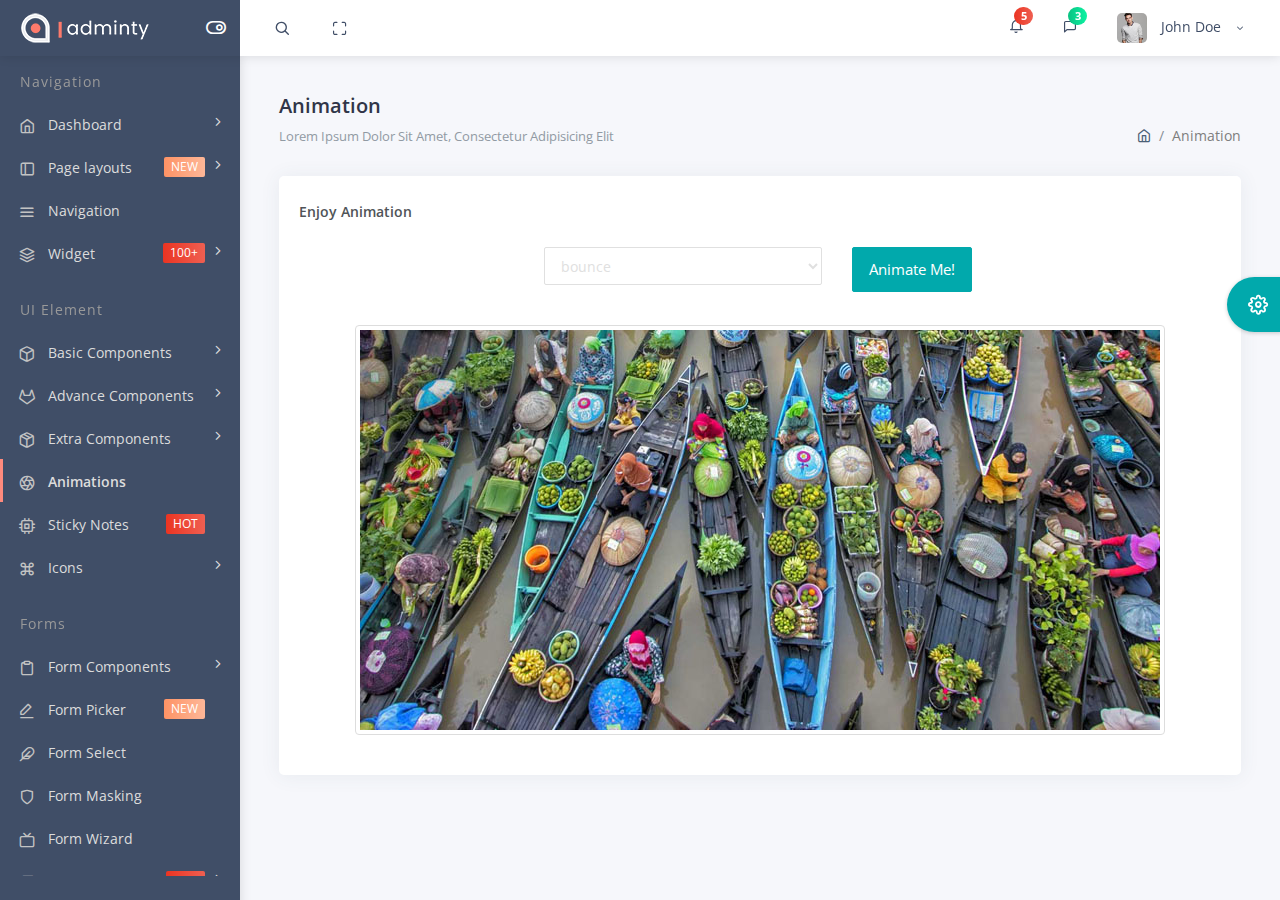
<file: animation.htm>
﻿<!DOCTYPE html>
<html lang="en">

<head>
    <title>Adminty - Premium Admin Template by Colorlib </title>
    <!-- HTML5 Shim and Respond.js IE10 support of HTML5 elements and media queries -->
    <!-- WARNING: Respond.js doesn't work if you view the page via file:// -->
    <!--[if lt IE 10]>
      <script src="https://oss.maxcdn.com/libs/html5shiv/3.7.0/html5shiv.js"></script>
      <script src="https://oss.maxcdn.com/libs/respond.js/1.4.2/respond.min.js"></script>
      <![endif]-->
    <!-- Meta -->
    <meta charset="utf-8">
    <meta name="viewport" content="width=device-width, initial-scale=1.0, user-scalable=0, minimal-ui">
    <meta http-equiv="X-UA-Compatible" content="IE=edge">
    <meta name="description" content="#">
    <meta name="keywords" content="Admin , Responsive, Landing, Bootstrap, App, Template, Mobile, iOS, Android, apple, creative app">
    <meta name="author" content="#">
    <!-- Favicon icon -->

    <link rel="icon" href="..\files\assets\images\favicon.ico" type="image/x-icon">
    <!-- Google font--><link href="https://fonts.googleapis.com/css?family=Open+Sans:400,600,800" rel="stylesheet">
    <!-- Required Fremwork -->
    <link rel="stylesheet" type="text/css" href="..\files\bower_components\bootstrap\css\bootstrap.min.css">
    <!-- themify-icons line icon -->
    <link rel="stylesheet" type="text/css" href="..\files\assets\icon\themify-icons\themify-icons.css">
    <!-- animation css -->
    <link rel="stylesheet" type="text/css" href="..\files\bower_components\animate.css\css\animate.css">
    <!-- ico font -->
    <link rel="stylesheet" type="text/css" href="..\files\assets\icon\icofont\css\icofont.css">
    <!-- feather Awesome -->
    <link rel="stylesheet" type="text/css" href="..\files\assets\icon\feather\css\feather.css">
    <!-- flag icon framework css -->
    <link rel="stylesheet" type="text/css" href="..\files\assets\pages\flag-icon\flag-icon.min.css">
    <!-- Menu-Search css -->
    <link rel="stylesheet" type="text/css" href="..\files\assets\pages\menu-search\css\component.css">
    <!-- Style.css -->
    <link rel="stylesheet" type="text/css" href="..\files\assets\css\style.css">



    <link rel="stylesheet" type="text/css" href="..\files\assets\css\linearicons.css">

    <link rel="stylesheet" type="text/css" href="..\files\assets\css\jquery.mCustomScrollbar.css">

</head>

<body>
<!-- Pre-loader start -->
<div class="theme-loader">
    <div class="ball-scale">
        <div class='contain'>
            <div class="ring">
                <div class="frame"></div>
            </div>
            <div class="ring">
                <div class="frame"></div>
            </div>
            <div class="ring">
                <div class="frame"></div>
            </div>
            <div class="ring">
                <div class="frame"></div>
            </div>
            <div class="ring">
                <div class="frame"></div>
            </div>
            <div class="ring">
                <div class="frame"></div>
            </div>
            <div class="ring">
                <div class="frame"></div>
            </div>
            <div class="ring">
                <div class="frame"></div>
            </div>
            <div class="ring">
                <div class="frame"></div>
            </div>
            <div class="ring">
                <div class="frame"></div>
            </div>
        </div>
    </div>
</div>
<!-- Pre-loader end -->
<div id="pcoded" class="pcoded">
    <div class="pcoded-overlay-box"></div>
    <div class="pcoded-container navbar-wrapper">

        <nav class="navbar header-navbar pcoded-header">
            <div class="navbar-wrapper">

                <div class="navbar-logo">
                    <a class="mobile-menu" id="mobile-collapse" href="#!">
                        <i class="feather icon-menu"></i>
                    </a>
                    <a href="index-1.htm">
                        <img class="img-fluid" src="..\files\assets\images\logo.png" alt="Theme-Logo">
                    </a>
                    <a class="mobile-options">
                        <i class="feather icon-more-horizontal"></i>
                    </a>
                </div>

                <div class="navbar-container container-fluid">
                    <ul class="nav-left">
                        <li class="header-search">
                            <div class="main-search morphsearch-search">
                                <div class="input-group">
                                    <span class="input-group-addon search-close"><i class="feather icon-x"></i></span>
                                    <input type="text" class="form-control">
                                    <span class="input-group-addon search-btn"><i class="feather icon-search"></i></span>
                                </div>
                            </div>
                        </li>
                        <li>
                            <a href="#!" onclick="javascript:toggleFullScreen()">
                                <i class="feather icon-maximize full-screen"></i>
                            </a>
                        </li>
                    </ul>
                    <ul class="nav-right">
                        <li class="header-notification">
                            <div class="dropdown-primary dropdown">
                                <div class="dropdown-toggle" data-toggle="dropdown">
                                    <i class="feather icon-bell"></i>
                                    <span class="badge bg-c-pink">5</span>
                                </div>
                                <ul class="show-notification notification-view dropdown-menu">
                                    <li>
                                        <h6>Notifications</h6>
                                        <label class="label label-danger">New</label>
                                    </li>
                                    <li>
                                        <div class="media">
                                            <img class="d-flex align-self-center img-radius" src="..\files\assets\images\avatar-4.jpg" alt="Generic placeholder image">
                                            <div class="media-body">
                                                <h5 class="notification-user">John Doe</h5>
                                                <p class="notification-msg">Lorem ipsum dolor sit amet, consectetuer elit.</p>
                                                <span class="notification-time">30 minutes ago</span>
                                            </div>
                                        </div>
                                    </li>
                                    <li>
                                        <div class="media">
                                            <img class="d-flex align-self-center img-radius" src="..\files\assets\images\avatar-3.jpg" alt="Generic placeholder image">
                                            <div class="media-body">
                                                <h5 class="notification-user">Joseph William</h5>
                                                <p class="notification-msg">Lorem ipsum dolor sit amet, consectetuer elit.</p>
                                                <span class="notification-time">30 minutes ago</span>
                                            </div>
                                        </div>
                                    </li>
                                    <li>
                                        <div class="media">
                                            <img class="d-flex align-self-center img-radius" src="..\files\assets\images\avatar-4.jpg" alt="Generic placeholder image">
                                            <div class="media-body">
                                                <h5 class="notification-user">Sara Soudein</h5>
                                                <p class="notification-msg">Lorem ipsum dolor sit amet, consectetuer elit.</p>
                                                <span class="notification-time">30 minutes ago</span>
                                            </div>
                                        </div>
                                    </li>
                                </ul>
                            </div>
                        </li>
                        <li class="header-notification">
                            <div class="dropdown-primary dropdown">
                                <div class="displayChatbox dropdown-toggle" data-toggle="dropdown">
                                    <i class="feather icon-message-square"></i>
                                    <span class="badge bg-c-green">3</span>
                                </div>
                            </div>
                        </li>
                        <li class="user-profile header-notification">
                            <div class="dropdown-primary dropdown">
                                <div class="dropdown-toggle" data-toggle="dropdown">
                                    <img src="..\files\assets\images\avatar-4.jpg" class="img-radius" alt="User-Profile-Image">
                                    <span>John Doe</span>
                                    <i class="feather icon-chevron-down"></i>
                                </div>
                                <ul class="show-notification profile-notification dropdown-menu ">
                                    <li>
                                        <a href="#!">
                                            <i class="feather icon-settings"></i> Settings
                                        </a>
                                    </li>
                                    <li>
                                        <a href="user-profile.htm">
                                            <i class="feather icon-user"></i> Profile
                                        </a>
                                    </li>
                                    <li>
                                        <a href="email-inbox.htm">
                                            <i class="feather icon-mail"></i> My Messages
                                        </a>
                                    </li>
                                    <li>
                                        <a href="auth-lock-screen.htm">
                                            <i class="feather icon-lock"></i> Lock Screen
                                        </a>
                                    </li>
                                    <li>
                                        <a href="auth-normal-sign-in.htm">
                                            <i class="feather icon-log-out"></i> Logout
                                        </a>
                                    </li>
                                </ul>

                            </div>
                        </li>
                    </ul>
                </div>
            </div>
        </nav>

        <!-- Sidebar chat start -->
        <div id="sidebar" class="users p-chat-user showChat">
            <div class="had-container">
                <div class="card card_main p-fixed users-main">
                    <div class="user-box">
                        <div class="chat-inner-header">
                            <div class="back_chatBox">
                                <div class="right-icon-control">
                                    <input type="text" class="form-control  search-text" placeholder="Search Friend" id="search-friends">
                                    <div class="form-icon">
                                        <i class="icofont icofont-search"></i>
                                    </div>
                                </div>
                            </div>
                        </div>
                        <div class="main-friend-list">
                            <div class="media userlist-box" data-id="1" data-status="online" data-username="Josephin Doe" data-toggle="tooltip" data-placement="left" title="Josephin Doe">
                                <a class="media-left" href="#!">
                                    <img class="media-object img-radius img-radius" src="..\files\assets\images\avatar-3.jpg" alt="Generic placeholder image ">
                                    <div class="live-status bg-success"></div>
                                </a>
                                <div class="media-body">
                                    <div class="f-13 chat-header">Josephin Doe</div>
                                </div>
                            </div>
                            <div class="media userlist-box" data-id="2" data-status="online" data-username="Lary Doe" data-toggle="tooltip" data-placement="left" title="Lary Doe">
                                <a class="media-left" href="#!">
                                    <img class="media-object img-radius" src="..\files\assets\images\avatar-2.jpg" alt="Generic placeholder image">
                                    <div class="live-status bg-success"></div>
                                </a>
                                <div class="media-body">
                                    <div class="f-13 chat-header">Lary Doe</div>
                                </div>
                            </div>
                            <div class="media userlist-box" data-id="3" data-status="online" data-username="Alice" data-toggle="tooltip" data-placement="left" title="Alice">
                                <a class="media-left" href="#!">
                                    <img class="media-object img-radius" src="..\files\assets\images\avatar-4.jpg" alt="Generic placeholder image">
                                    <div class="live-status bg-success"></div>
                                </a>
                                <div class="media-body">
                                    <div class="f-13 chat-header">Alice</div>
                                </div>
                            </div>
                            <div class="media userlist-box" data-id="4" data-status="online" data-username="Alia" data-toggle="tooltip" data-placement="left" title="Alia">
                                <a class="media-left" href="#!">
                                    <img class="media-object img-radius" src="..\files\assets\images\avatar-3.jpg" alt="Generic placeholder image">
                                    <div class="live-status bg-success"></div>
                                </a>
                                <div class="media-body">
                                    <div class="f-13 chat-header">Alia</div>
                                </div>
                            </div>
                            <div class="media userlist-box" data-id="5" data-status="online" data-username="Suzen" data-toggle="tooltip" data-placement="left" title="Suzen">
                                <a class="media-left" href="#!">
                                    <img class="media-object img-radius" src="..\files\assets\images\avatar-2.jpg" alt="Generic placeholder image">
                                    <div class="live-status bg-success"></div>
                                </a>
                                <div class="media-body">
                                    <div class="f-13 chat-header">Suzen</div>
                                </div>
                            </div>
                        </div>
                    </div>
                </div>
            </div>
        </div>
        <!-- Sidebar inner chat start-->
        <div class="showChat_inner">
            <div class="media chat-inner-header">
                <a class="back_chatBox">
                    <i class="feather icon-chevron-left"></i> Josephin Doe
                </a>
            </div>
            <div class="media chat-messages">
                <a class="media-left photo-table" href="#!">
                    <img class="media-object img-radius img-radius m-t-5" src="..\files\assets\images\avatar-3.jpg" alt="Generic placeholder image">
                </a>
                <div class="media-body chat-menu-content">
                    <div class="">
                        <p class="chat-cont">I'm just looking around. Will you tell me something about yourself?</p>
                        <p class="chat-time">8:20 a.m.</p>
                    </div>
                </div>
            </div>
            <div class="media chat-messages">
                <div class="media-body chat-menu-reply">
                    <div class="">
                        <p class="chat-cont">I'm just looking around. Will you tell me something about yourself?</p>
                        <p class="chat-time">8:20 a.m.</p>
                    </div>
                </div>
                <div class="media-right photo-table">
                    <a href="#!">
                        <img class="media-object img-radius img-radius m-t-5" src="..\files\assets\images\avatar-4.jpg" alt="Generic placeholder image">
                    </a>
                </div>
            </div>
            <div class="chat-reply-box p-b-20">
                <div class="right-icon-control">
                    <input type="text" class="form-control search-text" placeholder="Share Your Thoughts">
                    <div class="form-icon">
                        <i class="feather icon-navigation"></i>
                    </div>
                </div>
            </div>
        </div>
        <!-- Sidebar inner chat end-->
        <div class="pcoded-main-container">
            <div class="pcoded-wrapper">
                <nav class="pcoded-navbar">
                    <div class="pcoded-inner-navbar main-menu">
                        <div class="pcoded-navigatio-lavel">Navigation</div>
                        <ul class="pcoded-item pcoded-left-item">
                            <li class="pcoded-hasmenu">
                                <a href="javascript:void(0)">
                                    <span class="pcoded-micon"><i class="feather icon-home"></i></span>
                                    <span class="pcoded-mtext">Dashboard</span>
                                </a>
                                <ul class="pcoded-submenu">
                                    <li class="">
                                        <a href="index-1.htm">
                                            <span class="pcoded-mtext">Default</span>
                                        </a>
                                    </li>
                                    <li class="">
                                        <a href="dashboard-crm.htm">
                                            <span class="pcoded-mtext">CRM</span>
                                        </a>
                                    </li>
                                    <li class=" ">
                                        <a href="dashboard-analytics.htm">
                                            <span class="pcoded-mtext">Analytics</span>
                                            <span class="pcoded-badge label label-info ">NEW</span>
                                        </a>
                                    </li>
                                </ul>
                            </li>
                            <li class="pcoded-hasmenu">
                                <a href="javascript:void(0)">
                                    <span class="pcoded-micon"><i class="feather icon-sidebar"></i></span>
                                    <span class="pcoded-mtext">Page layouts</span>
                                    <span class="pcoded-badge label label-warning">NEW</span>
                                </a>
                                <ul class="pcoded-submenu">
                                    <li class=" pcoded-hasmenu">
                                        <a href="javascript:void(0)">
                                            <span class="pcoded-mtext">Vertical</span>
                                        </a>
                                        <ul class="pcoded-submenu">
                                            <li class=" ">
                                                <a href="menu-static.htm">
                                                    <span class="pcoded-mtext">Static Layout</span>
                                                </a>
                                            </li>
                                            <li class=" ">
                                                <a href="menu-header-fixed.htm">
                                                    <span class="pcoded-mtext">Header Fixed</span>
                                                </a>
                                            </li>
                                            <li class=" ">
                                                <a href="menu-compact.htm">
                                                    <span class="pcoded-mtext">Compact</span>
                                                </a>
                                            </li>
                                            <li class=" ">
                                                <a href="menu-sidebar.htm">
                                                    <span class="pcoded-mtext">Sidebar Fixed</span>
                                                </a>
                                            </li>

                                        </ul>
                                    </li>
                                    <li class=" pcoded-hasmenu">
                                        <a href="javascript:void(0)">
                                            <span class="pcoded-mtext">Horizontal</span>
                                        </a>
                                        <ul class="pcoded-submenu">
                                            <li class=" ">
                                                <a href="menu-horizontal-static.htm" target="_blank">
                                                    <span class="pcoded-mtext">Static Layout</span>
                                                </a>
                                            </li>
                                            <li class=" ">
                                                <a href="menu-horizontal-fixed.htm" target="_blank">
                                                    <span class="pcoded-mtext">Fixed layout</span>
                                                </a>
                                            </li>
                                            <li class=" ">
                                                <a href="menu-horizontal-icon.htm" target="_blank">
                                                    <span class="pcoded-mtext">Static With Icon</span>
                                                </a>
                                            </li>
                                            <li class=" ">
                                                <a href="menu-horizontal-icon-fixed.htm" target="_blank">
                                                    <span class="pcoded-mtext">Fixed With Icon</span>
                                                </a>
                                            </li>
                                        </ul>
                                    </li>
                                    <li class=" ">
                                        <a href="menu-bottom.htm">
                                            <span class="pcoded-mtext">Bottom Menu</span>
                                        </a>
                                    </li>
                                    <li class=" ">
                                        <a href="box-layout.htm" target="_blank">
                                            <span class="pcoded-mtext">Box Layout</span>
                                        </a>
                                    </li>
                                    <li class=" ">
                                        <a href="menu-rtl.htm" target="_blank">
                                            <span class="pcoded-mtext">RTL</span>
                                        </a>
                                    </li>
                                </ul>
                            </li>
                            <li class="">
                                <a href="navbar-light.htm">
                                    <span class="pcoded-micon"><i class="feather icon-menu"></i></span>
                                    <span class="pcoded-mtext">Navigation</span>
                                </a>
                            </li>
                            <li class="pcoded-hasmenu">
                                <a href="javascript:void(0)">
                                    <span class="pcoded-micon"><i class="feather icon-layers"></i></span>
                                    <span class="pcoded-mtext">Widget</span>
                                    <span class="pcoded-badge label label-danger">100+</span>
                                </a>
                                <ul class="pcoded-submenu">
                                    <li class="">
                                        <a href="widget-statistic.htm">
                                            <span class="pcoded-mtext">Statistic</span>
                                        </a>
                                    </li>
                                    <li class=" ">
                                        <a href="widget-data.htm">
                                            <span class="pcoded-mtext">Data</span>
                                        </a>
                                    </li>
                                    <li class="">
                                        <a href="widget-chart.htm">
                                            <span class="pcoded-mtext">Chart Widget</span>
                                        </a>
                                    </li>

                                </ul>
                            </li>
                        </ul>
                        <div class="pcoded-navigatio-lavel">UI Element</div>
                        <ul class="pcoded-item pcoded-left-item">
                            <li class="pcoded-hasmenu">
                                <a href="javascript:void(0)">
                                    <span class="pcoded-micon"><i class="feather icon-box"></i></span>
                                    <span class="pcoded-mtext">Basic Components</span>
                                </a>
                                <ul class="pcoded-submenu">
                                    <li class=" ">
                                        <a href="alert.htm">
                                            <span class="pcoded-mtext">Alert</span>
                                        </a>
                                    </li>
                                    <li class=" ">
                                        <a href="breadcrumb.htm">
                                            <span class="pcoded-mtext">Breadcrumbs</span>
                                        </a>
                                    </li>
                                    <li class=" ">
                                        <a href="button.htm">
                                            <span class="pcoded-mtext">Button</span>
                                        </a>
                                    </li>
                                    <li class=" ">
                                        <a href="box-shadow.htm">
                                            <span class="pcoded-mtext">Box-Shadow</span>
                                        </a>
                                    </li>
                                    <li class=" ">
                                        <a href="accordion.htm">
                                            <span class="pcoded-mtext">Accordion</span>
                                        </a>
                                    </li>
                                    <li class=" ">
                                        <a href="generic-class.htm">
                                            <span class="pcoded-mtext">Generic Class</span>
                                        </a>
                                    </li>
                                    <li class=" ">
                                        <a href="tabs.htm">
                                            <span class="pcoded-mtext">Tabs</span>
                                        </a>
                                    </li>
                                    <li class=" ">
                                        <a href="color.htm">
                                            <span class="pcoded-mtext">Color</span>
                                        </a>
                                    </li>
                                    <li class=" ">
                                        <a href="label-badge.htm">
                                            <span class="pcoded-mtext">Label Badge</span>
                                        </a>
                                    </li>
                                    <li class=" ">
                                        <a href="progress-bar.htm">
                                            <span class="pcoded-mtext">Progress Bar</span>
                                        </a>
                                    </li>
                                    <li class=" ">
                                        <a href="preloader.htm">
                                            <span class="pcoded-mtext">Pre-Loader</span>
                                        </a>
                                    </li>
                                    <li class=" ">
                                        <a href="list.htm">
                                            <span class="pcoded-mtext">List</span>
                                        </a>
                                    </li>
                                    <li class=" ">
                                        <a href="tooltip.htm">
                                            <span class="pcoded-mtext">Tooltip And Popover</span>
                                        </a>
                                    </li>
                                    <li class=" ">
                                        <a href="typography.htm">
                                            <span class="pcoded-mtext">Typography</span>
                                        </a>
                                    </li>
                                    <li class=" ">
                                        <a href="other.htm">
                                            <span class="pcoded-mtext">Other</span>
                                        </a>
                                    </li>
                                </ul>
                            </li>
                            <li class="pcoded-hasmenu">
                                <a href="javascript:void(0)">
                                    <span class="pcoded-micon"><i class="feather icon-gitlab"></i></span>
                                    <span class="pcoded-mtext">Advance Components</span>
                                </a>
                                <ul class="pcoded-submenu">
                                    <li class=" ">
                                        <a href="draggable.htm">
                                            <span class="pcoded-mtext">Draggable</span>
                                        </a>
                                    </li>
                                    <li class=" ">
                                        <a href="bs-grid.htm">
                                            <span class="pcoded-mtext">Grid Stack</span>
                                        </a>
                                    </li>
                                    <li class=" ">
                                        <a href="light-box.htm">
                                            <span class="pcoded-mtext">Light Box</span>
                                        </a>
                                    </li>
                                    <li class=" ">
                                        <a href="modal.htm">
                                            <span class="pcoded-mtext">Modal</span>
                                        </a>
                                    </li>
                                    <li class=" ">
                                        <a href="notification.htm">
                                            <span class="pcoded-mtext">Notifications</span>
                                        </a>
                                    </li>
                                    <li class=" ">
                                        <a href="notify.htm">
                                            <span class="pcoded-mtext">PNOTIFY</span>
                                            <span class="pcoded-badge label label-info">NEW</span>
                                        </a>
                                    </li>
                                    <li class=" ">
                                        <a href="rating.htm">
                                            <span class="pcoded-mtext">Rating</span>
                                        </a>
                                    </li>
                                    <li class=" ">
                                        <a href="range-slider.htm">
                                            <span class="pcoded-mtext">Range Slider</span>
                                        </a>
                                    </li>
                                    <li class=" ">
                                        <a href="slider.htm">
                                            <span class="pcoded-mtext">Slider</span>
                                        </a>
                                    </li>
                                    <li class=" ">
                                        <a href="syntax-highlighter.htm">
                                            <span class="pcoded-mtext">Syntax Highlighter</span>
                                        </a>
                                    </li>
                                    <li class=" ">
                                        <a href="tour.htm">
                                            <span class="pcoded-mtext">Tour</span>
                                        </a>
                                    </li>
                                    <li class=" ">
                                        <a href="treeview.htm">
                                            <span class="pcoded-mtext">Tree View</span>
                                        </a>
                                    </li>
                                    <li class=" ">
                                        <a href="nestable.htm">
                                            <span class="pcoded-mtext">Nestable</span>
                                        </a>
                                    </li>
                                    <li class=" ">
                                        <a href="toolbar.htm">
                                            <span class="pcoded-mtext">Toolbar</span>
                                        </a>
                                    </li>
                                    <li class=" ">
                                        <a href="x-editable.htm">
                                            <span class="pcoded-mtext">X-Editable</span>
                                        </a>
                                    </li>
                                </ul>
                            </li>
                            <li class="pcoded-hasmenu">
                                <a href="javascript:void(0)">
                                    <span class="pcoded-micon"><i class="feather icon-package"></i></span>
                                    <span class="pcoded-mtext">Extra Components</span>
                                </a>
                                <ul class="pcoded-submenu">
                                    <li class=" ">
                                        <a href="session-timeout.htm">
                                            <span class="pcoded-mtext">Session Timeout</span>
                                        </a>
                                    </li>
                                    <li class=" ">
                                        <a href="session-idle-timeout.htm">
                                            <span class="pcoded-mtext">Session Idle Timeout</span>
                                        </a>
                                    </li>
                                    <li class=" ">
                                        <a href="offline.htm">
                                            <span class="pcoded-mtext">Offline</span>
                                        </a>
                                    </li>

                                </ul>
                            </li>
                            <li class="active">
                                <a href="animation.htm">
                                    <span class="pcoded-micon"><i class="feather icon-aperture rotate-refresh"></i><b>A</b></span>
                                    <span class="pcoded-mtext">Animations</span>
                                </a>
                            </li>
                            <li class=" ">
                                <a href="sticky.htm">
                                    <span class="pcoded-micon"><i class="feather icon-cpu"></i></span>
                                    <span class="pcoded-mtext">Sticky Notes</span>
                                    <span class="pcoded-badge label label-danger">HOT</span>
                                </a>
                            </li>
                            <li class="pcoded-hasmenu">
                                <a href="javascript:void(0)">
                                    <span class="pcoded-micon"><i class="feather icon-command"></i></span>
                                    <span class="pcoded-mtext">Icons</span>
                                </a>
                                <ul class="pcoded-submenu">
                                    <li class=" ">
                                        <a href="icon-font-awesome.htm">
                                            <span class="pcoded-mtext">Font Awesome</span>
                                        </a>
                                    </li>
                                    <li class=" ">
                                        <a href="icon-themify.htm">
                                            <span class="pcoded-mtext">Themify</span>
                                        </a>
                                    </li>
                                    <li class=" ">
                                        <a href="icon-simple-line.htm">
                                            <span class="pcoded-mtext">Simple Line Icon</span>
                                        </a>
                                    </li>
                                    <li class=" ">
                                        <a href="icon-ion.htm">
                                            <span class="pcoded-mtext">Ion Icon</span>
                                        </a>
                                    </li>
                                    <li class=" ">
                                        <a href="icon-material-design.htm">
                                            <span class="pcoded-mtext">Material Design</span>
                                        </a>
                                    </li>
                                    <li class=" ">
                                        <a href="icon-icofonts.htm">
                                            <span class="pcoded-mtext">Ico Fonts</span>
                                        </a>
                                    </li>
                                    <li class=" ">
                                        <a href="icon-weather.htm">
                                            <span class="pcoded-mtext">Weather Icon</span>
                                        </a>
                                    </li>
                                    <li class=" ">
                                        <a href="icon-typicons.htm">
                                            <span class="pcoded-mtext">Typicons</span>
                                        </a>
                                    </li>
                                    <li class=" ">
                                        <a href="icon-flags.htm">
                                            <span class="pcoded-mtext">Flags</span>
                                        </a>
                                    </li>
                                </ul>
                            </li>
                        </ul>
                        <div class="pcoded-navigatio-lavel">Forms</div>
                        <ul class="pcoded-item pcoded-left-item">
                            <li class="pcoded-hasmenu">
                                <a href="javascript:void(0)">
                                    <span class="pcoded-micon"><i class="feather icon-clipboard"></i></span>
                                    <span class="pcoded-mtext">Form Components</span>
                                </a>
                                <ul class="pcoded-submenu">
                                    <li class=" ">
                                        <a href="form-elements-component.htm">
                                            <span class="pcoded-mtext">Form Components</span>
                                        </a>
                                    </li>
                                    <li class=" ">
                                        <a href="form-elements-add-on.htm">
                                            <span class="pcoded-mtext">Form-Elements-Add-On</span>
                                        </a>
                                    </li>
                                    <li class=" ">
                                        <a href="form-elements-advance.htm">
                                            <span class="pcoded-mtext">Form-Elements-Advance</span>
                                        </a>
                                    </li>
                                    <li class=" ">
                                        <a href="form-validation.htm">
                                            <span class="pcoded-mtext">Form Validation</span>
                                        </a>
                                    </li>
                                </ul>
                            </li>
                            <li class=" ">
                                <a href="form-picker.htm">
                                    <span class="pcoded-micon"><i class="feather icon-edit-1"></i></span>
                                    <span class="pcoded-mtext">Form Picker</span>
                                    <span class="pcoded-badge label label-warning">NEW</span>
                                </a>
                            </li>
                            <li class=" ">
                                <a href="form-select.htm">
                                    <span class="pcoded-micon"><i class="feather icon-feather"></i></span>
                                    <span class="pcoded-mtext">Form Select</span>
                                </a>
                            </li>
                            <li class=" ">
                                <a href="form-masking.htm">
                                    <span class="pcoded-micon"><i class="feather icon-shield"></i></span>
                                    <span class="pcoded-mtext">Form Masking</span>
                                </a>
                            </li>
                            <li class=" ">
                                <a href="form-wizard.htm">
                                    <span class="pcoded-micon"><i class="feather icon-tv"></i></span>
                                    <span class="pcoded-mtext">Form Wizard</span>
                                </a>
                            </li>
                            <li class="pcoded-hasmenu">
                                <a href="javascript:void(0)">
                                    <span class="pcoded-micon"><i class="feather icon-book"></i></span>
                                    <span class="pcoded-mtext">Ready To Use</span>
                                    <span class="pcoded-badge label label-danger">HOT</span>
                                </a>
                                <ul class="pcoded-submenu">
                                    <li class=" ">
                                        <a href="ready-cloned-elements-form.htm">
                                            <span class="pcoded-mtext">Cloned Elements Form</span>
                                        </a>
                                    </li>
                                    <li class=" ">
                                        <a href="ready-currency-form.htm">
                                            <span class="pcoded-mtext">Currency Form</span>
                                        </a>
                                    </li>
                                    <li class=" ">
                                        <a href="ready-form-booking.htm">
                                            <span class="pcoded-mtext">Booking Form</span>
                                        </a>
                                    </li>
                                    <li class=" ">
                                        <a href="ready-form-booking-multi-steps.htm">
                                            <span class="pcoded-mtext">Booking Multi Steps Form</span>
                                        </a>
                                    </li>
                                    <li class=" ">
                                        <a href="ready-form-comment.htm">
                                            <span class="pcoded-mtext">Comment Form</span>
                                        </a>
                                    </li>
                                    <li class=" ">
                                        <a href="ready-form-contact.htm">
                                            <span class="pcoded-mtext">Contact Form</span>
                                        </a>
                                    </li>
                                    <li class=" ">
                                        <a href="ready-job-application-form.htm">
                                            <span class="pcoded-mtext">Job Application Form</span>
                                        </a>
                                    </li>
                                    <li class=" ">
                                        <a href="ready-js-addition-form.htm">
                                            <span class="pcoded-mtext">JS Addition Form</span>
                                        </a>
                                    </li>
                                    <li class=" ">
                                        <a href="ready-login-form.htm">
                                            <span class="pcoded-mtext">Login Form</span>
                                        </a>
                                    </li>
                                    <li class=" ">
                                        <a href="ready-popup-modal-form.htm" target="_blank">
                                            <span class="pcoded-mtext">Popup Modal Form</span>
                                        </a>
                                    </li>
                                    <li class=" ">
                                        <a href="ready-registration-form.htm">
                                            <span class="pcoded-mtext">Registration Form</span>
                                        </a>
                                    </li>
                                    <li class=" ">
                                        <a href="ready-review-form.htm">
                                            <span class="pcoded-mtext">Review Form</span>
                                        </a>
                                    </li>
                                    <li class=" ">
                                        <a href="ready-subscribe-form.htm">
                                            <span class="pcoded-mtext">Subscribe Form</span>
                                        </a>
                                    </li>
                                    <li class=" ">
                                        <a href="ready-suggestion-form.htm">
                                            <span class="pcoded-mtext">Suggestion Form</span>
                                        </a>
                                    </li>
                                    <li class=" ">
                                        <a href="ready-tabs-form.htm">
                                            <span class="pcoded-mtext">Tabs Form</span>
                                        </a>
                                    </li>
                                </ul>
                            </li>
                        </ul>
                        <div class="pcoded-navigatio-lavel">Tables</div>
                        <ul class="pcoded-item pcoded-left-item">
                            <li class="pcoded-hasmenu">
                                <a href="javascript:void(0)">
                                    <span class="pcoded-micon"><i class="feather icon-credit-card"></i></span>
                                    <span class="pcoded-mtext">Bootstrap Table</span>
                                </a>
                                <ul class="pcoded-submenu">
                                    <li class=" ">
                                        <a href="bs-basic-table.htm">
                                            <span class="pcoded-mtext">Basic Table</span>
                                        </a>
                                    </li>
                                    <li class=" ">
                                        <a href="bs-table-sizing.htm">
                                            <span class="pcoded-mtext">Sizing Table</span>
                                        </a>
                                    </li>
                                    <li class=" ">
                                        <a href="bs-table-border.htm">
                                            <span class="pcoded-mtext">Border Table</span>
                                        </a>
                                    </li>
                                    <li class=" ">
                                        <a href="bs-table-styling.htm">
                                            <span class="pcoded-mtext">Styling Table</span>
                                        </a>
                                    </li>
                                </ul>
                            </li>
                            <li class="pcoded-hasmenu">
                                <a href="javascript:void(0)">
                                    <span class="pcoded-micon"><i class="feather icon-inbox"></i></span>
                                    <span class="pcoded-mtext">Data Table</span>
                                    <span class="pcoded-mcaret"></span>
                                </a>
                                <ul class="pcoded-submenu">
                                    <li class=" ">
                                        <a href="dt-basic.htm">
                                            <span class="pcoded-mtext">Basic Initialization</span>
                                        </a>
                                    </li>
                                    <li class=" ">
                                        <a href="dt-advance.htm">
                                            <span class="pcoded-mtext">Advance Initialization</span>
                                        </a>
                                    </li>
                                    <li class=" ">
                                        <a href="dt-styling.htm">
                                            <span class="pcoded-mtext">Styling</span>
                                        </a>
                                    </li>
                                    <li class=" ">
                                        <a href="dt-api.htm">
                                            <span class="pcoded-mtext">API</span>
                                        </a>
                                    </li>
                                    <li class=" ">
                                        <a href="dt-ajax.htm">
                                            <span class="pcoded-mtext">Ajax</span>
                                        </a>
                                    </li>
                                    <li class=" ">
                                        <a href="dt-server-side.htm">
                                            <span class="pcoded-mtext">Server Side</span>
                                        </a>
                                    </li>
                                    <li class=" ">
                                        <a href="dt-plugin.htm">
                                            <span class="pcoded-mtext">Plug-In</span>
                                        </a>
                                    </li>
                                    <li class=" ">
                                        <a href="dt-data-sources.htm">
                                            <span class="pcoded-mtext">Data Sources</span>
                                        </a>
                                    </li>

                                </ul>
                            </li>
                            <li class="pcoded-hasmenu">
                                <a href="javascript:void(0)">
                                    <span class="pcoded-micon"><i class="feather icon-server"></i></span>
                                    <span class="pcoded-mtext">Data Table Extensions</span>
                                </a>
                                <ul class="pcoded-submenu">
                                    <li class=" ">
                                        <a href="dt-ext-autofill.htm">
                                            <span class="pcoded-mtext">AutoFill</span>
                                        </a>
                                    </li>
                                    <li class="pcoded-hasmenu">
                                        <a href="javascript:void(0)">
                                            <span class="pcoded-mtext">Button</span>
                                        </a>
                                        <ul class="pcoded-submenu">
                                            <li class=" ">
                                                <a href="dt-ext-basic-buttons.htm">
                                                    <span class="pcoded-mtext">Basic Button</span>
                                                </a>
                                            </li>
                                            <li class=" ">
                                                <a href="dt-ext-buttons-html-5-data-export.htm">
                                                    <span class="pcoded-mtext">Html-5 Data Export</span>
                                                </a>
                                            </li>
                                        </ul>
                                    </li>
                                    <li class=" ">
                                        <a href="dt-ext-col-reorder.htm">
                                            <span class="pcoded-mtext">Col Reorder</span>
                                        </a>
                                    </li>
                                    <li class=" ">
                                        <a href="dt-ext-fixed-columns.htm">
                                            <span class="pcoded-mtext">Fixed Columns</span>
                                        </a>
                                    </li>
                                    <li class=" ">
                                        <a href="dt-ext-fixed-header.htm">
                                            <span class="pcoded-mtext">Fixed Header</span>
                                        </a>
                                    </li>
                                    <li class=" ">
                                        <a href="dt-ext-key-table.htm">
                                            <span class="pcoded-mtext">Key Table</span>
                                        </a>
                                    </li>
                                    <li class=" ">
                                        <a href="dt-ext-responsive.htm">
                                            <span class="pcoded-mtext">Responsive</span>
                                        </a>
                                    </li>
                                    <li class=" ">
                                        <a href="dt-ext-row-reorder.htm">
                                            <span class="pcoded-mtext">Row Reorder</span>
                                        </a>
                                    </li>
                                    <li class=" ">
                                        <a href="dt-ext-scroller.htm">
                                            <span class="pcoded-mtext">Scroller</span>
                                        </a>
                                    </li>
                                    <li class=" ">
                                        <a href="dt-ext-select.htm">
                                            <span class="pcoded-mtext">Select Table</span>
                                        </a>
                                    </li>
                                </ul>
                            </li>
                            <li class=" ">
                                <a href="foo-table.htm">
                                    <span class="pcoded-micon"><i class="feather icon-hash"></i></span>
                                    <span class="pcoded-mtext">FooTable</span>
                                </a>
                            </li>
                            <li class="pcoded-hasmenu ">
                                <a href="javascript:void(0)">
                                    <span class="pcoded-micon"><i class="feather icon-airplay"></i></span>
                                    <span class="pcoded-mtext">Handson Table</span>
                                </a>
                                <ul class="pcoded-submenu">
                                    <li class="">
                                        <a href="handson-appearance.htm">
                                            <span class="pcoded-mtext">Appearance</span>
                                        </a>
                                    </li>
                                    <li class="">
                                        <a href="handson-data-operation.htm">
                                            <span class="pcoded-mtext">Data Operation</span>
                                        </a>
                                    </li>
                                    <li class="">
                                        <a href="handson-rows-cols.htm">
                                            <span class="pcoded-mtext">Rows Columns</span>
                                        </a>
                                    </li>
                                    <li class="">
                                        <a href="handson-columns-only.htm">
                                            <span class="pcoded-mtext">Columns Only</span>
                                        </a>
                                    </li>
                                    <li class="">
                                        <a href="handson-cell-features.htm">
                                            <span class="pcoded-mtext">Cell Features</span>
                                        </a>
                                    </li>
                                    <li class="">
                                        <a href="handson-cell-types.htm">
                                            <span class="pcoded-mtext">Cell Types</span>
                                        </a>
                                    </li>
                                    <li class="">
                                        <a href="handson-integrations.htm">
                                            <span class="pcoded-mtext">Integrations</span>
                                        </a>
                                    </li>
                                    <li class="">
                                        <a href="handson-rows-only.htm">
                                            <span class="pcoded-mtext">Rows Only</span>
                                        </a>
                                    </li>
                                    <li class="">
                                        <a href="handson-utilities.htm">
                                            <span class="pcoded-mtext">Utilities</span>
                                        </a>
                                    </li>
                                </ul>
                            </li>
                            <li class="">
                                <a href="editable-table.htm">
                                    <span class="pcoded-micon"><i class="feather icon-edit"></i></span>
                                    <span class="pcoded-mtext">Editable Table</span>
                                </a>
                            </li>
                        </ul>
                        <div class="pcoded-navigatio-lavel">Chart And Maps</div>
                        <ul class="pcoded-item pcoded-left-item">
                            <li class="pcoded-hasmenu ">
                                <a href="javascript:void(0)">
                                    <span class="pcoded-micon"><i class="feather icon-pie-chart"></i></span>
                                    <span class="pcoded-mtext">Charts</span>
                                </a>
                                <ul class="pcoded-submenu">
                                    <li class="">
                                        <a href="chart-google.htm">
                                            <span class="pcoded-mtext">Google Chart</span>
                                        </a>
                                    </li>
                                    <li class="">
                                        <a href="chart-echart.htm">
                                            <span class="pcoded-mtext">Echarts</span>
                                        </a>
                                    </li>
                                    <li class="">
                                        <a href="chart-chartjs.htm">
                                            <span class="pcoded-mtext">ChartJs</span>
                                        </a>
                                    </li>
                                    <li class="">
                                        <a href="chart-list.htm">
                                            <span class="pcoded-mtext">List Chart</span>
                                        </a>
                                    </li>
                                    <li class="">
                                        <a href="chart-float.htm">
                                            <span class="pcoded-mtext">Float Chart</span>
                                        </a>
                                    </li>
                                    <li class="">
                                        <a href="chart-knob.htm">
                                            <span class="pcoded-mtext">Knob chart</span>
                                        </a>
                                    </li>
                                    <li class="">
                                        <a href="chart-morris.htm">
                                            <span class="pcoded-mtext">Morris Chart</span>
                                        </a>
                                    </li>
                                    <li class="">
                                        <a href="chart-nvd3.htm">
                                            <span class="pcoded-mtext">Nvd3 Chart</span>
                                        </a>
                                    </li>
                                    <li class="">
                                        <a href="chart-peity.htm">
                                            <span class="pcoded-mtext">Peity Chart</span>
                                        </a>
                                    </li>
                                    <li class="">
                                        <a href="chart-radial.htm">
                                            <span class="pcoded-mtext">Radial Chart</span>
                                        </a>
                                    </li>
                                    <li class="">
                                        <a href="chart-rickshaw.htm">
                                            <span class="pcoded-mtext">Rickshaw Chart</span>
                                        </a>
                                    </li>
                                    <li class="">
                                        <a href="chart-sparkline.htm">
                                            <span class="pcoded-mtext">Sparkline Chart</span>
                                        </a>
                                    </li>
                                    <li class="">
                                        <a href="chart-c3.htm">
                                            <span class="pcoded-mtext">C3 Chart</span>
                                        </a>
                                    </li>
                                </ul>
                            </li>
                            <li class="pcoded-hasmenu ">
                                <a href="javascript:void(0)">
                                    <span class="pcoded-micon"><i class="feather icon-map"></i></span>
                                    <span class="pcoded-mtext">Maps</span>
                                </a>
                                <ul class="pcoded-submenu">
                                    <li class="">
                                        <a href="map-google.htm">
                                            <span class="pcoded-mtext">Google Maps</span>
                                        </a>
                                    </li>
                                    <li class="">
                                        <a href="map-vector.htm">
                                            <span class="pcoded-mtext">Vector Maps</span>
                                        </a>
                                    </li>
                                    <li class="">
                                        <a href="map-api.htm">
                                            <span class="pcoded-mtext">Google Map Search API</span>
                                        </a>
                                    </li>
                                    <li class="">
                                        <a href="location.htm">
                                            <span class="pcoded-mtext">Location</span>
                                        </a>
                                    </li>
                                </ul>
                            </li>
                            <li class="">
                                <a href="..\files\extra-pages\landingpage\index.htm" target="_blank">
                                    <span class="pcoded-micon"><i class="feather icon-navigation-2"></i></span>
                                    <span class="pcoded-mtext">Landing Page</span>
                                </a>
                            </li>
                        </ul>
                        <div class="pcoded-navigatio-lavel">Pages</div>
                        <ul class="pcoded-item pcoded-left-item">
                            <li class="pcoded-hasmenu ">
                                <a href="javascript:void(0)">
                                    <span class="pcoded-micon"><i class="feather icon-unlock"></i></span>
                                    <span class="pcoded-mtext">Authentication</span>
                                </a>
                                <ul class="pcoded-submenu">
                                    <li class="">
                                        <a href="auth-normal-sign-in.htm" target="_blank">
                                            <span class="pcoded-mtext">Login With BG Image</span>
                                        </a>
                                    </li>
                                    <li class="">
                                        <a href="auth-sign-in-social.htm" target="_blank">
                                            <span class="pcoded-mtext">Login With Social Icon</span>
                                        </a>
                                    </li>
                                    <li class="">
                                        <a href="auth-sign-in-social-header-footer.htm" target="_blank">
                                            <span class="pcoded-mtext">Login Social With Header And Footer</span>
                                        </a>
                                    </li>
                                    <li class="">
                                        <a href="auth-normal-sign-in-header-footer.htm" target="_blank">
                                            <span class="pcoded-mtext">Login With Header And Footer</span>
                                        </a>
                                    </li>
                                    <li class="">
                                        <a href="auth-sign-up.htm" target="_blank">
                                            <span class="pcoded-mtext">Registration BG Image</span>
                                        </a>
                                    </li>
                                    <li class="">
                                        <a href="auth-sign-up-social.htm" target="_blank">
                                            <span class="pcoded-mtext">Registration Social Icon</span>
                                        </a>
                                    </li>
                                    <li class="">
                                        <a href="auth-sign-up-social-header-footer.htm" target="_blank">
                                            <span class="pcoded-mtext">Registration Social With Header And Footer</span>
                                        </a>
                                    </li>
                                    <li class="">
                                        <a href="auth-sign-up-header-footer.htm" target="_blank">
                                            <span class="pcoded-mtext">Registration With Header And Footer</span>
                                        </a>
                                    </li>
                                    <li class="">
                                        <a href="auth-multi-step-sign-up.htm" target="_blank">
                                            <span class="pcoded-mtext">Multi Step Registration</span>
                                        </a>
                                    </li>
                                    <li class="">
                                        <a href="auth-reset-password.htm" target="_blank">
                                            <span class="pcoded-mtext">Forgot Password</span>
                                        </a>
                                    </li>
                                    <li class="">
                                        <a href="auth-lock-screen.htm" target="_blank">
                                            <span class="pcoded-mtext">Lock Screen</span>
                                        </a>
                                    </li>
                                    <li class="">
                                        <a href="auth-modal.htm" target="_blank">
                                            <span class="pcoded-mtext">Modal</span>
                                        </a>
                                    </li>
                                </ul>
                            </li>
                            <li class="pcoded-hasmenu ">
                                <a href="javascript:void(0)">
                                    <span class="pcoded-micon"><i class="feather icon-sliders"></i></span>
                                    <span class="pcoded-mtext">Maintenance</span>
                                </a>
                                <ul class="pcoded-submenu">
                                    <li class="">
                                        <a href="error.htm">
                                            <span class="pcoded-mtext">Error</span>
                                        </a>
                                    </li>
                                    <li class="">
                                        <a href="comming-soon.htm">
                                            <span class="pcoded-mtext">Comming Soon</span>
                                        </a>
                                    </li>
                                    <li class="">
                                        <a href="offline-ui.htm">
                                            <span class="pcoded-mtext">Offline UI</span>
                                        </a>
                                    </li>
                                </ul>
                            </li>
                            <li class="pcoded-hasmenu ">
                                <a href="javascript:void(0)">
                                    <span class="pcoded-micon"><i class="feather icon-users"></i></span>
                                    <span class="pcoded-mtext">User Profile</span>
                                </a>
                                <ul class="pcoded-submenu">
                                    <li class="">
                                        <a href="timeline.htm">
                                            <span class="pcoded-mtext">Timeline</span>
                                        </a>
                                    </li>
                                    <li class="">
                                        <a href="timeline-social.htm">
                                            <span class="pcoded-mtext">Timeline Social</span>
                                        </a>
                                    </li>
                                    <li class="">
                                        <a href="user-profile.htm">
                                            <span class="pcoded-mtext">User Profile</span>
                                        </a>
                                    </li>
                                    <li class="">
                                        <a href="user-card.htm">
                                            <span class="pcoded-mtext">User Card</span>
                                        </a>
                                    </li>
                                </ul>
                            </li>
                            <li class="pcoded-hasmenu ">
                                <a href="javascript:void(0)">
                                    <span class="pcoded-micon"><i class="feather icon-shopping-cart"></i></span>
                                    <span class="pcoded-mtext">E-Commerce</span>
                                    <span class="pcoded-badge label label-danger">NEW</span>
                                </a>
                                <ul class="pcoded-submenu">
                                    <li class="">
                                        <a href="product.htm">
                                            <span class="pcoded-mtext">Product</span>
                                        </a>
                                    </li>
                                    <li class="">
                                        <a href="product-list.htm">
                                            <span class="pcoded-mtext">Product List</span>
                                        </a>
                                    </li>
                                    <li class="">
                                        <a href="product-edit.htm">
                                            <span class="pcoded-mtext">Product Edit</span>
                                        </a>
                                    </li>
                                    <li class="">
                                        <a href="product-detail.htm">
                                            <span class="pcoded-mtext">Product Detail</span>
                                        </a>
                                    </li>
                                    <li class="">
                                        <a href="product-cart.htm">
                                            <span class="pcoded-mtext">Product Card</span>
                                        </a>
                                    </li>
                                    <li class="">
                                        <a href="product-payment.htm">
                                            <span class="pcoded-mtext">Credit Card Form</span>
                                        </a>
                                    </li>
                                </ul>
                            </li>
                            <li class="pcoded-hasmenu ">
                                <a href="javascript:void(0)">
                                    <span class="pcoded-micon"><i class="feather icon-mail"></i></span>
                                    <span class="pcoded-mtext">Email</span>
                                </a>
                                <ul class="pcoded-submenu">
                                    <li class="">
                                        <a href="email-compose.htm">
                                            <span class="pcoded-mtext">Compose Email</span>
                                        </a>
                                    </li>
                                    <li class="">
                                        <a href="email-inbox.htm">
                                            <span class="pcoded-mtext">Inbox</span>
                                        </a>
                                    </li>
                                    <li class="">
                                        <a href="email-read.htm">
                                            <span class="pcoded-mtext">Read Mail</span>
                                        </a>
                                    </li>
                                    <li class="pcoded-hasmenu ">
                                        <a href="javascript:void(0)">
                                            <span class="pcoded-mtext">Email Template</span>
                                        </a>
                                        <ul class="pcoded-submenu">
                                            <li class="">
                                                <a href="..\files\extra-pages\email-templates\email-welcome.htm">
                                                    <span class="pcoded-mtext">Welcome Email</span>
                                                </a>
                                            </li>
                                            <li class="">
                                                <a href="..\files\extra-pages\email-templates\email-password.htm">
                                                    <span class="pcoded-mtext">Reset Password</span>
                                                </a>
                                            </li>
                                            <li class="">
                                                <a href="..\files\extra-pages\email-templates\email-newsletter.htm">
                                                    <span class="pcoded-mtext">Newsletter Email</span>
                                                </a>
                                            </li>
                                            <li class="">
                                                <a href="..\files\extra-pages\email-templates\email-launch.htm">
                                                    <span class="pcoded-mtext">App Launch</span>
                                                </a>
                                            </li>
                                            <li class="">
                                                <a href="..\files\extra-pages\email-templates\email-activation.htm">
                                                    <span class="pcoded-mtext">Activation Code</span>
                                                </a>
                                            </li>
                                        </ul>
                                    </li>
                                </ul>
                            </li>
                        </ul>
                        <div class="pcoded-navigatio-lavel">App</div>
                        <ul class="pcoded-item pcoded-left-item">
                            <li class=" ">
                                <a href="chat.htm">
                                    <span class="pcoded-micon"><i class="feather icon-message-square"></i></span>
                                    <span class="pcoded-mtext">Chat</span>
                                </a>
                            </li>
                            <li class="pcoded-hasmenu ">
                                <a href="javascript:void(0)">
                                    <span class="pcoded-micon"><i class="feather icon-globe"></i></span>
                                    <span class="pcoded-mtext">Social</span>
                                </a>
                                <ul class="pcoded-submenu">
                                    <li class="">
                                        <a href="fb-wall.htm">
                                            <span class="pcoded-mtext">Wall</span>
                                        </a>
                                    </li>
                                    <li class="">
                                        <a href="message.htm">
                                            <span class="pcoded-mtext">Messages</span>
                                        </a>
                                    </li>
                                </ul>
                            </li>
                            <li class="pcoded-hasmenu ">
                                <a href="javascript:void(0)">
                                    <span class="pcoded-micon"><i class="feather icon-check-circle"></i></span>
                                    <span class="pcoded-mtext">Task</span>
                                </a>
                                <ul class="pcoded-submenu">
                                    <li class="">
                                        <a href="task-list.htm">
                                            <span class="pcoded-mtext">Task List</span>
                                        </a>
                                    </li>
                                    <li class="">
                                        <a href="task-board.htm">
                                            <span class="pcoded-mtext">Task Board</span>
                                        </a>
                                    </li>
                                    <li class="">
                                        <a href="task-detail.htm">
                                            <span class="pcoded-mtext">Task Detail</span>
                                        </a>
                                    </li>
                                    <li class="">
                                        <a href="issue-list.htm">
                                            <span class="pcoded-mtext">Issue List</span>
                                        </a>
                                    </li>
                                </ul>
                            </li>
                            <li class="pcoded-hasmenu ">
                                <a href="javascript:void(0)">
                                    <span class="pcoded-micon"><i class="feather icon-bookmark"></i></span>
                                    <span class="pcoded-mtext">To-Do</span>
                                </a>
                                <ul class="pcoded-submenu">
                                    <li class="">
                                        <a href="todo.htm">
                                            <span class="pcoded-mtext">To-Do</span>
                                        </a>
                                    </li>
                                    <li class="">
                                        <a href="notes.htm">
                                            <span class="pcoded-mtext">Notes</span>
                                        </a>
                                    </li>
                                </ul>
                            </li>
                            <li class="pcoded-hasmenu ">
                                <a href="javascript:void(0)">
                                    <span class="pcoded-micon"><i class="feather icon-image"></i></span>
                                    <span class="pcoded-mtext">Gallery</span>
                                </a>
                                <ul class="pcoded-submenu">
                                    <li class="">
                                        <a href="gallery-grid.htm">
                                            <span class="pcoded-mtext">Gallery-Grid</span>
                                        </a>
                                    </li>
                                    <li class="">
                                        <a href="gallery-masonry.htm">
                                            <span class="pcoded-mtext">Masonry Gallery</span>
                                        </a>
                                    </li>
                                    <li class="">
                                        <a href="gallery-advance.htm">
                                            <span class="pcoded-mtext">Advance Gallery</span>
                                        </a>
                                    </li>
                                </ul>
                            </li>
                            <li class="pcoded-hasmenu ">
                                <a href="javascript:void(0)">
                                    <span class="pcoded-micon"><i class="feather icon-search"></i><b>S</b></span>
                                    <span class="pcoded-mtext">Search</span>
                                </a>
                                <ul class="pcoded-submenu">
                                    <li class="">
                                        <a href="search-result.htm">
                                            <span class="pcoded-mtext">Simple Search</span>
                                        </a>
                                    </li>
                                    <li class="">
                                        <a href="search-result2.htm">
                                            <span class="pcoded-mtext">Grouping Search</span>
                                        </a>
                                    </li>
                                </ul>
                            </li>
                            <li class="pcoded-hasmenu ">
                                <a href="javascript:void(0)">
                                    <span class="pcoded-micon"><i class="feather icon-award"></i></span>
                                    <span class="pcoded-mtext">Job Search</span>
                                    <span class="pcoded-badge label label-danger">NEW</span>
                                </a>
                                <ul class="pcoded-submenu">
                                    <li class="">
                                        <a href="job-card-view.htm">
                                            <span class="pcoded-mtext">Card View</span>
                                        </a>
                                    </li>
                                    <li class="">
                                        <a href="job-details.htm">
                                            <span class="pcoded-mtext">Job Detailed</span>
                                        </a>
                                    </li>
                                    <li class="">
                                        <a href="job-find.htm">
                                            <span class="pcoded-mtext">Job Find</span>
                                        </a>
                                    </li>
                                    <li class="">
                                        <a href="job-panel-view.htm">
                                            <span class="pcoded-mtext">Job Panel View</span>
                                        </a>
                                    </li>
                                </ul>
                            </li>
                        </ul>
                        <div class="pcoded-navigatio-lavel">Extension</div>
                        <ul class="pcoded-item pcoded-left-item">
                            <li class="pcoded-hasmenu ">
                                <a href="javascript:void(0)">
                                    <span class="pcoded-micon"><i class="feather icon-file-plus"></i></span>
                                    <span class="pcoded-mtext">Editor</span>
                                </a>
                                <ul class="pcoded-submenu">
                                    <li class="">
                                        <a href="ck-editor.htm">
                                            <span class="pcoded-mtext">CK-Editor</span>
                                        </a>
                                    </li>
                                    <li class="">
                                        <a href="wysiwyg-editor.htm">
                                            <span class="pcoded-mtext">WYSIWYG Editor</span>
                                        </a>
                                    </li>
                                    <li class="">
                                        <a href="ace-editor.htm">
                                            <span class="pcoded-mtext">Ace Editor</span>
                                        </a>
                                    </li>
                                    <li class="">
                                        <a href="long-press-editor.htm">
                                            <span class="pcoded-mtext">Long Press Editor</span>
                                        </a>
                                    </li>
                                </ul>
                            </li>
                        </ul>
                        <ul class="pcoded-item pcoded-left-item">
                            <li class="pcoded-hasmenu ">
                                <a href="javascript:void(0)">
                                    <span class="pcoded-micon"><i class="feather icon-file-minus"></i></span>
                                    <span class="pcoded-mtext">Invoice</span>
                                </a>
                                <ul class="pcoded-submenu">
                                    <li class="">
                                        <a href="invoice.htm">
                                            <span class="pcoded-mtext">Invoice</span>
                                        </a>
                                    </li>
                                    <li class="">
                                        <a href="invoice-summary.htm">
                                            <span class="pcoded-mtext">Invoice Summary</span>
                                        </a>
                                    </li>
                                    <li class="">
                                        <a href="invoice-list.htm">
                                            <span class="pcoded-mtext">Invoice List</span>
                                        </a>
                                    </li>
                                </ul>
                            </li>
                            <li class="pcoded-hasmenu ">
                                <a href="javascript:void(0)">
                                    <span class="pcoded-micon"><i class="feather icon-calendar"></i></span>
                                    <span class="pcoded-mtext">Event Calendar</span>
                                </a>
                                <ul class="pcoded-submenu">
                                    <li class="">
                                        <a href="event-full-calender.htm">
                                            <span class="pcoded-mtext">Full Calendar</span>
                                        </a>
                                    </li>
                                    <li class="">
                                        <a href="event-clndr.htm">
                                            <span class="pcoded-mtext">CLNDER</span>
                                            <span class="pcoded-badge label label-info">NEW</span>
                                        </a>
                                    </li>
                                </ul>
                            </li>
                            <li class="">
                                <a href="image-crop.htm">
                                    <span class="pcoded-micon"><i class="feather icon-scissors"></i></span>
                                    <span class="pcoded-mtext">Image Cropper</span>
                                </a>
                            </li>
                            <li class="">
                                <a href="file-upload.htm">
                                    <span class="pcoded-micon"><i class="feather icon-upload-cloud"></i></span>
                                    <span class="pcoded-mtext">File Upload</span>
                                </a>
                            </li>
                            <li class="">
                                <a href="change-loges.htm">
                                    <span class="pcoded-micon"><i class="feather icon-briefcase"></i><b>CL</b></span>
                                    <span class="pcoded-mtext">Change Loges</span>
                                </a>
                            </li>
                        </ul>
                        <div class="pcoded-navigatio-lavel">Other</div>
                        <ul class="pcoded-item pcoded-left-item">
                            <li class="pcoded-hasmenu ">
                                <a href="javascript:void(0)">
                                    <span class="pcoded-micon"><i class="feather icon-list"></i></span>
                                    <span class="pcoded-mtext">Menu Levels</span>
                                </a>
                                <ul class="pcoded-submenu">
                                    <li class="">
                                        <a href="javascript:void(0)">
                                            <span class="pcoded-mtext">Menu Level 2.1</span>
                                        </a>
                                    </li>
                                    <li class="pcoded-hasmenu ">
                                        <a href="javascript:void(0)">
                                            <span class="pcoded-mtext">Menu Level 2.2</span>
                                        </a>
                                        <ul class="pcoded-submenu">
                                            <li class="">
                                                <a href="javascript:void(0)">
                                                    <span class="pcoded-mtext">Menu Level 3.1</span>
                                                </a>
                                            </li>
                                        </ul>
                                    </li>
                                    <li class="">
                                        <a href="javascript:void(0)">
                                            <span class="pcoded-mtext">Menu Level 2.3</span>
                                        </a>
                                    </li>

                                </ul>
                            </li>
                            <li class="">
                                <a href="javascript:void(0)" class="disabled">
                                    <span class="pcoded-micon"><i class="feather icon-power"></i></span>
                                    <span class="pcoded-mtext">Disabled Menu</span>
                                </a>
                            </li>
                            <li class="">
                                <a href="sample-page.htm">
                                    <span class="pcoded-micon"><i class="feather icon-watch"></i></span>
                                    <span class="pcoded-mtext">Sample Page</span>
                                </a>
                            </li>
                        </ul>
                        <div class="pcoded-navigatio-lavel">Support</div>
                        <ul class="pcoded-item pcoded-left-item">
                            <li class="">
                                <a href="http://html.codedthemes.com/Adminty/doc" target="_blank">
                                    <span class="pcoded-micon"><i class="feather icon-monitor"></i></span>
                                    <span class="pcoded-mtext">Documentation</span>
                                </a>
                            </li>
                            <li class="">
                                <a href="#" target="_blank">
                                    <span class="pcoded-micon"><i class="feather icon-help-circle"></i></span>
                                    <span class="pcoded-mtext">Submit Issue</span>
                                </a>
                            </li>
                        </ul>
                    </div>
                </nav>
                <div class="pcoded-content">
                    <div class="pcoded-inner-content">
                        <!-- Main-body start -->
                        <div class="main-body">
                            <div class="page-wrapper">
                                <!-- Page-header start -->
                                <div class="page-header">
                                    <div class="row align-items-end">
                                        <div class="col-lg-8">
                                            <div class="page-header-title">
                                                <div class="d-inline">
                                                    <h4>Animation</h4>
                                                    <span>lorem ipsum dolor sit amet, consectetur adipisicing elit</span>
                                                </div>
                                            </div>
                                        </div>
                                        <div class="col-lg-4">
                                            <div class="page-header-breadcrumb">
                                                <ul class="breadcrumb-title">
                                                    <li class="breadcrumb-item">
                                                        <a href="index-1.htm"> <i class="feather icon-home"></i> </a>
                                                    </li>
                                                    <li class="breadcrumb-item"><a href="#!">Animation</a>
                                                    </li>
                                                </ul>
                                            </div>
                                        </div>
                                    </div>
                                </div>
                                <!-- Page-header end -->

                                    <!-- Page-body start -->
                                    <div class="page-body">
                                        <div class="row">
                                            <div class="col-sm-12">
                                                <!-- Animation card start -->
                                                <div class="card">
                                                    <div class="card-header">
                                                        <h5>Enjoy Animation</h5>

                                                    </div>
                                                    <div class="card-block">
                                                        <div class="row">
                                                            <div class="col-sm-12">
                                                                <form class="animation-type">
                                                                    <div class="container">
                                                                        <div class="row ">
                                                                            <div class="col-lg-4 offset-lg-3 col-md-12">
                                                                                <div class="m-b-30">
                                                                                    <select class="form-control form-control-default waves-effect input input--dropdown js--animations">
                                                                                        <optgroup label="Attention Seekers">
                                                                                            <option value="bounce">bounce</option>
                                                                                            <option value="flash">flash</option>
                                                                                            <option value="pulse">pulse</option>
                                                                                            <option value="rubberBand">rubberBand</option>
                                                                                            <option value="shake">shake</option>
                                                                                            <option value="swing">swing</option>
                                                                                            <option value="tada">tada</option>
                                                                                            <option value="wobble">wobble</option>
                                                                                            <option value="jello">jello</option>
                                                                                        </optgroup>
                                                                                        <optgroup label="Bouncing Entrances">
                                                                                            <option value="bounceIn">bounceIn</option>
                                                                                            <option value="bounceInDown">bounceInDown</option>
                                                                                            <option value="bounceInLeft">bounceInLeft</option>
                                                                                            <option value="bounceInRight">bounceInRight</option>
                                                                                            <option value="bounceInUp">bounceInUp</option>
                                                                                        </optgroup>
                                                                                        <optgroup label="Bouncing Exits">
                                                                                            <option value="bounceOut">bounceOut</option>
                                                                                            <option value="bounceOutDown">bounceOutDown</option>
                                                                                            <option value="bounceOutLeft">bounceOutLeft</option>
                                                                                            <option value="bounceOutRight">bounceOutRight</option>
                                                                                            <option value="bounceOutUp">bounceOutUp</option>
                                                                                        </optgroup>
                                                                                        <optgroup label="Fading Entrances">
                                                                                            <option value="fadeIn">fadeIn</option>
                                                                                            <option value="fadeInDown">fadeInDown</option>
                                                                                            <option value="fadeInDownBig">fadeInDownBig</option>
                                                                                            <option value="fadeInLeft">fadeInLeft</option>
                                                                                            <option value="fadeInLeftBig">fadeInLeftBig</option>
                                                                                            <option value="fadeInRight">fadeInRight</option>
                                                                                            <option value="fadeInRightBig">fadeInRightBig</option>
                                                                                            <option value="fadeInUp">fadeInUp</option>
                                                                                            <option value="fadeInUpBig">fadeInUpBig</option>
                                                                                        </optgroup>
                                                                                        <optgroup label="Fading Exits">
                                                                                            <option value="fadeOut">fadeOut</option>
                                                                                            <option value="fadeOutDown">fadeOutDown</option>
                                                                                            <option value="fadeOutDownBig">fadeOutDownBig</option>
                                                                                            <option value="fadeOutLeft">fadeOutLeft</option>
                                                                                            <option value="fadeOutLeftBig">fadeOutLeftBig</option>
                                                                                            <option value="fadeOutRight">fadeOutRight</option>
                                                                                            <option value="fadeOutRightBig">fadeOutRightBig</option>
                                                                                            <option value="fadeOutUp">fadeOutUp</option>
                                                                                            <option value="fadeOutUpBig">fadeOutUpBig</option>
                                                                                        </optgroup>
                                                                                        <optgroup label="Flippers">
                                                                                            <option value="flip">flip</option>
                                                                                            <option value="flipInX">flipInX</option>
                                                                                            <option value="flipInY">flipInY</option>
                                                                                            <option value="flipOutX">flipOutX</option>
                                                                                            <option value="flipOutY">flipOutY</option>
                                                                                        </optgroup>
                                                                                        <optgroup label="Lightspeed">
                                                                                            <option value="lightSpeedIn">lightSpeedIn</option>
                                                                                            <option value="lightSpeedOut">lightSpeedOut</option>
                                                                                        </optgroup>
                                                                                        <optgroup label="Rotating Entrances">
                                                                                            <option value="rotateIn">rotateIn</option>
                                                                                            <option value="rotateInDownLeft">rotateInDownLeft</option>
                                                                                            <option value="rotateInDownRight">rotateInDownRight</option>
                                                                                            <option value="rotateInUpLeft">rotateInUpLeft</option>
                                                                                            <option value="rotateInUpRight">rotateInUpRight</option>
                                                                                        </optgroup>
                                                                                        <optgroup label="Rotating Exits">
                                                                                            <option value="rotateOut">rotateOut</option>
                                                                                            <option value="rotateOutDownLeft">rotateOutDownLeft</option>
                                                                                            <option value="rotateOutDownRight">rotateOutDownRight</option>
                                                                                            <option value="rotateOutUpLeft">rotateOutUpLeft</option>
                                                                                            <option value="rotateOutUpRight">rotateOutUpRight</option>
                                                                                        </optgroup>
                                                                                        <optgroup label="Sliding Entrances">
                                                                                            <option value="slideInUp">slideInUp</option>
                                                                                            <option value="slideInDown">slideInDown</option>
                                                                                            <option value="slideInLeft">slideInLeft</option>
                                                                                            <option value="slideInRight">slideInRight</option>
                                                                                        </optgroup>
                                                                                        <optgroup label="Sliding Exits">
                                                                                            <option value="slideOutUp">slideOutUp</option>
                                                                                            <option value="slideOutDown">slideOutDown</option>
                                                                                            <option value="slideOutLeft">slideOutLeft</option>
                                                                                            <option value="slideOutRight">slideOutRight</option>
                                                                                        </optgroup>
                                                                                        <optgroup label="Zoom Entrances">
                                                                                            <option value="zoomIn">zoomIn</option>
                                                                                            <option value="zoomInDown">zoomInDown</option>
                                                                                            <option value="zoomInLeft">zoomInLeft</option>
                                                                                            <option value="zoomInRight">zoomInRight</option>
                                                                                            <option value="zoomInUp">zoomInUp</option>
                                                                                        </optgroup>
                                                                                        <optgroup label="Zoom Exits">
                                                                                            <option value="zoomOut">zoomOut</option>
                                                                                            <option value="zoomOutDown">zoomOutDown</option>
                                                                                            <option value="zoomOutLeft">zoomOutLeft</option>
                                                                                            <option value="zoomOutRight">zoomOutRight</option>
                                                                                            <option value="zoomOutUp">zoomOutUp</option>
                                                                                        </optgroup>
                                                                                        <optgroup label="Specials">
                                                                                            <option value="hinge">hinge</option>
                                                                                            <option value="rollIn">rollIn</option>
                                                                                            <option value="rollOut">rollOut</option>
                                                                                        </optgroup>
                                                                                    </select>
                                                                                </div>
                                                                            </div>
                                                                            <div class="col-lg-3 col-md-12">
                                                                                <button type="button" class="btn btn-primary btn-md waves-effect waves-light butt js--triggerAnimation">Animate me!</button>
                                                                            </div>
                                                                        </div>
                                                                    </div>
                                                                </form>
                                                                <div id="animationSandbox">
                                                                    <div class="text-center animation-image">
                                                                        <img class="d-block img-fluid img-thumbnail" src="..\files\assets\images\animate.jpg" alt="Third slide">
                                                                    </div>
                                                                </div>
                                                            </div>
                                                        </div>
                                                    </div>
                                                </div>
                                                <!-- Animation card end -->
                                            </div>
                                        </div>
                                    </div>
                                    <!-- Page-body start -->
                                </div>
                            </div>
                            <!-- Main-body start -->

                            <div id="styleSelector">

                            </div>
                        </div>
                    </div>
                </div>
            </div>
        </div>
    </div>

    <!-- Warning Section Starts -->
    <!-- Older IE warning message -->
    <!--[if lt IE 10]>
<div class="ie-warning">
    <h1>Warning!!</h1>
    <p>You are using an outdated version of Internet Explorer, please upgrade <br/>to any of the following web browsers to access this website.</p>
    <div class="iew-container">
        <ul class="iew-download">
            <li>
                <a href="http://www.google.com/chrome/">
                    <img src="../files/assets/images/browser/chrome.png" alt="Chrome">
                    <div>Chrome</div>
                </a>
            </li>
            <li>
                <a href="https://www.mozilla.org/en-US/firefox/new/">
                    <img src="../files/assets/images/browser/firefox.png" alt="Firefox">
                    <div>Firefox</div>
                </a>
            </li>
            <li>
                <a href="http://www.opera.com">
                    <img src="../files/assets/images/browser/opera.png" alt="Opera">
                    <div>Opera</div>
                </a>
            </li>
            <li>
                <a href="https://www.apple.com/safari/">
                    <img src="../files/assets/images/browser/safari.png" alt="Safari">
                    <div>Safari</div>
                </a>
            </li>
            <li>
                <a href="http://windows.microsoft.com/en-us/internet-explorer/download-ie">
                    <img src="../files/assets/images/browser/ie.png" alt="">
                    <div>IE (9 & above)</div>
                </a>
            </li>
        </ul>
    </div>
    <p>Sorry for the inconvenience!</p>
</div>
<![endif]-->
    <!-- Warning Section Ends -->
    <!-- Warning Section Starts -->
    <!-- Older IE warning message -->
    <!--[if lt IE 10]>
<div class="ie-warning">
    <h1>Warning!!</h1>
    <p>You are using an outdated version of Internet Explorer, please upgrade <br/>to any of the following web browsers to access this website.</p>
    <div class="iew-container">
        <ul class="iew-download">
            <li>
                <a href="http://www.google.com/chrome/">
                    <img src="../files/assets/images/browser/chrome.png" alt="Chrome">
                    <div>Chrome</div>
                </a>
            </li>
            <li>
                <a href="https://www.mozilla.org/en-US/firefox/new/">
                    <img src="../files/assets/images/browser/firefox.png" alt="Firefox">
                    <div>Firefox</div>
                </a>
            </li>
            <li>
                <a href="http://www.opera.com">
                    <img src="../files/assets/images/browser/opera.png" alt="Opera">
                    <div>Opera</div>
                </a>
            </li>
            <li>
                <a href="https://www.apple.com/safari/">
                    <img src="../files/assets/images/browser/safari.png" alt="Safari">
                    <div>Safari</div>
                </a>
            </li>
            <li>
                <a href="http://windows.microsoft.com/en-us/internet-explorer/download-ie">
                    <img src="../files/assets/images/browser/ie.png" alt="">
                    <div>IE (9 & above)</div>
                </a>
            </li>
        </ul>
    </div>
    <p>Sorry for the inconvenience!</p>
</div>
<![endif]-->
    <!-- Warning Section Ends -->
    <!-- Required Jquery -->
    <script type="text/javascript" src="..\files\bower_components\jquery\js\jquery.min.js"></script>

    <script type="text/javascript" src="..\files\bower_components\jquery-ui\js\jquery-ui.min.js"></script>
    <script type="text/javascript" src="..\files\bower_components\popper.js\js\popper.min.js"></script>
    <script type="text/javascript" src="..\files\bower_components\bootstrap\js\bootstrap.min.js"></script>
    <!-- jquery slimscroll js -->
    <script type="text/javascript" src="..\files\bower_components\jquery-slimscroll\js\jquery.slimscroll.js"></script>
    <!-- modernizr js -->
    <script type="text/javascript" src="..\files\bower_components\modernizr\js\modernizr.js"></script>
    <script type="text/javascript" src="..\files\bower_components\modernizr\js\css-scrollbars.js"></script>


    <!-- i18next.min.js -->
    <script type="text/javascript" src="..\files\bower_components\i18next\js\i18next.min.js"></script>
    <script type="text/javascript" src="..\files\bower_components\i18next-xhr-backend\js\i18nextXHRBackend.min.js"></script>
    <script type="text/javascript" src="..\files\bower_components\i18next-browser-languagedetector\js\i18nextBrowserLanguageDetector.min.js"></script>
    <script type="text/javascript" src="..\files\bower_components\jquery-i18next\js\jquery-i18next.min.js"></script>
    <!-- Custom js -->
    <script type="text/javascript" src="..\files\assets\js\animation.js"></script>
    <!-- i18next.min.js -->
    <script type="text/javascript" src="..\files\bower_components\i18next\js\i18next.min.js"></script>
    <script type="text/javascript" src="..\files\bower_components\i18next-xhr-backend\js\i18nextXHRBackend.min.js"></script>
    <script type="text/javascript" src="..\files\bower_components\i18next-browser-languagedetector\js\i18nextBrowserLanguageDetector.min.js"></script>
    <script type="text/javascript" src="..\files\bower_components\jquery-i18next\js\jquery-i18next.min.js"></script>
    <!-- Custom js -->


    <script src="..\files\assets\js\pcoded.min.js"></script>
<script src="..\files\assets\js\vartical-layout.min.js"></script>
<script src="..\files\assets\js\jquery.mCustomScrollbar.concat.min.js"></script>
    <script type="text/javascript" src="..\files\assets\js\script.js"></script>
<!-- Global site tag (gtag.js) - Google Analytics -->
<script async="" src="https://www.googletagmanager.com/gtag/js?id=UA-23581568-13"></script>
<script>
  window.dataLayer = window.dataLayer || [];
  function gtag(){dataLayer.push(arguments);}
  gtag('js', new Date());

  gtag('config', 'UA-23581568-13');
</script>
</body>

</html>
</file>
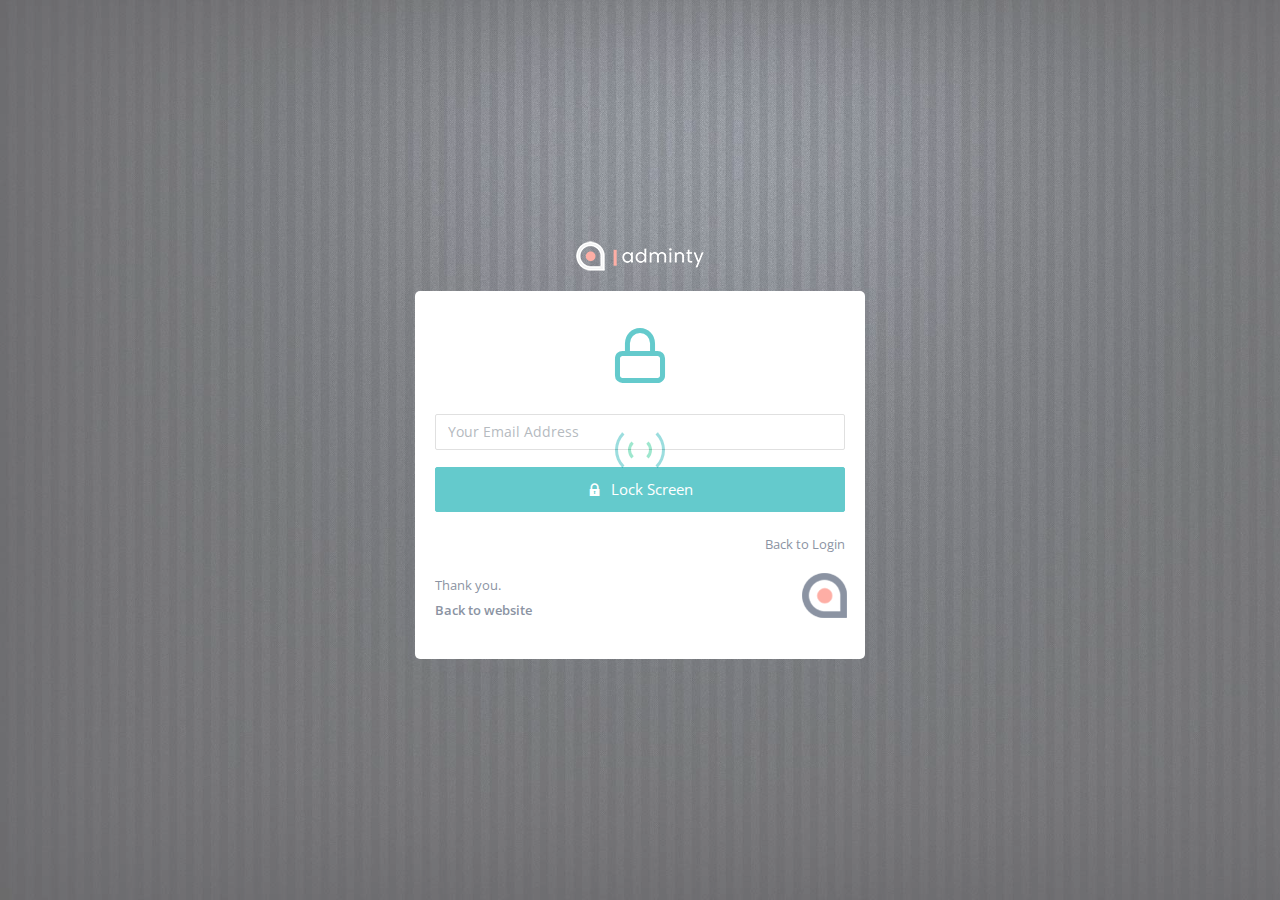
<file: auth-lock-screen.htm>
﻿<!DOCTYPE html>
<html lang="en">

<head>
    <title>Adminty - Premium Admin Template by Colorlib </title>
    <!-- HTML5 Shim and Respond.js IE10 support of HTML5 elements and media queries -->
    <!-- WARNING: Respond.js doesn't work if you view the page via file:// -->
    <!--[if lt IE 10]>
      <script src="https://oss.maxcdn.com/libs/html5shiv/3.7.0/html5shiv.js"></script>
      <script src="https://oss.maxcdn.com/libs/respond.js/1.4.2/respond.min.js"></script>
      <![endif]-->
    <!-- Meta -->
    <meta charset="utf-8">
    <meta name="viewport" content="width=device-width, initial-scale=1.0, user-scalable=0, minimal-ui">
    <meta http-equiv="X-UA-Compatible" content="IE=edge">
    <meta name="description" content="#">
    <meta name="keywords" content="Admin , Responsive, Landing, Bootstrap, App, Template, Mobile, iOS, Android, apple, creative app">
    <meta name="author" content="#">
    <!-- Favicon icon -->
    <link rel="icon" href="..\files\assets\images\favicon.ico" type="image/x-icon">
    <!-- Google font--><link href="https://fonts.googleapis.com/css?family=Open+Sans:400,600,800" rel="stylesheet">
    <!-- Required Fremwork -->
    <link rel="stylesheet" type="text/css" href="..\files\bower_components\bootstrap\css\bootstrap.min.css">
    <!-- themify-icons line icon -->
    <link rel="stylesheet" type="text/css" href="..\files\assets\icon\themify-icons\themify-icons.css">
    <link rel="stylesheet" type="text/css" href="..\files\assets\icon\feather\css\feather.css">
    <!-- ico font -->
    <link rel="stylesheet" type="text/css" href="..\files\assets\icon\icofont\css\icofont.css">
    <!-- Style.css -->
    <link rel="stylesheet" type="text/css" href="..\files\assets\css\style.css">
</head>

<body class="fix-menu">
    <!-- Pre-loader start -->
    <div class="theme-loader">
    <div class="ball-scale">
        <div class='contain'>
            <div class="ring"><div class="frame"></div></div>
            <div class="ring"><div class="frame"></div></div>
            <div class="ring"><div class="frame"></div></div>
            <div class="ring"><div class="frame"></div></div>
            <div class="ring"><div class="frame"></div></div>
            <div class="ring"><div class="frame"></div></div>
            <div class="ring"><div class="frame"></div></div>
            <div class="ring"><div class="frame"></div></div>
            <div class="ring"><div class="frame"></div></div>
            <div class="ring"><div class="frame"></div></div>
        </div>
    </div>
</div>
    <!-- Pre-loader end -->
    <section class="login-block">
        <!-- Container-fluid starts -->
        <div class="container-fluid">
            <div class="row">
                <div class="col-sm-12">
                    <!-- Login card start -->
                    <form class="md-float-material form-material">
                        <div class="text-center">
                            <img src="..\files\assets\images\logo.png" alt="logo.png">
                        </div>
                        <div class="auth-box card">
                            <div class="card-block">
                                <div class="row">
                                    <div class="col-md-12">
                                        <h3 class="text-center"><i class="feather icon-lock text-primary f-60 p-t-15 p-b-20 d-block"></i></h3>
                                    </div>
                                </div>
                                <div class="form-group form-primary">
                                    <input type="text" name="email" class="form-control" required="" placeholder="Your Email Address">
                                    <span class="form-bar"></span>
                                </div>
                                <div class="row">
                                    <div class="col-md-12">
                                        <button type="button" class="btn btn-primary btn-md btn-block waves-effect text-center m-b-20"><i class="icofont icofont-lock"></i> Lock Screen </button>
                                    </div>
                                </div>
                                <p class="text-inverse text-right">Back to <a href="auth-normal-sign-in.htm">Login</a></p>
                                <div class="row">
                                    <div class="col-md-10">
                                        <p class="text-inverse text-left m-b-0">Thank you.</p>
                                        <p class="text-inverse text-left"><a href="index-1.htm"><b class="f-w-600">Back to website</b></a></p>
                                    </div>
                                    <div class="col-md-2">
                                        <img src="..\files\assets\images\auth\Logo-small-bottom.png" alt="small-logo.png">
                                    </div>
                                </div>
                            </div>
                        </div>
                    </form>
                    <!-- Login card end -->
                </div>
                <!-- end of col-sm-12 -->
            </div>
            <!-- end of row -->
        </div>
        <!-- end of container-fluid -->
    </section>
    <!-- Warning Section Starts -->
    <!-- Older IE warning message -->
    <!--[if lt IE 10]>
<div class="ie-warning">
    <h1>Warning!!</h1>
    <p>You are using an outdated version of Internet Explorer, please upgrade <br/>to any of the following web browsers to access this website.</p>
    <div class="iew-container">
        <ul class="iew-download">
            <li>
                <a href="http://www.google.com/chrome/">
                    <img src="../files/assets/images/browser/chrome.png" alt="Chrome">
                    <div>Chrome</div>
                </a>
            </li>
            <li>
                <a href="https://www.mozilla.org/en-US/firefox/new/">
                    <img src="../files/assets/images/browser/firefox.png" alt="Firefox">
                    <div>Firefox</div>
                </a>
            </li>
            <li>
                <a href="http://www.opera.com">
                    <img src="../files/assets/images/browser/opera.png" alt="Opera">
                    <div>Opera</div>
                </a>
            </li>
            <li>
                <a href="https://www.apple.com/safari/">
                    <img src="../files/assets/images/browser/safari.png" alt="Safari">
                    <div>Safari</div>
                </a>
            </li>
            <li>
                <a href="http://windows.microsoft.com/en-us/internet-explorer/download-ie">
                    <img src="../files/assets/images/browser/ie.png" alt="">
                    <div>IE (9 & above)</div>
                </a>
            </li>
        </ul>
    </div>
    <p>Sorry for the inconvenience!</p>
</div>
<![endif]-->
    <!-- Warning Section Ends -->
    <!-- Required Jquery -->
    <script type="text/javascript" src="..\files\bower_components\jquery\js\jquery.min.js"></script>
    <script type="text/javascript" src="..\files\bower_components\jquery-ui\js\jquery-ui.min.js"></script>
    <script type="text/javascript" src="..\files\bower_components\popper.js\js\popper.min.js"></script>
    <script type="text/javascript" src="..\files\bower_components\bootstrap\js\bootstrap.min.js"></script>
    <!-- jquery slimscroll js -->
    <script type="text/javascript" src="..\files\bower_components\jquery-slimscroll\js\jquery.slimscroll.js"></script>
    <!-- modernizr js -->
    <script type="text/javascript" src="..\files\bower_components\modernizr\js\modernizr.js"></script>
    <script type="text/javascript" src="..\files\bower_components\modernizr\js\css-scrollbars.js"></script>
    <!-- i18next.min.js -->
    <script type="text/javascript" src="..\files\bower_components\i18next\js\i18next.min.js"></script>
    <script type="text/javascript" src="..\files\bower_components\i18next-xhr-backend\js\i18nextXHRBackend.min.js"></script>
    <script type="text/javascript" src="..\files\bower_components\i18next-browser-languagedetector\js\i18nextBrowserLanguageDetector.min.js"></script>
    <script type="text/javascript" src="..\files\bower_components\jquery-i18next\js\jquery-i18next.min.js"></script>
    <!--Color Script Common-->
    <script type="text/javascript" src="..\files\assets\js\common-pages.js"></script>


<!-- Global site tag (gtag.js) - Google Analytics -->
<script async="" src="https://www.googletagmanager.com/gtag/js?id=UA-23581568-13"></script>
<script>
  window.dataLayer = window.dataLayer || [];
  function gtag(){dataLayer.push(arguments);}
  gtag('js', new Date());

  gtag('config', 'UA-23581568-13');
</script>
</body>

</html>
</file>
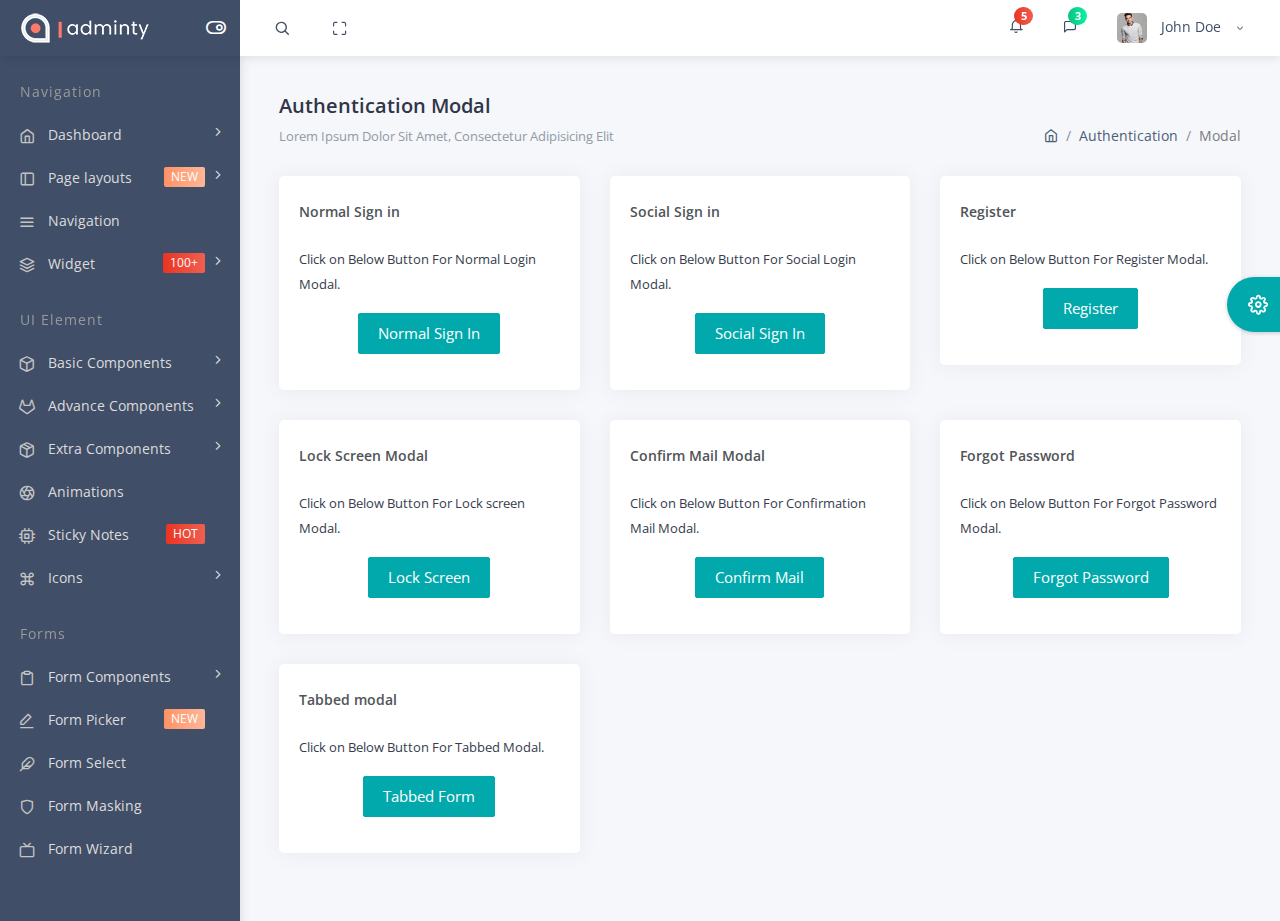
<file: auth-modal.htm>
﻿<!DOCTYPE html>
<html lang="en">

<head>
    <title>Adminty - Premium Admin Template by Colorlib </title>
    <!-- HTML5 Shim and Respond.js IE10 support of HTML5 elements and media queries -->
    <!-- WARNING: Respond.js doesn't work if you view the page via file:// -->
    <!--[if lt IE 10]>
      <script src="https://oss.maxcdn.com/libs/html5shiv/3.7.0/html5shiv.js"></script>
      <script src="https://oss.maxcdn.com/libs/respond.js/1.4.2/respond.min.js"></script>
      <![endif]-->
    <!-- Meta -->
    <meta charset="utf-8">
    <meta name="viewport" content="width=device-width, initial-scale=1.0, user-scalable=0, minimal-ui">
    <meta http-equiv="X-UA-Compatible" content="IE=edge">
    <meta name="description" content="#">
    <meta name="keywords" content="Admin , Responsive, Landing, Bootstrap, App, Template, Mobile, iOS, Android, apple, creative app">
    <meta name="author" content="#">
    <!-- Favicon icon -->
    <link rel="icon" href="..\files\assets\images\favicon.ico" type="image/x-icon">
    <!-- Google font--><link href="https://fonts.googleapis.com/css?family=Open+Sans:400,600,800" rel="stylesheet">
    <!-- Required Fremwork -->
    <link rel="stylesheet" type="text/css" href="..\files\bower_components\bootstrap\css\bootstrap.min.css">
    <!-- themify-icons line icon -->
    <link rel="stylesheet" type="text/css" href="..\files\assets\icon\themify-icons\themify-icons.css">
    <!-- ico font -->
    <link rel="stylesheet" type="text/css" href="..\files\assets\icon\icofont\css\icofont.css">
    <!-- feather Awesome -->
    <link rel="stylesheet" type="text/css" href="..\files\assets\icon\feather\css\feather.css">
    <!-- Style.css -->
    <link rel="stylesheet" type="text/css" href="..\files\assets\css\style.css">
    <link rel="stylesheet" type="text/css" href="..\files\assets\css\linearicons.css">

    <link rel="stylesheet" type="text/css" href="..\files\assets\css\jquery.mCustomScrollbar.css">
</head>

<body>
<!-- Pre-loader start -->
<div class="theme-loader">
    <div class="ball-scale">
        <div class='contain'>
            <div class="ring">
                <div class="frame"></div>
            </div>
            <div class="ring">
                <div class="frame"></div>
            </div>
            <div class="ring">
                <div class="frame"></div>
            </div>
            <div class="ring">
                <div class="frame"></div>
            </div>
            <div class="ring">
                <div class="frame"></div>
            </div>
            <div class="ring">
                <div class="frame"></div>
            </div>
            <div class="ring">
                <div class="frame"></div>
            </div>
            <div class="ring">
                <div class="frame"></div>
            </div>
            <div class="ring">
                <div class="frame"></div>
            </div>
            <div class="ring">
                <div class="frame"></div>
            </div>
        </div>
    </div>
</div>
<!-- Pre-loader end -->
<div id="pcoded" class="pcoded">
    <div class="pcoded-overlay-box"></div>
    <div class="pcoded-container navbar-wrapper">

        <nav class="navbar header-navbar pcoded-header">
            <div class="navbar-wrapper">

                <div class="navbar-logo">
                    <a class="mobile-menu" id="mobile-collapse" href="#!">
                        <i class="feather icon-menu"></i>
                    </a>
                    <a href="index-1.htm">
                        <img class="img-fluid" src="..\files\assets\images\logo.png" alt="Theme-Logo">
                    </a>
                    <a class="mobile-options">
                        <i class="feather icon-more-horizontal"></i>
                    </a>
                </div>

                <div class="navbar-container container-fluid">
                    <ul class="nav-left">
                        <li class="header-search">
                            <div class="main-search morphsearch-search">
                                <div class="input-group">
                                    <span class="input-group-addon search-close"><i class="feather icon-x"></i></span>
                                    <input type="text" class="form-control">
                                    <span class="input-group-addon search-btn"><i class="feather icon-search"></i></span>
                                </div>
                            </div>
                        </li>
                        <li>
                            <a href="#!" onclick="javascript:toggleFullScreen()">
                                <i class="feather icon-maximize full-screen"></i>
                            </a>
                        </li>
                    </ul>
                    <ul class="nav-right">
                        <li class="header-notification">
                            <div class="dropdown-primary dropdown">
                                <div class="dropdown-toggle" data-toggle="dropdown">
                                    <i class="feather icon-bell"></i>
                                    <span class="badge bg-c-pink">5</span>
                                </div>
                                <ul class="show-notification notification-view dropdown-menu" data-dropdown-in="fadeIn" data-dropdown-out="fadeOut">
                                    <li>
                                        <h6>Notifications</h6>
                                        <label class="label label-danger">New</label>
                                    </li>
                                    <li>
                                        <div class="media">
                                            <img class="d-flex align-self-center img-radius" src="..\files\assets\images\avatar-4.jpg" alt="Generic placeholder image">
                                            <div class="media-body">
                                                <h5 class="notification-user">John Doe</h5>
                                                <p class="notification-msg">Lorem ipsum dolor sit amet, consectetuer elit.</p>
                                                <span class="notification-time">30 minutes ago</span>
                                            </div>
                                        </div>
                                    </li>
                                    <li>
                                        <div class="media">
                                            <img class="d-flex align-self-center img-radius" src="..\files\assets\images\avatar-3.jpg" alt="Generic placeholder image">
                                            <div class="media-body">
                                                <h5 class="notification-user">Joseph William</h5>
                                                <p class="notification-msg">Lorem ipsum dolor sit amet, consectetuer elit.</p>
                                                <span class="notification-time">30 minutes ago</span>
                                            </div>
                                        </div>
                                    </li>
                                    <li>
                                        <div class="media">
                                            <img class="d-flex align-self-center img-radius" src="..\files\assets\images\avatar-4.jpg" alt="Generic placeholder image">
                                            <div class="media-body">
                                                <h5 class="notification-user">Sara Soudein</h5>
                                                <p class="notification-msg">Lorem ipsum dolor sit amet, consectetuer elit.</p>
                                                <span class="notification-time">30 minutes ago</span>
                                            </div>
                                        </div>
                                    </li>
                                </ul>
                            </div>
                        </li>
                        <li class="header-notification">
                            <div class="dropdown-primary dropdown">
                                <div class="displayChatbox dropdown-toggle" data-toggle="dropdown">
                                    <i class="feather icon-message-square"></i>
                                    <span class="badge bg-c-green">3</span>
                                </div>
                            </div>
                        </li>
                        <li class="user-profile header-notification">
                            <div class="dropdown-primary dropdown">
                                <div class="dropdown-toggle" data-toggle="dropdown">
                                    <img src="..\files\assets\images\avatar-4.jpg" class="img-radius" alt="User-Profile-Image">
                                    <span>John Doe</span>
                                    <i class="feather icon-chevron-down"></i>
                                </div>
                                <ul class="show-notification profile-notification dropdown-menu" data-dropdown-in="fadeIn" data-dropdown-out="fadeOut">
                                    <li>
                                        <a href="#!">
                                            <i class="feather icon-settings"></i> Settings
                                        </a>
                                    </li>
                                    <li>
                                        <a href="user-profile.htm">
                                            <i class="feather icon-user"></i> Profile
                                        </a>
                                    </li>
                                    <li>
                                        <a href="email-inbox.htm">
                                            <i class="feather icon-mail"></i> My Messages
                                        </a>
                                    </li>
                                    <li>
                                        <a href="auth-lock-screen.htm">
                                            <i class="feather icon-lock"></i> Lock Screen
                                        </a>
                                    </li>
                                    <li>
                                        <a href="auth-normal-sign-in.htm">
                                            <i class="feather icon-log-out"></i> Logout
                                        </a>
                                    </li>
                                </ul>

                            </div>
                        </li>
                    </ul>
                </div>
            </div>
        </nav>

        <!-- Sidebar chat start -->
        <div id="sidebar" class="users p-chat-user showChat">
            <div class="had-container">
                <div class="card card_main p-fixed users-main">
                    <div class="user-box">
                        <div class="chat-inner-header">
                            <div class="back_chatBox">
                                <div class="right-icon-control">
                                    <input type="text" class="form-control  search-text" placeholder="Search Friend" id="search-friends">
                                    <div class="form-icon">
                                        <i class="icofont icofont-search"></i>
                                    </div>
                                </div>
                            </div>
                        </div>
                        <div class="main-friend-list">
                            <div class="media userlist-box" data-id="1" data-status="online" data-username="Josephin Doe" data-toggle="tooltip" data-placement="left" title="Josephin Doe">
                                <a class="media-left" href="#!">
                                    <img class="media-object img-radius img-radius" src="..\files\assets\images\avatar-3.jpg" alt="Generic placeholder image ">
                                    <div class="live-status bg-success"></div>
                                </a>
                                <div class="media-body">
                                    <div class="f-13 chat-header">Josephin Doe</div>
                                </div>
                            </div>
                            <div class="media userlist-box" data-id="2" data-status="online" data-username="Lary Doe" data-toggle="tooltip" data-placement="left" title="Lary Doe">
                                <a class="media-left" href="#!">
                                    <img class="media-object img-radius" src="..\files\assets\images\avatar-2.jpg" alt="Generic placeholder image">
                                    <div class="live-status bg-success"></div>
                                </a>
                                <div class="media-body">
                                    <div class="f-13 chat-header">Lary Doe</div>
                                </div>
                            </div>
                            <div class="media userlist-box" data-id="3" data-status="online" data-username="Alice" data-toggle="tooltip" data-placement="left" title="Alice">
                                <a class="media-left" href="#!">
                                    <img class="media-object img-radius" src="..\files\assets\images\avatar-4.jpg" alt="Generic placeholder image">
                                    <div class="live-status bg-success"></div>
                                </a>
                                <div class="media-body">
                                    <div class="f-13 chat-header">Alice</div>
                                </div>
                            </div>
                            <div class="media userlist-box" data-id="4" data-status="online" data-username="Alia" data-toggle="tooltip" data-placement="left" title="Alia">
                                <a class="media-left" href="#!">
                                    <img class="media-object img-radius" src="..\files\assets\images\avatar-3.jpg" alt="Generic placeholder image">
                                    <div class="live-status bg-success"></div>
                                </a>
                                <div class="media-body">
                                    <div class="f-13 chat-header">Alia</div>
                                </div>
                            </div>
                            <div class="media userlist-box" data-id="5" data-status="online" data-username="Suzen" data-toggle="tooltip" data-placement="left" title="Suzen">
                                <a class="media-left" href="#!">
                                    <img class="media-object img-radius" src="..\files\assets\images\avatar-2.jpg" alt="Generic placeholder image">
                                    <div class="live-status bg-success"></div>
                                </a>
                                <div class="media-body">
                                    <div class="f-13 chat-header">Suzen</div>
                                </div>
                            </div>
                        </div>
                    </div>
                </div>
            </div>
        </div>
        <!-- Sidebar inner chat start-->
        <div class="showChat_inner">
            <div class="media chat-inner-header">
                <a class="back_chatBox">
                    <i class="feather icon-chevron-left"></i> Josephin Doe
                </a>
            </div>
            <div class="media chat-messages">
                <a class="media-left photo-table" href="#!">
                    <img class="media-object img-radius img-radius m-t-5" src="..\files\assets\images\avatar-3.jpg" alt="Generic placeholder image">
                </a>
                <div class="media-body chat-menu-content">
                    <div class="">
                        <p class="chat-cont">I'm just looking around. Will you tell me something about yourself?</p>
                        <p class="chat-time">8:20 a.m.</p>
                    </div>
                </div>
            </div>
            <div class="media chat-messages">
                <div class="media-body chat-menu-reply">
                    <div class="">
                        <p class="chat-cont">I'm just looking around. Will you tell me something about yourself?</p>
                        <p class="chat-time">8:20 a.m.</p>
                    </div>
                </div>
                <div class="media-right photo-table">
                    <a href="#!">
                        <img class="media-object img-radius img-radius m-t-5" src="..\files\assets\images\avatar-4.jpg" alt="Generic placeholder image">
                    </a>
                </div>
            </div>
            <div class="chat-reply-box p-b-20">
                <div class="right-icon-control">
                    <input type="text" class="form-control search-text" placeholder="Share Your Thoughts">
                    <div class="form-icon">
                        <i class="feather icon-navigation"></i>
                    </div>
                </div>
            </div>
        </div>
        <!-- Sidebar inner chat end-->
        <div class="pcoded-main-container">
            <div class="pcoded-wrapper">
                <nav class="pcoded-navbar">
                    <div class="pcoded-inner-navbar main-menu">
                        <div class="pcoded-navigatio-lavel">Navigation</div>
                        <ul class="pcoded-item pcoded-left-item">
                            <li class="pcoded-hasmenu">
                                <a href="javascript:void(0)">
                                    <span class="pcoded-micon"><i class="feather icon-home"></i></span>
                                    <span class="pcoded-mtext">Dashboard</span>
                                </a>
                                <ul class="pcoded-submenu">
                                    <li class="">
                                        <a href="index-1.htm">
                                            <span class="pcoded-mtext">Default</span>
                                        </a>
                                    </li>
                                    <li class="">
                                        <a href="dashboard-crm.htm">
                                            <span class="pcoded-mtext">CRM</span>
                                        </a>
                                    </li>
                                    <li class=" ">
                                        <a href="dashboard-analytics.htm">
                                            <span class="pcoded-mtext">Analytics</span>
                                            <span class="pcoded-badge label label-info ">NEW</span>
                                        </a>
                                    </li>
                                </ul>
                            </li>
                            <li class="pcoded-hasmenu">
                                <a href="javascript:void(0)">
                                    <span class="pcoded-micon"><i class="feather icon-sidebar"></i></span>
                                    <span class="pcoded-mtext">Page layouts</span>
                                    <span class="pcoded-badge label label-warning">NEW</span>
                                </a>
                                <ul class="pcoded-submenu">
                                    <li class=" pcoded-hasmenu">
                                        <a href="javascript:void(0)">
                                            <span class="pcoded-mtext">Vertical</span>
                                        </a>
                                        <ul class="pcoded-submenu">
                                            <li class=" ">
                                                <a href="menu-static.htm">
                                                    <span class="pcoded-mtext">Static Layout</span>
                                                </a>
                                            </li>
                                            <li class=" ">
                                                <a href="menu-header-fixed.htm">
                                                    <span class="pcoded-mtext">Header Fixed</span>
                                                </a>
                                            </li>
                                            <li class=" ">
                                                <a href="menu-compact.htm">
                                                    <span class="pcoded-mtext">Compact</span>
                                                </a>
                                            </li>
                                            <li class=" ">
                                                <a href="menu-sidebar.htm">
                                                    <span class="pcoded-mtext">Sidebar Fixed</span>
                                                </a>
                                            </li>

                                        </ul>
                                    </li>
                                    <li class=" pcoded-hasmenu">
                                        <a href="javascript:void(0)">
                                            <span class="pcoded-mtext">Horizontal</span>
                                        </a>
                                        <ul class="pcoded-submenu">
                                            <li class=" ">
                                                <a href="menu-horizontal-static.htm" target="_blank">
                                                    <span class="pcoded-mtext">Static Layout</span>
                                                </a>
                                            </li>
                                            <li class=" ">
                                                <a href="menu-horizontal-fixed.htm" target="_blank">
                                                    <span class="pcoded-mtext">Fixed layout</span>
                                                </a>
                                            </li>
                                            <li class=" ">
                                                <a href="menu-horizontal-icon.htm" target="_blank">
                                                    <span class="pcoded-mtext">Static With Icon</span>
                                                </a>
                                            </li>
                                            <li class=" ">
                                                <a href="menu-horizontal-icon-fixed.htm" target="_blank">
                                                    <span class="pcoded-mtext">Fixed With Icon</span>
                                                </a>
                                            </li>
                                        </ul>
                                    </li>
                                    <li class=" ">
                                        <a href="menu-bottom.htm">
                                            <span class="pcoded-mtext">Bottom Menu</span>
                                        </a>
                                    </li>
                                    <li class=" ">
                                        <a href="box-layout.htm" target="_blank">
                                            <span class="pcoded-mtext">Box Layout</span>
                                        </a>
                                    </li>
                                    <li class=" ">
                                        <a href="menu-rtl.htm" target="_blank">
                                            <span class="pcoded-mtext">RTL</span>
                                        </a>
                                    </li>
                                </ul>
                            </li>
                            <li class="">
                                <a href="navbar-light.htm">
                                    <span class="pcoded-micon"><i class="feather icon-menu"></i></span>
                                    <span class="pcoded-mtext">Navigation</span>
                                </a>
                            </li>
                            <li class="pcoded-hasmenu">
                                <a href="javascript:void(0)">
                                    <span class="pcoded-micon"><i class="feather icon-layers"></i></span>
                                    <span class="pcoded-mtext">Widget</span>
                                    <span class="pcoded-badge label label-danger">100+</span>
                                </a>
                                <ul class="pcoded-submenu">
                                    <li class="">
                                        <a href="widget-statistic.htm">
                                            <span class="pcoded-mtext">Statistic</span>
                                        </a>
                                    </li>
                                    <li class=" ">
                                        <a href="widget-data.htm">
                                            <span class="pcoded-mtext">Data</span>
                                        </a>
                                    </li>
                                    <li class="">
                                        <a href="widget-chart.htm">
                                            <span class="pcoded-mtext">Chart Widget</span>
                                        </a>
                                    </li>

                                </ul>
                            </li>
                        </ul>
                        <div class="pcoded-navigatio-lavel">UI Element</div>
                        <ul class="pcoded-item pcoded-left-item">
                            <li class="pcoded-hasmenu">
                                <a href="javascript:void(0)">
                                    <span class="pcoded-micon"><i class="feather icon-box"></i></span>
                                    <span class="pcoded-mtext">Basic Components</span>
                                </a>
                                <ul class="pcoded-submenu">
                                    <li class=" ">
                                        <a href="alert.htm">
                                            <span class="pcoded-mtext">Alert</span>
                                        </a>
                                    </li>
                                    <li class=" ">
                                        <a href="breadcrumb.htm">
                                            <span class="pcoded-mtext">Breadcrumbs</span>
                                        </a>
                                    </li>
                                    <li class=" ">
                                        <a href="button.htm">
                                            <span class="pcoded-mtext">Button</span>
                                        </a>
                                    </li>
                                    <li class=" ">
                                        <a href="box-shadow.htm">
                                            <span class="pcoded-mtext">Box-Shadow</span>
                                        </a>
                                    </li>
                                    <li class=" ">
                                        <a href="accordion.htm">
                                            <span class="pcoded-mtext">Accordion</span>
                                        </a>
                                    </li>
                                    <li class=" ">
                                        <a href="generic-class.htm">
                                            <span class="pcoded-mtext">Generic Class</span>
                                        </a>
                                    </li>
                                    <li class=" ">
                                        <a href="tabs.htm">
                                            <span class="pcoded-mtext">Tabs</span>
                                        </a>
                                    </li>
                                    <li class=" ">
                                        <a href="color.htm">
                                            <span class="pcoded-mtext">Color</span>
                                        </a>
                                    </li>
                                    <li class=" ">
                                        <a href="label-badge.htm">
                                            <span class="pcoded-mtext">Label Badge</span>
                                        </a>
                                    </li>
                                    <li class=" ">
                                        <a href="progress-bar.htm">
                                            <span class="pcoded-mtext">Progress Bar</span>
                                        </a>
                                    </li>
                                    <li class=" ">
                                        <a href="preloader.htm">
                                            <span class="pcoded-mtext">Pre-Loader</span>
                                        </a>
                                    </li>
                                    <li class=" ">
                                        <a href="list.htm">
                                            <span class="pcoded-mtext">List</span>
                                        </a>
                                    </li>
                                    <li class=" ">
                                        <a href="tooltip.htm">
                                            <span class="pcoded-mtext">Tooltip And Popover</span>
                                        </a>
                                    </li>
                                    <li class=" ">
                                        <a href="typography.htm">
                                            <span class="pcoded-mtext">Typography</span>
                                        </a>
                                    </li>
                                    <li class=" ">
                                        <a href="other.htm">
                                            <span class="pcoded-mtext">Other</span>
                                        </a>
                                    </li>
                                </ul>
                            </li>
                            <li class="pcoded-hasmenu">
                                <a href="javascript:void(0)">
                                    <span class="pcoded-micon"><i class="feather icon-gitlab"></i></span>
                                    <span class="pcoded-mtext">Advance Components</span>
                                </a>
                                <ul class="pcoded-submenu">
                                    <li class=" ">
                                        <a href="draggable.htm">
                                            <span class="pcoded-mtext">Draggable</span>
                                        </a>
                                    </li>
                                    <li class=" ">
                                        <a href="bs-grid.htm">
                                            <span class="pcoded-mtext">Grid Stack</span>
                                        </a>
                                    </li>
                                    <li class=" ">
                                        <a href="light-box.htm">
                                            <span class="pcoded-mtext">Light Box</span>
                                        </a>
                                    </li>
                                    <li class=" ">
                                        <a href="modal.htm">
                                            <span class="pcoded-mtext">Modal</span>
                                        </a>
                                    </li>
                                    <li class=" ">
                                        <a href="notification.htm">
                                            <span class="pcoded-mtext">Notifications</span>
                                        </a>
                                    </li>
                                    <li class=" ">
                                        <a href="notify.htm">
                                            <span class="pcoded-mtext">PNOTIFY</span>
                                            <span class="pcoded-badge label label-info">NEW</span>
                                        </a>
                                    </li>
                                    <li class=" ">
                                        <a href="rating.htm">
                                            <span class="pcoded-mtext">Rating</span>
                                        </a>
                                    </li>
                                    <li class=" ">
                                        <a href="range-slider.htm">
                                            <span class="pcoded-mtext">Range Slider</span>
                                        </a>
                                    </li>
                                    <li class=" ">
                                        <a href="slider.htm">
                                            <span class="pcoded-mtext">Slider</span>
                                        </a>
                                    </li>
                                    <li class=" ">
                                        <a href="syntax-highlighter.htm">
                                            <span class="pcoded-mtext">Syntax Highlighter</span>
                                        </a>
                                    </li>
                                    <li class=" ">
                                        <a href="tour.htm">
                                            <span class="pcoded-mtext">Tour</span>
                                        </a>
                                    </li>
                                    <li class=" ">
                                        <a href="treeview.htm">
                                            <span class="pcoded-mtext">Tree View</span>
                                        </a>
                                    </li>
                                    <li class=" ">
                                        <a href="nestable.htm">
                                            <span class="pcoded-mtext">Nestable</span>
                                        </a>
                                    </li>
                                    <li class=" ">
                                        <a href="toolbar.htm">
                                            <span class="pcoded-mtext">Toolbar</span>
                                        </a>
                                    </li>
                                    <li class=" ">
                                        <a href="x-editable.htm">
                                            <span class="pcoded-mtext">X-Editable</span>
                                        </a>
                                    </li>
                                </ul>
                            </li>
                            <li class="pcoded-hasmenu">
                                <a href="javascript:void(0)">
                                    <span class="pcoded-micon"><i class="feather icon-package"></i></span>
                                    <span class="pcoded-mtext">Extra Components</span>
                                </a>
                                <ul class="pcoded-submenu">
                                    <li class=" ">
                                        <a href="session-timeout.htm">
                                            <span class="pcoded-mtext">Session Timeout</span>
                                        </a>
                                    </li>
                                    <li class=" ">
                                        <a href="session-idle-timeout.htm">
                                            <span class="pcoded-mtext">Session Idle Timeout</span>
                                        </a>
                                    </li>
                                    <li class=" ">
                                        <a href="offline.htm">
                                            <span class="pcoded-mtext">Offline</span>
                                        </a>
                                    </li>

                                </ul>
                            </li>
                            <li class=" ">
                                <a href="animation.htm">
                                    <span class="pcoded-micon"><i class="feather icon-aperture rotate-refresh"></i><b>A</b></span>
                                    <span class="pcoded-mtext">Animations</span>
                                </a>
                            </li>
                            <li class=" ">
                                <a href="sticky.htm">
                                    <span class="pcoded-micon"><i class="feather icon-cpu"></i></span>
                                    <span class="pcoded-mtext">Sticky Notes</span>
                                    <span class="pcoded-badge label label-danger">HOT</span>
                                </a>
                            </li>
                            <li class="pcoded-hasmenu">
                                <a href="javascript:void(0)">
                                    <span class="pcoded-micon"><i class="feather icon-command"></i></span>
                                    <span class="pcoded-mtext">Icons</span>
                                </a>
                                <ul class="pcoded-submenu">
                                    <li class=" ">
                                        <a href="icon-font-awesome.htm">
                                            <span class="pcoded-mtext">Font Awesome</span>
                                        </a>
                                    </li>
                                    <li class=" ">
                                        <a href="icon-themify.htm">
                                            <span class="pcoded-mtext">Themify</span>
                                        </a>
                                    </li>
                                    <li class=" ">
                                        <a href="icon-simple-line.htm">
                                            <span class="pcoded-mtext">Simple Line Icon</span>
                                        </a>
                                    </li>
                                    <li class=" ">
                                        <a href="icon-ion.htm">
                                            <span class="pcoded-mtext">Ion Icon</span>
                                        </a>
                                    </li>
                                    <li class=" ">
                                        <a href="icon-material-design.htm">
                                            <span class="pcoded-mtext">Material Design</span>
                                        </a>
                                    </li>
                                    <li class=" ">
                                        <a href="icon-icofonts.htm">
                                            <span class="pcoded-mtext">Ico Fonts</span>
                                        </a>
                                    </li>
                                    <li class=" ">
                                        <a href="icon-weather.htm">
                                            <span class="pcoded-mtext">Weather Icon</span>
                                        </a>
                                    </li>
                                    <li class=" ">
                                        <a href="icon-typicons.htm">
                                            <span class="pcoded-mtext">Typicons</span>
                                        </a>
                                    </li>
                                    <li class=" ">
                                        <a href="icon-flags.htm">
                                            <span class="pcoded-mtext">Flags</span>
                                        </a>
                                    </li>
                                </ul>
                            </li>
                        </ul>
                        <div class="pcoded-navigatio-lavel">Forms</div>
                        <ul class="pcoded-item pcoded-left-item">
                            <li class="pcoded-hasmenu">
                                <a href="javascript:void(0)">
                                    <span class="pcoded-micon"><i class="feather icon-clipboard"></i></span>
                                    <span class="pcoded-mtext">Form Components</span>
                                </a>
                                <ul class="pcoded-submenu">
                                    <li class=" ">
                                        <a href="form-elements-component.htm">
                                            <span class="pcoded-mtext">Form Components</span>
                                        </a>
                                    </li>
                                    <li class=" ">
                                        <a href="form-elements-add-on.htm">
                                            <span class="pcoded-mtext">Form-Elements-Add-On</span>
                                        </a>
                                    </li>
                                    <li class=" ">
                                        <a href="form-elements-advance.htm">
                                            <span class="pcoded-mtext">Form-Elements-Advance</span>
                                        </a>
                                    </li>
                                    <li class=" ">
                                        <a href="form-validation.htm">
                                            <span class="pcoded-mtext">Form Validation</span>
                                        </a>
                                    </li>
                                </ul>
                            </li>
                            <li class=" ">
                                <a href="form-picker.htm">
                                    <span class="pcoded-micon"><i class="feather icon-edit-1"></i></span>
                                    <span class="pcoded-mtext">Form Picker</span>
                                    <span class="pcoded-badge label label-warning">NEW</span>
                                </a>
                            </li>
                            <li class=" ">
                                <a href="form-select.htm">
                                    <span class="pcoded-micon"><i class="feather icon-feather"></i></span>
                                    <span class="pcoded-mtext">Form Select</span>
                                </a>
                            </li>
                            <li class=" ">
                                <a href="form-masking.htm">
                                    <span class="pcoded-micon"><i class="feather icon-shield"></i></span>
                                    <span class="pcoded-mtext">Form Masking</span>
                                </a>
                            </li>
                            <li class=" ">
                                <a href="form-wizard.htm">
                                    <span class="pcoded-micon"><i class="feather icon-tv"></i></span>
                                    <span class="pcoded-mtext">Form Wizard</span>
                                </a>
                            </li>
                            <li class="pcoded-hasmenu">
                                <a href="javascript:void(0)">
                                    <span class="pcoded-micon"><i class="feather icon-book"></i></span>
                                    <span class="pcoded-mtext">Ready To Use</span>
                                    <span class="pcoded-badge label label-danger">HOT</span>
                                </a>
                                <ul class="pcoded-submenu">
                                    <li class=" ">
                                        <a href="ready-cloned-elements-form.htm">
                                            <span class="pcoded-mtext">Cloned Elements Form</span>
                                        </a>
                                    </li>
                                    <li class=" ">
                                        <a href="ready-currency-form.htm">
                                            <span class="pcoded-mtext">Currency Form</span>
                                        </a>
                                    </li>
                                    <li class=" ">
                                        <a href="ready-form-booking.htm">
                                            <span class="pcoded-mtext">Booking Form</span>
                                        </a>
                                    </li>
                                    <li class=" ">
                                        <a href="ready-form-booking-multi-steps.htm">
                                            <span class="pcoded-mtext">Booking Multi Steps Form</span>
                                        </a>
                                    </li>
                                    <li class=" ">
                                        <a href="ready-form-comment.htm">
                                            <span class="pcoded-mtext">Comment Form</span>
                                        </a>
                                    </li>
                                    <li class=" ">
                                        <a href="ready-form-contact.htm">
                                            <span class="pcoded-mtext">Contact Form</span>
                                        </a>
                                    </li>
                                    <li class=" ">
                                        <a href="ready-job-application-form.htm">
                                            <span class="pcoded-mtext">Job Application Form</span>
                                        </a>
                                    </li>
                                    <li class=" ">
                                        <a href="ready-js-addition-form.htm">
                                            <span class="pcoded-mtext">JS Addition Form</span>
                                        </a>
                                    </li>
                                    <li class=" ">
                                        <a href="ready-login-form.htm">
                                            <span class="pcoded-mtext">Login Form</span>
                                        </a>
                                    </li>
                                    <li class=" ">
                                        <a href="ready-popup-modal-form.htm" target="_blank">
                                            <span class="pcoded-mtext">Popup Modal Form</span>
                                        </a>
                                    </li>
                                    <li class=" ">
                                        <a href="ready-registration-form.htm">
                                            <span class="pcoded-mtext">Registration Form</span>
                                        </a>
                                    </li>
                                    <li class=" ">
                                        <a href="ready-review-form.htm">
                                            <span class="pcoded-mtext">Review Form</span>
                                        </a>
                                    </li>
                                    <li class=" ">
                                        <a href="ready-subscribe-form.htm">
                                            <span class="pcoded-mtext">Subscribe Form</span>
                                        </a>
                                    </li>
                                    <li class=" ">
                                        <a href="ready-suggestion-form.htm">
                                            <span class="pcoded-mtext">Suggestion Form</span>
                                        </a>
                                    </li>
                                    <li class=" ">
                                        <a href="ready-tabs-form.htm">
                                            <span class="pcoded-mtext">Tabs Form</span>
                                        </a>
                                    </li>
                                </ul>
                            </li>
                        </ul>
                        <div class="pcoded-navigatio-lavel">Tables</div>
                        <ul class="pcoded-item pcoded-left-item">
                            <li class="pcoded-hasmenu">
                                <a href="javascript:void(0)">
                                    <span class="pcoded-micon"><i class="feather icon-credit-card"></i></span>
                                    <span class="pcoded-mtext">Bootstrap Table</span>
                                </a>
                                <ul class="pcoded-submenu">
                                    <li class=" ">
                                        <a href="bs-basic-table.htm">
                                            <span class="pcoded-mtext">Basic Table</span>
                                        </a>
                                    </li>
                                    <li class=" ">
                                        <a href="bs-table-sizing.htm">
                                            <span class="pcoded-mtext">Sizing Table</span>
                                        </a>
                                    </li>
                                    <li class=" ">
                                        <a href="bs-table-border.htm">
                                            <span class="pcoded-mtext">Border Table</span>
                                        </a>
                                    </li>
                                    <li class=" ">
                                        <a href="bs-table-styling.htm">
                                            <span class="pcoded-mtext">Styling Table</span>
                                        </a>
                                    </li>
                                </ul>
                            </li>
                            <li class="pcoded-hasmenu">
                                <a href="javascript:void(0)">
                                    <span class="pcoded-micon"><i class="feather icon-inbox"></i></span>
                                    <span class="pcoded-mtext">Data Table</span>
                                    <span class="pcoded-mcaret"></span>
                                </a>
                                <ul class="pcoded-submenu">
                                    <li class=" ">
                                        <a href="dt-basic.htm">
                                            <span class="pcoded-mtext">Basic Initialization</span>
                                        </a>
                                    </li>
                                    <li class=" ">
                                        <a href="dt-advance.htm">
                                            <span class="pcoded-mtext">Advance Initialization</span>
                                        </a>
                                    </li>
                                    <li class=" ">
                                        <a href="dt-styling.htm">
                                            <span class="pcoded-mtext">Styling</span>
                                        </a>
                                    </li>
                                    <li class=" ">
                                        <a href="dt-api.htm">
                                            <span class="pcoded-mtext">API</span>
                                        </a>
                                    </li>
                                    <li class=" ">
                                        <a href="dt-ajax.htm">
                                            <span class="pcoded-mtext">Ajax</span>
                                        </a>
                                    </li>
                                    <li class=" ">
                                        <a href="dt-server-side.htm">
                                            <span class="pcoded-mtext">Server Side</span>
                                        </a>
                                    </li>
                                    <li class=" ">
                                        <a href="dt-plugin.htm">
                                            <span class="pcoded-mtext">Plug-In</span>
                                        </a>
                                    </li>
                                    <li class=" ">
                                        <a href="dt-data-sources.htm">
                                            <span class="pcoded-mtext">Data Sources</span>
                                        </a>
                                    </li>

                                </ul>
                            </li>
                            <li class="pcoded-hasmenu">
                                <a href="javascript:void(0)">
                                    <span class="pcoded-micon"><i class="feather icon-server"></i></span>
                                    <span class="pcoded-mtext">Data Table Extensions</span>
                                </a>
                                <ul class="pcoded-submenu">
                                    <li class=" ">
                                        <a href="dt-ext-autofill.htm">
                                            <span class="pcoded-mtext">AutoFill</span>
                                        </a>
                                    </li>
                                    <li class="pcoded-hasmenu">
                                        <a href="javascript:void(0)">
                                            <span class="pcoded-mtext">Button</span>
                                        </a>
                                        <ul class="pcoded-submenu">
                                            <li class=" ">
                                                <a href="dt-ext-basic-buttons.htm">
                                                    <span class="pcoded-mtext">Basic Button</span>
                                                </a>
                                            </li>
                                            <li class=" ">
                                                <a href="dt-ext-buttons-html-5-data-export.htm">
                                                    <span class="pcoded-mtext">Html-5 Data Export</span>
                                                </a>
                                            </li>
                                        </ul>
                                    </li>
                                    <li class=" ">
                                        <a href="dt-ext-col-reorder.htm">
                                            <span class="pcoded-mtext">Col Reorder</span>
                                        </a>
                                    </li>
                                    <li class=" ">
                                        <a href="dt-ext-fixed-columns.htm">
                                            <span class="pcoded-mtext">Fixed Columns</span>
                                        </a>
                                    </li>
                                    <li class=" ">
                                        <a href="dt-ext-fixed-header.htm">
                                            <span class="pcoded-mtext">Fixed Header</span>
                                        </a>
                                    </li>
                                    <li class=" ">
                                        <a href="dt-ext-key-table.htm">
                                            <span class="pcoded-mtext">Key Table</span>
                                        </a>
                                    </li>
                                    <li class=" ">
                                        <a href="dt-ext-responsive.htm">
                                            <span class="pcoded-mtext">Responsive</span>
                                        </a>
                                    </li>
                                    <li class=" ">
                                        <a href="dt-ext-row-reorder.htm">
                                            <span class="pcoded-mtext">Row Reorder</span>
                                        </a>
                                    </li>
                                    <li class=" ">
                                        <a href="dt-ext-scroller.htm">
                                            <span class="pcoded-mtext">Scroller</span>
                                        </a>
                                    </li>
                                    <li class=" ">
                                        <a href="dt-ext-select.htm">
                                            <span class="pcoded-mtext">Select Table</span>
                                        </a>
                                    </li>
                                </ul>
                            </li>
                            <li class=" ">
                                <a href="foo-table.htm">
                                    <span class="pcoded-micon"><i class="feather icon-hash"></i></span>
                                    <span class="pcoded-mtext">FooTable</span>
                                </a>
                            </li>
                            <li class="pcoded-hasmenu ">
                                <a href="javascript:void(0)">
                                    <span class="pcoded-micon"><i class="feather icon-airplay"></i></span>
                                    <span class="pcoded-mtext">Handson Table</span>
                                </a>
                                <ul class="pcoded-submenu">
                                    <li class="">
                                        <a href="handson-appearance.htm">
                                            <span class="pcoded-mtext">Appearance</span>
                                        </a>
                                    </li>
                                    <li class="">
                                        <a href="handson-data-operation.htm">
                                            <span class="pcoded-mtext">Data Operation</span>
                                        </a>
                                    </li>
                                    <li class="">
                                        <a href="handson-rows-cols.htm">
                                            <span class="pcoded-mtext">Rows Columns</span>
                                        </a>
                                    </li>
                                    <li class="">
                                        <a href="handson-columns-only.htm">
                                            <span class="pcoded-mtext">Columns Only</span>
                                        </a>
                                    </li>
                                    <li class="">
                                        <a href="handson-cell-features.htm">
                                            <span class="pcoded-mtext">Cell Features</span>
                                        </a>
                                    </li>
                                    <li class="">
                                        <a href="handson-cell-types.htm">
                                            <span class="pcoded-mtext">Cell Types</span>
                                        </a>
                                    </li>
                                    <li class="">
                                        <a href="handson-integrations.htm">
                                            <span class="pcoded-mtext">Integrations</span>
                                        </a>
                                    </li>
                                    <li class="">
                                        <a href="handson-rows-only.htm">
                                            <span class="pcoded-mtext">Rows Only</span>
                                        </a>
                                    </li>
                                    <li class="">
                                        <a href="handson-utilities.htm">
                                            <span class="pcoded-mtext">Utilities</span>
                                        </a>
                                    </li>
                                </ul>
                            </li>
                            <li class="">
                                <a href="editable-table.htm">
                                    <span class="pcoded-micon"><i class="feather icon-edit"></i></span>
                                    <span class="pcoded-mtext">Editable Table</span>
                                </a>
                            </li>
                        </ul>
                        <div class="pcoded-navigatio-lavel">Chart And Maps</div>
                        <ul class="pcoded-item pcoded-left-item">
                            <li class="pcoded-hasmenu ">
                                <a href="javascript:void(0)">
                                    <span class="pcoded-micon"><i class="feather icon-pie-chart"></i></span>
                                    <span class="pcoded-mtext">Charts</span>
                                </a>
                                <ul class="pcoded-submenu">
                                    <li class="">
                                        <a href="chart-google.htm">
                                            <span class="pcoded-mtext">Google Chart</span>
                                        </a>
                                    </li>
                                    <li class="">
                                        <a href="chart-echart.htm">
                                            <span class="pcoded-mtext">Echarts</span>
                                        </a>
                                    </li>
                                    <li class="">
                                        <a href="chart-chartjs.htm">
                                            <span class="pcoded-mtext">ChartJs</span>
                                        </a>
                                    </li>
                                    <li class="">
                                        <a href="chart-list.htm">
                                            <span class="pcoded-mtext">List Chart</span>
                                        </a>
                                    </li>
                                    <li class="">
                                        <a href="chart-float.htm">
                                            <span class="pcoded-mtext">Float Chart</span>
                                        </a>
                                    </li>
                                    <li class="">
                                        <a href="chart-knob.htm">
                                            <span class="pcoded-mtext">Knob chart</span>
                                        </a>
                                    </li>
                                    <li class="">
                                        <a href="chart-morris.htm">
                                            <span class="pcoded-mtext">Morris Chart</span>
                                        </a>
                                    </li>
                                    <li class="">
                                        <a href="chart-nvd3.htm">
                                            <span class="pcoded-mtext">Nvd3 Chart</span>
                                        </a>
                                    </li>
                                    <li class="">
                                        <a href="chart-peity.htm">
                                            <span class="pcoded-mtext">Peity Chart</span>
                                        </a>
                                    </li>
                                    <li class="">
                                        <a href="chart-radial.htm">
                                            <span class="pcoded-mtext">Radial Chart</span>
                                        </a>
                                    </li>
                                    <li class="">
                                        <a href="chart-rickshaw.htm">
                                            <span class="pcoded-mtext">Rickshaw Chart</span>
                                        </a>
                                    </li>
                                    <li class="">
                                        <a href="chart-sparkline.htm">
                                            <span class="pcoded-mtext">Sparkline Chart</span>
                                        </a>
                                    </li>
                                    <li class="">
                                        <a href="chart-c3.htm">
                                            <span class="pcoded-mtext">C3 Chart</span>
                                        </a>
                                    </li>
                                </ul>
                            </li>
                            <li class="pcoded-hasmenu ">
                                <a href="javascript:void(0)">
                                    <span class="pcoded-micon"><i class="feather icon-map"></i></span>
                                    <span class="pcoded-mtext">Maps</span>
                                </a>
                                <ul class="pcoded-submenu">
                                    <li class="">
                                        <a href="map-google.htm">
                                            <span class="pcoded-mtext">Google Maps</span>
                                        </a>
                                    </li>
                                    <li class="">
                                        <a href="map-vector.htm">
                                            <span class="pcoded-mtext">Vector Maps</span>
                                        </a>
                                    </li>
                                    <li class="">
                                        <a href="map-api.htm">
                                            <span class="pcoded-mtext">Google Map Search API</span>
                                        </a>
                                    </li>
                                    <li class="">
                                        <a href="location.htm">
                                            <span class="pcoded-mtext">Location</span>
                                        </a>
                                    </li>
                                </ul>
                            </li>
                            <li class="">
                                <a href="..\files\extra-pages\landingpage\index.htm" target="_blank">
                                    <span class="pcoded-micon"><i class="feather icon-navigation-2"></i></span>
                                    <span class="pcoded-mtext">Landing Page</span>
                                </a>
                            </li>
                        </ul>
                        <div class="pcoded-navigatio-lavel">Pages</div>
                        <ul class="pcoded-item pcoded-left-item">
                            <li class="pcoded-hasmenu pcoded-trigger">
                                <a href="javascript:void(0)">
                                    <span class="pcoded-micon"><i class="feather icon-unlock"></i></span>
                                    <span class="pcoded-mtext">Authentication</span>
                                </a>
                                <ul class="pcoded-submenu">
                                    <li class="">
                                        <a href="auth-normal-sign-in.htm" target="_blank">
                                            <span class="pcoded-mtext">Login With BG Image</span>
                                        </a>
                                    </li>
                                    <li class="">
                                        <a href="auth-sign-in-social.htm" target="_blank">
                                            <span class="pcoded-mtext">Login With Social Icon</span>
                                        </a>
                                    </li>
                                    <li class="">
                                        <a href="auth-sign-in-social-header-footer.htm" target="_blank">
                                            <span class="pcoded-mtext">Login Social With Header And Footer</span>
                                        </a>
                                    </li>
                                    <li class="">
                                        <a href="auth-normal-sign-in-header-footer.htm" target="_blank">
                                            <span class="pcoded-mtext">Login With Header And Footer</span>
                                        </a>
                                    </li>
                                    <li class="">
                                        <a href="auth-sign-up.htm" target="_blank">
                                            <span class="pcoded-mtext">Registration BG Image</span>
                                        </a>
                                    </li>
                                    <li class="">
                                        <a href="auth-sign-up-social.htm" target="_blank">
                                            <span class="pcoded-mtext">Registration Social Icon</span>
                                        </a>
                                    </li>
                                    <li class="">
                                        <a href="auth-sign-up-social-header-footer.htm" target="_blank">
                                            <span class="pcoded-mtext">Registration Social With Header And Footer</span>
                                        </a>
                                    </li>
                                    <li class="">
                                        <a href="auth-sign-up-header-footer.htm" target="_blank">
                                            <span class="pcoded-mtext">Registration With Header And Footer</span>
                                        </a>
                                    </li>
                                    <li class="">
                                        <a href="auth-multi-step-sign-up.htm" target="_blank">
                                            <span class="pcoded-mtext">Multi Step Registration</span>
                                        </a>
                                    </li>
                                    <li class="">
                                        <a href="auth-reset-password.htm" target="_blank">
                                            <span class="pcoded-mtext">Forgot Password</span>
                                        </a>
                                    </li>
                                    <li class="">
                                        <a href="auth-lock-screen.htm" target="_blank">
                                            <span class="pcoded-mtext">Lock Screen</span>
                                        </a>
                                    </li>
                                    <li class="active">
                                        <a href="auth-modal.htm" target="_blank">
                                            <span class="pcoded-mtext">Modal</span>
                                        </a>
                                    </li>
                                </ul>
                            </li>
                            <li class="pcoded-hasmenu ">
                                <a href="javascript:void(0)">
                                    <span class="pcoded-micon"><i class="feather icon-sliders"></i></span>
                                    <span class="pcoded-mtext">Maintenance</span>
                                </a>
                                <ul class="pcoded-submenu">
                                    <li class="">
                                        <a href="error.htm">
                                            <span class="pcoded-mtext">Error</span>
                                        </a>
                                    </li>
                                    <li class="">
                                        <a href="comming-soon.htm">
                                            <span class="pcoded-mtext">Comming Soon</span>
                                        </a>
                                    </li>
                                    <li class="">
                                        <a href="offline-ui.htm">
                                            <span class="pcoded-mtext">Offline UI</span>
                                        </a>
                                    </li>
                                </ul>
                            </li>
                            <li class="pcoded-hasmenu ">
                                <a href="javascript:void(0)">
                                    <span class="pcoded-micon"><i class="feather icon-users"></i></span>
                                    <span class="pcoded-mtext">User Profile</span>
                                </a>
                                <ul class="pcoded-submenu">
                                    <li class="">
                                        <a href="timeline.htm">
                                            <span class="pcoded-mtext">Timeline</span>
                                        </a>
                                    </li>
                                    <li class="">
                                        <a href="timeline-social.htm">
                                            <span class="pcoded-mtext">Timeline Social</span>
                                        </a>
                                    </li>
                                    <li class="">
                                        <a href="user-profile.htm">
                                            <span class="pcoded-mtext">User Profile</span>
                                        </a>
                                    </li>
                                    <li class="">
                                        <a href="user-card.htm">
                                            <span class="pcoded-mtext">User Card</span>
                                        </a>
                                    </li>
                                </ul>
                            </li>
                            <li class="pcoded-hasmenu ">
                                <a href="javascript:void(0)">
                                    <span class="pcoded-micon"><i class="feather icon-shopping-cart"></i></span>
                                    <span class="pcoded-mtext">E-Commerce</span>
                                    <span class="pcoded-badge label label-danger">NEW</span>
                                </a>
                                <ul class="pcoded-submenu">
                                    <li class="">
                                        <a href="product.htm">
                                            <span class="pcoded-mtext">Product</span>
                                        </a>
                                    </li>
                                    <li class="">
                                        <a href="product-list.htm">
                                            <span class="pcoded-mtext">Product List</span>
                                        </a>
                                    </li>
                                    <li class="">
                                        <a href="product-edit.htm">
                                            <span class="pcoded-mtext">Product Edit</span>
                                        </a>
                                    </li>
                                    <li class="">
                                        <a href="product-detail.htm">
                                            <span class="pcoded-mtext">Product Detail</span>
                                        </a>
                                    </li>
                                    <li class="">
                                        <a href="product-cart.htm">
                                            <span class="pcoded-mtext">Product Card</span>
                                        </a>
                                    </li>
                                    <li class="">
                                        <a href="product-payment.htm">
                                            <span class="pcoded-mtext">Credit Card Form</span>
                                        </a>
                                    </li>
                                </ul>
                            </li>
                            <li class="pcoded-hasmenu ">
                                <a href="javascript:void(0)">
                                    <span class="pcoded-micon"><i class="feather icon-mail"></i></span>
                                    <span class="pcoded-mtext">Email</span>
                                </a>
                                <ul class="pcoded-submenu">
                                    <li class="">
                                        <a href="email-compose.htm">
                                            <span class="pcoded-mtext">Compose Email</span>
                                        </a>
                                    </li>
                                    <li class="">
                                        <a href="email-inbox.htm">
                                            <span class="pcoded-mtext">Inbox</span>
                                        </a>
                                    </li>
                                    <li class="">
                                        <a href="email-read.htm">
                                            <span class="pcoded-mtext">Read Mail</span>
                                        </a>
                                    </li>
                                    <li class="pcoded-hasmenu ">
                                        <a href="javascript:void(0)">
                                            <span class="pcoded-mtext">Email Template</span>
                                        </a>
                                        <ul class="pcoded-submenu">
                                            <li class="">
                                                <a href="..\files\extra-pages\email-templates\email-welcome.htm">
                                                    <span class="pcoded-mtext">Welcome Email</span>
                                                </a>
                                            </li>
                                            <li class="">
                                                <a href="..\files\extra-pages\email-templates\email-password.htm">
                                                    <span class="pcoded-mtext">Reset Password</span>
                                                </a>
                                            </li>
                                            <li class="">
                                                <a href="..\files\extra-pages\email-templates\email-newsletter.htm">
                                                    <span class="pcoded-mtext">Newsletter Email</span>
                                                </a>
                                            </li>
                                            <li class="">
                                                <a href="..\files\extra-pages\email-templates\email-launch.htm">
                                                    <span class="pcoded-mtext">App Launch</span>
                                                </a>
                                            </li>
                                            <li class="">
                                                <a href="..\files\extra-pages\email-templates\email-activation.htm">
                                                    <span class="pcoded-mtext">Activation Code</span>
                                                </a>
                                            </li>
                                        </ul>
                                    </li>
                                </ul>
                            </li>
                        </ul>
                        <div class="pcoded-navigatio-lavel">App</div>
                        <ul class="pcoded-item pcoded-left-item">
                            <li class=" ">
                                <a href="chat.htm">
                                    <span class="pcoded-micon"><i class="feather icon-message-square"></i></span>
                                    <span class="pcoded-mtext">Chat</span>
                                </a>
                            </li>
                            <li class="pcoded-hasmenu ">
                                <a href="javascript:void(0)">
                                    <span class="pcoded-micon"><i class="feather icon-globe"></i></span>
                                    <span class="pcoded-mtext">Social</span>
                                </a>
                                <ul class="pcoded-submenu">
                                    <li class="">
                                        <a href="fb-wall.htm">
                                            <span class="pcoded-mtext">Wall</span>
                                        </a>
                                    </li>
                                    <li class="">
                                        <a href="message.htm">
                                            <span class="pcoded-mtext">Messages</span>
                                        </a>
                                    </li>
                                </ul>
                            </li>
                            <li class="pcoded-hasmenu ">
                                <a href="javascript:void(0)">
                                    <span class="pcoded-micon"><i class="feather icon-check-circle"></i></span>
                                    <span class="pcoded-mtext">Task</span>
                                </a>
                                <ul class="pcoded-submenu">
                                    <li class="">
                                        <a href="task-list.htm">
                                            <span class="pcoded-mtext">Task List</span>
                                        </a>
                                    </li>
                                    <li class="">
                                        <a href="task-board.htm">
                                            <span class="pcoded-mtext">Task Board</span>
                                        </a>
                                    </li>
                                    <li class="">
                                        <a href="task-detail.htm">
                                            <span class="pcoded-mtext">Task Detail</span>
                                        </a>
                                    </li>
                                    <li class="">
                                        <a href="issue-list.htm">
                                            <span class="pcoded-mtext">Issue List</span>
                                        </a>
                                    </li>
                                </ul>
                            </li>
                            <li class="pcoded-hasmenu ">
                                <a href="javascript:void(0)">
                                    <span class="pcoded-micon"><i class="feather icon-bookmark"></i></span>
                                    <span class="pcoded-mtext">To-Do</span>
                                </a>
                                <ul class="pcoded-submenu">
                                    <li class="">
                                        <a href="todo.htm">
                                            <span class="pcoded-mtext">To-Do</span>
                                        </a>
                                    </li>
                                    <li class="">
                                        <a href="notes.htm">
                                            <span class="pcoded-mtext">Notes</span>
                                        </a>
                                    </li>
                                </ul>
                            </li>
                            <li class="pcoded-hasmenu ">
                                <a href="javascript:void(0)">
                                    <span class="pcoded-micon"><i class="feather icon-image"></i></span>
                                    <span class="pcoded-mtext">Gallery</span>
                                </a>
                                <ul class="pcoded-submenu">
                                    <li class="">
                                        <a href="gallery-grid.htm">
                                            <span class="pcoded-mtext">Gallery-Grid</span>
                                        </a>
                                    </li>
                                    <li class="">
                                        <a href="gallery-masonry.htm">
                                            <span class="pcoded-mtext">Masonry Gallery</span>
                                        </a>
                                    </li>
                                    <li class="">
                                        <a href="gallery-advance.htm">
                                            <span class="pcoded-mtext">Advance Gallery</span>
                                        </a>
                                    </li>
                                </ul>
                            </li>
                            <li class="pcoded-hasmenu ">
                                <a href="javascript:void(0)">
                                    <span class="pcoded-micon"><i class="feather icon-search"></i><b>S</b></span>
                                    <span class="pcoded-mtext">Search</span>
                                </a>
                                <ul class="pcoded-submenu">
                                    <li class="">
                                        <a href="search-result.htm">
                                            <span class="pcoded-mtext">Simple Search</span>
                                        </a>
                                    </li>
                                    <li class="">
                                        <a href="search-result2.htm">
                                            <span class="pcoded-mtext">Grouping Search</span>
                                        </a>
                                    </li>
                                </ul>
                            </li>
                            <li class="pcoded-hasmenu ">
                                <a href="javascript:void(0)">
                                    <span class="pcoded-micon"><i class="feather icon-award"></i></span>
                                    <span class="pcoded-mtext">Job Search</span>
                                    <span class="pcoded-badge label label-danger">NEW</span>
                                </a>
                                <ul class="pcoded-submenu">
                                    <li class="">
                                        <a href="job-card-view.htm">
                                            <span class="pcoded-mtext">Card View</span>
                                        </a>
                                    </li>
                                    <li class="">
                                        <a href="job-details.htm">
                                            <span class="pcoded-mtext">Job Detailed</span>
                                        </a>
                                    </li>
                                    <li class="">
                                        <a href="job-find.htm">
                                            <span class="pcoded-mtext">Job Find</span>
                                        </a>
                                    </li>
                                    <li class="">
                                        <a href="job-panel-view.htm">
                                            <span class="pcoded-mtext">Job Panel View</span>
                                        </a>
                                    </li>
                                </ul>
                            </li>
                        </ul>
                        <div class="pcoded-navigatio-lavel">Extension</div>
                        <ul class="pcoded-item pcoded-left-item">
                            <li class="pcoded-hasmenu ">
                                <a href="javascript:void(0)">
                                    <span class="pcoded-micon"><i class="feather icon-file-plus"></i></span>
                                    <span class="pcoded-mtext">Editor</span>
                                </a>
                                <ul class="pcoded-submenu">
                                    <li class="">
                                        <a href="ck-editor.htm">
                                            <span class="pcoded-mtext">CK-Editor</span>
                                        </a>
                                    </li>
                                    <li class="">
                                        <a href="wysiwyg-editor.htm">
                                            <span class="pcoded-mtext">WYSIWYG Editor</span>
                                        </a>
                                    </li>
                                    <li class="">
                                        <a href="ace-editor.htm">
                                            <span class="pcoded-mtext">Ace Editor</span>
                                        </a>
                                    </li>
                                    <li class="">
                                        <a href="long-press-editor.htm">
                                            <span class="pcoded-mtext">Long Press Editor</span>
                                        </a>
                                    </li>
                                </ul>
                            </li>
                        </ul>
                        <ul class="pcoded-item pcoded-left-item">
                            <li class="pcoded-hasmenu ">
                                <a href="javascript:void(0)">
                                    <span class="pcoded-micon"><i class="feather icon-file-minus"></i></span>
                                    <span class="pcoded-mtext">Invoice</span>
                                </a>
                                <ul class="pcoded-submenu">
                                    <li class="">
                                        <a href="invoice.htm">
                                            <span class="pcoded-mtext">Invoice</span>
                                        </a>
                                    </li>
                                    <li class="">
                                        <a href="invoice-summary.htm">
                                            <span class="pcoded-mtext">Invoice Summary</span>
                                        </a>
                                    </li>
                                    <li class="">
                                        <a href="invoice-list.htm">
                                            <span class="pcoded-mtext">Invoice List</span>
                                        </a>
                                    </li>
                                </ul>
                            </li>
                            <li class="pcoded-hasmenu ">
                                <a href="javascript:void(0)">
                                    <span class="pcoded-micon"><i class="feather icon-calendar"></i></span>
                                    <span class="pcoded-mtext">Event Calendar</span>
                                </a>
                                <ul class="pcoded-submenu">
                                    <li class="">
                                        <a href="event-full-calender.htm">
                                            <span class="pcoded-mtext">Full Calendar</span>
                                        </a>
                                    </li>
                                    <li class="">
                                        <a href="event-clndr.htm">
                                            <span class="pcoded-mtext">CLNDER</span>
                                            <span class="pcoded-badge label label-info">NEW</span>
                                        </a>
                                    </li>
                                </ul>
                            </li>
                            <li class="">
                                <a href="image-crop.htm">
                                    <span class="pcoded-micon"><i class="feather icon-scissors"></i></span>
                                    <span class="pcoded-mtext">Image Cropper</span>
                                </a>
                            </li>
                            <li class="">
                                <a href="file-upload.htm">
                                    <span class="pcoded-micon"><i class="feather icon-upload-cloud"></i></span>
                                    <span class="pcoded-mtext">File Upload</span>
                                </a>
                            </li>
                            <li class="">
                                <a href="change-loges.htm">
                                    <span class="pcoded-micon"><i class="feather icon-briefcase"></i><b>CL</b></span>
                                    <span class="pcoded-mtext">Change Loges</span>
                                </a>
                            </li>
                        </ul>
                        <div class="pcoded-navigatio-lavel">Other</div>
                        <ul class="pcoded-item pcoded-left-item">
                            <li class="pcoded-hasmenu ">
                                <a href="javascript:void(0)">
                                    <span class="pcoded-micon"><i class="feather icon-list"></i></span>
                                    <span class="pcoded-mtext">Menu Levels</span>
                                </a>
                                <ul class="pcoded-submenu">
                                    <li class="">
                                        <a href="javascript:void(0)">
                                            <span class="pcoded-mtext">Menu Level 2.1</span>
                                        </a>
                                    </li>
                                    <li class="pcoded-hasmenu ">
                                        <a href="javascript:void(0)">
                                            <span class="pcoded-mtext">Menu Level 2.2</span>
                                        </a>
                                        <ul class="pcoded-submenu">
                                            <li class="">
                                                <a href="javascript:void(0)">
                                                    <span class="pcoded-mtext">Menu Level 3.1</span>
                                                </a>
                                            </li>
                                        </ul>
                                    </li>
                                    <li class="">
                                        <a href="javascript:void(0)">
                                            <span class="pcoded-mtext">Menu Level 2.3</span>
                                        </a>
                                    </li>

                                </ul>
                            </li>
                            <li class="">
                                <a href="javascript:void(0)" class="disabled">
                                    <span class="pcoded-micon"><i class="feather icon-power"></i></span>
                                    <span class="pcoded-mtext">Disabled Menu</span>
                                </a>
                            </li>
                            <li class="">
                                <a href="sample-page.htm">
                                    <span class="pcoded-micon"><i class="feather icon-watch"></i></span>
                                    <span class="pcoded-mtext">Sample Page</span>
                                </a>
                            </li>
                        </ul>
                        <div class="pcoded-navigatio-lavel">Support</div>
                        <ul class="pcoded-item pcoded-left-item">
                            <li class="">
                                <a href="http://html.codedthemes.com/Adminty/doc" target="_blank">
                                    <span class="pcoded-micon"><i class="feather icon-monitor"></i></span>
                                    <span class="pcoded-mtext">Documentation</span>
                                </a>
                            </li>
                            <li class="">
                                <a href="#" target="_blank">
                                    <span class="pcoded-micon"><i class="feather icon-help-circle"></i></span>
                                    <span class="pcoded-mtext">Submit Issue</span>
                                </a>
                            </li>
                        </ul>
                    </div>
                </nav>
                <div class="pcoded-content">
                    <div class="pcoded-inner-content">
                        <!-- Main-body start -->
                        <div class="main-body">
                            <div class="page-wrapper">
                                <!-- Page-header start -->
                                <div class="page-header">
                                    <div class="row align-items-end">
                                        <div class="col-lg-8">
                                            <div class="page-header-title">
                                                <div class="d-inline">
                                                    <h4>Authentication Modal</h4>
                                                    <span>lorem ipsum dolor sit amet, consectetur adipisicing elit</span>
                                                </div>
                                            </div>
                                        </div>
                                        <div class="col-lg-4">
                                            <div class="page-header-breadcrumb">
                                                <ul class="breadcrumb-title">
                                                    <li class="breadcrumb-item">
                                                        <a href="index-1.htm"> <i class="feather icon-home"></i> </a>
                                                    </li>
                                                    <li class="breadcrumb-item"><a href="#!">Authentication</a>
                                                    </li>
                                                    <li class="breadcrumb-item"><a href="#!">Modal</a>
                                                    </li>
                                                </ul>
                                            </div>
                                        </div>
                                    </div>
                                </div>
                                <!-- Page-header end -->
                                    <!-- Page body start -->
                                    <div class="page-body">
                                        <div class="row">
                                            <div class="col-sm-4">
                                                <!-- Normal sign in card start -->
                                                <div class="card">
                                                    <div class="card-header">
                                                        <h5>Normal Sign in</h5>

                                                    </div>
                                                    <div class="card-block">
                                                        <p>
                                                            Click on Below Button For Normal Login Modal.
                                                        </p>
                                                        <p class="text-center">
                                                            <button type="button" class="btn btn-primary" data-toggle="modal" data-target="#sign-in">Normal Sign in</button>
                                                        </p>
                                                    </div>
                                                </div>
                                                <!-- Normal sign in card end -->
                                            </div>
                                            <div class="col-sm-4">
                                                <!-- Social Sign in card start -->
                                                <div class="card">
                                                    <div class="card-header">
                                                        <h5>Social Sign in</h5>

                                                    </div>
                                                    <div class="card-block">
                                                        <p>
                                                            Click on Below Button For Social Login Modal.
                                                        </p>
                                                        <p class="text-center">
                                                            <button type="button" class="btn btn-primary" data-toggle="modal" data-target="#sign-in-social">Social Sign in</button>
                                                        </p>
                                                    </div>
                                                </div>
                                                <!-- Social Sign in card end -->
                                            </div>
                                            <div class="col-sm-4">
                                                <!-- Register card start -->
                                                <div class="card">
                                                    <div class="card-header">
                                                        <h5>Register</h5>

                                                    </div>
                                                    <div class="card-block">
                                                        <p>
                                                            Click on Below Button For Register Modal.
                                                        </p>
                                                        <p class="text-center">
                                                            <button type="button" class="btn btn-primary" data-toggle="modal" data-target="#register">Register</button>
                                                        </p>
                                                    </div>
                                                </div>
                                                <!-- Register card end -->
                                            </div>
                                            <div class="col-sm-4">
                                                <!-- Lock Screen Modal card start -->
                                                <div class="card">
                                                    <div class="card-header">
                                                        <h5>Lock Screen Modal</h5>

                                                    </div>
                                                    <div class="card-block">
                                                        <p>
                                                            Click on Below Button For Lock screen Modal.
                                                        </p>
                                                        <p class="text-center">
                                                            <button type="button" class="btn btn-primary" data-toggle="modal" data-target="#lock-screen">Lock Screen</button>
                                                        </p>
                                                    </div>
                                                </div>
                                                <!-- Lock Screen Modal card end -->
                                            </div>
                                            <div class="col-sm-4">
                                                <!-- Confirm Mail Modal card start -->
                                                <div class="card">
                                                    <div class="card-header">
                                                        <h5>Confirm Mail Modal</h5>

                                                    </div>
                                                    <div class="card-block">
                                                        <p>
                                                            Click on Below Button For Confirmation Mail Modal.
                                                        </p>
                                                        <p class="text-center">
                                                            <button type="button" class="btn btn-primary" data-toggle="modal" data-target="#confirm-mail">Confirm Mail</button>
                                                        </p>
                                                    </div>
                                                </div>
                                                <!-- Confirm Mail Modal card end -->
                                            </div>
                                            <div class="col-sm-4">
                                                <!-- Forgot Password card start -->
                                                <div class="card">
                                                    <div class="card-header">
                                                        <h5>Forgot Password</h5>

                                                    </div>
                                                    <div class="card-block">
                                                        <p>
                                                            Click on Below Button For Forgot Password Modal.
                                                        </p>
                                                        <p class="text-center">
                                                            <button type="button" class="btn btn-primary" data-toggle="modal" data-target="#reset-password">Forgot Password</button>
                                                        </p>
                                                    </div>
                                                </div>
                                                <!-- Forgot Password card end -->
                                            </div>
                                            <div class="col-sm-4">
                                                <!-- Tabbed modal card start -->
                                                <div class="card">
                                                    <div class="card-header">
                                                        <h5>Tabbed modal</h5>

                                                    </div>
                                                    <div class="card-block">
                                                        <p>
                                                            Click on Below Button For Tabbed Modal.
                                                        </p>
                                                        <p class="text-center">
                                                            <button type="button" class="btn btn-primary" data-toggle="modal" data-target="#tabbed-form">Tabbed Form</button>
                                                        </p>
                                                    </div>
                                                </div>
                                                <!-- Tabbed modal card end -->
                                            </div>
                                        </div>
                                    </div>
                                    <!-- Page body end -->
                                    <!-- Modal normal sign in start -->
                                    <div id="sign-in" class="modal fade" role="dialog">
                                        <div class="modal-dialog">
                                            <div class="login-card card-block login-card-modal">
                                                <form class="md-float-material">
                                                    <div class="text-center">
                                                        <img src="..\files\assets\images\auth\logo.png" alt="logo.png">
                                                    </div>
                                                    <div class="card m-t-15">
                                                    <div class="auth-box card-block">
                                                        <div class="row m-b-20">
                                                            <div class="col-md-12">
                                                                <h3 class="text-center txt-primary">Sign In</h3>
                                                            </div>
                                                        </div>
                                                        <hr>
                                                        <div class="input-group">
                                                            <input type="email" class="form-control" placeholder="Your Email Address">
                                                            <span class="md-line"></span>
                                                        </div>
                                                        <div class="input-group">
                                                            <input type="password" class="form-control" placeholder="Password">
                                                            <span class="md-line"></span>
                                                        </div>
                                                        <div class="row m-t-25 text-left">
                                                            <div class="col-sm-6 col-xs-12">
                                                                <div class="checkbox-fade fade-in-primary">
                                                                    <label>
                                                                        <input type="checkbox" value="">
                                                                        <span class="cr"><i class="cr-icon icofont icofont-ui-check txt-primary"></i></span>
                                                                        <span class="text-inverse">Remember me</span>
                                                                    </label>
                                                                </div>
                                                            </div>
                                                            <div class="col-sm-6 col-xs-12 forgot-phone text-right">
                                                                <a href="auth-reset-password.htm" class="text-right f-w-600 text-inverse"> Forgot Password?</a>
                                                            </div>
                                                        </div>
                                                        <div class="row m-t-15">
                                                            <div class="col-md-12">
                                                                <button type="button" class="btn btn-primary btn-md btn-block waves-effect text-center">Sign in</button>
                                                            </div>
                                                        </div>
                                                        <hr>
                                                        <div class="row">
                                                            <div class="col-md-10">
                                                                <p class="text-inverse text-left m-b-0">Thank you and enjoy our website.</p>
                                                                <p class="text-inverse text-left"><b>Your Authentication Team</b></p>
                                                            </div>
                                                            <div class="col-md-2">
                                                                <img src="..\files\assets\images\auth\Logo-small-bottom.png" alt="small-logo.png">
                                                            </div>
                                                        </div>
                                                    </div>
                                                    </div>
                                                </form>
                                                <!-- end of form -->
                                            </div>
                                        </div>
                                    </div>
                                    <!-- Modal normal sign in end-->
                                    <!-- Modal Social sign in start -->
                                    <div id="sign-in-social" class="modal fade" role="dialog">
                                        <div class="modal-dialog">
                                            <div class="login-card card-block login-card-modal">
                                                <form class="md-float-material">
                                                    <div class="text-center">
                                                        <img src="..\files\assets\images\auth\logo.png" alt="logo.png">
                                                    </div>
                                                    <div class="card m-t-15">
                                                        <div class="auth-box card-block">
                                                        <div class="row m-b-0">
                                                            <div class="col-md-12">
                                                                <h3 class="text-center txt-primary">Sign In</h3>
                                                            </div>
                                                            <div class="col-md-12">
                                                                <p class="text-inverse m-t-15 text-left">Don't have an account? <a href="auth-sign-up-social.htm"> Register </a> here for free!</p>
                                                            </div>
                                                        </div>
                                                        <p class="text-inverse b-b-default text-left p-b-5">Sign in easily with your social account:</p>
                                                        <div class="row m-b-20">
                                                            <div class="col-md-12">
                                                                <button class="btn btn-facebook m-b-20 btn-block"><i class="icofont icofont-social-facebook"></i>Sign in with facebook</button>
                                                            </div>
                                                            <div class="col-md-12">
                                                                <button class="btn btn-twitter btn-block"><i class="icofont icofont-social-twitter"></i>Sign in with twitter</button>
                                                            </div>
                                                        </div>
                                                        <p class="text-inverse b-b-default text-left p-b-5">Sign in with your regular account</p>
                                                        <div class="input-group">
                                                            <input type="email" class="form-control" placeholder="Username">
                                                            <span class="md-line"></span>
                                                        </div>
                                                        <div class="input-group">
                                                            <input type="password" class="form-control" placeholder="password">
                                                            <span class="md-line"></span>
                                                        </div>
                                                        <div class="row m-t-25 text-left">
                                                            <div class="col-sm-6 col-xs-12">
                                                                <div class="checkbox-fade fade-in-primary">
                                                                    <label>
                                                                        <input type="checkbox" value="">
                                                                        <span class="cr"><i class="cr-icon icofont icofont-ui-check txt-primary"></i></span>
                                                                        <span class="text-inverse">Remember me</span>
                                                                    </label>
                                                                </div>
                                                            </div>
                                                            <div class="col-sm-6 col-xs-12 forgot-phone text-right">
                                                                <a href="auth-reset-password.htm" class="text-right f-w-600 text-inverse"> forgot Password?</a>
                                                            </div>
                                                        </div>
                                                        <div class="row m-t-15">
                                                            <div class="col-md-12">
                                                                <button type="button" class="btn btn-primary btn-md btn-block waves-effect text-center ">LOGIN</button>
                                                            </div>
                                                        </div>
                                                    </div>
                                                    </div>
                                                </form>
                                                <!-- end of form -->
                                            </div>
                                        </div>
                                    </div>
                                    <!-- Modal Social sign in end-->
                                    <!-- Register modal start -->
                                    <div id="register" class="modal fade" role="dialog">
                                        <div class="modal-dialog">
                                            <div class="login-card card-block login-card-modal">
                                                <form class="md-float-material">
                                                    <div class="text-center">
                                                        <img src="..\files\assets\images\auth\logo.png" alt="logo.png">
                                                    </div>
                                                    <div class="card m-t-15">
                                                        <div class="auth-box card-block">
                                                        <div class="row m-b-20">
                                                            <div class="col-md-12">
                                                                <h3 class="text-center txt-primary">Sign up. It is fast and easy.</h3>
                                                            </div>
                                                        </div>
                                                        <hr>
                                                        <div class="input-group">
                                                            <input type="text" class="form-control" placeholder="Choose Username">
                                                            <span class="md-line"></span>
                                                        </div>
                                                        <div class="input-group">
                                                            <input type="text" class="form-control" placeholder="Your Email Address">
                                                            <span class="md-line"></span>
                                                        </div>
                                                        <div class="input-group">
                                                            <input type="password" class="form-control" placeholder="Choose Password">
                                                            <span class="md-line"></span>
                                                        </div>
                                                        <div class="input-group">
                                                            <input type="password" class="form-control" placeholder="Confirm Password">
                                                            <span class="md-line"></span>
                                                        </div>
                                                        <div class="row m-t-25 text-left">
                                                            <div class="col-md-12">
                                                                <div class="checkbox-fade fade-in-primary">
                                                                    <label>
                                                                        <input type="checkbox" value="">
                                                                        <span class="cr"><i class="cr-icon icofont icofont-ui-check txt-primary"></i></span>
                                                                        <span class="text-inverse">I read and accept <a href="#">Terms &amp; Conditions</a></span>
                                                                    </label>
                                                                </div>
                                                            </div>
                                                            <div class="col-md-12">
                                                                <div class="checkbox-fade fade-in-primary">
                                                                    <label>
                                                                        <input type="checkbox" value="">
                                                                        <span class="cr"><i class="cr-icon icofont icofont-ui-check txt-primary"></i></span>
                                                                        <span class="text-inverse">Send me the <a href="">Newsletter</a> weekly.</span>
                                                                    </label>
                                                                </div>
                                                            </div>
                                                        </div>
                                                        <div class="row m-t-15">
                                                            <div class="col-md-12">
                                                                <button type="button" class="btn btn-primary btn-md btn-block waves-effect text-center">Sign up now</button>
                                                            </div>
                                                        </div>
                                                        <hr>
                                                        <div class="row">
                                                            <div class="col-md-10">
                                                                <p class="text-inverse text-left m-b-0">Thank you and enjoy our website.</p>
                                                                <p class="text-inverse text-left"><b>Your Authentication Team</b></p>
                                                            </div>
                                                            <div class="col-md-2">
                                                                <img src="..\files\assets\images\auth\Logo-small-bottom.png" alt="small-logo.png">
                                                            </div>
                                                        </div>
                                                    </div>
                                                    </div>
                                                </form>
                                                <!-- end of form -->
                                            </div>
                                        </div>
                                    </div>
                                    <!-- Register modal end-->
                                    <!-- Lock screen start -->
                                    <div id="lock-screen" class="modal fade" role="dialog">
                                        <div class="modal-dialog">
                                            <div class="login-card card-block login-card-modal">
                                                <form class="md-float-material">
                                                    <div class="text-center">
                                                        <img src="..\files\assets\images\auth\logo.png" alt="logo.png">
                                                    </div>
                                                    <div class="card m-t-15">
                                                        <div class="auth-box card-block">
                                                        <div class="row">
                                                            <div class="col-md-12">
                                                                <h3 class="text-center"><i class="icofont icofont-lock text-primary f-80"></i></h3>
                                                            </div>
                                                        </div>
                                                        <p class="text-inverse b-b-default text-right">Back to <a href="auth-sign-in-social.htm">Login</a></p>
                                                        <div class="input-group">
                                                            <input type="text" class="form-control" placeholder="Your Email Address">
                                                            <span class="md-line"></span>
                                                        </div>
                                                        <div class="row">
                                                            <div class="col-md-12">
                                                                <button type="button" class="btn btn-primary btn-md btn-block waves-effect text-center"><i class="icofont icofont-lock"></i> Lock Screen </button>
                                                            </div>
                                                        </div>
                                                        <hr>
                                                        <div class="row">
                                                            <div class="col-md-10">
                                                                <p class="text-inverse text-left m-b-0">Thank you and enjoy our website.</p>
                                                                <p class="text-inverse text-left"><b>Your Authentication Team</b></p>
                                                            </div>
                                                            <div class="col-md-2">
                                                                <img src="..\files\assets\images\auth\Logo-small-bottom.png" alt="small-logo.png">
                                                            </div>
                                                        </div>
                                                    </div>
                                                    </div>
                                                </form>
                                                <!-- end of form -->
                                            </div>
                                        </div>
                                    </div>
                                    <!-- lock screen end-->
                                    <!-- confirm mail start -->
                                    <div id="confirm-mail" class="modal fade" role="dialog">
                                        <div class="modal-dialog">
                                            <div class="login-card card-block login-card-modal">
                                                <form class="md-float-material">
                                                    <div class="text-center">
                                                        <img src="..\files\assets\images\auth\logo.png" alt="logo.png">
                                                    </div>
                                                    <div class="card m-t-15">
                                                        <div class="auth-box card-block">
                                                        <div class="row m-b-20">
                                                            <div class="col-md-12 confirm">
                                                                <h3 class="text-center txt-primary"><i class="icofont icofont-check-circled text-primary"></i> Confirmation</h3>
                                                            </div>
                                                        </div>
                                                        <p class="text-inverse text-left m-t-15 f-16"><b>Dear Username, <br> Please confirm your email address.</b></p>
                                                        <p class="text-inverse text-left m-b-0">Welcome to our website. Really Exciting to have you here!</p>
                                                        <p class="text-inverse text-left m-b-20">Please click the link below to verify that this is your email address.</p>
                                                        <p class="text-inverse text-left m-b-30">Thank you and enjoy our website.</p>
                                                        <div class="input-group">
                                                            <span class="input-group-addon" id="basic-addon1"><i class="icofont icofont-verification-check"></i></span>
                                                            <input type="text" class="form-control" value="https://www.website.com/signup/verify?id657&amp;key=7364fr5">
                                                        </div>
                                                        <div class="row m-t-15">
                                                            <div class="col-md-12">
                                                                <button type="button" class="btn btn-primary btn-md btn-block waves-effect text-center">Confirm</button>
                                                            </div>
                                                        </div>
                                                        <div class="row">
                                                            <div class="col-md-12">
                                                                <p class="text-inverse text-left m-b-0 m-t-10">Thank you and enjoy our website.</p>
                                                                <p class="text-inverse text-left"><b>Your Authentication Team</b></p>
                                                            </div>
                                                        </div>
                                                    </div>
                                                    </div>
                                                </form>
                                                <!-- end of form -->
                                            </div>
                                        </div>
                                    </div>
                                    <!-- Confirm mail end-->
                                    <!-- Reset Password start -->
                                    <div id="reset-password" class="modal fade" role="dialog">
                                        <div class="modal-dialog">
                                            <div class="login-card card-block login-card-modal">
                                                <form class="md-float-material">
                                                    <div class="text-center">
                                                        <img src="..\files\assets\images\auth\logo.png" alt="logo.png">
                                                    </div>
                                                    <div class="card m-t-15">
                                                        <div class="auth-box card-block">
                                                        <div class="row m-b-0">
                                                            <div class="col-md-12">
                                                                <h3 class="text-left">Recover your Password</h3>
                                                            </div>
                                                        </div>
                                                        <p class="text-inverse b-b-default text-right">Back to <a href="#">Login</a></p>
                                                        <div class="input-group">
                                                            <input type="text" class="form-control" placeholder="Your Email Address">
                                                            <span class="md-line"></span>
                                                        </div>
                                                        <div class="row">
                                                            <div class="col-md-12">
                                                                <button type="button" class="btn btn-primary btn-md btn-block waves-effect text-center">Reset Password</button>
                                                            </div>
                                                        </div>
                                                        <hr>
                                                        <div class="row">
                                                            <div class="col-md-10">
                                                                <p class="text-inverse text-left m-b-0">Thank you and enjoy our website.</p>
                                                                <p class="text-inverse text-left"><b>Your Authentication Team</b></p>
                                                            </div>
                                                            <div class="col-md-2">
                                                                <img src="..\files\assets\images\auth\Logo-small-bottom.png" alt="small-logo.png">
                                                            </div>
                                                        </div>
                                                    </div>
                                                    </div>
                                                </form>
                                                <!-- end of form -->
                                            </div>
                                        </div>
                                    </div>
                                    <!-- Reset Password end-->
                                    <!-- tabbed form modal start -->
                                    <div id="tabbed-form" class="modal fade mixed-form" role="dialog">
                                        <div class="modal-dialog">
                                            <!-- Modal content-->
                                            <div class="modal-content card">
                                                <div class="modal-body card-block">
                                                    <div class="login-card-modal">
                                                        <form class="md-float-material">
                                                            <div class="tabbed-modal">
                                                                <!-- Nav tabs -->
                                                                <ul class="nav nav-tabs nav-justified" role="tablist">
                                                                    <li class="nav-item">
                                                                        <a class="nav-link active" data-toggle="tab" href="#sign_in" role="tab">
                                                                            <h6>Sign in</h6>
                                                                        </a>
                                                                    </li>
                                                                    <li class="nav-item">
                                                                        <a class="nav-link" data-toggle="tab" href="#regi" role="tab">
                                                                            <h6>Register</h6>
                                                                        </a>
                                                                    </li>
                                                                </ul>
                                                                <!-- Tab panes -->
                                                                <div class="tab-content">
                                                                    <div class="tab-pane active" id="sign_in" role="tabpanel">
                                                                        <div class="auth-box">
                                                                            <div class="row m-b-20">
                                                                                <div class="col-md-3">
                                                                                    <h3 class="text-center txt-primary">Sign In</h3>
                                                                                </div>
                                                                                <div class="col-md-9">
                                                                                    <p class="text-inverse m-t-25 text-left">Don't have an account? <a href=""> Register </a> here for free!</p>
                                                                                </div>
                                                                            </div>
                                                                            <p class="text-inverse b-b-default text-left p-b-5">Sign in easily with your social account:</p>
                                                                            <div class="row m-b-20">
                                                                                <div class="col-md-6">
                                                                                    <button class="btn btn-facebook m-b-20"><i class="icofont icofont-social-facebook"></i>Sign in with facebook</button>
                                                                                </div>
                                                                                <div class="col-md-6">
                                                                                    <button class="btn btn-twitter m-b-20"><i class="icofont icofont-social-twitter"></i>Sign in with twitter</button>
                                                                                </div>
                                                                            </div>
                                                                            <p class="text-inverse b-b-default text-left p-b-5">Sign in with your regular account</p>
                                                                            <div class="input-group">
                                                                                <input type="email" class="form-control" placeholder="Username">
                                                                                <span class="md-line"></span>
                                                                            </div>
                                                                            <div class="input-group">
                                                                                <input type="password" class="form-control" placeholder="password">
                                                                                <span class="md-line"></span>
                                                                            </div>
                                                                            <div class="row m-t-25 text-left">
                                                                                <div class="col-sm-6 col-xs-12">
                                                                                    <div class="checkbox-fade fade-in-primary">
                                                                                        <label>
                                                                                            <input type="checkbox" value="">
                                                                                            <span class="cr"><i class="cr-icon icofont icofont-ui-check txt-primary"></i></span>
                                                                                            <span class="text-inverse">Remember me</span>
                                                                                        </label>
                                                                                    </div>
                                                                                </div>
                                                                                <div class="col-sm-6 col-xs-12 forgot-phone text-right">
                                                                                    <a href="forgot-password.html" class="text-right f-w-600 text-inverse"> forgot Password?</a>
                                                                                </div>
                                                                            </div>
                                                                            <div class="row m-t-15">
                                                                                <div class="col-md-12">
                                                                                    <button type="button" class="btn btn-primary btn-md btn-block waves-effect text-center">LOGIN</button>
                                                                                </div>
                                                                            </div>
                                                                        </div>
                                                                    </div>
                                                                    <div class="tab-pane" id="regi" role="tabpanel">
                                                                        <div class="auth-box">
                                                                            <div class="row m-b-20">
                                                                                <div class="col-md-12">
                                                                                    <h3 class="text-center txt-primary">Sign up. It is fast and easy.</h3>
                                                                                </div>
                                                                            </div>
                                                                            <hr>
                                                                            <div class="input-group">
                                                                                <input type="text" class="form-control" placeholder="Choose Username">
                                                                                <span class="md-line"></span>
                                                                            </div>
                                                                            <div class="input-group">
                                                                                <input type="text" class="form-control" placeholder="Your Email Address">
                                                                                <span class="md-line"></span>
                                                                            </div>
                                                                            <div class="input-group">
                                                                                <input type="password" class="form-control" placeholder="Choose Password">
                                                                                <span class="md-line"></span>
                                                                            </div>
                                                                            <div class="input-group">
                                                                                <input type="password" class="form-control" placeholder="Confirm Password">
                                                                                <span class="md-line"></span>
                                                                            </div>
                                                                            <div class="row m-t-25 text-left">
                                                                                <div class="col-md-12">
                                                                                    <div class="checkbox-fade fade-in-primary">
                                                                                        <label>
                                                                                            <input type="checkbox" value="">
                                                                                            <span class="cr"><i class="cr-icon icofont icofont-ui-check txt-primary"></i></span>
                                                                                            <span class="text-inverse">I read and accept <a href="#">Terms &amp; Conditions</a></span>
                                                                                        </label>
                                                                                    </div>
                                                                                </div>
                                                                                <div class="col-md-12">
                                                                                    <div class="checkbox-fade fade-in-primary">
                                                                                        <label>
                                                                                            <input type="checkbox" value="">
                                                                                            <span class="cr"><i class="cr-icon icofont icofont-ui-check txt-primary"></i></span>
                                                                                            <span class="text-inverse">Send me the <a href="">Newsletter</a> weekly</span>
                                                                                        </label>
                                                                                    </div>
                                                                                </div>
                                                                            </div>
                                                                            <div class="row m-t-15">
                                                                                <div class="col-md-12">
                                                                                    <button type="button" class="btn btn-primary btn-md btn-block waves-effect text-center">Sign up now</button>
                                                                                </div>
                                                                            </div>
                                                                            <hr>
                                                                            <div class="row">
                                                                                <div class="col-md-10">
                                                                                    <p class="text-inverse text-left m-b-0">Thank you and enjoy our website.</p>
                                                                                    <p class="text-inverse text-left"><b>Your Authentication Team</b></p>
                                                                                </div>
                                                                                <div class="col-md-2">
                                                                                    <img src="..\files\assets\images\auth\Logo-small-bottom.png" alt="small-logo.png">
                                                                                </div>
                                                                            </div>
                                                                        </div>
                                                                    </div>
                                                                </div>
                                                            </div>
                                                        </form>
                                                    </div>
                                                </div>
                                            </div>
                                        </div>
                                    </div>
                                    <!-- tabbed form modal end -->
                                </div>
                            </div>
                            <!-- Main-body end -->

                            <div id="styleSelector">

                            </div>
                        </div>
                    </div>
                </div>
            </div>
        </div>
    </div>




    <!-- Warning Section Starts -->
    <!-- Older IE warning message -->
    <!--[if lt IE 10]>
<div class="ie-warning">
    <h1>Warning!!</h1>
    <p>You are using an outdated version of Internet Explorer, please upgrade <br/>to any of the following web browsers to access this website.</p>
    <div class="iew-container">
        <ul class="iew-download">
            <li>
                <a href="http://www.google.com/chrome/">
                    <img src="../files/assets/images/browser/chrome.png" alt="Chrome">
                    <div>Chrome</div>
                </a>
            </li>
            <li>
                <a href="https://www.mozilla.org/en-US/firefox/new/">
                    <img src="../files/assets/images/browser/firefox.png" alt="Firefox">
                    <div>Firefox</div>
                </a>
            </li>
            <li>
                <a href="http://www.opera.com">
                    <img src="../files/assets/images/browser/opera.png" alt="Opera">
                    <div>Opera</div>
                </a>
            </li>
            <li>
                <a href="https://www.apple.com/safari/">
                    <img src="../files/assets/images/browser/safari.png" alt="Safari">
                    <div>Safari</div>
                </a>
            </li>
            <li>
                <a href="http://windows.microsoft.com/en-us/internet-explorer/download-ie">
                    <img src="../files/assets/images/browser/ie.png" alt="">
                    <div>IE (9 & above)</div>
                </a>
            </li>
        </ul>
    </div>
    <p>Sorry for the inconvenience!</p>
</div>
<![endif]-->
    <!-- Warning Section Ends -->
    <!-- Required Jquery -->
    <script type="text/javascript" src="..\files\bower_components\jquery\js\jquery.min.js"></script>
    <script type="text/javascript" src="..\files\bower_components\jquery-ui\js\jquery-ui.min.js"></script>
    <script type="text/javascript" src="..\files\bower_components\popper.js\js\popper.min.js"></script>
    <script type="text/javascript" src="..\files\bower_components\bootstrap\js\bootstrap.min.js"></script>
    <!-- jquery slimscroll js -->
    <script type="text/javascript" src="..\files\bower_components\jquery-slimscroll\js\jquery.slimscroll.js"></script>
    <!-- modernizr js -->
    <script type="text/javascript" src="..\files\bower_components\modernizr\js\modernizr.js"></script>
    <script type="text/javascript" src="..\files\bower_components\modernizr\js\css-scrollbars.js"></script>

    <!-- i18next.min.js -->
    <script type="text/javascript" src="..\files\bower_components\i18next\js\i18next.min.js"></script>
    <script type="text/javascript" src="..\files\bower_components\i18next-xhr-backend\js\i18nextXHRBackend.min.js"></script>
    <script type="text/javascript" src="..\files\bower_components\i18next-browser-languagedetector\js\i18nextBrowserLanguageDetector.min.js"></script>
    <script type="text/javascript" src="..\files\bower_components\jquery-i18next\js\jquery-i18next.min.js"></script>
    <!-- Custom js -->
    <script type="text/javascript" src="..\files\assets\js\script.js"></script>

    <script src="..\files\assets\js\pcoded.min.js"></script>
    <script src="..\files\assets\js\vartical-layout.min.js"></script>
    <script src="..\files\assets\js\jquery.mCustomScrollbar.concat.min.js"></script>
    <script type="text/javascript" src="..\files\assets\js\script.js"></script>

<!-- Global site tag (gtag.js) - Google Analytics -->
<script async="" src="https://www.googletagmanager.com/gtag/js?id=UA-23581568-13"></script>
<script>
  window.dataLayer = window.dataLayer || [];
  function gtag(){dataLayer.push(arguments);}
  gtag('js', new Date());

  gtag('config', 'UA-23581568-13');
</script>
</body>

</html>
</file>
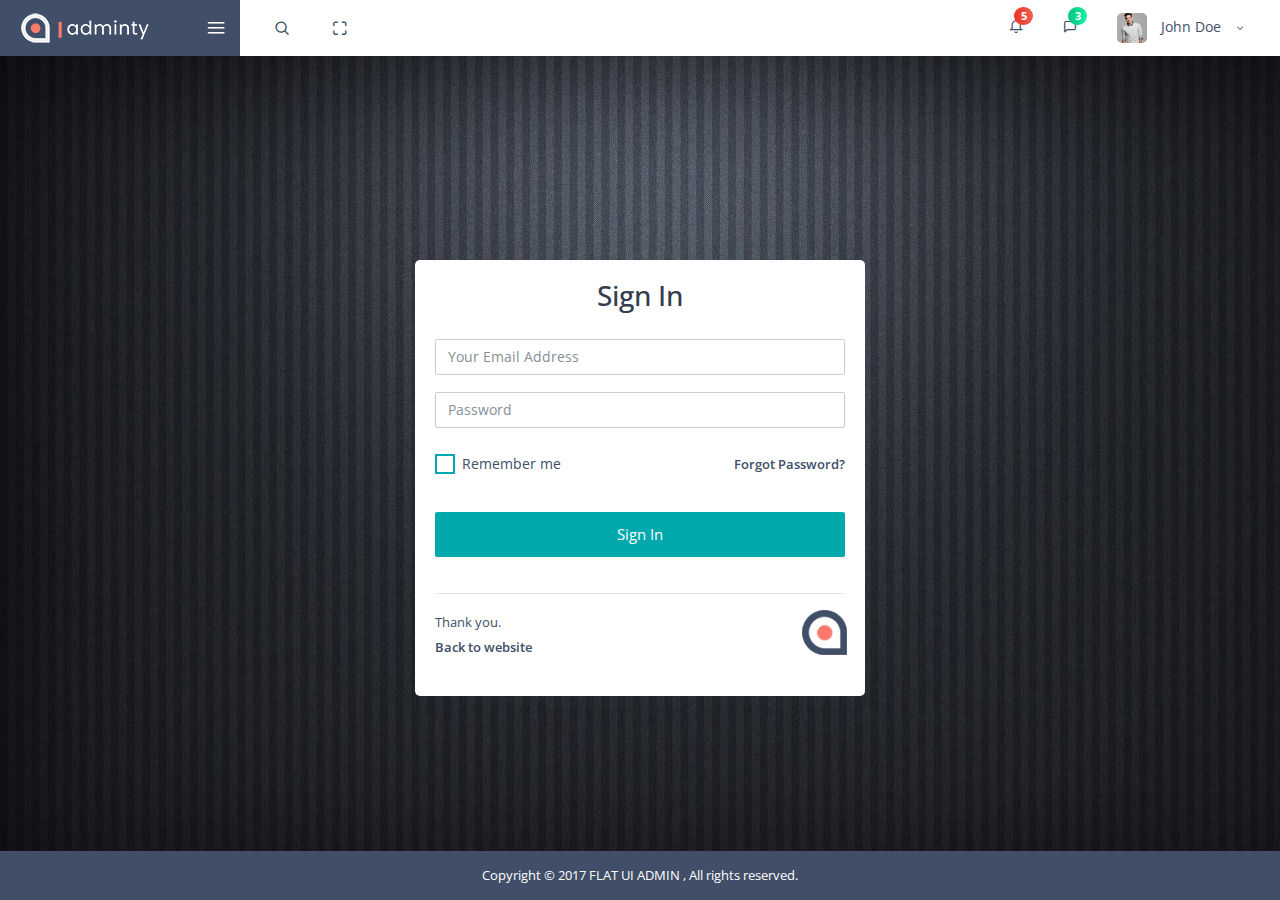
<file: auth-normal-sign-in-header-footer.htm>
﻿
<!DOCTYPE html>
<html lang="en">

<head>
    <title>Adminty - Premium Admin Template by Colorlib </title>
    <!-- HTML5 Shim and Respond.js IE10 support of HTML5 elements and media queries -->
    <!-- WARNING: Respond.js doesn't work if you view the page via file:// -->
    <!--[if lt IE 10]>
      <script src="https://oss.maxcdn.com/libs/html5shiv/3.7.0/html5shiv.js"></script>
      <script src="https://oss.maxcdn.com/libs/respond.js/1.4.2/respond.min.js"></script>
      <![endif]-->
    <!-- Meta -->
    <meta charset="utf-8">
    <meta name="viewport" content="width=device-width, initial-scale=1.0, user-scalable=0, minimal-ui">
    <meta http-equiv="X-UA-Compatible" content="IE=edge">
    <meta name="description" content="#">
    <meta name="keywords" content="Admin , Responsive, Landing, Bootstrap, App, Template, Mobile, iOS, Android, apple, creative app">
    <meta name="author" content="#">
    <!-- Favicon icon -->
    <link rel="icon" href="..\files\assets\images\favicon.ico" type="image/x-icon">
    <!-- Google font--><link href="https://fonts.googleapis.com/css?family=Open+Sans:400,600,800" rel="stylesheet">
    <!-- Required Fremwork -->
    <link rel="stylesheet" type="text/css" href="..\files\bower_components\bootstrap\css\bootstrap.min.css">
    <!-- themify-icons line icon -->
    <link rel="stylesheet" type="text/css" href="..\files\assets\icon\themify-icons\themify-icons.css">
    <!-- ico font -->
    <link rel="stylesheet" type="text/css" href="..\files\assets\icon\icofont\css\icofont.css">
    <!-- feather Awesome -->
    <link rel="stylesheet" type="text/css" href="..\files\assets\icon\feather\css\feather.css">
    <!-- Style.css -->
    <link rel="stylesheet" type="text/css" href="..\files\assets\css\style.css">
</head>
<body>
<!-- Pre-loader start -->
<div class="theme-loader">
    <div class="ball-scale">
        <div class='contain'>
            <div class="ring">
                <div class="frame"></div>
            </div>
            <div class="ring">
                <div class="frame"></div>
            </div>
            <div class="ring">
                <div class="frame"></div>
            </div>
            <div class="ring">
                <div class="frame"></div>
            </div>
            <div class="ring">
                <div class="frame"></div>
            </div>
            <div class="ring">
                <div class="frame"></div>
            </div>
            <div class="ring">
                <div class="frame"></div>
            </div>
            <div class="ring">
                <div class="frame"></div>
            </div>
            <div class="ring">
                <div class="frame"></div>
            </div>
            <div class="ring">
                <div class="frame"></div>
            </div>
        </div>
    </div>
</div>
    <!-- Pre-loader end -->
    <div id="pcoded" class="pcoded load-height">
        <div class="pcoded-overlay-box"></div>
        <div class="pcoded-container navbar-wrapper">
            <nav class="navbar header-navbar pcoded-header auth-header" header-theme="theme1">
                <div class="navbar-wrapper">

                    <div class="navbar-logo" logo-theme="theme1">
                        <a class="mobile-menu" id="mobile-collapse" href="#!">
                            <i class="feather icon-menu"></i>
                        </a>
                        <a href="index-1.htm">
                            <img class="img-fluid" src="..\files\assets\images\logo.png" alt="Theme-Logo">
                        </a>
                        <a class="mobile-options">
                            <i class="feather icon-more-horizontal"></i>
                        </a>
                    </div>

                    <div class="navbar-container container-fluid">
                        <ul class="nav-left">
                            <li class="header-search">
                                <div class="main-search morphsearch-search">
                                    <div class="input-group">
                                        <span class="input-group-addon search-close"><i class="feather icon-x"></i></span>
                                        <input type="text" class="form-control">
                                        <span class="input-group-addon search-btn"><i class="feather icon-search"></i></span>
                                    </div>
                                </div>
                            </li>
                            <li>
                                <a href="#!" onclick="javascript:toggleFullScreen()">
                                    <i class="feather icon-maximize full-screen"></i>
                                </a>
                            </li>
                        </ul>
                        <ul class="nav-right">
                            <li class="header-notification">
                                <div class="dropdown-primary dropdown">
                                    <div class="dropdown-toggle" data-toggle="dropdown">
                                        <i class="feather icon-bell"></i>
                                        <span class="badge bg-c-pink">5</span>
                                    </div>
                                    <ul class="show-notification notification-view dropdown-menu" data-dropdown-in="fadeIn" data-dropdown-out="fadeOut">
                                        <li>
                                            <h6>Notifications</h6>
                                            <label class="label label-danger">New</label>
                                        </li>
                                        <li>
                                            <div class="media">
                                                <img class="d-flex align-self-center img-radius" src="..\files\assets\images\avatar-4.jpg" alt="Generic placeholder image">
                                                <div class="media-body">
                                                    <h5 class="notification-user">John Doe</h5>
                                                    <p class="notification-msg">Lorem ipsum dolor sit amet, consectetuer elit.</p>
                                                    <span class="notification-time">30 minutes ago</span>
                                                </div>
                                            </div>
                                        </li>
                                        <li>
                                            <div class="media">
                                                <img class="d-flex align-self-center img-radius" src="..\files\assets\images\avatar-3.jpg" alt="Generic placeholder image">
                                                <div class="media-body">
                                                    <h5 class="notification-user">Joseph William</h5>
                                                    <p class="notification-msg">Lorem ipsum dolor sit amet, consectetuer elit.</p>
                                                    <span class="notification-time">30 minutes ago</span>
                                                </div>
                                            </div>
                                        </li>
                                        <li>
                                            <div class="media">
                                                <img class="d-flex align-self-center img-radius" src="..\files\assets\images\avatar-4.jpg" alt="Generic placeholder image">
                                                <div class="media-body">
                                                    <h5 class="notification-user">Sara Soudein</h5>
                                                    <p class="notification-msg">Lorem ipsum dolor sit amet, consectetuer elit.</p>
                                                    <span class="notification-time">30 minutes ago</span>
                                                </div>
                                            </div>
                                        </li>
                                    </ul>
                                </div>
                            </li>
                            <li class="header-notification">
                                <div class="dropdown-primary dropdown">
                                    <div class="displayChatbox dropdown-toggle" data-toggle="dropdown">
                                        <i class="feather icon-message-square"></i>
                                        <span class="badge bg-c-green">3</span>
                                    </div>
                                </div>
                            </li>
                            <li class="user-profile header-notification">
                                <div class="dropdown-primary dropdown">
                                    <div class="dropdown-toggle" data-toggle="dropdown">
                                        <img src="..\files\assets\images\avatar-4.jpg" class="img-radius" alt="User-Profile-Image">
                                        <span>John Doe</span>
                                        <i class="feather icon-chevron-down"></i>
                                    </div>
                                    <ul class="show-notification profile-notification dropdown-menu" data-dropdown-in="fadeIn" data-dropdown-out="fadeOut">
                                        <li>
                                            <a href="#!">
                                                <i class="feather icon-settings"></i> Settings
                                            </a>
                                        </li>
                                        <li>
                                            <a href="user-profile.htm">
                                                <i class="feather icon-user"></i> Profile
                                            </a>
                                        </li>
                                        <li>
                                            <a href="email-inbox.htm">
                                                <i class="feather icon-mail"></i> My Messages
                                            </a>
                                        </li>
                                        <li>
                                            <a href="auth-lock-screen.htm">
                                                <i class="feather icon-lock"></i> Lock Screen
                                            </a>
                                        </li>
                                        <li>
                                            <a href="auth-normal-sign-in.htm">
                                                <i class="feather icon-log-out"></i> Logout
                                            </a>
                                        </li>
                                    </ul>

                                </div>
                            </li>
                        </ul>
                    </div>
                </div>
            </nav>
        </div>
        <!-- Menu header end -->
    <section class="login-block with-header">
            <!-- Container-fluid starts -->

            <div class="container-fluid">
                <div class="row">
                    <div class="col-sm-12">
                        <!-- Authentication card start -->
                        <form class="md-float-material form-material m-t-40 m-b-40">
                            <div class="auth-box card">
                                <div class="card-block">
                                    <div class="row m-b-20">
                                        <div class="col-md-12">
                                            <h3 class="text-center">Sign In</h3>
                                        </div>
                                    </div>
                                    <div class="form-group form-primary">
                                        <input type="text" name="email" class="form-control" required="" placeholder="Your Email Address">
                                        <span class="form-bar"></span>
                                    </div>
                                    <div class="form-group form-primary">
                                        <input type="password" name="password" class="form-control" required="" placeholder="Password">
                                        <span class="form-bar"></span>
                                    </div>
                                    <div class="row m-t-25 text-left">
                                        <div class="col-12">
                                            <div class="checkbox-fade fade-in-primary d-">
                                                <label>
                                                    <input type="checkbox" value="">
                                                    <span class="cr"><i class="cr-icon icofont icofont-ui-check txt-primary"></i></span>
                                                    <span class="text-inverse">Remember me</span>
                                                </label>
                                            </div>
                                            <div class="forgot-phone text-right f-right">
                                                <a href="auth-reset-password.htm" class="text-right f-w-600"> Forgot Password?</a>
                                            </div>
                                        </div>
                                    </div>
                                    <div class="row m-t-30">
                                        <div class="col-md-12">
                                            <button type="button" class="btn btn-primary btn-md btn-block waves-effect waves-light text-center m-b-20">Sign in</button>
                                        </div>
                                    </div>
                                    <hr>
                                    <div class="row">
                                        <div class="col-md-10">
                                            <p class="text-inverse text-left m-b-0">Thank you.</p>
                                            <p class="text-inverse text-left"><a href="index-1.htm"><b class="f-w-600">Back to website</b></a></p>
                                        </div>
                                        <div class="col-md-2">
                                            <img src="..\files\assets\images\auth\Logo-small-bottom.png" alt="small-logo.png">
                                        </div>
                                    </div>
                                </div>
                            </div>
                        </form>
                        <!-- Authentication card end -->
                    </div>
                    <!-- end of col-sm-12 -->
                </div>
                <!-- end of row -->
            </div>
            <!-- end of container-fluid -->
        </section>
    </div>


    <div class="footer bg-inverse">
        <p class="text-center">Copyright &copy; 2017 FLAT UI ADMIN , All rights reserved.</p>
    </div>
    <!-- Warning Section Starts -->
    <!-- Older IE warning message -->
    <!--[if lt IE 10]>
<div class="ie-warning">
    <h1>Warning!!</h1>
    <p>You are using an outdated version of Internet Explorer, please upgrade <br/>to any of the following web browsers to access this website.</p>
    <div class="iew-container">
        <ul class="iew-download">
            <li>
                <a href="http://www.google.com/chrome/">
                    <img src="../files/assets/images/browser/chrome.png" alt="Chrome">
                    <div>Chrome</div>
                </a>
            </li>
            <li>
                <a href="https://www.mozilla.org/en-US/firefox/new/">
                    <img src="../files/assets/images/browser/firefox.png" alt="Firefox">
                    <div>Firefox</div>
                </a>
            </li>
            <li>
                <a href="http://www.opera.com">
                    <img src="../files/assets/images/browser/opera.png" alt="Opera">
                    <div>Opera</div>
                </a>
            </li>
            <li>
                <a href="https://www.apple.com/safari/">
                    <img src="../files/assets/images/browser/safari.png" alt="Safari">
                    <div>Safari</div>
                </a>
            </li>
            <li>
                <a href="http://windows.microsoft.com/en-us/internet-explorer/download-ie">
                    <img src="../files/assets/images/browser/ie.png" alt="">
                    <div>IE (9 & above)</div>
                </a>
            </li>
        </ul>
    </div>
    <p>Sorry for the inconvenience!</p>
</div>
<![endif]-->
    <!-- Warning Section Ends -->
    <!-- Required Jquery -->
    <script type="text/javascript" src="..\files\bower_components\jquery\js\jquery.min.js"></script>
    <script type="text/javascript" src="..\files\bower_components\jquery-ui\js\jquery-ui.min.js"></script>
    <script type="text/javascript" src="..\files\bower_components\popper.js\js\popper.min.js"></script>
    <script type="text/javascript" src="..\files\bower_components\bootstrap\js\bootstrap.min.js"></script>
    <!-- jquery slimscroll js -->
    <script type="text/javascript" src="..\files\bower_components\jquery-slimscroll\js\jquery.slimscroll.js"></script>
    <!-- modernizr js -->
    <script type="text/javascript" src="..\files\bower_components\modernizr\js\modernizr.js"></script>
    <script type="text/javascript" src="..\files\bower_components\modernizr\js\css-scrollbars.js"></script>
    <!-- i18next.min.js -->
    <script type="text/javascript" src="..\files\bower_components\i18next\js\i18next.min.js"></script>
    <script type="text/javascript" src="..\files\bower_components\i18next-xhr-backend\js\i18nextXHRBackend.min.js"></script>
    <script type="text/javascript" src="..\files\bower_components\i18next-browser-languagedetector\js\i18nextBrowserLanguageDetector.min.js"></script>
    <script type="text/javascript" src="..\files\bower_components\jquery-i18next\js\jquery-i18next.min.js"></script>
    <!-- Custom js -->
    <script type="text/javascript" src="..\files\assets\js\script.js"></script>
<!-- Global site tag (gtag.js) - Google Analytics -->
<script async="" src="https://www.googletagmanager.com/gtag/js?id=UA-23581568-13"></script>
<script>
  window.dataLayer = window.dataLayer || [];
  function gtag(){dataLayer.push(arguments);}
  gtag('js', new Date());

  gtag('config', 'UA-23581568-13');
</script>
</body>

</html>
</file>
<file: files/assets/css/add-bill.css>
*{
    margin: 0;
    padding: 0;
    -webkit-box-sizing: border-box;
    -moz-box-sizing: border-box;
    box-sizing: border-box;
}

.selector-element {
    flex-wrap: wrap;
    /* justify-content: center; */
}
.selector-element div{
    transition: all 0.2s 0s linear;
    position: relative;
    min-width: fit-content;
}
.selector-element div::before{
    content: "✓";
    position: absolute;
    left: 50%;
    top: 100%;
    transform: translate(-50%, -20%);
    width: 20px;
    height: 20px;
    border-radius: 50%;
    background-color: #1bdd39;
    color: white;
    display: flex;
    align-items: center;
    justify-content: center;
    visibility: hidden;
}
.selector-element div:has(>input:checked){
    background-color: #01a9ac !important;
    color: white;
}
.selector-element div:has(>input:checked)::before{
    visibility: visible;
}
</file>
